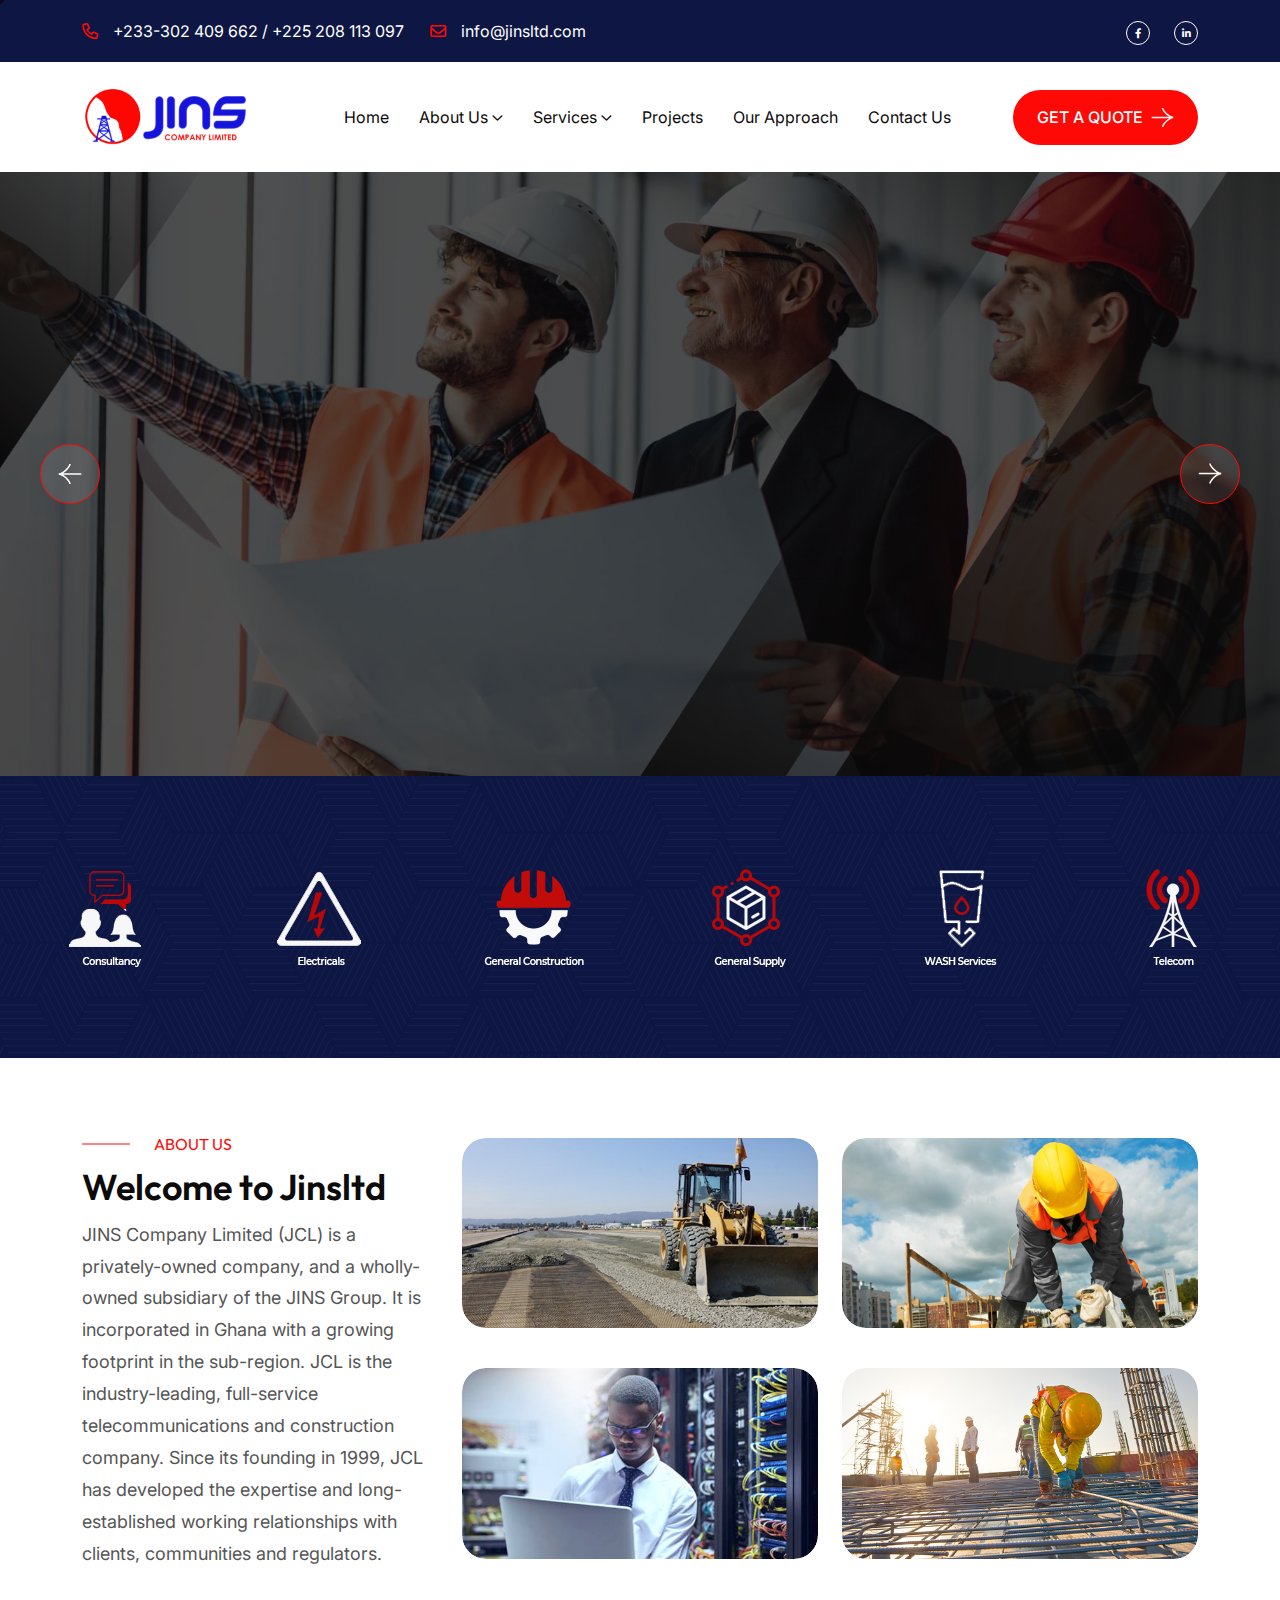
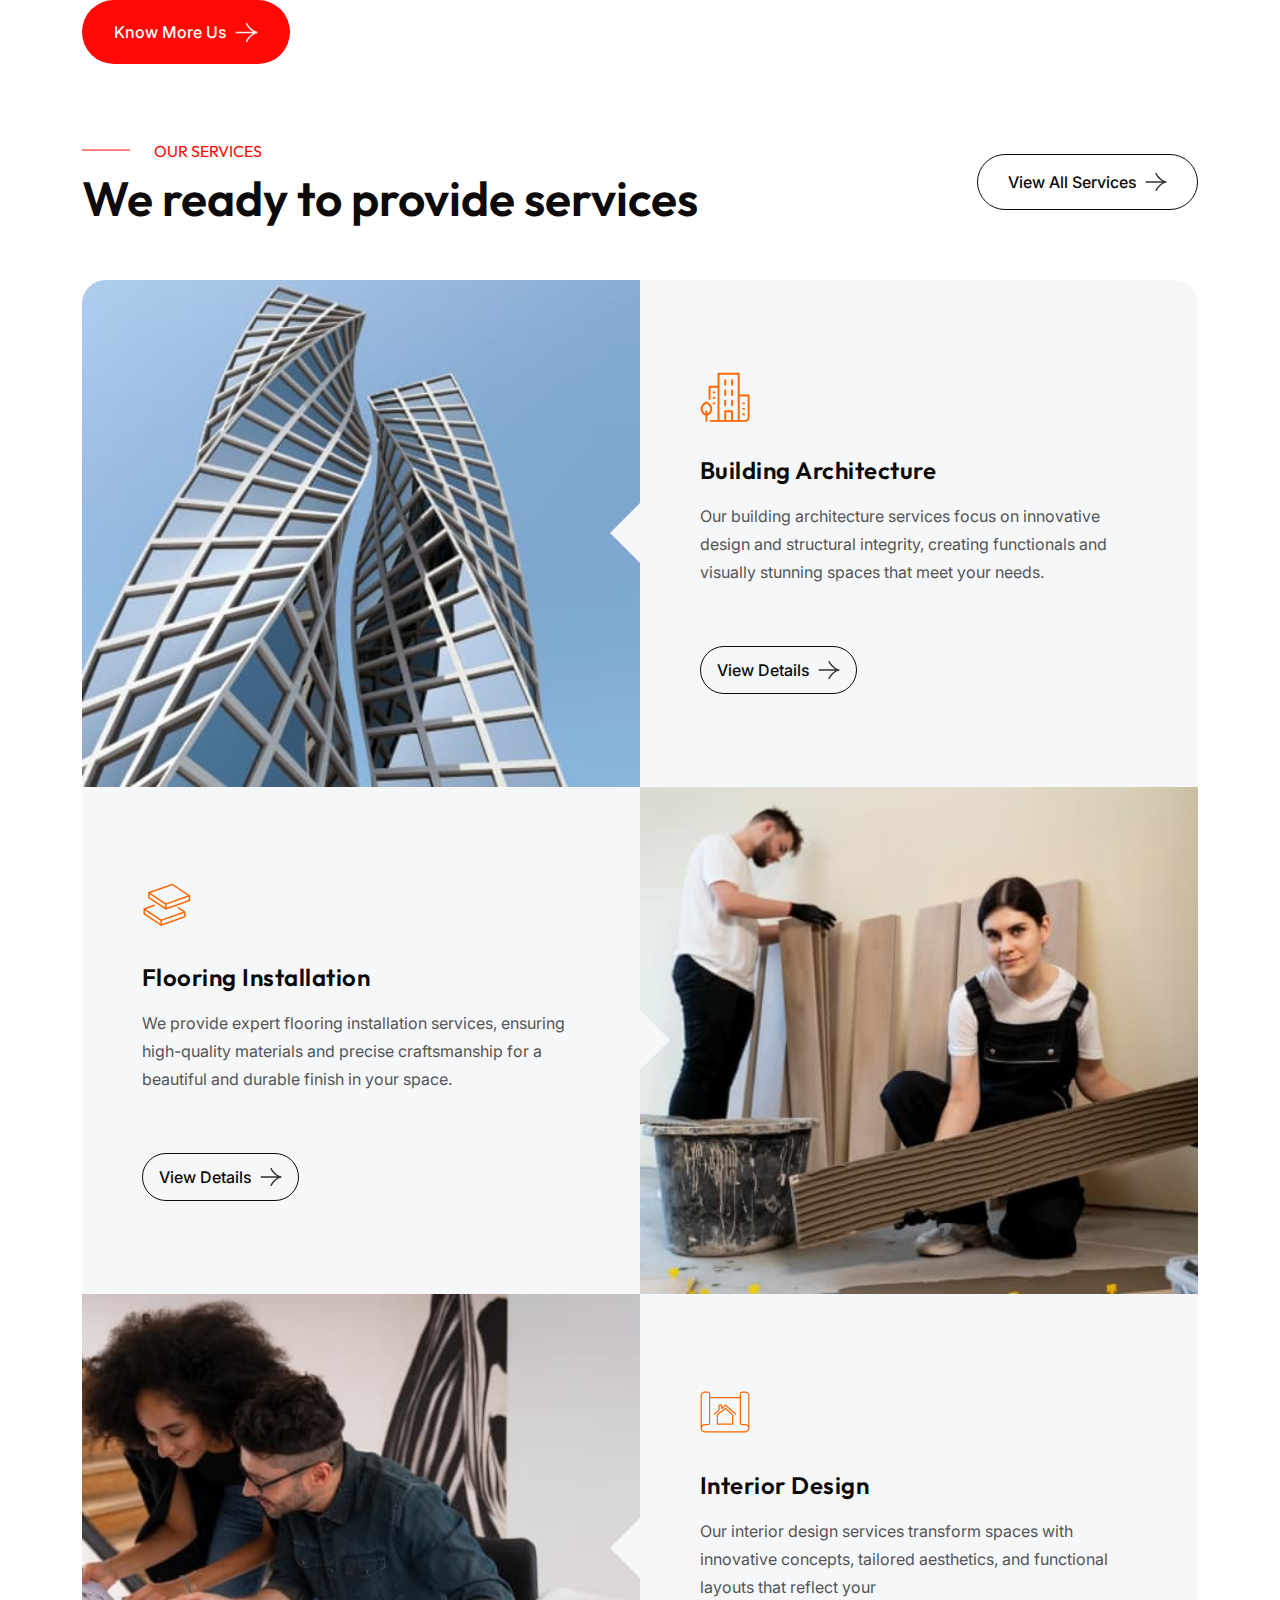
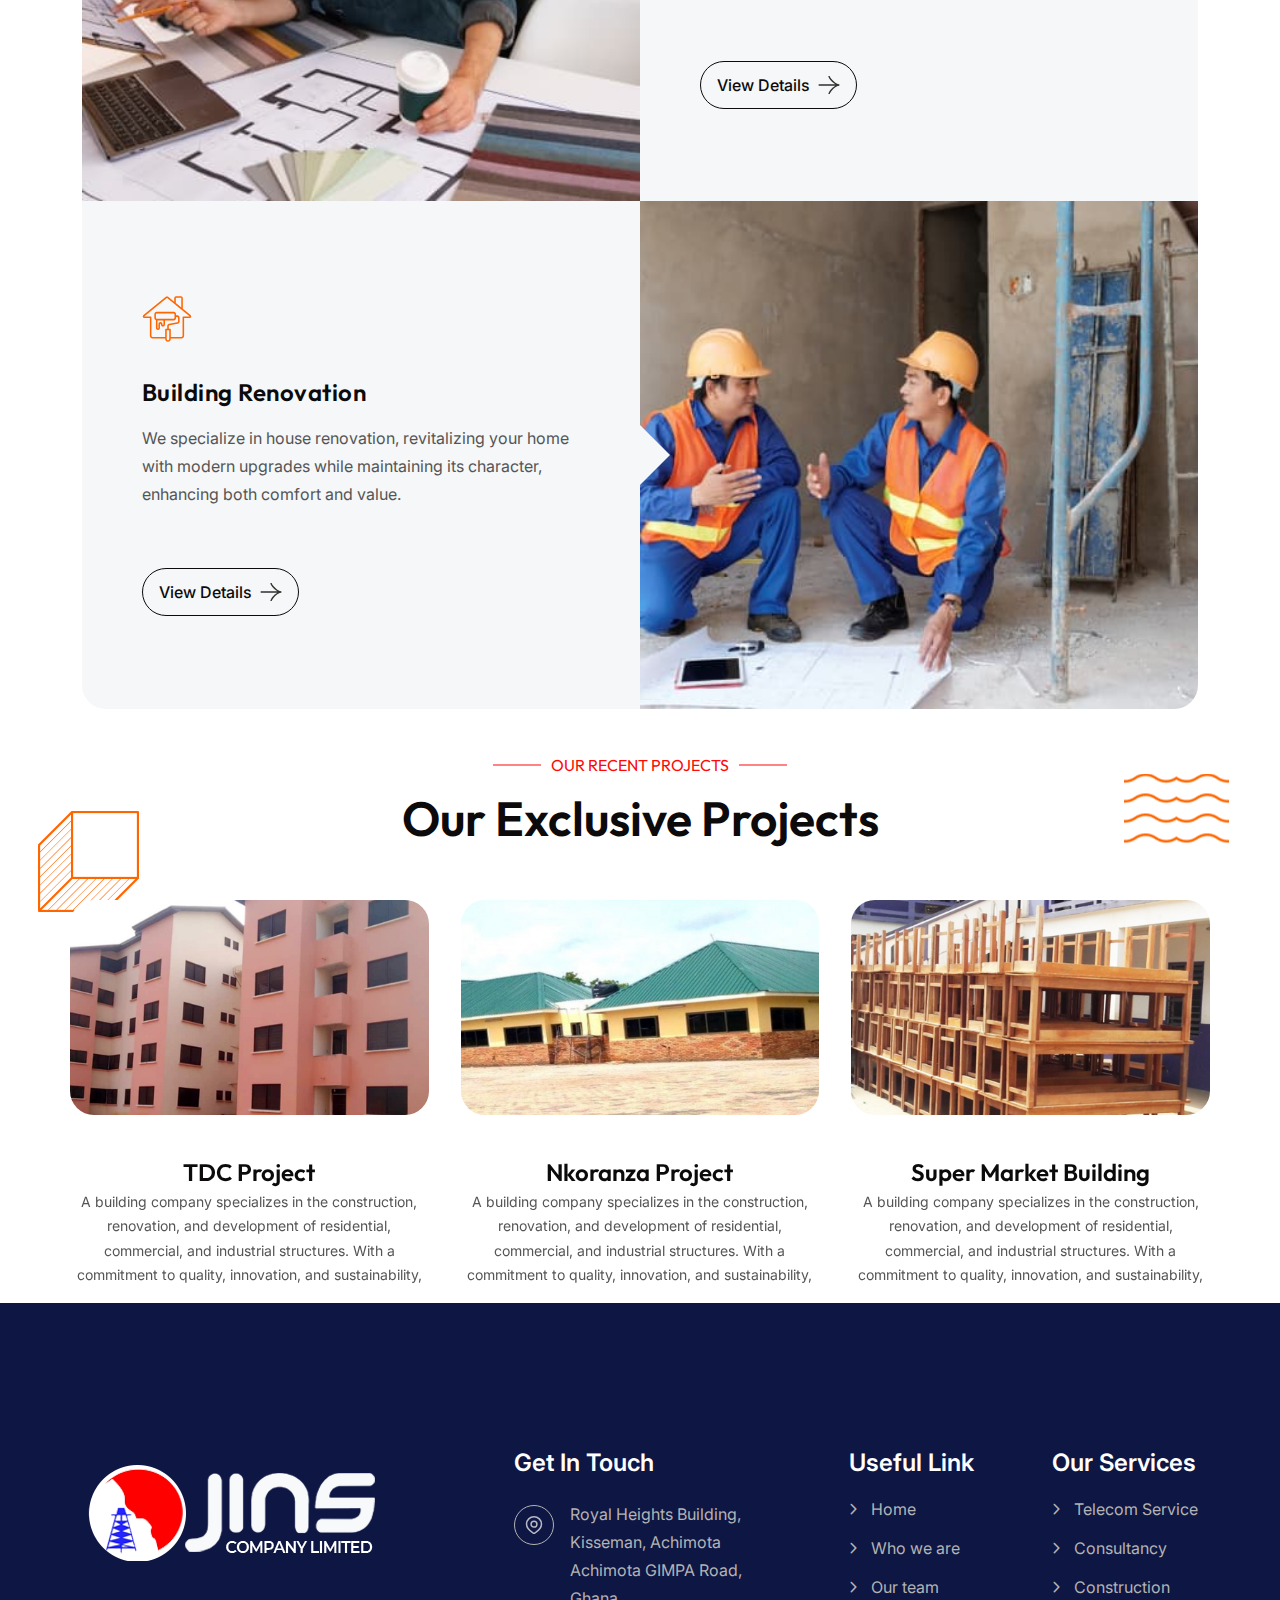
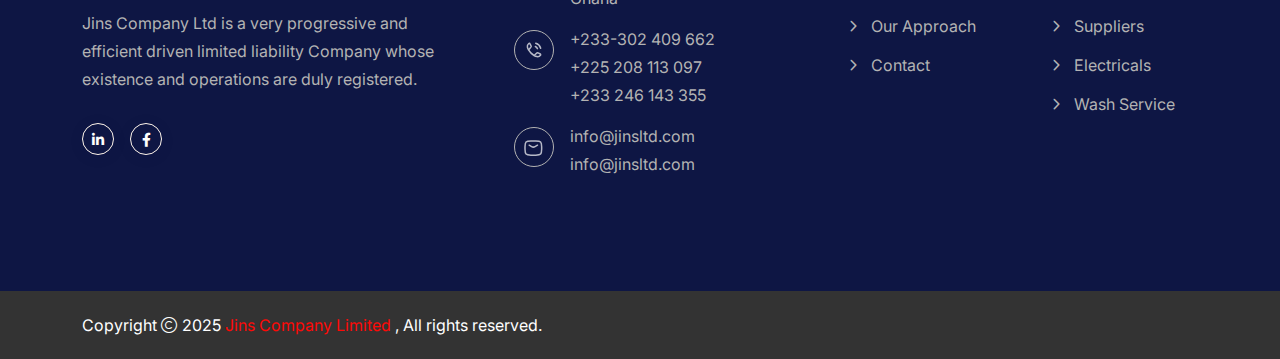
<file: index.html>
<!doctype html>
<html class="no-js" lang="zxx" dir="ltr">
    <head>
        <meta charset="utf-8">
        <meta http-equiv="x-ua-compatible" content="ie=edge">
        <title>Jins Company Limited</title>
        <meta name="author" content="Jins Ltd">
        <meta name="description" content="Jins Company Limited">
        <meta name="keywords" content="Jins Company Limited">
        <meta name="robots" content="INDEX,FOLLOW">
        <meta name="viewport" content="width=device-width,initial-scale=1,shrink-to-fit=no">
        <link rel="apple-touch-icon" sizes="57x57" href="assets/img/favicons/apple-icon-57x57.png">
        <link rel="apple-touch-icon" sizes="60x60" href="assets/img/favicons/apple-icon-60x60.png">
        <link rel="apple-touch-icon" sizes="72x72" href="assets/img/favicons/apple-icon-72x72.png">
        <link rel="apple-touch-icon" sizes="76x76" href="assets/img/favicons/apple-icon-76x76.png">
        <link rel="apple-touch-icon" sizes="114x114" href="assets/img/favicons/apple-icon-114x114.png">
        <link rel="apple-touch-icon" sizes="120x120" href="assets/img/favicons/apple-icon-120x120.png">
        <link rel="apple-touch-icon" sizes="144x144" href="assets/img/favicons/apple-icon-144x144.png">
        <link rel="apple-touch-icon" sizes="152x152" href="assets/img/favicons/apple-icon-152x152.png">
        <link rel="apple-touch-icon" sizes="180x180" href="assets/img/favicons/apple-icon-180x180.png">
        <link
            rel="icon"
            type="image/png"
            sizes="192x192"
            href="assets/img/logo.png"
        >
        <link
            rel="icon"
            type="image/png"
            sizes="32x32"
            href="assets/img/logo.png"
        >
        <link
            rel="icon"
            type="image/png"
            sizes="96x96"
            href="assets/img/logo.png"
        >
        <link
            rel="icon"
            type="image/png"
            sizes="16x16"
            href="assets/img/logo.png"
        >
        <!-- <link rel="manifest" href="assets/img/favicons/manifest.json"> -->
        <meta name="msapplication-TileColor" content="#ffffff">
        <meta name="msapplication-TileImage" content="assets/img/favicons/ms-icon-144x144.png">
        <meta name="theme-color" content="#ffffff">
        <link rel="preconnect" href="https://fonts.googleapis.com/">
        <link rel="preconnect" href="https://fonts.gstatic.com/" crossorigin>
        <link href="https://fonts.googleapis.com/css2?family=Inter:wght@100..900&amp;family=Outfit:wght@100..900&amp;display=swap" rel="stylesheet">
        <link rel="stylesheet" href="assets/css/bootstrap.min.css">
        <link rel="stylesheet" href="assets/css/fontawesome.min.css">
        <link rel="stylesheet" href="assets/css/app.min.css">
        <link rel="stylesheet" href="assets/css/style.css">
    </head>
    <body class="">
        <div class="cursor-follower"></div>
        <!--  -->
        <div class="preloader">
            <div class="preloader-inner">
                <div class="mb-4">
                    <img src="assets/img/logo.png" alt="img">
                </div>
            </div>
        </div>
        <div class="th-menu-wrapper onepage-nav">
            <div class="th-menu-area text-center">
                <button class="th-menu-toggle">
                    <i class="fal fa-times"></i>
                </button>
                <div class="mobile-logo">
                    <a href="index.html">
                        <img src="assets/img/footer_logo.png" alt="Jins Ltd">
                    </a>
                </div>
                <div class="th-mobile-menu allow-natural-scroll">
                    <ul>
                        <li>
                            <a href="index.html">Home</a>
                        </li>
                        <li class="menu-item-has-children">
                            <a href="">About Us</a>
                            <ul class="sub-menu">
                                <li>
                                    <a href="/about.html">Who We Are</a>
                                </li>
                                <li>
                                    <a href="/team.html">Our Team</a>
                                </li>
                            </ul>
                        </li>
                        <li class="menu-item-has-children">
                            <a href="service.html">Services</a>
                            <ul class="sub-menu">
                                <li>
                                    <a href="/telecom-service.html">Telecoms</a>
                                </li>
                                <li>
                                    <a href="/general-construction.html">General Construction</a>
                                </li>
                                <li>
                                    <a href="/general-supplies.html">General Supply</a>
                                </li>
                                <li>
                                    <a href="/electricals.html"> Electricals</a>
                                </li>
                                <li>
                                    <a href="/wash-services.html">Wash Services</a>
                                </li>
                                <li>
                                    <a href="/consultancy.html">Consultancy</a>
                                </li>
                            </ul>
                        </li>
                        <li>
                            <a href="project.html">Projects</a>
                        </li>
                        <li>
                            <a href="our-approach.html">Our Approach</a>
                        </li>
                        <li>
                            <a href="contact.html">Contact Us</a>
                        </li>
                    </ul>
                </div>
            </div>
        </div>
        <header class="th-header header-layout6">
            <div class="header-top">
                <div class="container">
                    <div class="row justify-content-center justify-content-lg-between align-items-center gy-2">
                        <div class="col-auto d-none d-lg-block">
                            <div class="header-links">
                                <ul>
                                    <li>
                                        <i class="far fa-phone"></i>
                                        <a href="tel:+01234567890">+233-302 409 662 / +225 208 113 097</a>
                                    </li>
                                    <li>
                                        <i class="far fa-envelope"></i>
                                        <a href="mailto:info@jinsltd.com">info@jinsltd.com</a>
                                    </li>
                                </ul>
                            </div>
                        </div>
                        <div class="col-auto">
                            <div class="social-links">
                                <a href="https://www.facebook.com/">
                                    <i class="fab fa-facebook-f"></i>
                                </a>
                                <a href="https://www.linkedin.com/">
                                    <i class="fab fa-linkedin-in"></i>
                                </a>
                            </div>
                        </div>
                    </div>
                </div>
            </div>
            <div class="sticky-wrapper">
                <div class="container">
                    <div class="menu-area">
                        <div class="row align-items-center justify-content-between">
                            <div class="col-auto">
                                <div class="header-logo">
                                    <a href="index.html">
                                        <img src="/assets/img/logo.png" alt="Jins Ltd">
                                    </a>
                                </div>
                            </div>
                            <div class="col-auto">
                                <nav class="main-menu d-none d-lg-inline-block">
                                    <ul>
                                        <li>
                                            <a href="index.html">Home</a>
                                        </li>
                                        <li class="menu-item-has-children">
                                            <a href="">About Us</a>
                                            <ul class="sub-menu">
                                                <li>
                                                    <a href="/about.html">Who We Are</a>
                                                </li>
                                                <li>
                                                    <a href="/team.html">Our Team</a>
                                                </li>
                                            </ul>
                                        </li>
                                        <li class="menu-item-has-children">
                                            <a href="service.html">Services</a>
                                            <ul class="sub-menu">
                                                <li>
                                                    <a href="/telecom-service.html">Telecom</a>
                                                </li>
                                                <li>
                                                    <a href="/general-construction.html">General Construction</a>
                                                </li>
                                                <li>
                                                    <a href="/general-supplies.html">General Supply</a>
                                                </li>
                                                <li>
                                                    <a href="/electricals.html"> Electricals</a>
                                                </li>
                                                <li>
                                                    <a href="/wash-services.html">Wash Services</a>
                                                </li>
                                                <li>
                                                    <a href="/consultancy.html">Consultancy</a>
                                                </li>
                                            </ul>
                                        </li>
                                        <li>
                                            <a href="our-approach.html">Projects</a>
                                        </li>
                                        <li>
                                            <a href="our-approach.html">Our Approach</a>
                                        </li>
                                        <li>
                                            <a href="contact.html">Contact Us</a>
                                        </li>
                                    </ul>
                                </nav>
                                <div class="header-button d-flex d-lg-none">
                                    <button type="button" class="th-menu-toggle sidebar-btn">
                                        <span class="line"></span>
                                        <span class="line"></span>
                                        <span class="line"></span>
                                    </button>
                                </div>
                            </div>
                            <div class="col-auto d-none d-xl-block">
                                <div class="header-button">
                                    <a href="contact.html" class="th-btn style4 th-btn-icon">GET A QUOTE</a>
                                </div>
                            </div>
                        </div>
                    </div>
                </div>
            </div>
        </header>
        <div class="th-hero-wrapper hero-13" id="hero">
            <div class="slider-area hero-slider13">
                <div class="swiper th-slider" id="heroSlide13" data-slider-options='{"effect":"fade"}'>
                    <div class="swiper-wrapper">
                        <div class="swiper-slide">
                            <div
                                class="th-hero-bg"
                                data-bg-src="/assets/img/hero/hero_bg_13_1.jpg"
                                data-overlay="title"
                                data-opacity="7"
                            >
                                <img src="/assets/img/hero/hero_bg_overlay13_1.png" alt="img">
                            </div>
                            <div class="container">
                                <div class="hero-style13 text-center">
                                    <h4 class="hero-subtitle" data-ani="slideinup" data-ani-delay="0.2s">Welcome to Jins Ltd</h4>
                                    <h1 class="hero-title text-white">
                                        <span class="title" data-ani="slideinup" data-ani-delay="0.3s">We Construction Your</span>
                                        <span class="title" data-ani="slideinup" data-ani-delay="0.4s">
                                            Modern
                                            <span class="text-theme">Home</span>
                                        </span>
                                    </h1>
                                    <div class="btn-wrap justify-content-center" data-ani="slideinup" data-ani-delay="0.6s">
                                        <a href="contact.html" class="th-btn style4 th-btn-icon">Request A Quote</a>
                                    </div>
                                </div>
                            </div>
                        </div>
                        <div class="swiper-slide">
                            <div
                                class="th-hero-bg"
                                data-bg-src="/assets/img/hero/hero_bg_network.jpg"
                                data-overlay="title"
                                data-opacity="7"
                            >
                                <!-- <img src="assets/img/hero/hero_bg_overlay13_1.png" alt="img"> --></div>
                            <div class="container">
                                <div class="hero-style13 text-center">
                                    <h4 class="hero-subtitle" data-ani="slideinup" data-ani-delay="0.2s">Welcome to Jins Ltd</h4>
                                    <h1 class="hero-title text-white">
                                        <span class="title" data-ani="slideinup" data-ani-delay="0.3s">We Provide</span>
                                        <span class="title" data-ani="slideinup" data-ani-delay="0.4s">
                                            Telecom
                                            <span class="text-theme">solutions</span>
                                        </span>
                                    </h1>
                                    <div class="btn-wrap justify-content-center" data-ani="slideinup" data-ani-delay="0.6s">
                                        <a href="contact.html" class="th-btn style4 th-btn-icon">Request A Quote</a>
                                    </div>
                                </div>
                            </div>
                        </div>
                        <div class="swiper-slide">
                            <div
                                class="th-hero-bg"
                                data-bg-src="assets/img/hero/hero_bg_13_3.jpg"
                                data-overlay="title"
                                data-opacity="7"
                            >
                                <img src="assets/img/hero/hero_bg_overlay13_1.png" alt="img">
                            </div>
                            <div class="container">
                                <div class="hero-style13 text-center">
                                    <h4 class="hero-subtitle" data-ani="slideinup" data-ani-delay="0.2s">Don’t Missed Out</h4>
                                    <h1 class="hero-title text-white">
                                        <span class="title" data-ani="slideinup" data-ani-delay="0.3s">Your One Stop</span>
                                        <span class="title" data-ani="slideinup" data-ani-delay="0.4s">
                                            Electricals
                                            <span class="text-theme">Supplier</span>
                                        </span>
                                    </h1>
                                    <div class="btn-wrap justify-content-center" data-ani="slideinup" data-ani-delay="0.6s">
                                        <a href="contact.html" class="th-btn style4 th-btn-icon">Request A Quote</a>
                                    </div>
                                </div>
                            </div>
                        </div>
                    </div>
                    <div class="slider-arrow slider-prev">
                        <img src="assets/img/icon/arrow-left.svg" alt="icon">
                    </div>
                    <div class="slider-arrow slider-next">
                        <img src="assets/img/icon/arrow-right.svg" alt="icon">
                    </div>
                </div>
            </div>
        </div>
        <div class="client-area-4 space bg-blue overflow-hidden" data-bg-src="assets/img/bg/award-bg-1-1.png">
            <div class="container-fluid">
                <div class="swiper th-slider has-shadow client-slider7" id="clientSlider7" data-slider-options='{"breakpoints":{"0":{"slidesPerView":2},"576":{"slidesPerView":"3"},"768":{"slidesPerView":"4"},"992":{"slidesPerView":"5"},"1200":{"slidesPerView":"6"}}}'>
                    <div class="swiper-wrapper">
                        <div class="swiper-slide">
                            <a href="#" class="client-card">
                                <img src="assets/img/home-service-icon/consultancy_icon.png" alt="Image">
                            </a>
                        </div>
                        <div class="swiper-slide">
                            <a href="#" class="client-card">
                                <img src="assets/img/home-service-icon/electricals_icon.png" alt="Image">
                            </a>
                        </div>
                        <div class="swiper-slide">
                            <a href="#" class="client-card">
                                <img src="assets/img/home-service-icon/general_construction_icon.png" alt="Image">
                            </a>
                        </div>
                        <div class="swiper-slide">
                            <a href="#" class="client-card">
                                <img src="assets/img/home-service-icon/general_supply_icon.png" alt="Image">
                            </a>
                        </div>
                        <div class="swiper-slide">
                            <a href="#" class="client-card">
                                <img src="assets/img/home-service-icon/wash_services_icon.png" alt="Image">
                            </a>
                        </div>
                        <div class="swiper-slide">
                            <a href="#" class="client-card">
                                <img src="assets/img/home-service-icon/Telecom_icon.png" alt="Image">
                            </a>
                        </div>
                               
                    </div>
                </div>
            </div>
        </div>
        <div class="about-area-13 space-top overflow-hidden">
            <div class="container">
                <div class="row gy-40">
                    <div class="col-xl-4 col-lg-6">
                        <div class="about-wrap13-2">
                            <div class="title-area mb-20">
                                <span class="sub-title2">ABOUT US</span>
                                <h3 class="sec-title">Welcome to Jinsltd</h3>
                                <p class="sec-text">
                                    JINS Company Limited (JCL) is a privately-owned company, and a wholly-owned subsidiary of the JINS Group. It is incorporated in Ghana with a growing footprint in the sub-region. JCL is the industry-leading, full-service telecommunications and construction company. Since its founding in 1999, JCL has developed the expertise and long-established working relationships with clients, communities and regulators.
                                </p>
                            </div>
                            <!-- <div class="checklist style2">
                                <ul>
                                    <li>
                                        <img src="assets/img/icon/checkmark.svg" alt="img">
                                        Advanced Building Materials
                                    </li>
                                    <li>
                                        <img src="assets/img/icon/checkmark.svg" alt="img">
                                        100% Satisfaction guarantee
                                    </li>
                                    <li>
                                        <img src="assets/img/icon/checkmark.svg" alt="img">
                                        Prefabrication & Modular Construction
                                    </li>
                                </ul>
                            </div> -->
                            <div class="btn-wrap mt-30">
                                <a href="about.html" class="th-btn style4 th-btn-icon">Know More Us</a>
                            </div>
                        </div>
                    </div>
                    <div class="col-xl-4">
                        <div class="about-thumb13">
                            <div class="img1">
                                <img
                                    class="w-100"
                                    src="assets/img/home_service/service_1.jpg"
                                    alt="img"
                                    width="565"
                                    height="300"
                                >
                            </div>
                        </div>
                        <div class="about-wrap13-1">
                            <ul class="about-info-list">
                                <!-- <li>
                                    <h4 class="box-title">Faster Project Completion</h4>
                                </li> --></ul>
                        </div>
                        <div class="about-thumb13">
                            <div class="img1">
                                <img
                                    class="w-100"
                                    src="assets/img/home_service/service_2.jpg"
                                    alt="img"
                                    width="565"
                                    height="300"
                                >
                            </div>
                        </div>
                        <div class="about-wrap13-1">
                            <ul class="about-info-list">
                                <!-- <li>
                                    <h4 class="box-title">Faster Project Completion</h4>
                                </li> --></ul>
                        </div>
                    </div>
                    <div class="col-xl-4">
                        <div class="about-thumb13">
                            <div class="img1">
                                <img
                                    class="w-100"
                                    src="assets/img/home_service/service_3.jpg"
                                    alt="img"
                                    width="565"
                                    height="300"
                                >
                            </div>
                        </div>
                        <div class="about-wrap13-1">
                            <ul class="about-info-list">
                                <!-- <li>
                                    <h4 class="box-title">Faster Project Completion</h4>
                                </li> --></ul>
                        </div>
                        <div class="about-thumb13">
                            <div class="img1">
                                <img
                                    class="w-100"
                                    src="assets/img/home_service/service_4.jpg"
                                    alt="img"
                                    width="565"
                                    height="300"
                                >
                            </div>
                        </div>
                        <div class="about-wrap13-1">
                            <ul class="about-info-list">
                                <!-- <li>
                                    <h4 class="box-title">Faster Project Completion</h4>
                                </li> --></ul>
                        </div>
                    </div>
                </div>
            </div>
        </div>
        <section class="space-top overflow-hidden" id="service-sec">
            <div class="container">
                <div class="row justify-content-between align-items-center">
                    <div class="col-xxl-6 col-lg-8">
                        <div class="title-area">
                            <span class="sub-title2">Our Services</span>
                            <h2 class="sec-title">We ready to provide services</h2>
                        </div>
                    </div>
                    <div class="col-auto">
                        <div class="sec-btn">
                            <a href="service.html" class="th-btn style-border2 th-btn-icon">View All Services</a>
                        </div>
                    </div>
                </div>
                <div class="property-card-wrap10">
                    <div class="property-card8">
                        <div class="property-card-thumb img-shine">
                            <img src="assets/img/property/property10-1.jpg" alt="img">
                        </div>
                        <div class="property-card-details">
                            <div class="box-icon">
                                <img src="assets/img/icon/property-single-icon10-1.svg" alt="img">
                            </div>
                            <h4 class="property-card-title">
                                <a href="service-details.html">Building Architecture</a>
                            </h4>
                            <p class="property-card-text">Our building architecture services focus on innovative design and structural integrity, creating functionals and visually stunning spaces that meet your needs.</p>
                            <div class="btn-wrap">
                                <a href="service-details.html" class="th-btn style-border2 th-btn-icon">View Details</a>
                            </div>
                        </div>
                    </div>
                    <div class="property-card8">
                        <div class="property-card-thumb img-shine">
                            <img src="assets/img/property/property10-2.jpg" alt="img">
                        </div>
                        <div class="property-card-details">
                            <div class="box-icon">
                                <img src="assets/img/icon/property-single-icon10-2.svg" alt="img">
                            </div>
                            <h4 class="property-card-title">
                                <a href="service-details.html">Flooring Installation</a>
                            </h4>
                            <p class="property-card-text">We provide expert flooring installation services, ensuring high-quality materials and precise craftsmanship for a beautiful and durable finish in your space.</p>
                            <div class="btn-wrap">
                                <a href="service-details.html" class="th-btn style-border2 th-btn-icon">View Details</a>
                            </div>
                        </div>
                    </div>
                    <div class="property-card8">
                        <div class="property-card-thumb img-shine">
                            <img src="assets/img/property/property10-3.jpg" alt="img">
                        </div>
                        <div class="property-card-details">
                            <div class="box-icon">
                                <img src="assets/img/icon/property-single-icon10-3.svg" alt="img">
                            </div>
                            <h4 class="property-card-title">
                                <a href="service-details.html">Interior Design</a>
                            </h4>
                            <p class="property-card-text">Our interior design services transform spaces with innovative concepts, tailored aesthetics, and functional layouts that reflect your</p>
                            <div class="btn-wrap">
                                <a href="service-details.html" class="th-btn style-border2 th-btn-icon">View Details</a>
                            </div>
                        </div>
                    </div>
                    <div class="property-card8">
                        <div class="property-card-thumb img-shine">
                            <img src="assets/img/property/property10-4.jpg" alt="img">
                        </div>
                        <div class="property-card-details">
                            <div class="box-icon">
                                <img src="assets/img/icon/property-single-icon10-4.svg" alt="img">
                            </div>
                            <h4 class="property-card-title">
                                <a href="service-details.html">Building Renovation</a>
                            </h4>
                            <p class="property-card-text">We specialize in house renovation, revitalizing your home with modern upgrades while maintaining its character, enhancing both comfort and value.</p>
                            <div class="btn-wrap">
                                <a href="service-details.html" class="th-btn style-border2 th-btn-icon">View Details</a>
                            </div>
                        </div>
                    </div>
                </div>
            </div>
        </section>
        <section class="overflow-hidden mt-50 mb-20">
            <div
                class="sec-bg-shape2-2 wave-anim shape-mockup d-xl-block d-none"
                data-bg-src="assets/img/shape/section_shape_2_2.jpg"
                data-top="3%"
                data-right="4%"
            ></div>
            <div class="sec-bg-shape2-3 jump shape-mockup d-xl-block d-none" data-top="10%" data-left="3%">
                <img src="assets/img/shape/section_shape_2_3.jpg" alt="img">
            </div>
            <div class="container">
                <div class="row justify-content-center align-items-center">
                    <div class="col-xxl-6 col-lg-8">
                        <div class="title-area text-center">
                            <span class="sub-title3 justify-content-center">our recent projects</span>
                            <h2 class="sec-title">Our Exclusive Projects</h2>
                        </div>
                    </div>
                </div>
            </div>
            <div class="container p-lg-0">
                <div class="slider-area project-slider4-1 slider-drag-wrap">
       <div class="swiper th-slider" data-slider-options='{"breakpoints":{"0":{"slidesPerView":1},"576":{"slidesPerView":"1"},"768":{"slidesPerView":"2"},"992":{"slidesPerView":"3"},"1200":{"slidesPerView":"3"},"1500":{"slidesPerView":"3"}},"spaceBetween":"32","grabCursor":"true","slideToClickedSlide":"false"}'>
        
        
  <!-- <div class="swiper th-slider" data-slider-options='{"breakpoints":{"0":{"slidesPerView":1},"576":{"slidesPerView":1},"768":{"slidesPerView":2,"spaceBetween":32},"1200":{"slidesPerView":3,"spaceBetween":32},"1500":{"slidesPerView":3,"spaceBetween":32}},"grabCursor":"true","slideToClickedSlide":"true","centeredSlides":"false"}'></div> -->
        
        
        <div class="swiper-wrapper">
            <div class="swiper-slide">
                <div class="portfolio-card style4">
                    <div class="portfolio-img">
                        <img src="assets/img/home_project/tdc_project.jpg" alt="project image">
                    </div>
                    <div class="portfolio-content">
                        <h3 class="portfolio-title">
                            <a href="project.html">TDC Project</a>
                        </h3>
                        <p class="portfolio-text">A building company specializes in the construction, renovation, and development of residential, commercial, and industrial structures. With a commitment to quality, innovation, and sustainability,</p>
                    </div>
                </div>
            </div>
            <div class="swiper-slide">
                <div class="portfolio-card style4">
                    <div class="portfolio-img">
                        <img src="assets/img/home_project/nkoranza_project.jpg" alt="project image">
                    </div>
                    <div class="portfolio-content">
                        <h3 class="portfolio-title">
                            <a href="project.html">Nkoranza Project</a>
                        </h3>
                        <p class="portfolio-text">A building company specializes in the construction, renovation, and development of residential, commercial, and industrial structures. With a commitment to quality, innovation, and sustainability,</p>
                    </div>
                </div>
            </div>
            <div class="swiper-slide">
                <div class="portfolio-card style4">
                    <div class="portfolio-img">
                        <img src="assets/img/home_project/chairs_project.jpg" alt="project image">
                    </div>
                    <div class="portfolio-content">
                        <h3 class="portfolio-title">
                            <a href="project.html">Super Market Building</a>
                        </h3>
                        <p class="portfolio-text">A building company specializes in the construction, renovation, and development of residential, commercial, and industrial structures. With a commitment to quality, innovation, and sustainability,</p>
                    </div>
                </div>
            </div>
            <div class="swiper-slide">
                <div class="portfolio-card style4">
                    <div class="portfolio-img">
                        <img src="assets/img/home_project/molg_project.jpg" alt="project image">
                    </div>
                    <div class="portfolio-content">
                        <h3 class="portfolio-title">
                            <a href="project.html">Molg Project</a>
                        </h3>
                        <p class="portfolio-text">A building company specializes in the construction, renovation, and development of residential, commercial, and industrial structures. With a commitment to quality, innovation, and sustainability,</p>
                    </div>
                </div>
            </div>
        </div>
        <!-- <div class="slider-pagination style3"></div> -->
    </div>
</div>
            </div>
        </section>
        <footer class="footer-wrapper footer-default bg-blue">
            <div class="container">
                <div class="footer-wrap" style="padding-top: 30px;">
                    <div class="widget-area">
                        <div class="row justify-content-between">
                            <div class="col-md-6 col-xl-4">
                                <div class="widget footer-widget">
                                    <div class="th-widget-about">
                                        <div class="about-logo">
                                            <a href="index.html">
                                                <img src="assets/img/footer_logo.png" alt="Jins Ltd">
                                            </a>
                                        </div>
                                        <p class="about-text">
                                            Jins Company Ltd is a very progressive and efficient driven
                                      limited liability Company  whose existence and operations are duly registered.
                                        </p>
                                        <div class="th-social style5">
                                            <a href="https://www.linkedin.com/">
                                                <i class="fab fa-linkedin-in"></i>
                                            </a>
                                            <a href="https://www.linkedin.com/">
                                                <i class="fab fa-facebook-f"></i>
                                            </a>
                                        </div>
                                    </div>
                                </div>
                            </div>
                            <div class="col-md-6 col-xl-auto">
                                <div class="widget footer-widget">
                                    <h3 class="widget_title">Get In Touch</h3>
                                    <div class="th-widget-contact">
                                        <div class="info-box_text">
                                            <div class="icon">
                                                <img src="assets/img/icon/location-dot.svg" alt="img">
                                            </div>
                                            <div class="details">
                                                <p>Royal Heights Building, Kisseman, Achimota</p>
                                                <p>Achimota GIMPA Road, Ghana</p>
                                            </div>
                                        </div>
                                        <div class="info-box_text">
                                            <div class="icon">
                                                <img src="assets/img/icon/phone.svg" alt="img">
                                            </div>
                                            <div class="details">
                                                <p>
                                                    <a href="tel:+0123456789" class="info-box_link">+233-302 409 662</a>
                                                </p>
                                                <p>
                                                    <a href="tel:+09876543210" class="info-box_link">+225 208 113 097</a>
                                                </p>
                                                <p>
                                                    <a href="tel:+09876543210" class="info-box_link">+233 246 143 355</a>
                                                </p>
                                            </div>
                                        </div>
                                        <div class="info-box_text">
                                            <div class="icon">
                                                <img src="assets/img/icon/envelope.svg" alt="img">
                                            </div>
                                            <div class="details">
                                                <p>
                                                    <a href="mailto:info@jinsltd.com" class="info-box_link">
                                                        info@jinsltd.com
                                                    </a>
                                                </p>
                                                <p>
                                                    <a href="mailto:info@jinsltd.com" class="info-box_link">
                                                        info@jinsltd.com
                                                    </a>
                                                </p>
                                            </div>
                                        </div>
                                    </div>
                                </div>
                            </div>
                            <div class="col-md-6 col-xl-auto">
                                <div class="widget widget_nav_menu footer-widget">
                                    <h3 class="widget_title">Useful Link</h3>
                                    <div class="menu-all-pages-container">
                                        <ul class="menu">
                                            <li>
                                                <a href="index.html">Home</a>
                                            </li>
                                            <li>
                                                <a href="about.html">Who we are</a>
                                            </li>
                                            <li>
                                                <a href="team.html">Our team</a>
                                            </li>
                                            <li>
                                                <a href="our-approach.html">Our Approach</a>
                                            </li>
                                            <li>
                                                <a href="contact.html">Contact</a>
                                            </li>
                                        </ul>
                                    </div>
                                </div>
                            </div>
                            <div class="col-md-6 col-xl-auto">
                                <div class="widget widget_nav_menu footer-widget">
                                    <h3 class="widget_title">Our Services</h3>
                                    <div class="menu-all-pages-container">
                                        <ul class="menu">
                                            <li>
                                                <a href="telecom-service.html">Telecom Service</a>
                                            </li>
                                            <li>
                                                <a href="consultancy.html">Consultancy</a>
                                            </li>
                                            <li>
                                                <a href="general-construction.html">Construction</a>
                                            </li>
                                            <li>
                                                <a href="general-supplies.html">Suppliers</a>
                                            </li>
                                            <li>
                                                <a href="electricals.html">Electricals</a>
                                            </li>
                                            <li>
                                                <a href="wash-services.html">Wash Service</a>
                                            </li>
                                        </ul>
                                    </div>
                                </div>
                            </div>
                        </div>
                    </div>
                </div>
            </div>
            <div class="copyright-wrap bg-gray">
                <div class="container">
                    <div class="row gy-2 align-items-center">
                        <div class="col-lg-6">
                            <p class="copyright-text text-white">
                                Copyright
                                <i class="fal fa-copyright"></i>
                                2025
                                <a href="index.html">Jins Company Limited</a>
                                , All rights reserved.
                            </p>
                        </div>
                        <!-- <div class="col-lg-6 text-center text-lg-end">
                            <div class="footer-links">
                                <ul>
                                    <li>
                                        <a href="contact.html">Terms of service</a>
                                    </li>
                                    <li>
                                        <a href="contact.html">Privacy policy</a>
                                    </li>
                                    <li>
                                        <a href="contact.html">Cookies</a>
                                    </li>
                                </ul>
                            </div>
                        </div> -->
                    </div>
                </div>
            </div>
        </footer>
        <div class="scroll-top">
            <svg
                class="progress-circle svg-content"
                width="100%"
                height="100%"
                viewBox="-1 -1 102 102"
            >
                <path d="M50,1 a49,49 0 0,1 0,98 a49,49 0 0,1 0,-98" style="transition: stroke-dashoffset 10ms linear 0s; stroke-dasharray: 307.919, 307.919; stroke-dashoffset: 307.919;"></path>
            </svg>
        </div>
        <script src="assets/js/vendor/jquery-3.7.1.min.js"></script>
        <script src="assets/js/app.min.js"></script>
        <script src="assets/js/main.js"></script>
    </body>
</html>
</file>
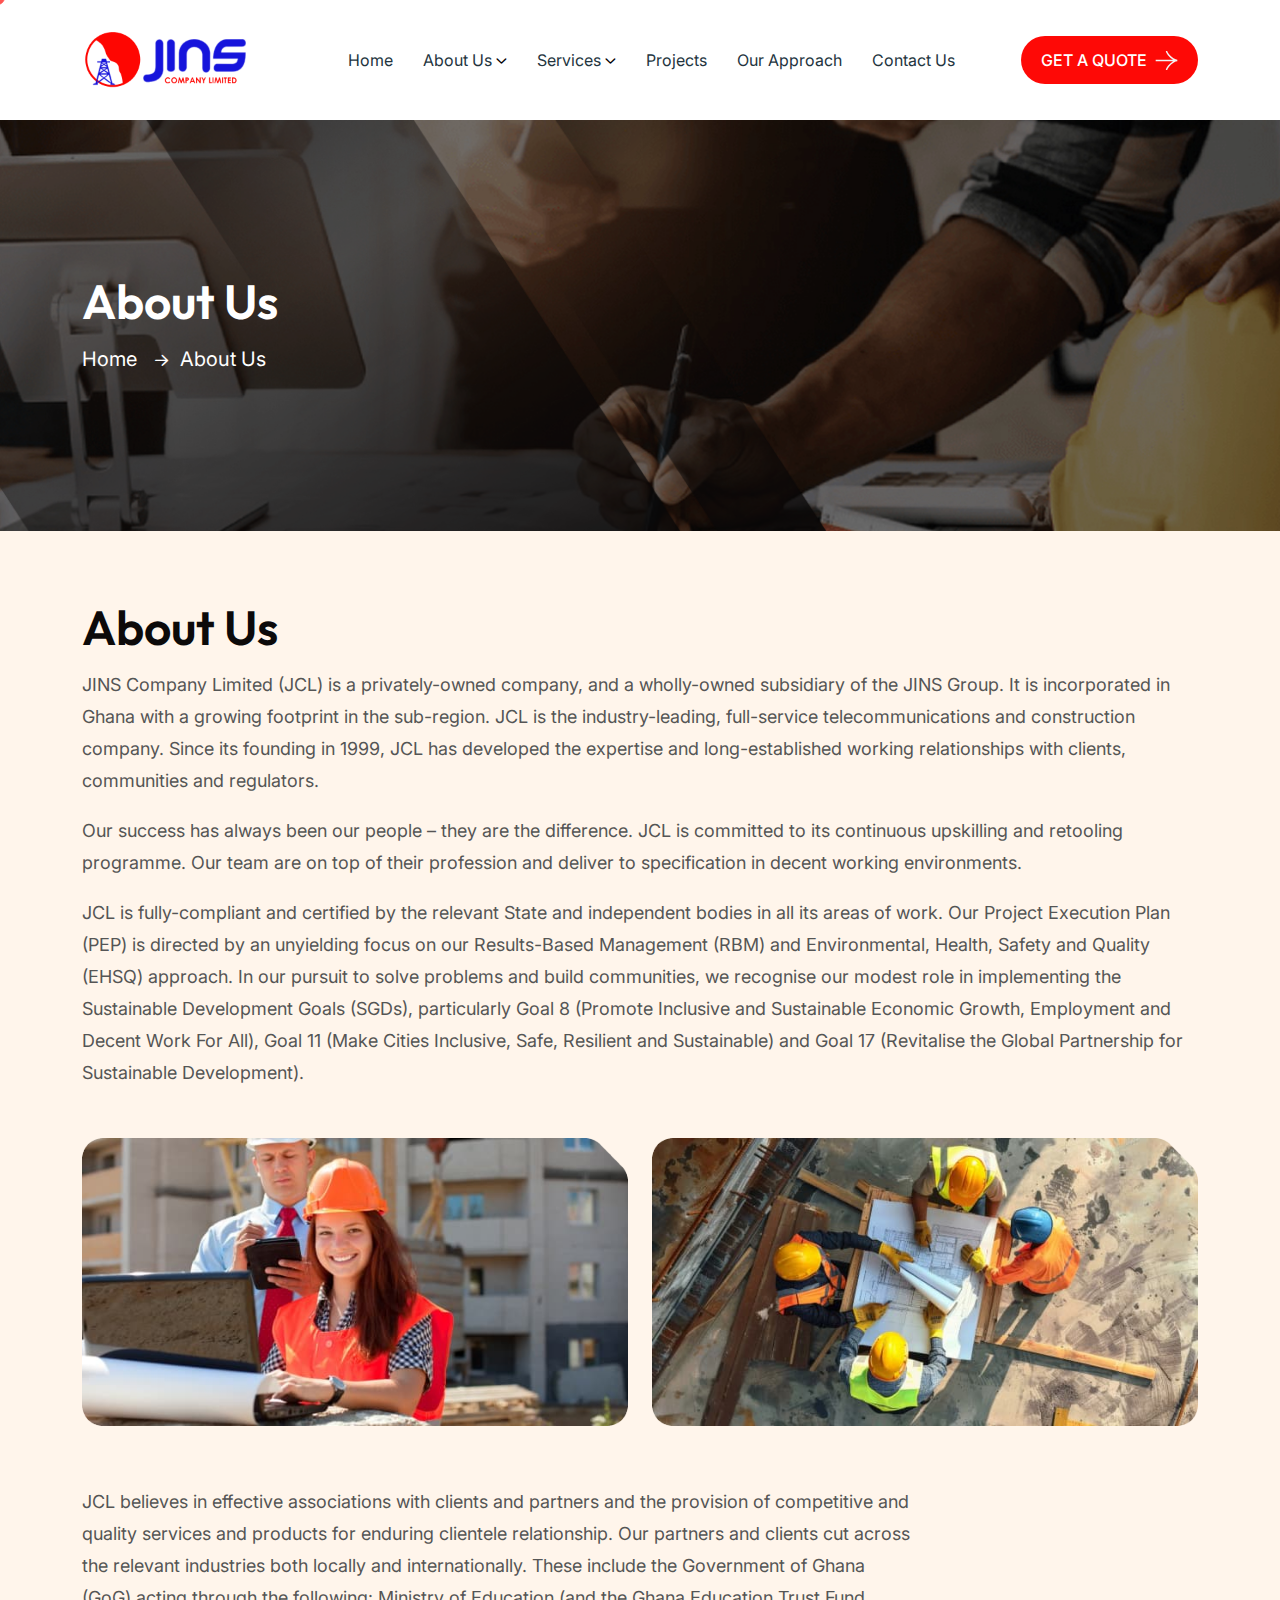
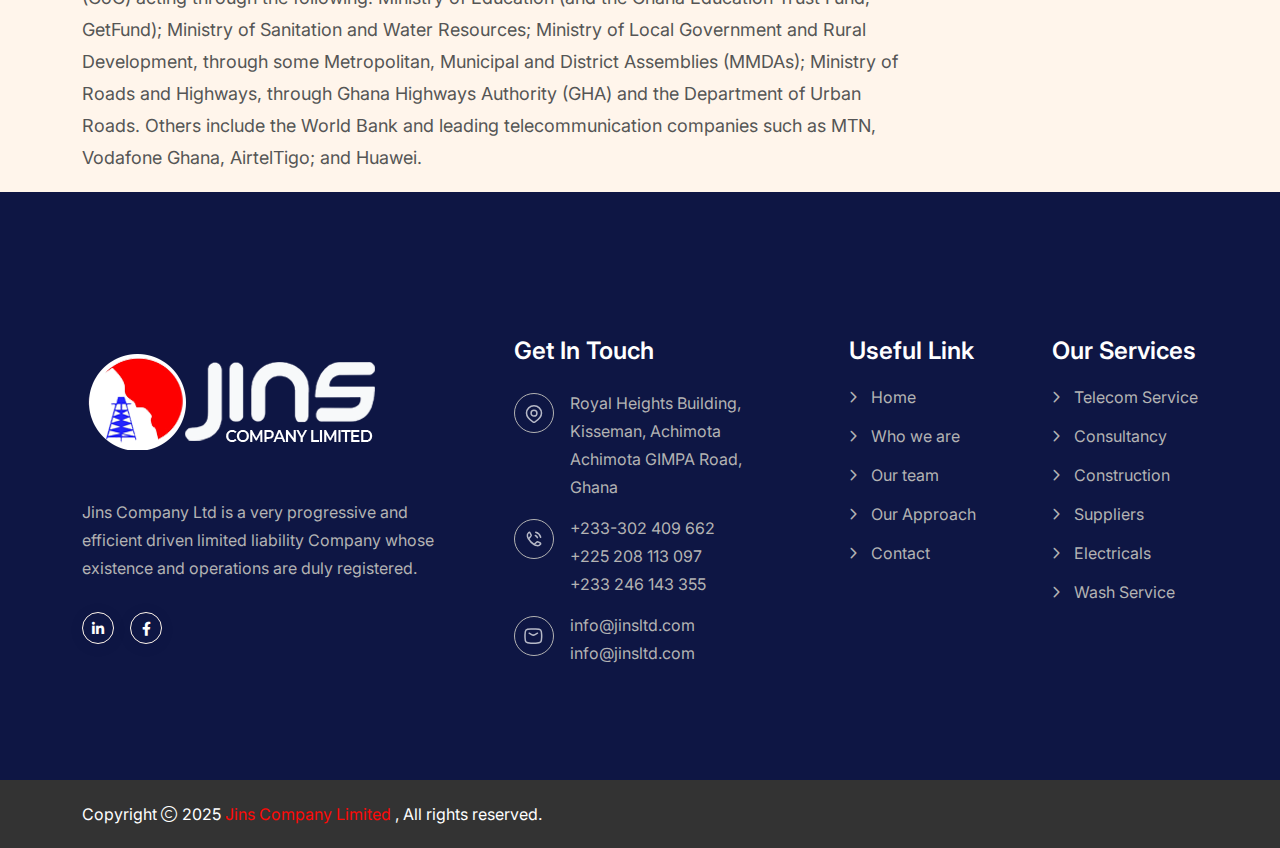
<file: about.html>
<!doctype html>
<html class="no-js" lang="zxx" dir="ltr">
      <head>
        <meta charset="utf-8">
        <meta http-equiv="x-ua-compatible" content="ie=edge">
        <title>Jins Company Limited</title>
        <meta name="author" content="Jins Ltd">
        <meta name="description" content="Jins Company Limited">
        <meta name="keywords" content="Jins Company Limited">
        <meta name="robots" content="INDEX,FOLLOW">
        <meta name="viewport" content="width=device-width,initial-scale=1,shrink-to-fit=no">
        <link rel="apple-touch-icon" sizes="57x57" href="assets/img/favicons/apple-icon-57x57.png">
        <link rel="apple-touch-icon" sizes="60x60" href="assets/img/favicons/apple-icon-60x60.png">
        <link rel="apple-touch-icon" sizes="72x72" href="assets/img/favicons/apple-icon-72x72.png">
        <link rel="apple-touch-icon" sizes="76x76" href="assets/img/favicons/apple-icon-76x76.png">
        <link rel="apple-touch-icon" sizes="114x114" href="assets/img/favicons/apple-icon-114x114.png">
        <link rel="apple-touch-icon" sizes="120x120" href="assets/img/favicons/apple-icon-120x120.png">
        <link rel="apple-touch-icon" sizes="144x144" href="assets/img/favicons/apple-icon-144x144.png">
        <link rel="apple-touch-icon" sizes="152x152" href="assets/img/favicons/apple-icon-152x152.png">
        <link rel="apple-touch-icon" sizes="180x180" href="assets/img/favicons/apple-icon-180x180.png">
        <link
            rel="icon"
            type="image/png"
            sizes="192x192"
            href="assets/img/logo.png"
        >
        <link
            rel="icon"
            type="image/png"
            sizes="32x32"
             href="assets/img/logo.png"
        >
        <link
            rel="icon"
            type="image/png"
            sizes="96x96"
            href="assets/img/logo.png"
        >
        <link
            rel="icon"
            type="image/png"
            sizes="16x16"
            href="assets/img/logo.png"
        >
        <!-- <link rel="manifest" href="assets/img/favicons/manifest.json"> -->
        <meta name="msapplication-TileColor" content="#ffffff">
        <meta name="msapplication-TileImage" content="assets/img/favicons/ms-icon-144x144.png">
        <meta name="theme-color" content="#ffffff">
        <link rel="preconnect" href="https://fonts.googleapis.com/">
        <link rel="preconnect" href="https://fonts.gstatic.com/" crossorigin>
        <link href="https://fonts.googleapis.com/css2?family=Inter:wght@100..900&amp;family=Outfit:wght@100..900&amp;display=swap" rel="stylesheet">
        <link rel="stylesheet" href="assets/css/bootstrap.min.css">
        <link rel="stylesheet" href="assets/css/fontawesome.min.css">
        <link rel="stylesheet" href="assets/css/app.min.css">
        <link rel="stylesheet" href="assets/css/style.css">
    </head>
    <body class="">
        <div class="cursor-follower"></div>
       
        <div class="preloader">
           
            <div class="preloader-inner">
                <div class="mb-4">
                    <img src="assets/img/logo.png" alt="img">
                </div>
               
            </div>
        </div>
         <div class="th-menu-wrapper onepage-nav">
            <div class="th-menu-area text-center">
                <button class="th-menu-toggle">
                    <i class="fal fa-times"></i>
                </button>
                <div class="mobile-logo">
                    <a href="index.html">
                        <img src="assets/img/footer_logo.png" alt="Jins Ltd">
                    </a>
                </div>
                <div class="th-mobile-menu allow-natural-scroll">
                    <ul>
                        <li>
                            <a href="index.html">Home</a>
                        </li>
                        <li class="menu-item-has-children">
                            <a href="">About Us</a>
                            <ul class="sub-menu">
                                <li>
                                    <a href="/about.html">Who We Are</a>
                                </li>
                                <li>
                                    <a href="/team.html">Our Team</a>
                                </li>
                            </ul>
                        </li>
                        <li class="menu-item-has-children">
                            <a href="service.html">Services</a>
                            <ul class="sub-menu">
                                <li>
                                    <a href="/telecom-service.html">Telecoms</a>
                                </li>
                                <li>
                                    <a href="/general-construction.html">General Construction</a>
                                </li>
                                <li>
                                    <a href="/general-supplies.html">General Supply</a>
                                </li>
                                <li>
                                    <a href="/electricals.html"> Electricals</a>
                                </li>
                                <li>
                                    <a href="/wash-services.html">Wash Services</a>
                                </li>
                                <li>
                                    <a href="/consultancy.html">Consultancy</a>
                                </li>
                            </ul>
                        </li>
                       
                        <li>
                            <a href="project.html">Projects</a>
                        </li>
                        <li>
                            <a href="our-approach.html">Our Approach</a>
                        </li>
                        <li>
                            <a href="contact.html">Contact Us</a>
                        </li>
                    </ul>
                </div>
            </div>
        </div>
        <header class="th-header header-default">
            <div class="sticky-wrapper">
                <div class="container">
                    <div class="menu-area">
                        <div class="row align-items-center justify-content-between">
                            <div class="col-auto">
                                <div class="header-logo">
                                    <a href="index.html">
                                        <img src="/assets/img/logo.png" alt="Jins Ltd">
                                    </a>
                                </div>
                            </div>
                            <div class="col-auto">
                                <nav class="main-menu d-none d-lg-inline-block">
                                    <ul>
                                        <li>
                                            <a href="index.html">Home</a>
                                        </li>
                                        <li class="menu-item-has-children">
                                            <a href="">About Us</a>
                                            <ul class="sub-menu">
                                                <li>
                                                    <a href="/about.html">Who We Are</a>
                                                </li>
                                                <li>
                                                    <a href="/team.html">Our Team</a>
                                                </li>
                                            </ul>
                                        </li>
                                        <li class="menu-item-has-children">
                                            <a href="service.html">Services</a>
                                            <ul class="sub-menu">
                                                <li>
                                                    <a href="/telecom-service.html">Telecoms</a>
                                                </li>
                                                <li>
                                                    <a href="/general-construction.html">General Construction</a>
                                                </li>
                                                <li>
                                                    <a href="/general-supplies.html">General Supply</a>
                                                </li>
                                                <li>
                                                    <a href="/electricals.html"> Electricals</a>
                                                </li>
                                                <li>
                                                    <a href="/wash-services.html">Wash Services</a>
                                                </li>
                                                <li>
                                                    <a href="/consultancy.html">Consultancy</a>
                                                </li>
                                            </ul>
                                        </li>
                                         <li>
                                            <a href="project.html">Projects</a>
                                        </li>
                                        <li>
                                            <a href="our-approach.html">Our Approach</a>
                                        </li>
                                        <li>
                                            <a href="contact.html">Contact Us</a>
                                        </li>
                                    </ul>
                                </nav>
                                <div class="header-button d-flex d-lg-none">
                                    <button type="button" class="th-menu-toggle sidebar-btn">
                                        <span class="line"></span>
                                        <span class="line"></span>
                                        <span class="line"></span>
                                    </button>
                                </div>
                            </div>
                            <div class="col-auto d-none d-xl-block">
                                <div class="header-button">
                                    <a href="contact.html" class="th-btn style4 th-btn-icon">GET A QUOTE</a>
                                </div>
                            </div>
                        </div>
                    </div>
                </div>
            </div>
        </header>
        <div class="breadcumb-wrapper" data-bg-src="/assets/img/breadcrumb/breadcrumb_1.jpg">
            <div class="breadcumb-overlay" data-bg-src="assets/img/bg/breadcumb-bg-overlay.png"></div>
            <div class="container">
                <div class="row">
                    <div class="col-12">
                        <div class="breadcumb-content">
                            <h1 class="breadcumb-title">About Us</h1>
                            <ul class="breadcumb-menu">
                                <li>
                                    <a href="index.html">Home</a>
                                </li>
                                <li>About Us</li>
                            </ul>
                        </div>
                    </div>
                </div>
            </div>
        </div>
        <div class="overflow-hidden space-top bg-smoke3" id="about-sec">
            <div class="container">
                <div class="row justify-content-between align-items-center">
                    <div class="col-auto">
                        <div class="title-area">
                            <h2 class="sec-title">About Us</h2>
                            <p class="sec-text">
                                JINS Company Limited (JCL) is a privately-owned company, and a wholly-owned subsidiary of the JINS Group. It is incorporated in Ghana with a growing footprint in the sub-region. JCL is the industry-leading, full-service telecommunications and construction company. Since its founding in 1999, JCL has developed the expertise and long-established working relationships with clients, communities and regulators.
                            </p>
                            <p class="sec-text">
                                Our success has always been our people – they are the difference. JCL is committed to its continuous upskilling and retooling programme. Our team are on top of their profession and deliver to specification in decent working environments.
                            </p>
                            <p class="sec-text">
                                JCL is fully-compliant and certified by the relevant State and independent bodies in all its areas of work. Our Project Execution Plan (PEP) is directed by an unyielding focus on our Results-Based Management (RBM) and Environmental, Health, Safety and Quality (EHSQ) approach. In our pursuit to solve problems and build communities, we recognise our modest role in implementing the Sustainable Development Goals (SGDs), particularly Goal 8 (Promote Inclusive and Sustainable Economic Growth, Employment and Decent Work For All), Goal 11 (Make Cities Inclusive, Safe, Resilient and Sustainable) and Goal 17 (Revitalise the Global Partnership for Sustainable Development).
                            </p>
                        </div>
                    </div>
                    <!-- <div class="col-auto">
                        <div class="sec-btn">
                            <a href="about.html" class="th-btn style4 btn-sm th-btn-icon">Learn More</a>
                        </div>
                    </div> -->
                </div>
                <div class="row gy-4">
                    <div class="col-lg-6">
                        <div class="img-box1">
                            <div class="img1 img-shine" data-mask-src="assets/img/shape/about-1-mask.png">
                                <img src="assets/img/normal/about_1_1.png" alt="About">
                            </div>
                        </div>
                    </div>
                    <div class="col-lg-6">
                        <div class="img-box1">
                            <div class="img1 img-shine" data-mask-src="assets/img/shape/about-1-mask.png">
                                <img src="assets/img/normal/about_1_2.png" alt="About">
                            </div>
                        </div>
                    </div>
                </div>
                <div class="mt-60">
                    <div class="row gy-40 flex-row-reverse">
                        <div class="col-xl-3 text-xl-end">
                            <!-- <div class="about-tag">
                                <div class="about-experience-tag">
                                    <span class="circle-title-anime text-title">Jins Ltd Agent
                                        <i class="fas fa-star"></i> Jins Ltd Living Solutions
                                    </span>
                                </div>
                                <div class="about-tag-thumb">
                                    <img src="assets/img/normal/about_1_3.png" alt="img">
                                </div>
                            </div> --></div>
                        <div class="col-xl-9">
                            <div class="about-wrap1">
                                <p class="sec-text">
                                    JCL believes in effective associations with clients and partners and the provision of competitive and quality services and products for enduring clientele relationship. Our partners and clients cut across the relevant industries both locally and internationally. These include the Government of Ghana (GoG) acting through the following: Ministry of Education (and the Ghana Education Trust Fund, GetFund); Ministry of Sanitation and Water Resources; Ministry of Local Government and Rural Development, through some Metropolitan, Municipal and District Assemblies (MMDAs); Ministry of Roads and Highways, through Ghana Highways Authority (GHA) and the Department of Urban Roads. Others include the World Bank and leading telecommunication companies such as MTN, Vodafone Ghana, AirtelTigo; and Huawei.
                                </p>
                            </div>
                        </div>
                    </div>
                </div>
            </div>
        </div>
        <footer class="footer-wrapper footer-default bg-blue">
            <div class="container">
                <div class="footer-wrap" style="padding-top: 30px;">
                    <div class="widget-area">
                        <div class="row justify-content-between">
                            <div class="col-md-6 col-xl-4">
                                <div class="widget footer-widget">
                                    <div class="th-widget-about">
                                        <div class="about-logo">
                                            <a href="index.html">
                                                 <img src="assets/img/footer_logo.png" alt="Jinsltd">
                                               
                                            </a>
                                        </div>
                                        <p class="about-text">
                                            Jins Company Ltd is a very progressive and efficient driven
                                      limited liability Company  whose existence and operations are duly registered.
                                        </p>
                                        <div class="th-social style5">
                                            <a href="https://www.linkedin.com/">
                                                <i class="fab fa-linkedin-in"></i>
                                            </a>
                                            <a href="https://www.linkedin.com/">
                                                <i class="fab fa-facebook-f"></i>
                                            </a>
                                        </div>
                                    </div>
                                </div>
                            </div>
                            <div class="col-md-6 col-xl-auto">
                                <div class="widget footer-widget">
                                    <h3 class="widget_title">Get In Touch</h3>
                                    <div class="th-widget-contact">
                                        <div class="info-box_text">
                                            <div class="icon">
                                                <img src="assets/img/icon/location-dot.svg" alt="img">
                                            </div>
                                            <div class="details">
                                                <p>Royal Heights Building, Kisseman, Achimota</p>
                                                <p>Achimota GIMPA Road, Ghana</p>
                                            </div>
                                        </div>
                                        <div class="info-box_text">
                                            <div class="icon">
                                                <img src="assets/img/icon/phone.svg" alt="img">
                                            </div>
                                            <div class="details">
                                                <p>
                                                    <a href="tel:+0123456789" class="info-box_link">+233-302 409 662</a>
                                                </p>
                                                <p>
                                                    <a href="tel:+09876543210" class="info-box_link">+225 208 113 097</a>
                                                </p>
                                                <p>
                                                    <a href="tel:+09876543210" class="info-box_link">+233 246 143 355</a>
                                                </p>
                                            </div>
                                        </div>
                                        <div class="info-box_text">
                                            <div class="icon">
                                                <img src="assets/img/icon/envelope.svg" alt="img">
                                            </div>
                                            <div class="details">
                                                <p>
                                                    <a href="mailto:info@jinsltd.com" class="info-box_link">
                                                        info@jinsltd.com
                                                    </a>
                                                </p>
                                                <p>
                                                    <a href="mailto:info@jinsltd.com" class="info-box_link">
                                                        info@jinsltd.com
                                                    </a>
                                                </p>
                                            </div>
                                        </div>
                                    </div>
                                </div>
                            </div>
                            <div class="col-md-6 col-xl-auto">
                                <div class="widget widget_nav_menu footer-widget">
                                    <h3 class="widget_title">Useful Link</h3>
                                    <div class="menu-all-pages-container">
                                        <ul class="menu">
                                            <li>
                                                <a href="index.html">Home</a>
                                            </li>
                                            <li>
                                                <a href="about.html">Who we are</a>
                                            </li>
                                            <li>
                                                <a href="team.html">Our team</a>
                                            </li>
                                            <li>
                                                <a href="our-approach.html">Our Approach</a>
                                            </li>
                                            <li>
                                                <a href="contact.html">Contact</a>
                                            </li>
                                        </ul>
                                    </div>
                                </div>
                            </div>
                            <div class="col-md-6 col-xl-auto">
                                <div class="widget widget_nav_menu footer-widget">
                                    <h3 class="widget_title">Our Services</h3>
                                    <div class="menu-all-pages-container">
                                        <ul class="menu">
                                            <li>
                                                <a href="telecom-service.html">Telecom Service</a>
                                            </li>
                                            <li>
                                                <a href="consultancy.html">Consultancy</a>
                                            </li>
                                            <li>
                                                <a href="general-construction.html">Construction</a>
                                            </li>
                                            <li>
                                                <a href="general-supplies.html">Suppliers</a>
                                            </li>
                                            <li>
                                                <a href="electricals.html">Electricals</a>
                                            </li>
                                            <li>
                                                <a href="wash-services.html">Wash Service</a>
                                            </li>
                                        </ul>
                                    </div>
                                </div>
                            </div>
                        </div>
                    </div>
                </div>
            </div>
            <div class="copyright-wrap bg-gray">
                <div class="container">
                    <div class="row gy-2 align-items-center">
                        <div class="col-lg-6">
                            <p class="copyright-text text-white">
                                Copyright
                                <i class="fal fa-copyright"></i>
                                2025
                                <a href="index.html">Jins Company Limited</a>
                                , All rights reserved.
                            </p>
                        </div>
                        <!-- <div class="col-lg-6 text-center text-lg-end">
                            <div class="footer-links">
                                <ul>
                                    <li>
                                        <a href="contact.html">Terms of service</a>
                                    </li>
                                    <li>
                                        <a href="contact.html">Privacy policy</a>
                                    </li>
                                    <li>
                                        <a href="contact.html">Cookies</a>
                                    </li>
                                </ul>
                            </div>
                        </div> -->
                    </div>
                </div>
            </div>
        </footer>
        <div class="scroll-top">
            <svg
                class="progress-circle svg-content"
                width="100%"
                height="100%"
                viewBox="-1 -1 102 102"
            >
                <path d="M50,1 a49,49 0 0,1 0,98 a49,49 0 0,1 0,-98" style="transition: stroke-dashoffset 10ms linear 0s; stroke-dasharray: 307.919, 307.919; stroke-dashoffset: 307.919;"></path>
            </svg>
        </div>
        <script src="assets/js/vendor/jquery-3.7.1.min.js"></script>
        <script src="assets/js/app.min.js"></script>
        <script src="assets/js/main.js"></script>
    </body>
</html>
</file>
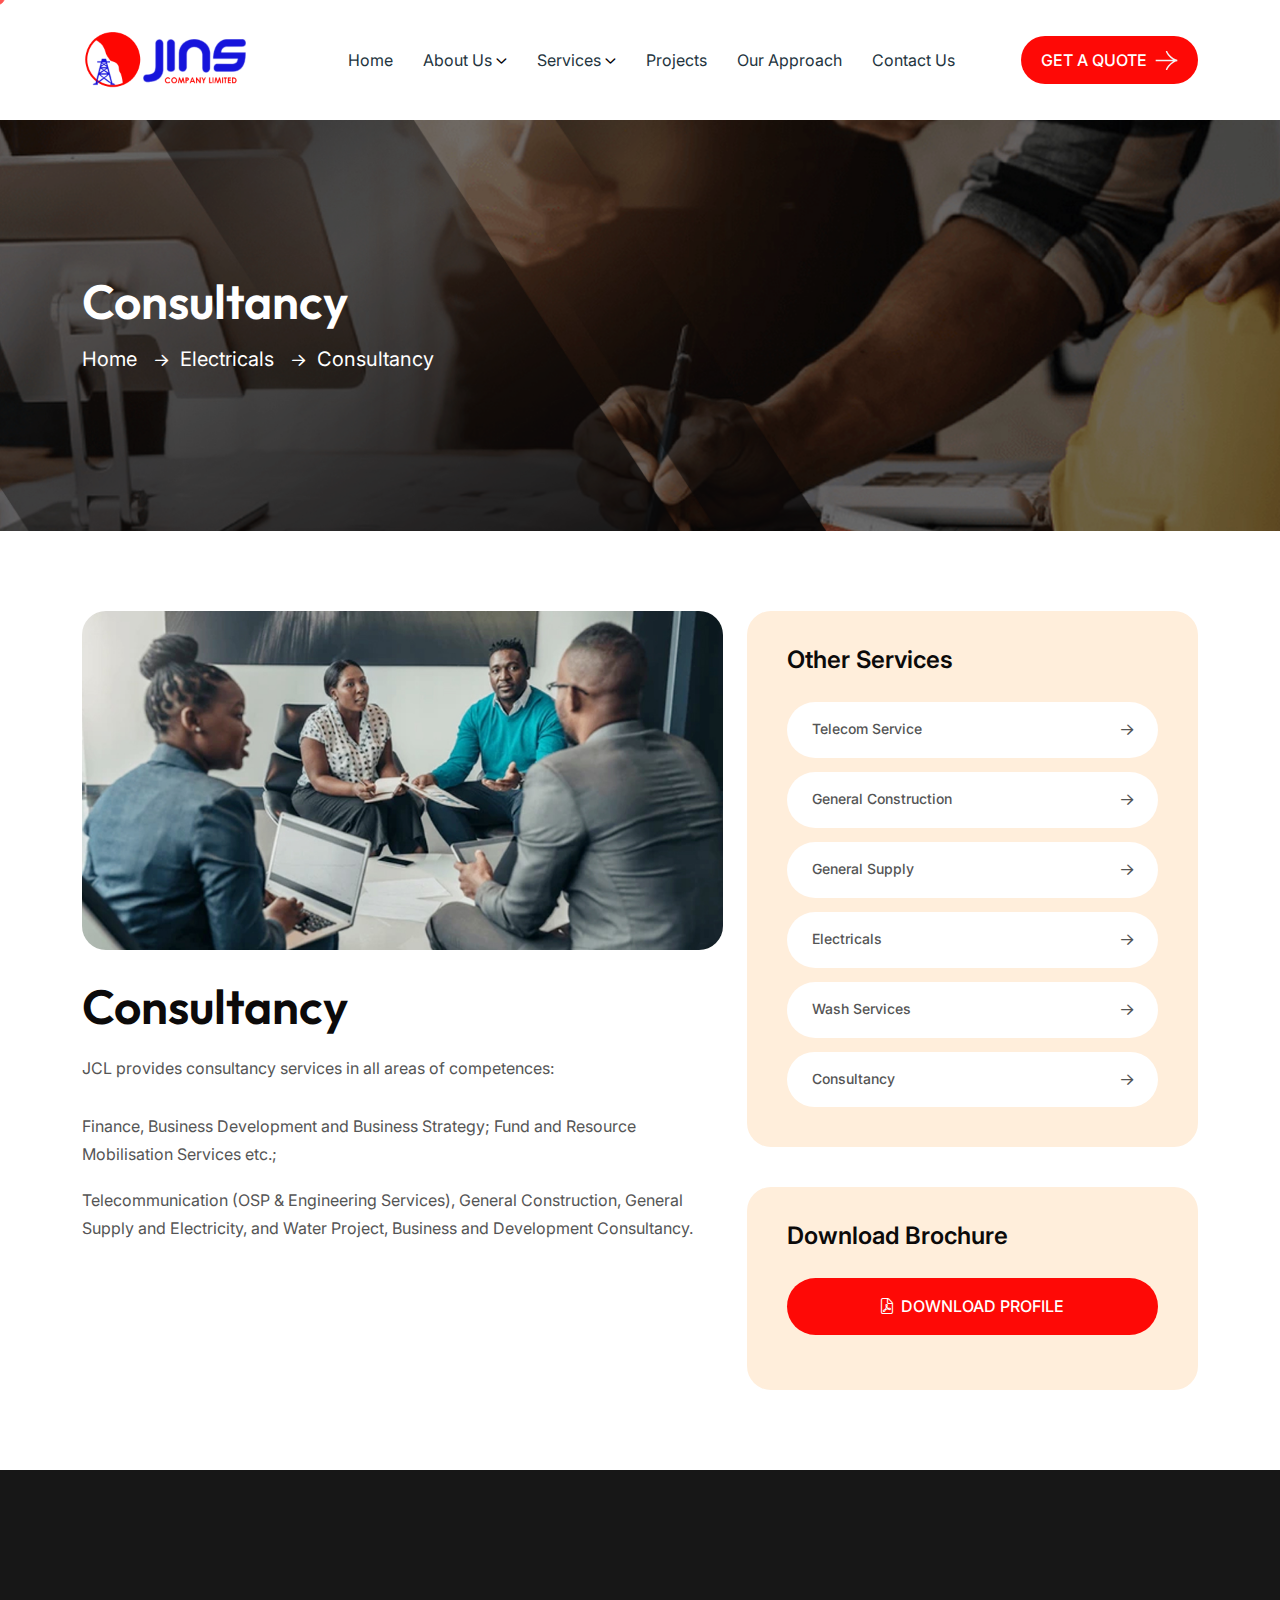
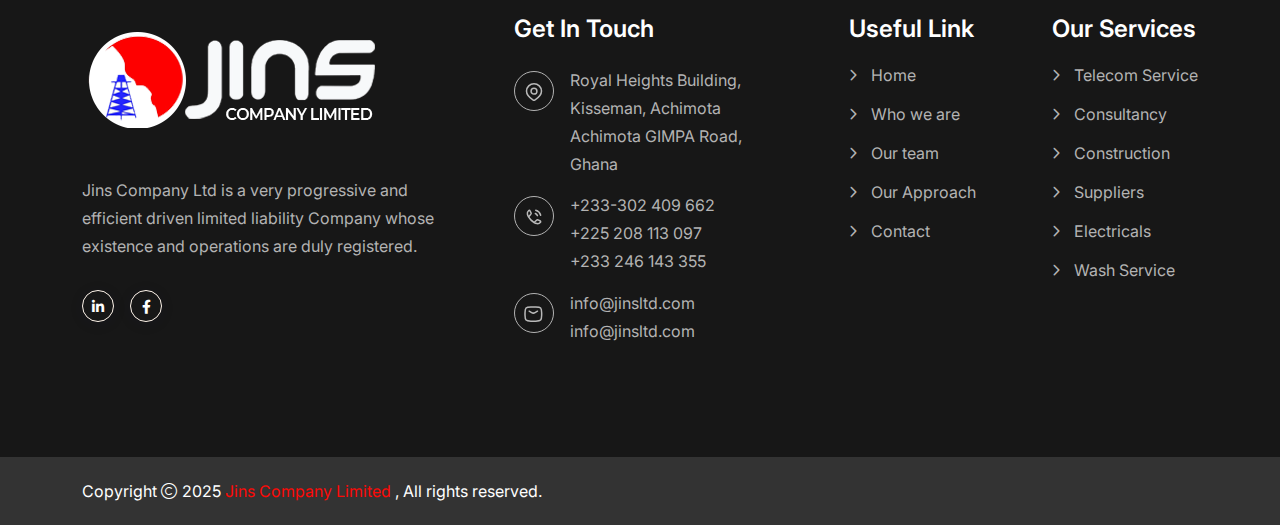
<file: consultancy.html>
<!doctype html>
<html class="no-js" lang="zxx" dir="ltr">
   
     <head>
        <meta charset="utf-8">
        <meta http-equiv="x-ua-compatible" content="ie=edge">
        <title>Jins Company Limited</title>
        <meta name="author" content="Jins Ltd">
        <meta name="description" content="Jins Company Limited">
        <meta name="keywords" content="Jins Company Limited">
        <meta name="robots" content="INDEX,FOLLOW">
        <meta name="viewport" content="width=device-width,initial-scale=1,shrink-to-fit=no">
        <link rel="apple-touch-icon" sizes="57x57" href="assets/img/favicons/apple-icon-57x57.png">
        <link rel="apple-touch-icon" sizes="60x60" href="assets/img/favicons/apple-icon-60x60.png">
        <link rel="apple-touch-icon" sizes="72x72" href="assets/img/favicons/apple-icon-72x72.png">
        <link rel="apple-touch-icon" sizes="76x76" href="assets/img/favicons/apple-icon-76x76.png">
        <link rel="apple-touch-icon" sizes="114x114" href="assets/img/favicons/apple-icon-114x114.png">
        <link rel="apple-touch-icon" sizes="120x120" href="assets/img/favicons/apple-icon-120x120.png">
        <link rel="apple-touch-icon" sizes="144x144" href="assets/img/favicons/apple-icon-144x144.png">
        <link rel="apple-touch-icon" sizes="152x152" href="assets/img/favicons/apple-icon-152x152.png">
        <link rel="apple-touch-icon" sizes="180x180" href="assets/img/favicons/apple-icon-180x180.png">
        <link
            rel="icon"
            type="image/png"
            sizes="192x192"
            href="assets/img/logo.png"
        >
        <link
            rel="icon"
            type="image/png"
            sizes="32x32"
             href="assets/img/logo.png"
        >
        <link
            rel="icon"
            type="image/png"
            sizes="96x96"
            href="assets/img/logo.png"
        >
        <link
            rel="icon"
            type="image/png"
            sizes="16x16"
            href="assets/img/logo.png"
        >
        <!-- <link rel="manifest" href="assets/img/favicons/manifest.json"> -->
        <meta name="msapplication-TileColor" content="#ffffff">
        <meta name="msapplication-TileImage" content="assets/img/favicons/ms-icon-144x144.png">
        <meta name="theme-color" content="#ffffff">
        <link rel="preconnect" href="https://fonts.googleapis.com/">
        <link rel="preconnect" href="https://fonts.gstatic.com/" crossorigin>
        <link href="https://fonts.googleapis.com/css2?family=Inter:wght@100..900&amp;family=Outfit:wght@100..900&amp;display=swap" rel="stylesheet">
        <link rel="stylesheet" href="assets/css/bootstrap.min.css">
        <link rel="stylesheet" href="assets/css/fontawesome.min.css">
        <link rel="stylesheet" href="assets/css/app.min.css">
        <link rel="stylesheet" href="assets/css/style.css">
    </head>
    <body class="">
        <div class="cursor-follower"></div>
      
        <div class="preloader">
            
            <div class="preloader-inner">
                <div class="mb-4">
                    <img src="assets/img/logo.png" alt="img">
                </div>
               
            </div>
        </div>
       <div class="th-menu-wrapper onepage-nav">
            <div class="th-menu-area text-center">
                <button class="th-menu-toggle">
                    <i class="fal fa-times"></i>
                </button>
                <div class="mobile-logo">
                    <a href="index.html">
                        <img src="assets/img/footer_logo.png" alt="Jins Ltd">
                    </a>
                </div>
                <div class="th-mobile-menu allow-natural-scroll">
                    <ul>
                        <li>
                            <a href="index.html">Home</a>
                        </li>
                        <li class="menu-item-has-children">
                            <a href="">About Us</a>
                            <ul class="sub-menu">
                                <li>
                                    <a href="/about.html">Who We Are</a>
                                </li>
                                <li>
                                    <a href="/team.html">Our Team</a>
                                </li>
                            </ul>
                        </li>
                        <li class="menu-item-has-children">
                            <a href="service.html">Services</a>
                            <ul class="sub-menu">
                                <li>
                                    <a href="/telecom-service.html">Telecoms</a>
                                </li>
                                <li>
                                    <a href="/general-construction.html">General Construction</a>
                                </li>
                                <li>
                                    <a href="/general-supplies.html">General Supply</a>
                                </li>
                                <li>
                                    <a href="/electricals.html"> Electricals</a>
                                </li>
                                <li>
                                    <a href="/wash-services.html">Wash Services</a>
                                </li>
                                <li>
                                    <a href="/consultancy.html">Consultancy</a>
                                </li>
                            </ul>
                        </li>
                       
                        <li>
                            <a href="project.html">Projects</a>
                        </li>
                        <li>
                            <a href="our-approach.html">Our Approach</a>
                        </li>
                        <li>
                            <a href="contact.html">Contact Us</a>
                        </li>
                    </ul>
                </div>
            </div>
        </div>
       <header class="th-header header-default">
            <div class="sticky-wrapper">
                <div class="container">
                    <div class="menu-area">
                        <div class="row align-items-center justify-content-between">
                            <div class="col-auto">
                                <div class="header-logo">
                                    <a href="index.html">
                                        <img src="/assets/img/logo.png" alt="Jins Ltd">
                                    </a>
                                </div>
                            </div>
                            <div class="col-auto">
                                <nav class="main-menu d-none d-lg-inline-block">
                                    <ul>
                                        <li>
                                            <a href="index.html">Home</a>
                                        </li>
                                        <li class="menu-item-has-children">
                                            <a href="">About Us</a>
                                            <ul class="sub-menu">
                                                <li>
                                                    <a href="/about.html">Who We Are</a>
                                                </li>
                                                <li>
                                                    <a href="/team.html">Our Team</a>
                                                </li>
                                            </ul>
                                        </li>
                                        <li class="menu-item-has-children">
                                            <a href="service.html">Services</a>
                                            <ul class="sub-menu">
                                                <li>
                                                    <a href="/telecom-service.html">Telecoms</a>
                                                </li>
                                                <li>
                                                    <a href="/general-construction.html">General Construction</a>
                                                </li>
                                                <li>
                                                    <a href="/general-supplies.html">General Supply</a>
                                                </li>
                                                <li>
                                                    <a href="/electricals.html"> Electricals</a>
                                                </li>
                                                <li>
                                                    <a href="/wash-services.html">Wash Services</a>
                                                </li>
                                                <li>
                                                    <a href="/consultancy.html">Consultancy</a>
                                                </li>
                                            </ul>
                                        </li>
                                       <li>
                                       <a href="our-approach.html">Projects</a>
                                        </li>
                                        <li>
                                            <a href="our-approach.html">Our Approach</a>
                                        </li>
                                        <li>
                                            <a href="contact.html">Contact Us</a>
                                        </li>
                                    </ul>
                                </nav>
                                <div class="header-button d-flex d-lg-none">
                                    <button type="button" class="th-menu-toggle sidebar-btn">
                                        <span class="line"></span>
                                        <span class="line"></span>
                                        <span class="line"></span>
                                    </button>
                                </div>
                            </div>
                            <div class="col-auto d-none d-xl-block">
                                <div class="header-button">
                                    <a href="contact.html" class="th-btn style4 th-btn-icon">GET A QUOTE</a>
                                </div>
                            </div>
                        </div>
                    </div>
                </div>
            </div>
        </header>
        <div class="breadcumb-wrapper" data-bg-src="assets/img/bg/breadcumb-bg.jpg">
            <div class="breadcumb-overlay" data-bg-src="assets/img/bg/breadcumb-bg-overlay.png"></div>
            <div class="container">
                <div class="row">
                    <div class="col-12">
                        <div class="breadcumb-content">
                            <h1 class="breadcumb-title">Consultancy </h1>
                            <ul class="breadcumb-menu">
                                <li>
                                    <a href="index.html">Home</a>
                                </li>
                                <li>
                                    <a href="service.html">Electricals</a>
                                </li>
                                <li>Consultancy</li>
                            </ul>
                        </div>
                    </div>
                </div>
            </div>
        </div>
        <section class="space-top space-extra2-bottom">
            <div class="container">
                <div class="row gx-40">
                    <div class="col-xxl-8 col-lg-7">
                        <div class="page-single mb-40">
                            <div class="page-img mb-25">
                                 <img src="assets/img/pages_banner/consultancy_services.jpg" alt="Service Image">
                                
                            </div>
                            <div class="page-content">
                                <h2 class="page-title fw-semibold">Consultancy</h2>
                                <p class="mb-30">  JCL provides consultancy services in all areas of competences:  </p> 
                           
                                <p>
                           Finance, Business Development and Business Strategy; Fund and Resource Mobilisation Services etc.;
                                </p>
                                <p>Telecommunication (OSP & Engineering Services), General Construction, General Supply and Electricity, and Water Project, Business and Development Consultancy.</p>
                                
                            </div>
                        </div>
                    </div>
                    <div class="col-xxl-4 col-lg-5">
                         <aside class="sidebar-area">
                          
                            <div class="widget widget_categories">
                                <h3 class="widget_title">Other Services</h3>
                                <ul>
                                    <li>
                                        <a href="/telecom-service.html">Telecom Service
                                            <span>
                                                <i class="far fa-arrow-right"></i>
                                            </span>
                                        </a>
                                    </li>
                                    <li>
                                        <a href="/general-construction.html">General Construction
                                            <span>
                                                <i class="far fa-arrow-right"></i>
                                            </span>
                                        </a>
                                    </li>
                                    <li>
                                        <a href="/general-supplies.html">General Supply
                                            <span>
                                                <i class="far fa-arrow-right"></i>
                                            </span>
                                        </a>
                                    </li>
                                    <li>
                                        <a href="/electricals.html"> Electricals
                                            <span>
                                                <i class="far fa-arrow-right"></i>
                                            </span>
                                        </a>
                                    </li>
                                    <li>
                                        <a href="/wash-services.html">Wash Services
                                            <span>
                                                <i class="far fa-arrow-right"></i>
                                            </span>
                                        </a>
                                    </li>
                                    <li>
                                        <a href="/consultancy.html">Consultancy
                                            <span>
                                                <i class="far fa-arrow-right"></i>
                                            </span>
                                        </a>
                                    </li>
                                </ul>
                            </div>
                            <div class="widget widget_download">
                                <h4 class="widget_title">Download Brochure</h4>
                                <div class="download-widget-wrap">
                                    <a href="/assets/jins_profile.pdf" class="th-btn">
                                        <i class="fal fa-file-pdf"></i>DOWNLOAD PROFILE
                                    </a>
                                  
                                </div>
                            </div>
                          
                        </aside>
                    </div>
                </div>
            </div>
        </section>
         <footer class="footer-wrapper footer-default bg-black2">
            <div class="container">
                <div class="footer-wrap" style="padding-top: 30px;">
                    <div class="widget-area">
                        <div class="row justify-content-between">
                            <div class="col-md-6 col-xl-4">
                                <div class="widget footer-widget">
                                    <div class="th-widget-about">
                                        <div class="about-logo">
                                            <a href="index.html">
                                                <img src="assets/img/footer_logo.png" alt="Jins Ltd">
                                            </a>
                                        </div>
                                        <p class="about-text">
                                            Jins Company Ltd is a very progressive and efficient driven
                                      limited liability Company  whose existence and operations are duly registered.
                                        </p>
                                        <div class="th-social style5">
                                            <a href="https://www.linkedin.com/">
                                                <i class="fab fa-linkedin-in"></i>
                                            </a>
                                            <a href="https://www.linkedin.com/">
                                                <i class="fab fa-facebook-f"></i>
                                            </a>
                                        </div>
                                    </div>
                                </div>
                            </div>
                            <div class="col-md-6 col-xl-auto">
                                <div class="widget footer-widget">
                                    <h3 class="widget_title">Get In Touch</h3>
                                    <div class="th-widget-contact">
                                        <div class="info-box_text">
                                            <div class="icon">
                                                <img src="assets/img/icon/location-dot.svg" alt="img">
                                            </div>
                                            <div class="details">
                                                <p>Royal Heights Building, Kisseman, Achimota</p>
                                                <p>Achimota GIMPA Road, Ghana</p>
                                            </div>
                                        </div>
                                        <div class="info-box_text">
                                            <div class="icon">
                                                <img src="assets/img/icon/phone.svg" alt="img">
                                            </div>
                                            <div class="details">
                                                <p>
                                                    <a href="tel:+0123456789" class="info-box_link">+233-302 409 662</a>
                                                </p>
                                                <p>
                                                    <a href="tel:+09876543210" class="info-box_link">+225 208 113 097</a>
                                                </p>
                                                <p>
                                                    <a href="tel:+09876543210" class="info-box_link">+233 246 143 355</a>
                                                </p>
                                            </div>
                                        </div>
                                        <div class="info-box_text">
                                            <div class="icon">
                                                <img src="assets/img/icon/envelope.svg" alt="img">
                                            </div>
                                            <div class="details">
                                                <p>
                                                    <a href="mailto:info@jinsltd.com" class="info-box_link">
                                                        info@jinsltd.com
                                                    </a>
                                                </p>
                                                <p>
                                                    <a href="mailto:info@jinsltd.com" class="info-box_link">
                                                        info@jinsltd.com
                                                    </a>
                                                </p>
                                            </div>
                                        </div>
                                    </div>
                                </div>
                            </div>
                            <div class="col-md-6 col-xl-auto">
                                <div class="widget widget_nav_menu footer-widget">
                                    <h3 class="widget_title">Useful Link</h3>
                                    <div class="menu-all-pages-container">
                                        <ul class="menu">
                                            <li>
                                                <a href="index.html">Home</a>
                                            </li>
                                            <li>
                                                <a href="about.html">Who we are</a>
                                            </li>
                                            <li>
                                                <a href="team.html">Our team</a>
                                            </li>
                                            <li>
                                                <a href="our-approach.html">Our Approach</a>
                                            </li>
                                            <li>
                                                <a href="contact.html">Contact</a>
                                            </li>
                                        </ul>
                                    </div>
                                </div>
                            </div>
                            <div class="col-md-6 col-xl-auto">
                                <div class="widget widget_nav_menu footer-widget">
                                    <h3 class="widget_title">Our Services</h3>
                                    <div class="menu-all-pages-container">
                                        <ul class="menu">
                                            <li>
                                                <a href="telecom-service.html">Telecom Service</a>
                                            </li>
                                            <li>
                                                <a href="consultancy.html">Consultancy</a>
                                            </li>
                                            <li>
                                                <a href="general-construction.html">Construction</a>
                                            </li>
                                            <li>
                                                <a href="general-supplies.html">Suppliers</a>
                                            </li>
                                            <li>
                                                <a href="electricals.html">Electricals</a>
                                            </li>
                                            <li>
                                                <a href="wash-services.html">Wash Service</a>
                                            </li>
                                        </ul>
                                    </div>
                                </div>
                            </div>
                        </div>
                    </div>
                </div>
            </div>
            <div class="copyright-wrap bg-gray">
                <div class="container">
                    <div class="row gy-2 align-items-center">
                        <div class="col-lg-6">
                            <p class="copyright-text text-white">
                                Copyright
                                <i class="fal fa-copyright"></i>
                                2025
                                <a href="index.html">Jins Company Limited</a>
                                , All rights reserved.
                            </p>
                        </div>
                        <!-- <div class="col-lg-6 text-center text-lg-end">
                            <div class="footer-links">
                                <ul>
                                    <li>
                                        <a href="contact.html">Terms of service</a>
                                    </li>
                                    <li>
                                        <a href="contact.html">Privacy policy</a>
                                    </li>
                                    <li>
                                        <a href="contact.html">Cookies</a>
                                    </li>
                                </ul>
                            </div>
                        </div> -->
                    </div>
                </div>
            </div>
        </footer>
        <div class="scroll-top">
            <svg
                class="progress-circle svg-content"
                width="100%"
                height="100%"
                viewBox="-1 -1 102 102"
            >
                <path d="M50,1 a49,49 0 0,1 0,98 a49,49 0 0,1 0,-98" style="transition: stroke-dashoffset 10ms linear 0s; stroke-dasharray: 307.919, 307.919; stroke-dashoffset: 307.919;"></path>
            </svg>
        </div>
        <script src="assets/js/vendor/jquery-3.7.1.min.js"></script>
        <script src="assets/js/app.min.js"></script>
        <script src="assets/js/main.js"></script>
    </body>
    </html>
</file>
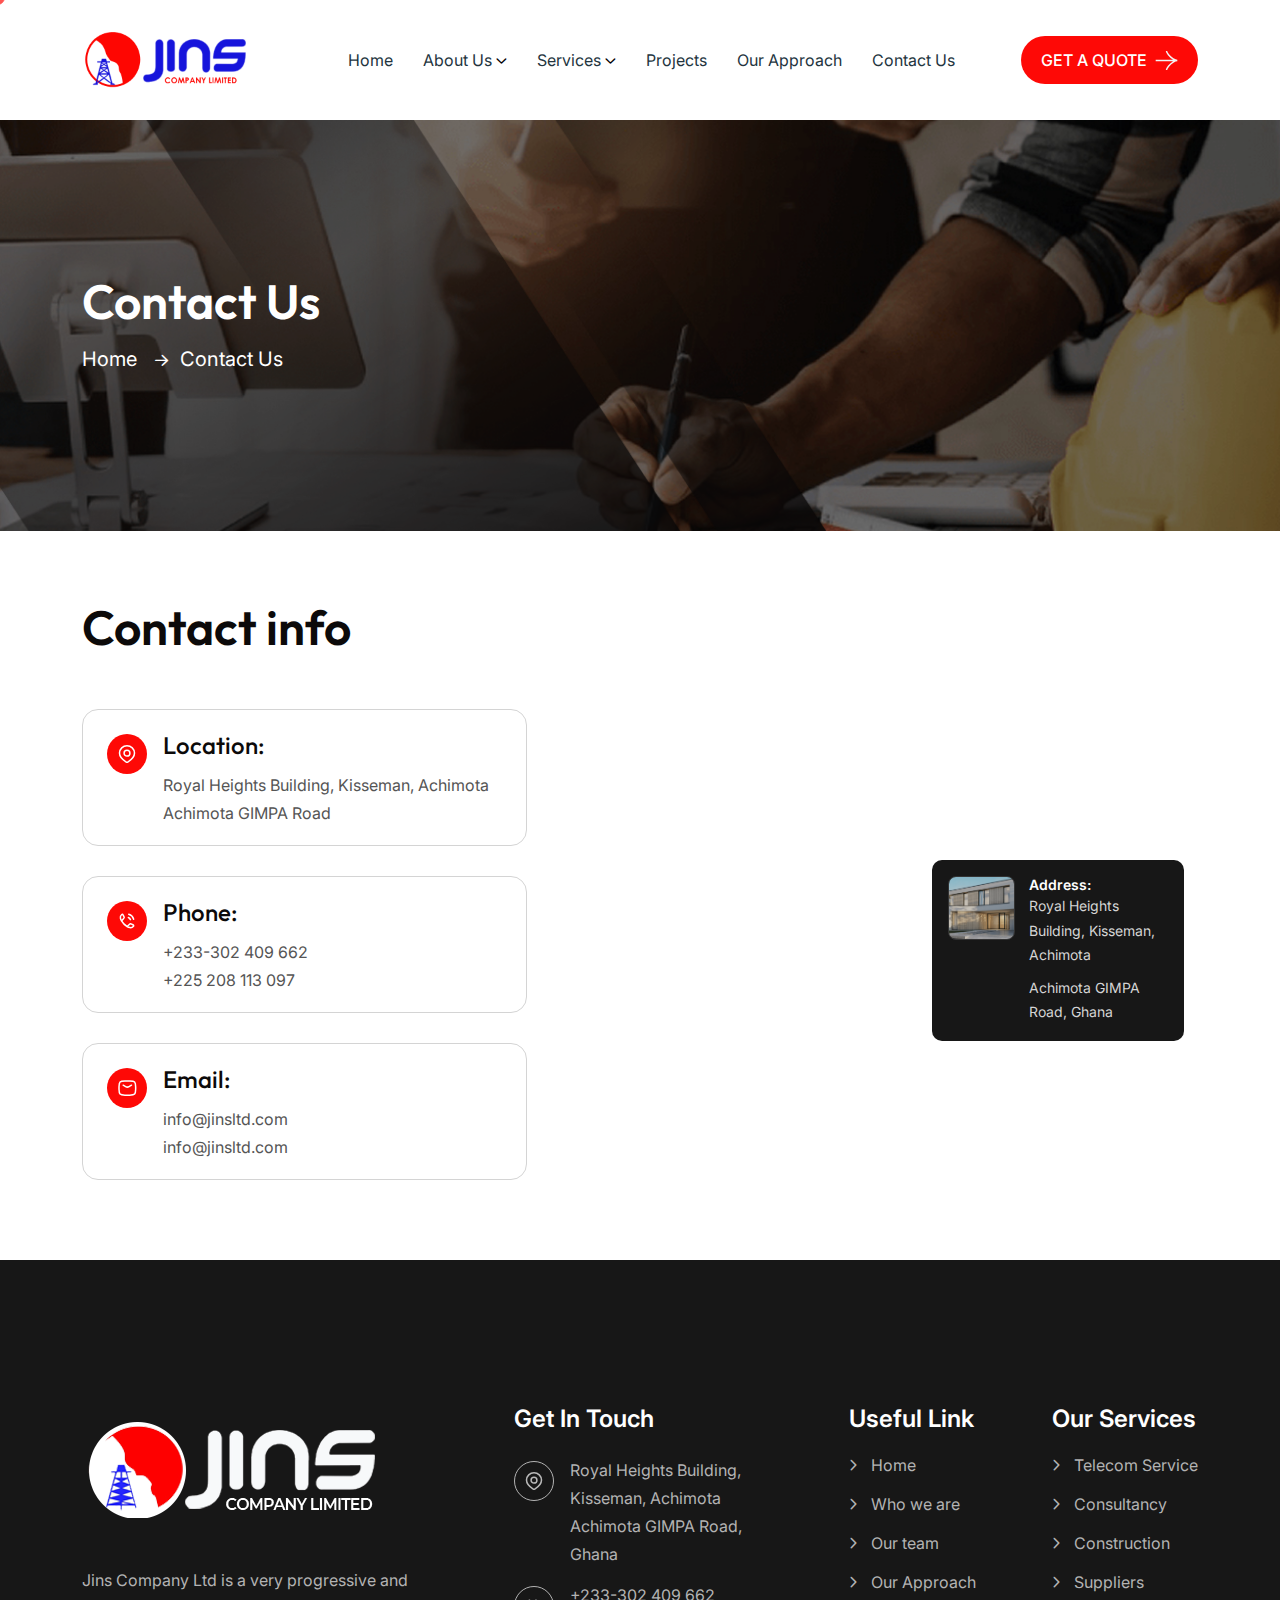
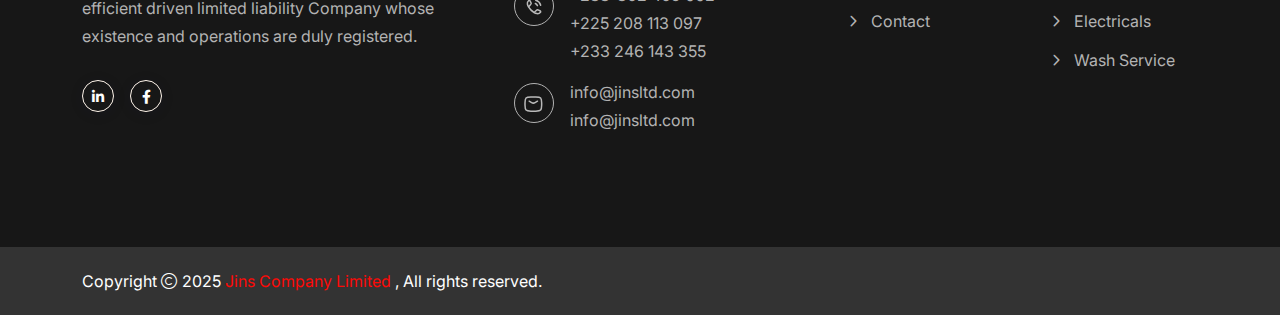
<file: contact.html>
<!doctype html>
<html class="no-js" lang="zxx" dir="ltr">
    <!-- Mirrored from html.themeholy.com/Jins Ltd/demo/contact.html by HTTrack Website Copier/3.x [XR&CO'2014], Thu, 17 Jul 2025 01:52:15 GMT -->
       <head>
        <meta charset="utf-8">
        <meta http-equiv="x-ua-compatible" content="ie=edge">
        <title>Jins Company Limited</title>
        <meta name="author" content="Jins Ltd">
        <meta name="description" content="Jins Company Limited">
        <meta name="keywords" content="Jins Company Limited">
        <meta name="robots" content="INDEX,FOLLOW">
        <meta name="viewport" content="width=device-width,initial-scale=1,shrink-to-fit=no">
        <link rel="apple-touch-icon" sizes="57x57" href="assets/img/favicons/apple-icon-57x57.png">
        <link rel="apple-touch-icon" sizes="60x60" href="assets/img/favicons/apple-icon-60x60.png">
        <link rel="apple-touch-icon" sizes="72x72" href="assets/img/favicons/apple-icon-72x72.png">
        <link rel="apple-touch-icon" sizes="76x76" href="assets/img/favicons/apple-icon-76x76.png">
        <link rel="apple-touch-icon" sizes="114x114" href="assets/img/favicons/apple-icon-114x114.png">
        <link rel="apple-touch-icon" sizes="120x120" href="assets/img/favicons/apple-icon-120x120.png">
        <link rel="apple-touch-icon" sizes="144x144" href="assets/img/favicons/apple-icon-144x144.png">
        <link rel="apple-touch-icon" sizes="152x152" href="assets/img/favicons/apple-icon-152x152.png">
        <link rel="apple-touch-icon" sizes="180x180" href="assets/img/favicons/apple-icon-180x180.png">
        <link
            rel="icon"
            type="image/png"
            sizes="192x192"
            href="assets/img/logo.png"
        >
        <link
            rel="icon"
            type="image/png"
            sizes="32x32"
             href="assets/img/logo.png"
        >
        <link
            rel="icon"
            type="image/png"
            sizes="96x96"
            href="assets/img/logo.png"
        >
        <link
            rel="icon"
            type="image/png"
            sizes="16x16"
            href="assets/img/logo.png"
        >
        <!-- <link rel="manifest" href="assets/img/favicons/manifest.json"> -->
        <meta name="msapplication-TileColor" content="#ffffff">
        <meta name="msapplication-TileImage" content="assets/img/favicons/ms-icon-144x144.png">
        <meta name="theme-color" content="#ffffff">
        <link rel="preconnect" href="https://fonts.googleapis.com/">
        <link rel="preconnect" href="https://fonts.gstatic.com/" crossorigin>
        <link href="https://fonts.googleapis.com/css2?family=Inter:wght@100..900&amp;family=Outfit:wght@100..900&amp;display=swap" rel="stylesheet">
        <link rel="stylesheet" href="assets/css/bootstrap.min.css">
        <link rel="stylesheet" href="assets/css/fontawesome.min.css">
        <link rel="stylesheet" href="assets/css/app.min.css">
        <link rel="stylesheet" href="assets/css/style.css">
    </head>
    <body class="">
        <div class="cursor-follower"></div>
        <div class="slider-drag-cursor">
            <i class="fas fa-angle-left me-2"></i> DRAG
            <i class="fas fa-angle-right ms-2"></i>
        </div>
        <div class="preloader">
         
            <div class="preloader-inner">
                <div class="mb-4">
                    <img src="assets/img/logo.png" alt="img">
                </div>
               
            </div>
        </div>
      <div class="th-menu-wrapper onepage-nav">
            <div class="th-menu-area text-center">
                <button class="th-menu-toggle">
                    <i class="fal fa-times"></i>
                </button>
                <div class="mobile-logo">
                    <a href="index.html">
                        <img src="assets/img/footer_logo.png" alt="Jins Ltd">
                    </a>
                </div>
                <div class="th-mobile-menu allow-natural-scroll">
                    <ul>
                        <li>
                            <a href="index.html">Home</a>
                        </li>
                        <li class="menu-item-has-children">
                            <a href="">About Us</a>
                            <ul class="sub-menu">
                                <li>
                                    <a href="/about.html">Who We Are</a>
                                </li>
                                <li>
                                    <a href="/team.html">Our Team</a>
                                </li>
                            </ul>
                        </li>
                        <li class="menu-item-has-children">
                            <a href="service.html">Services</a>
                            <ul class="sub-menu">
                                <li>
                                    <a href="/telecom-service.html">Telecoms</a>
                                </li>
                                <li>
                                    <a href="/general-construction.html">General Construction</a>
                                </li>
                                <li>
                                    <a href="/general-supplies.html">General Supply</a>
                                </li>
                                <li>
                                    <a href="/electricals.html"> Electricals</a>
                                </li>
                                <li>
                                    <a href="/wash-services.html">Wash Services</a>
                                </li>
                                <li>
                                    <a href="/consultancy.html">Consultancy</a>
                                </li>
                            </ul>
                        </li>
                       
                        <li>
                            <a href="project.html">Projects</a>
                        </li>
                        <li>
                            <a href="our-approach.html">Our Approach</a>
                        </li>
                        <li>
                            <a href="contact.html">Contact Us</a>
                        </li>
                    </ul>
                </div>
            </div>
        </div>
        <header class="th-header header-default">
            <div class="sticky-wrapper">
                <div class="container">
                    <div class="menu-area">
                        <div class="row align-items-center justify-content-between">
                            <div class="col-auto">
                                <div class="header-logo">
                                    <a href="index.html">
                                        <img src="/assets/img/logo.png" alt="Jins Ltd">
                                    </a>
                                </div>
                            </div>
                            <div class="col-auto">
                                <nav class="main-menu d-none d-lg-inline-block">
                                    <ul>
                                        <li>
                                            <a href="index.html">Home</a>
                                        </li>
                                        <li class="menu-item-has-children">
                                            <a href="">About Us</a>
                                            <ul class="sub-menu">
                                                <li>
                                                    <a href="/about.html">Who We Are</a>
                                                </li>
                                                <li>
                                                    <a href="/team.html">Our Team</a>
                                                </li>
                                            </ul>
                                        </li>
                                        <li class="menu-item-has-children">
                                            <a href="service.html">Services</a>
                                            <ul class="sub-menu">
                                                <li>
                                                    <a href="/telecom-service.html">Telecoms</a>
                                                </li>
                                                <li>
                                                    <a href="/general-construction.html">General Construction</a>
                                                </li>
                                                <li>
                                                    <a href="/general-supplies.html">General Supply</a>
                                                </li>
                                                <li>
                                                    <a href="/electricals.html"> Electricals</a>
                                                </li>
                                                <li>
                                                    <a href="/wash-services.html">Wash Services</a>
                                                </li>
                                                <li>
                                                    <a href="/consultancy.html">Consultancy</a>
                                                </li>
                                            </ul>
                                        </li>
                                        <li>
                                            <a href="project.html">Projects</a>
                                        </li>
                                        <li>
                                            <a href="our-approach.html">Our Approach</a>
                                        </li>
                                        <li>
                                            <a href="contact.html">Contact Us</a>
                                        </li>
                                    </ul>
                                </nav>
                                <div class="header-button d-flex d-lg-none">
                                    <button type="button" class="th-menu-toggle sidebar-btn">
                                        <span class="line"></span>
                                        <span class="line"></span>
                                        <span class="line"></span>
                                    </button>
                                </div>
                            </div>
                            <div class="col-auto d-none d-xl-block">
                                <div class="header-button">
                                    <a href="contact.html" class="th-btn style4 th-btn-icon">GET A QUOTE</a>
                                </div>
                            </div>
                        </div>
                    </div>
                </div>
            </div>
        </header>
        <div class="breadcumb-wrapper" data-bg-src="assets/img/bg/breadcumb-bg.jpg">
            <div class="breadcumb-overlay" data-bg-src="assets/img/bg/breadcumb-bg-overlay.png"></div>
            <div class="container">
                <div class="row">
                    <div class="col-12">
                        <div class="breadcumb-content">
                            <h1 class="breadcumb-title">Contact Us</h1>
                            <ul class="breadcumb-menu">
                                <li>
                                    <a href="index.html">Home</a>
                                </li>
                                <li>Contact Us</li>
                            </ul>
                        </div>
                    </div>
                </div>
            </div>
        </div>
        <div class="space" id="contact-sec">
            <div class="contact-bg-shape1-1 jump shape-mockup" data-bottom="30%" data-left="2%">
                <img src="assets/img/shape/section_shape_2_3.jpg" alt="img">
            </div>
            <div class="container">
                <div class="row gx-35">
                    <div class="col-lg-5">
                        <div class="title-area">
                            <h2 class="sec-title">Contact info</h2>
                            <!-- <p>Jins Ltd help you easily create a construction company website. With the function Register, Login, Post construction news.</p> -->
                        </div>
                        <div class="about-contact-grid">
                            <div class="about-contact-icon text-white">
                                <img src="assets/img/icon/location-dot.svg" alt="icon">
                            </div>
                            <div class="about-contact-details">

                                


                                <h6 class="about-contact-details-title">Location:</h6>
                                <p class="about-contact-details-text">Royal Heights Building, Kisseman, Achimota</p>
                                <p class="about-contact-details-text">Achimota GIMPA Road</p>
                            </div>
                        </div>
                        <div class="about-contact-grid">
                            <div class="about-contact-icon text-white">
                                <img src="assets/img/icon/phone.svg" alt="icon">
                            </div>
                            <div class="about-contact-details">
                                <h6 class="about-contact-details-title">Phone:</h6>
                                <p class="about-contact-details-text">
                                    <a href="tel:001234567890">+233-302 409 662</a>
                                </p>
                                <p class="about-contact-details-text">
                                    <a href="tel:001234567890">+225 208 113 097</a>
                                </p>
                            </div>
                        </div>
                        <div class="about-contact-grid">
                            <div class="about-contact-icon text-white">
                                <img src="assets/img/icon/envelope.svg" alt="icon">
                            </div>
                            <div class="about-contact-details">
                                <h6 class="about-contact-details-title">Email:</h6>
                                <p class="about-contact-details-text">
                                    <a href="mailto: info@jinsltd.com"> info@jinsltd.com</a>
                                </p>
                                <p class="about-contact-details-text">
                                    <a href="mailto: info@jinsltd.com"> info@jinsltd.com</a>
                                </p>
                            </div>
                        </div>
                    </div>
                </div>
            </div>
            <div class="location-map contact-sec-map">
                <div class="contact-map">
                    <iframe src="https://www.google.com/maps/embed?pb=!1m18!1m12!1m3!1d3970.4948552440837!2d-0.21376908880366166!3d5.641297594316297!2m3!1f0!2f0!3f0!3m2!1i1024!2i768!4f13.1!3m3!1m2!1s0xfdf9b2a5b52177d%3A0x8cb6162ca0df2077!2sJins%20Company%20Limited!5e0!3m2!1sen!2sca!4v1753552223986!5m2!1sen!2sca" allowfullscreen="" loading="lazy" referrerpolicy="no-referrer-when-downgrade"></iframe>
                    <!-- <iframe src="https://www.google.com/maps/embed?pb=!1m18!1m12!1m3!1d3644.7310056272386!2d89.2286059153658!3d24.00527418490799!2m3!1f0!2f0!3f0!3m2!1i1024!2i768!4f13.1!3m3!1m2!1s0x39fe9b97badc6151%3A0x30b048c9fb2129bc!2sAngfuztheme!5e0!3m2!1sen!2sbd!4v1651028958211!5m2!1sen!2sbd" allowfullscreen="" loading="lazy"></iframe> -->
                </div>
                <div class="location-map-address">
                    <div class="thumb">
                        <img src="assets/img/property/property_inner_1.jpg" alt="img">
                    </div>
                    <div class="media-body">
                        <h4 class="title">Address:</h4>
                        <p class="text">Royal Heights Building, Kisseman, Achimota</p>
                        <!-- <h4 class="title">Post Code:</h4> -->
                        <p class="text">Achimota GIMPA Road, Ghana</p>
                    </div>
                </div>
            </div>
        </div>
        <!-- <div class="space contact-area-5 z-index-common" id="contact-sec">
            <div class="contact-thumb6-1">
                <img src="assets/img/normal/contact_thumb_6_1.png" alt="img">
            </div>
            <div class="container">
                <div class="row gx-60 gy-60 justify-content-end">
                    <div class="col-lg-6">
                        <div class="appointment-wrap contact-wrap6">
                            <h2 class="form-title fw-semibold mb-35">Get in Touch</h2>
                            <form action="https://html.themeholy.com/Jins Ltd/demo/mail.php" method="POST" class="appointment-form ajax-contact">
                                <div class="row">
                                    <div class="form-group style-border2 style-radius col-lg-6">
                                        <input
                                            type="text"
                                            class="form-control"
                                            name="name"
                                            id="name"
                                            placeholder="Your Name*"
                                        >
                                        <i class="fal fa-user"></i>
                                    </div>
                                    <div class="form-group style-border2 style-radius col-lg-6">
                                        <input
                                            type="email"
                                            class="form-control"
                                            name="email"
                                            id="email"
                                            placeholder="Your Email*"
                                        >
                                        <i class="fal fa-envelope"></i>
                                    </div>
                                    <div class="form-group style-border2 style-radius col-md-12">
                                        <select name="subject" id="subject" class="form-select">
                                            <option
                                                value=""
                                                disabled="disabled"
                                                selected="selected"
                                                hidden
                                            >Select Service Type</option>
                                            <option value="Real Estate">Real Estate</option>
                                            <option value="Apartment">Apartment</option>
                                            <option value="Residencial">Residencial</option>
                                            <option value="Deluxe">Deluxe</option>
                                        </select>
                                        <i class="fal fa-angle-down"></i>
                                    </div>
                                    <div class="col-12 form-group style-border2 style-radius">
                                        <i class="far fa-comments"></i>
                                        <textarea placeholder="Type Your Message" class="form-control"></textarea>
                                    </div>
                                    <div class="col-12 form-btn">
                                        <button class="th-btn style4">Submit Message
                                            <span class="btn-icon">
                                                <img src="assets/img/icon/paper-plane.svg" alt="img">
                                            </span>
                                        </button>
                                    </div>
                                </div>
                                <p class="form-messages mb-0 mt-3"></p>
                            </form>
                        </div>
                    </div>
                </div>
            </div>
        </div> -->
      <footer class="footer-wrapper footer-default bg-black2">
            <div class="container">
                <div class="footer-wrap" style="padding-top: 30px;">
                    <div class="widget-area">
                        <div class="row justify-content-between">
                            <div class="col-md-6 col-xl-4">
                                <div class="widget footer-widget">
                                    <div class="th-widget-about">
                                        <div class="about-logo">
                                            <a href="index.html">
                                                <img src="assets/img/footer_logo.png" alt="Jins Ltd">
                                            </a>
                                        </div>
                                        <p class="about-text">
                                            Jins Company Ltd is a very progressive and efficient driven
                                      limited liability Company  whose existence and operations are duly registered.
                                        </p>
                                        <div class="th-social style5">
                                            <a href="https://www.linkedin.com/">
                                                <i class="fab fa-linkedin-in"></i>
                                            </a>
                                            <a href="https://www.linkedin.com/">
                                                <i class="fab fa-facebook-f"></i>
                                            </a>
                                        </div>
                                    </div>
                                </div>
                            </div>
                            <div class="col-md-6 col-xl-auto">
                                <div class="widget footer-widget">
                                    <h3 class="widget_title">Get In Touch</h3>
                                    <div class="th-widget-contact">
                                        <div class="info-box_text">
                                            <div class="icon">
                                                <img src="assets/img/icon/location-dot.svg" alt="img">
                                            </div>
                                            <div class="details">
                                                <p>Royal Heights Building, Kisseman, Achimota</p>
                                                <p>Achimota GIMPA Road, Ghana</p>

                                                
                                            </div>
                                        </div>
                                        <div class="info-box_text">
                                            <div class="icon">
                                                <img src="assets/img/icon/phone.svg" alt="img">
                                            </div>
                                            <div class="details">
                                                <p>
                                                    <a href="tel:+0123456789" class="info-box_link">+233-302 409 662</a>
                                                </p>
                                                <p>
                                                    <a href="tel:+09876543210" class="info-box_link">+225 208 113 097</a>
                                                </p>
                                                <p>
                                                    <a href="tel:+09876543210" class="info-box_link">+233 246 143 355</a>
                                                </p>
                                            </div>
                                        </div>
                                        <div class="info-box_text">
                                            <div class="icon">
                                                <img src="assets/img/icon/envelope.svg" alt="img">
                                            </div>
                                            <div class="details">
                                                <p>
                                                    <a href="mailto:info@jinsltd.com" class="info-box_link">
                                                        info@jinsltd.com
                                                    </a>
                                                </p>
                                                <p>
                                                    <a href="mailto:info@jinsltd.com" class="info-box_link">
                                                        info@jinsltd.com
                                                    </a>
                                                </p>
                                            </div>
                                        </div>
                                    </div>
                                </div>
                            </div>
                            <div class="col-md-6 col-xl-auto">
                                <div class="widget widget_nav_menu footer-widget">
                                    <h3 class="widget_title">Useful Link</h3>
                                    <div class="menu-all-pages-container">
                                        <ul class="menu">
                                            <li>
                                                <a href="index.html">Home</a>
                                            </li>
                                            <li>
                                                <a href="about.html">Who we are</a>
                                            </li>
                                            <li>
                                                <a href="team.html">Our team</a>
                                            </li>
                                            <li>
                                                <a href="our-approach.html">Our Approach</a>
                                            </li>
                                            <li>
                                                <a href="contact.html">Contact</a>
                                            </li>
                                        </ul>
                                    </div>
                                </div>
                            </div>
                            <div class="col-md-6 col-xl-auto">
                                <div class="widget widget_nav_menu footer-widget">
                                    <h3 class="widget_title">Our Services</h3>
                                    <div class="menu-all-pages-container">
                                        <ul class="menu">
                                            <li>
                                                <a href="telecom-service.html">Telecom Service</a>
                                            </li>
                                            <li>
                                                <a href="consultancy.html">Consultancy</a>
                                            </li>
                                            <li>
                                                <a href="general-construction.html">Construction</a>
                                            </li>
                                            <li>
                                                <a href="general-supplies.html">Suppliers</a>
                                            </li>
                                            <li>
                                                <a href="electricals.html">Electricals</a>
                                            </li>
                                            <li>
                                                <a href="wash-services.html">Wash Service</a>
                                            </li>
                                        </ul>
                                    </div>
                                </div>
                            </div>
                        </div>
                    </div>
                </div>
            </div>
            <div class="copyright-wrap bg-gray">
                <div class="container">
                    <div class="row gy-2 align-items-center">
                        <div class="col-lg-6">
                            <p class="copyright-text text-white">
                                Copyright
                                <i class="fal fa-copyright"></i>
                                2025
                                <a href="index.html">Jins Company Limited</a>
                                , All rights reserved.
                            </p>
                        </div>
                        <!-- <div class="col-lg-6 text-center text-lg-end">
                            <div class="footer-links">
                                <ul>
                                    <li>
                                        <a href="contact.html">Terms of service</a>
                                    </li>
                                    <li>
                                        <a href="contact.html">Privacy policy</a>
                                    </li>
                                    <li>
                                        <a href="contact.html">Cookies</a>
                                    </li>
                                </ul>
                            </div>
                        </div> -->
                    </div>
                </div>
            </div>
        </footer>
        <div class="scroll-top">
            <svg
                class="progress-circle svg-content"
                width="100%"
                height="100%"
                viewBox="-1 -1 102 102"
            >
                <path d="M50,1 a49,49 0 0,1 0,98 a49,49 0 0,1 0,-98" style="transition: stroke-dashoffset 10ms linear 0s; stroke-dasharray: 307.919, 307.919; stroke-dashoffset: 307.919;"></path>
            </svg>
        </div>
        <script src="assets/js/vendor/jquery-3.7.1.min.js"></script>
        <script src="assets/js/app.min.js"></script>
        <script src="assets/js/main.js"></script>
    </body>
    <!-- Mirrored from html.themeholy.com/Jins Ltd/demo/contact.html by HTTrack Website Copier/3.x [XR&CO'2014], Thu, 17 Jul 2025 01:52:15 GMT -->
</html>
</file>
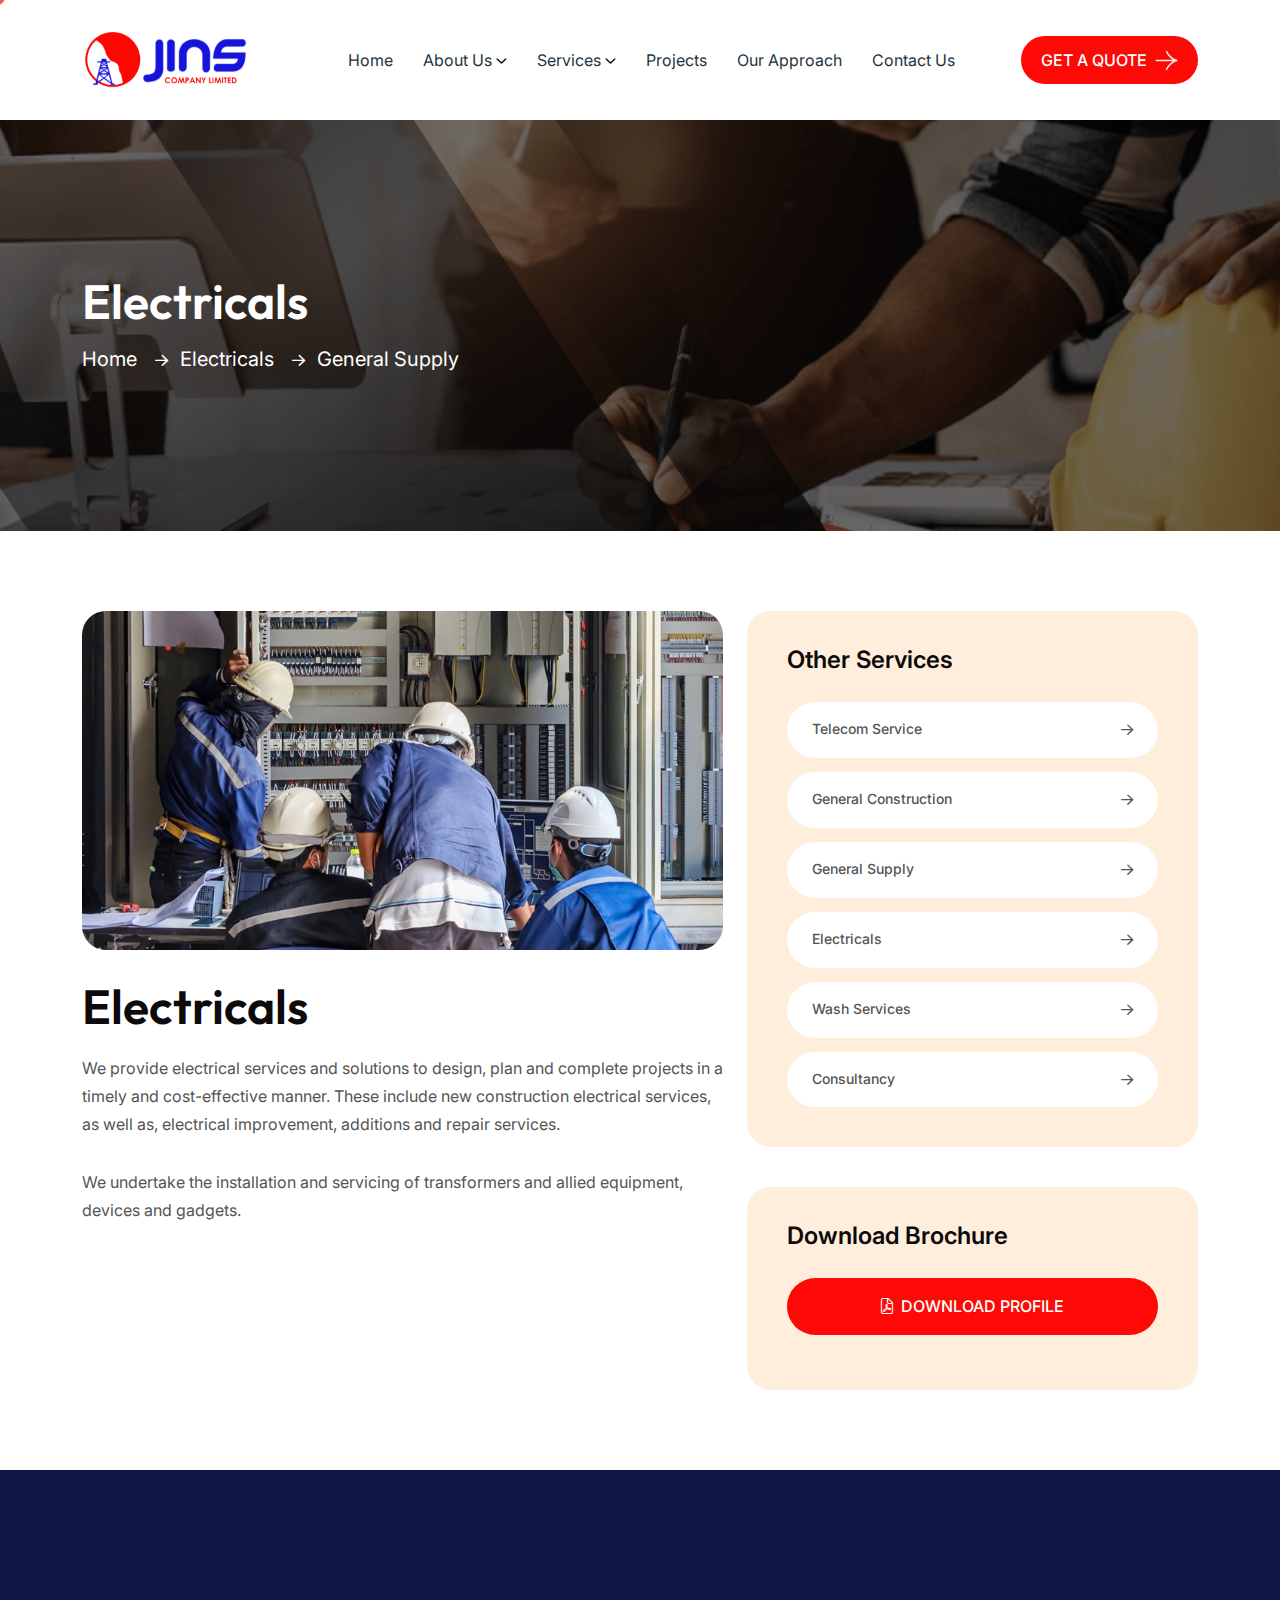
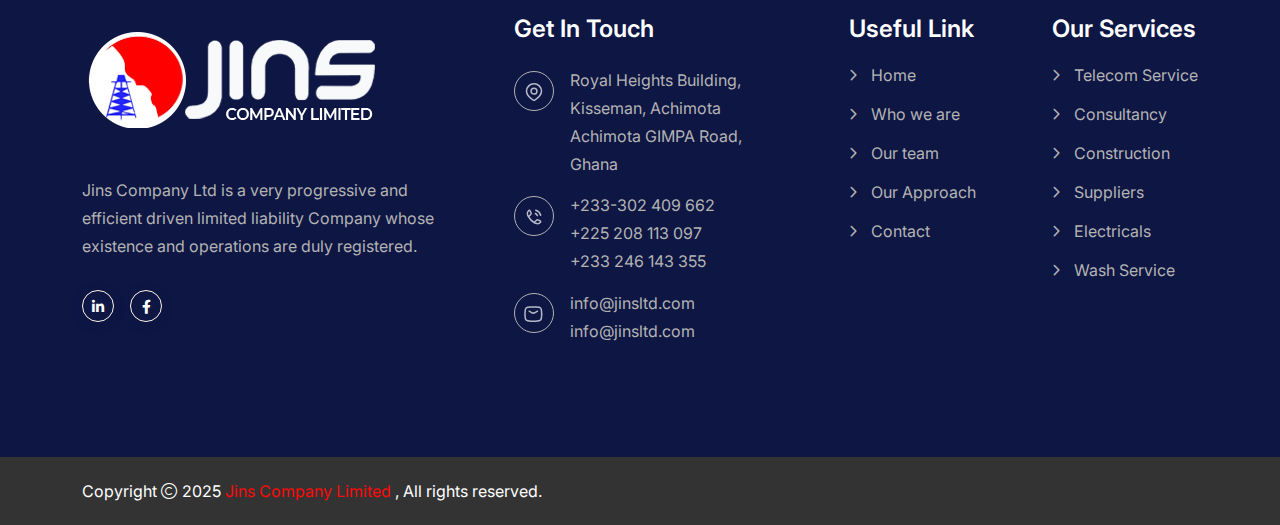
<file: electricals.html>
<!doctype html>
<html class="no-js" lang="zxx" dir="ltr">
   
     <head>
        <meta charset="utf-8">
        <meta http-equiv="x-ua-compatible" content="ie=edge">
        <title>Jins Company Limited</title>
        <meta name="author" content="Jins Ltd">
        <meta name="description" content="Jins Company Limited">
        <meta name="keywords" content="Jins Company Limited">
        <meta name="robots" content="INDEX,FOLLOW">
        <meta name="viewport" content="width=device-width,initial-scale=1,shrink-to-fit=no">
        <link rel="apple-touch-icon" sizes="57x57" href="assets/img/favicons/apple-icon-57x57.png">
        <link rel="apple-touch-icon" sizes="60x60" href="assets/img/favicons/apple-icon-60x60.png">
        <link rel="apple-touch-icon" sizes="72x72" href="assets/img/favicons/apple-icon-72x72.png">
        <link rel="apple-touch-icon" sizes="76x76" href="assets/img/favicons/apple-icon-76x76.png">
        <link rel="apple-touch-icon" sizes="114x114" href="assets/img/favicons/apple-icon-114x114.png">
        <link rel="apple-touch-icon" sizes="120x120" href="assets/img/favicons/apple-icon-120x120.png">
        <link rel="apple-touch-icon" sizes="144x144" href="assets/img/favicons/apple-icon-144x144.png">
        <link rel="apple-touch-icon" sizes="152x152" href="assets/img/favicons/apple-icon-152x152.png">
        <link rel="apple-touch-icon" sizes="180x180" href="assets/img/favicons/apple-icon-180x180.png">
        <link
            rel="icon"
            type="image/png"
            sizes="192x192"
            href="assets/img/logo.png"
        >
        <link
            rel="icon"
            type="image/png"
            sizes="32x32"
             href="assets/img/logo.png"
        >
        <link
            rel="icon"
            type="image/png"
            sizes="96x96"
            href="assets/img/logo.png"
        >
        <link
            rel="icon"
            type="image/png"
            sizes="16x16"
            href="assets/img/logo.png"
        >
        <!-- <link rel="manifest" href="assets/img/favicons/manifest.json"> -->
        <meta name="msapplication-TileColor" content="#ffffff">
        <meta name="msapplication-TileImage" content="assets/img/favicons/ms-icon-144x144.png">
        <meta name="theme-color" content="#ffffff">
        <link rel="preconnect" href="https://fonts.googleapis.com/">
        <link rel="preconnect" href="https://fonts.gstatic.com/" crossorigin>
        <link href="https://fonts.googleapis.com/css2?family=Inter:wght@100..900&amp;family=Outfit:wght@100..900&amp;display=swap" rel="stylesheet">
        <link rel="stylesheet" href="assets/css/bootstrap.min.css">
        <link rel="stylesheet" href="assets/css/fontawesome.min.css">
        <link rel="stylesheet" href="assets/css/app.min.css">
        <link rel="stylesheet" href="assets/css/style.css">
    </head>
    <body class="">
        <div class="cursor-follower"></div>
        <div class="slider-drag-cursor">
            <i class="fas fa-angle-left me-2"></i> DRAG
            <i class="fas fa-angle-right ms-2"></i>
        </div>
        <div class="preloader">
          
            <div class="preloader-inner">
                <div class="mb-4">
                    <img src="assets/img/logo.png" alt="img">
                </div>
               
            </div>
        </div>
        <div class="th-menu-wrapper onepage-nav">
            <div class="th-menu-area text-center">
                <button class="th-menu-toggle">
                    <i class="fal fa-times"></i>
                </button>
                <div class="mobile-logo">
                    <a href="index.html">
                        <img src="assets/img/footer_logo.png" alt="Jins Ltd">
                    </a>
                </div>
                <div class="th-mobile-menu allow-natural-scroll">
                    <ul>
                        <li>
                            <a href="index.html">Home</a>
                        </li>
                        <li class="menu-item-has-children">
                            <a href="">About Us</a>
                            <ul class="sub-menu">
                                <li>
                                    <a href="/about.html">Who We Are</a>
                                </li>
                                <li>
                                    <a href="/team.html">Our Team</a>
                                </li>
                            </ul>
                        </li>
                        <li class="menu-item-has-children">
                            <a href="service.html">Services</a>
                            <ul class="sub-menu">
                                <li>
                                    <a href="/telecom-service.html">Telecoms</a>
                                </li>
                                <li>
                                    <a href="/general-construction.html">General Construction</a>
                                </li>
                                <li>
                                    <a href="/general-supplies.html">General Supply</a>
                                </li>
                                <li>
                                    <a href="/electricals.html"> Electricals</a>
                                </li>
                                <li>
                                    <a href="/wash-services.html">Wash Services</a>
                                </li>
                                <li>
                                    <a href="/consultancy.html">Consultancy</a>
                                </li>
                            </ul>
                        </li>
                       
                        <li>
                            <a href="project.html">Projects</a>
                        </li>
                        <li>
                            <a href="our-approach.html">Our Approach</a>
                        </li>
                        <li>
                            <a href="contact.html">Contact Us</a>
                        </li>
                    </ul>
                </div>
            </div>
        </div>
        <header class="th-header header-default">
            <div class="sticky-wrapper">
                <div class="container">
                    <div class="menu-area">
                        <div class="row align-items-center justify-content-between">
                            <div class="col-auto">
                                <div class="header-logo">
                                    <a href="index.html">
                                        <img src="/assets/img/logo.png" alt="Jins Ltd">
                                    </a>
                                </div>
                            </div>
                            <div class="col-auto">
                                <nav class="main-menu d-none d-lg-inline-block">
                                    <ul>
                                        <li>
                                            <a href="index.html">Home</a>
                                        </li>
                                        <li class="menu-item-has-children">
                                            <a href="">About Us</a>
                                            <ul class="sub-menu">
                                                <li>
                                                    <a href="/about.html">Who We Are</a>
                                                </li>
                                                <li>
                                                    <a href="/team.html">Our Team</a>
                                                </li>
                                            </ul>
                                        </li>
                                        <li class="menu-item-has-children">
                                            <a href="service.html">Services</a>
                                            <ul class="sub-menu">
                                                <li>
                                                    <a href="/telecom-service.html">Telecoms</a>
                                                </li>
                                                <li>
                                                    <a href="/general-construction.html">General Construction</a>
                                                </li>
                                                <li>
                                                    <a href="/general-supplies.html">General Supply</a>
                                                </li>
                                                <li>
                                                    <a href="/electricals.html"> Electricals</a>
                                                </li>
                                                <li>
                                                    <a href="/wash-services.html">Wash Services</a>
                                                </li>
                                                <li>
                                                    <a href="/consultancy.html">Consultancy</a>
                                                </li>
                                            </ul>
                                        </li>
                                         <li>
                                            <a href="project.html">Projects</a>
                                        </li>
                                        <li>
                                            <a href="our-approach.html">Our Approach</a>
                                        </li>
                                        <li>
                                            <a href="contact.html">Contact Us</a>
                                        </li>
                                    </ul>
                                </nav>
                                <div class="header-button d-flex d-lg-none">
                                    <button type="button" class="th-menu-toggle sidebar-btn">
                                        <span class="line"></span>
                                        <span class="line"></span>
                                        <span class="line"></span>
                                    </button>
                                </div>
                            </div>
                            <div class="col-auto d-none d-xl-block">
                                <div class="header-button">
                                    <a href="contact.html" class="th-btn style4 th-btn-icon">GET A QUOTE</a>
                                </div>
                            </div>
                        </div>
                    </div>
                </div>
            </div>
        </header>
        <div class="breadcumb-wrapper" data-bg-src="assets/img/bg/breadcumb-bg.jpg">
            <div class="breadcumb-overlay" data-bg-src="assets/img/bg/breadcumb-bg-overlay.png"></div>
            <div class="container">
                <div class="row">
                    <div class="col-12">
                        <div class="breadcumb-content">
                            <h1 class="breadcumb-title">Electricals </h1>
                            <ul class="breadcumb-menu">
                                <li>
                                    <a href="index.html">Home</a>
                                </li>
                                <li>
                                    <a href="service.html">Electricals</a>
                                </li>
                                <li>General Supply</li>
                            </ul>
                        </div>
                    </div>
                </div>
            </div>
        </div>
        <section class="space-top space-extra2-bottom">
            <div class="container">
                <div class="row gx-40">
                    <div class="col-xxl-8 col-lg-7">
                        <div class="page-single mb-40">
                            <div class="page-img mb-25">
                                 <img src="assets/img/pages_banner/electrical_service.jpg" alt="Service Image">
                             
                            </div>
                            <div class="page-content">
                                <h2 class="page-title fw-semibold">Electricals</h2>
                                <p class="mb-30">
                                    
                                We provide electrical services and solutions to design, plan and complete projects in a timely and cost-effective manner. These include new construction electrical services, as well as,
                                electrical improvement, additions and repair services. 
                                </p>
                           
                                <p>
                                 We undertake the installation and servicing of transformers and allied equipment, devices and gadgets.
                                </p>
                                
                            </div>
                        </div>
                    </div>
                    <div class="col-xxl-4 col-lg-5">
                         <aside class="sidebar-area">
                          
                            <div class="widget widget_categories">
                                <h3 class="widget_title">Other Services</h3>
                                <ul>
                                    <li>
                                        <a href="/telecom-service.html">Telecom Service
                                            <span>
                                                <i class="far fa-arrow-right"></i>
                                            </span>
                                        </a>
                                    </li>
                                    <li>
                                        <a href="/general-construction.html">General Construction
                                            <span>
                                                <i class="far fa-arrow-right"></i>
                                            </span>
                                        </a>
                                    </li>
                                    <li>
                                        <a href="/general-supplies.html">General Supply
                                            <span>
                                                <i class="far fa-arrow-right"></i>
                                            </span>
                                        </a>
                                    </li>
                                    <li>
                                        <a href="/electricals.html"> Electricals
                                            <span>
                                                <i class="far fa-arrow-right"></i>
                                            </span>
                                        </a>
                                    </li>
                                    <li>
                                        <a href="/wash-services.html">Wash Services
                                            <span>
                                                <i class="far fa-arrow-right"></i>
                                            </span>
                                        </a>
                                    </li>
                                    <li>
                                        <a href="/consultancy.html">Consultancy
                                            <span>
                                                <i class="far fa-arrow-right"></i>
                                            </span>
                                        </a>
                                    </li>
                                </ul>
                            </div>
                            <div class="widget widget_download">
                                <h4 class="widget_title">Download Brochure</h4>
                                <div class="download-widget-wrap">
                                    <a href="/assets/jins_profile.pdf" class="th-btn">
                                        <i class="fal fa-file-pdf"></i>DOWNLOAD PROFILE
                                    </a>
                                  
                                </div>
                            </div>
                          
                        </aside>
                    </div>
                </div>
            </div>
        </section>
      <footer class="footer-wrapper footer-default bg-blue">
            <div class="container">
                <div class="footer-wrap" style="padding-top: 30px;">
                    <div class="widget-area">
                        <div class="row justify-content-between">
                            <div class="col-md-6 col-xl-4">
                                <div class="widget footer-widget">
                                    <div class="th-widget-about">
                                        <div class="about-logo">
                                            <a href="index.html">
                                                <img src="assets/img/footer_logo.png" alt="Jins Ltd">
                                            </a>
                                        </div>
                                        <p class="about-text">
                                            Jins Company Ltd is a very progressive and efficient driven
                                      limited liability Company  whose existence and operations are duly registered.
                                        </p>
                                        <div class="th-social style5">
                                            <a href="https://www.linkedin.com/">
                                                <i class="fab fa-linkedin-in"></i>
                                            </a>
                                            <a href="https://www.linkedin.com/">
                                                <i class="fab fa-facebook-f"></i>
                                            </a>
                                        </div>
                                    </div>
                                </div>
                            </div>
                            <div class="col-md-6 col-xl-auto">
                                <div class="widget footer-widget">
                                    <h3 class="widget_title">Get In Touch</h3>
                                    <div class="th-widget-contact">
                                        <div class="info-box_text">
                                            <div class="icon">
                                                <img src="assets/img/icon/location-dot.svg" alt="img">
                                            </div>
                                            <div class="details">
                                                <p>Royal Heights Building, Kisseman, Achimota</p>
                                                <p>Achimota GIMPA Road, Ghana</p>
                                            </div>
                                        </div>
                                        <div class="info-box_text">
                                            <div class="icon">
                                                <img src="assets/img/icon/phone.svg" alt="img">
                                            </div>
                                            <div class="details">
                                                <p>
                                                    <a href="tel:+0123456789" class="info-box_link">+233-302 409 662</a>
                                                </p>
                                                <p>
                                                    <a href="tel:+09876543210" class="info-box_link">+225 208 113 097</a>
                                                </p>
                                                <p>
                                                    <a href="tel:+09876543210" class="info-box_link">+233 246 143 355</a>
                                                </p>
                                            </div>
                                        </div>
                                        <div class="info-box_text">
                                            <div class="icon">
                                                <img src="assets/img/icon/envelope.svg" alt="img">
                                            </div>
                                            <div class="details">
                                                <p>
                                                    <a href="mailto:info@jinsltd.com" class="info-box_link">
                                                        info@jinsltd.com
                                                    </a>
                                                </p>
                                                <p>
                                                    <a href="mailto:info@jinsltd.com" class="info-box_link">
                                                        info@jinsltd.com
                                                    </a>
                                                </p>
                                            </div>
                                        </div>
                                    </div>
                                </div>
                            </div>
                            <div class="col-md-6 col-xl-auto">
                                <div class="widget widget_nav_menu footer-widget">
                                    <h3 class="widget_title">Useful Link</h3>
                                    <div class="menu-all-pages-container">
                                        <ul class="menu">
                                            <li>
                                                <a href="index.html">Home</a>
                                            </li>
                                            <li>
                                                <a href="about.html">Who we are</a>
                                            </li>
                                            <li>
                                                <a href="team.html">Our team</a>
                                            </li>
                                            <li>
                                                <a href="our-approach.html">Our Approach</a>
                                            </li>
                                            <li>
                                                <a href="contact.html">Contact</a>
                                            </li>
                                        </ul>
                                    </div>
                                </div>
                            </div>
                            <div class="col-md-6 col-xl-auto">
                                <div class="widget widget_nav_menu footer-widget">
                                    <h3 class="widget_title">Our Services</h3>
                                    <div class="menu-all-pages-container">
                                        <ul class="menu">
                                            <li>
                                                <a href="telecom-service.html">Telecom Service</a>
                                            </li>
                                            <li>
                                                <a href="consultancy.html">Consultancy</a>
                                            </li>
                                            <li>
                                                <a href="general-construction.html">Construction</a>
                                            </li>
                                            <li>
                                                <a href="general-supplies.html">Suppliers</a>
                                            </li>
                                            <li>
                                                <a href="electricals.html">Electricals</a>
                                            </li>
                                            <li>
                                                <a href="wash-services.html">Wash Service</a>
                                            </li>
                                        </ul>
                                    </div>
                                </div>
                            </div>
                        </div>
                    </div>
                </div>
            </div>
            <div class="copyright-wrap bg-gray">
                <div class="container">
                    <div class="row gy-2 align-items-center">
                        <div class="col-lg-6">
                            <p class="copyright-text text-white">
                                Copyright
                                <i class="fal fa-copyright"></i>
                                2025
                                <a href="index.html">Jins Company Limited</a>
                                , All rights reserved.
                            </p>
                        </div>
                        <!-- <div class="col-lg-6 text-center text-lg-end">
                            <div class="footer-links">
                                <ul>
                                    <li>
                                        <a href="contact.html">Terms of service</a>
                                    </li>
                                    <li>
                                        <a href="contact.html">Privacy policy</a>
                                    </li>
                                    <li>
                                        <a href="contact.html">Cookies</a>
                                    </li>
                                </ul>
                            </div>
                        </div> -->
                    </div>
                </div>
            </div>
        </footer>
        <div class="scroll-top">
            <svg
                class="progress-circle svg-content"
                width="100%"
                height="100%"
                viewBox="-1 -1 102 102"
            >
                <path d="M50,1 a49,49 0 0,1 0,98 a49,49 0 0,1 0,-98" style="transition: stroke-dashoffset 10ms linear 0s; stroke-dasharray: 307.919, 307.919; stroke-dashoffset: 307.919;"></path>
            </svg>
        </div>
        <script src="assets/js/vendor/jquery-3.7.1.min.js"></script>
        <script src="assets/js/app.min.js"></script>
        <script src="assets/js/main.js"></script>
    </body>
  
</html>
</file>
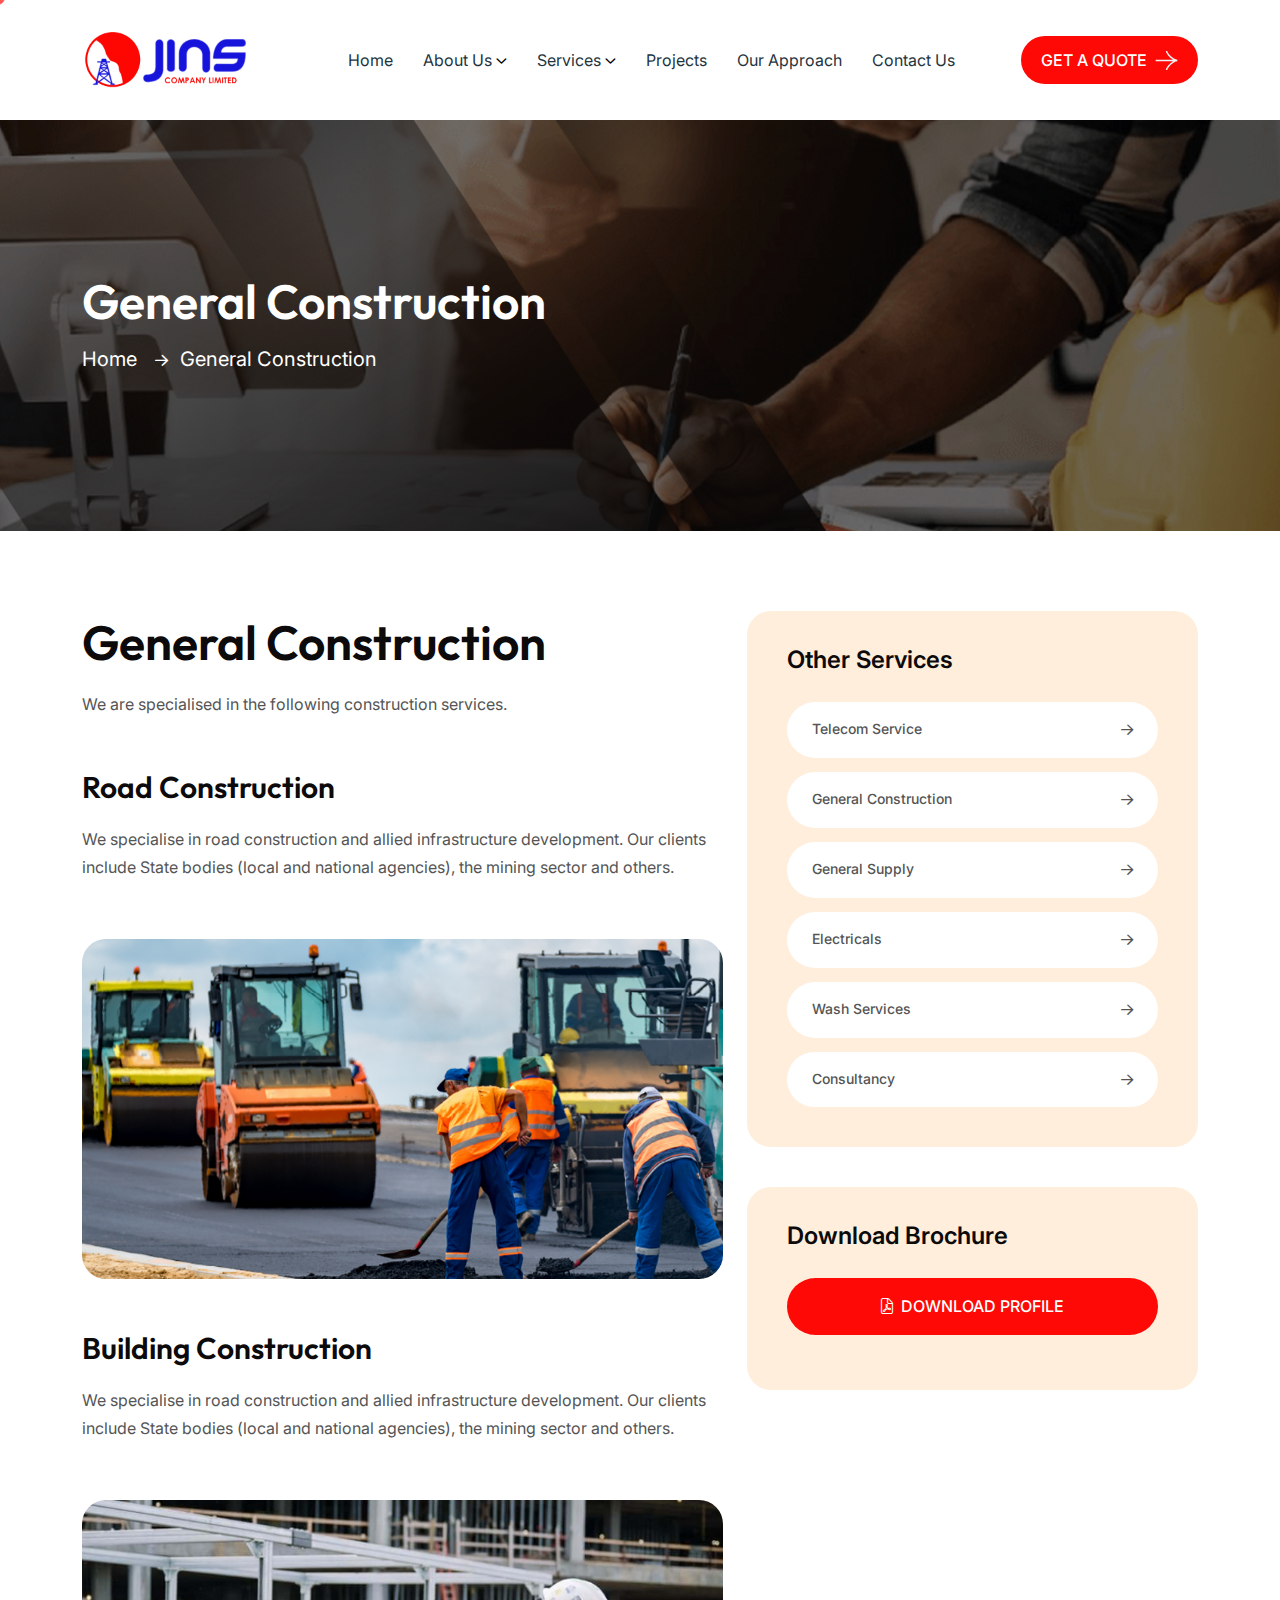
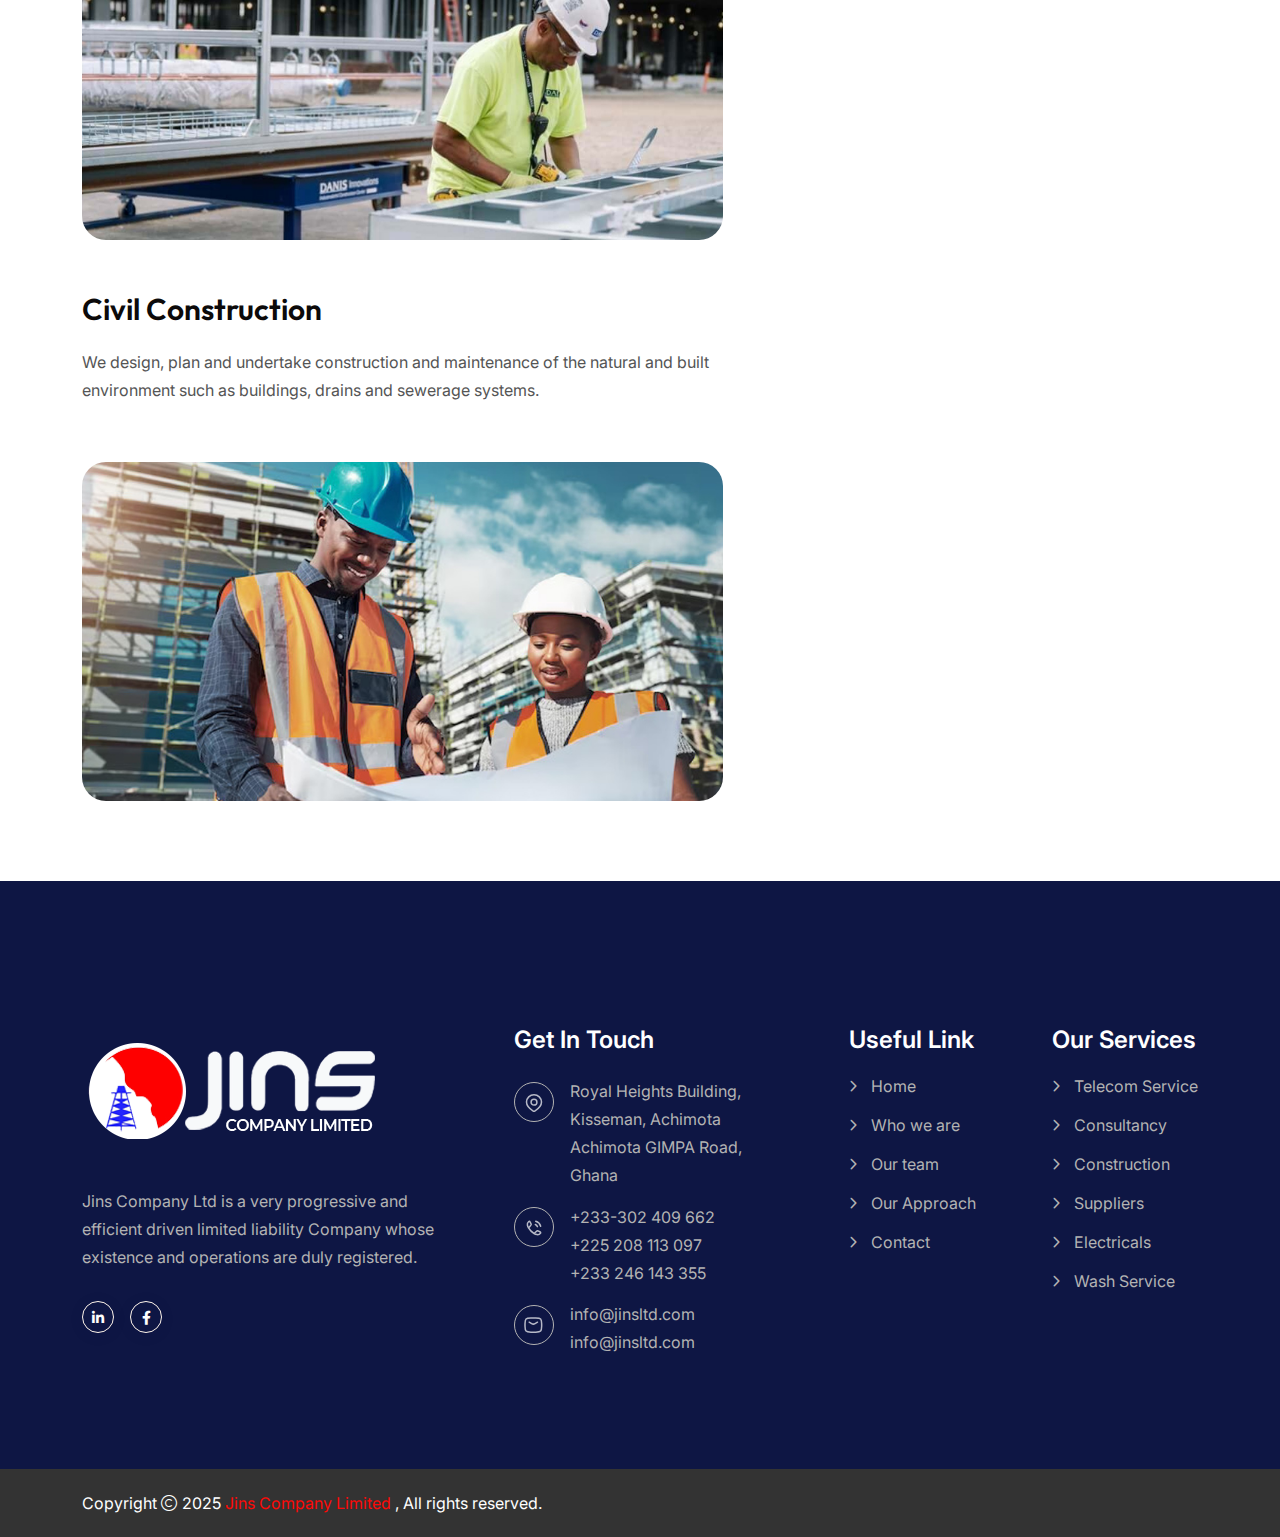
<file: general-construction.html>
<!doctype html>
<html class="no-js" lang="zxx" dir="ltr">
   
        <head>
        <meta charset="utf-8">
        <meta http-equiv="x-ua-compatible" content="ie=edge">
        <title>Jins Company Limited</title>
        <meta name="author" content="Jins Ltd">
        <meta name="description" content="Jins Company Limited">
        <meta name="keywords" content="Jins Company Limited">
        <meta name="robots" content="INDEX,FOLLOW">
        <meta name="viewport" content="width=device-width,initial-scale=1,shrink-to-fit=no">
        <link rel="apple-touch-icon" sizes="57x57" href="assets/img/favicons/apple-icon-57x57.png">
        <link rel="apple-touch-icon" sizes="60x60" href="assets/img/favicons/apple-icon-60x60.png">
        <link rel="apple-touch-icon" sizes="72x72" href="assets/img/favicons/apple-icon-72x72.png">
        <link rel="apple-touch-icon" sizes="76x76" href="assets/img/favicons/apple-icon-76x76.png">
        <link rel="apple-touch-icon" sizes="114x114" href="assets/img/favicons/apple-icon-114x114.png">
        <link rel="apple-touch-icon" sizes="120x120" href="assets/img/favicons/apple-icon-120x120.png">
        <link rel="apple-touch-icon" sizes="144x144" href="assets/img/favicons/apple-icon-144x144.png">
        <link rel="apple-touch-icon" sizes="152x152" href="assets/img/favicons/apple-icon-152x152.png">
        <link rel="apple-touch-icon" sizes="180x180" href="assets/img/favicons/apple-icon-180x180.png">
        <link
            rel="icon"
            type="image/png"
            sizes="192x192"
            href="assets/img/logo.png"
        >
        <link
            rel="icon"
            type="image/png"
            sizes="32x32"
             href="assets/img/logo.png"
        >
        <link
            rel="icon"
            type="image/png"
            sizes="96x96"
            href="assets/img/logo.png"
        >
        <link
            rel="icon"
            type="image/png"
            sizes="16x16"
            href="assets/img/logo.png"
        >
        <!-- <link rel="manifest" href="assets/img/favicons/manifest.json"> -->
        <meta name="msapplication-TileColor" content="#ffffff">
        <meta name="msapplication-TileImage" content="assets/img/favicons/ms-icon-144x144.png">
        <meta name="theme-color" content="#ffffff">
        <link rel="preconnect" href="https://fonts.googleapis.com/">
        <link rel="preconnect" href="https://fonts.gstatic.com/" crossorigin>
        <link href="https://fonts.googleapis.com/css2?family=Inter:wght@100..900&amp;family=Outfit:wght@100..900&amp;display=swap" rel="stylesheet">
        <link rel="stylesheet" href="assets/css/bootstrap.min.css">
        <link rel="stylesheet" href="assets/css/fontawesome.min.css">
        <link rel="stylesheet" href="assets/css/app.min.css">
        <link rel="stylesheet" href="assets/css/style.css">
    </head>
    <body class="">
        <div class="cursor-follower"></div>
        <div class="slider-drag-cursor">
            <i class="fas fa-angle-left me-2"></i> DRAG
            <i class="fas fa-angle-right ms-2"></i>
        </div>
        <div class="preloader">
          
            <div class="preloader-inner">
                <div class="mb-4">
                    <img src="assets/img/logo.png" alt="img">
                </div>
               
            </div>
        </div>
      <div class="th-menu-wrapper onepage-nav">
            <div class="th-menu-area text-center">
                <button class="th-menu-toggle">
                    <i class="fal fa-times"></i>
                </button>
                <div class="mobile-logo">
                    <a href="index.html">
                        <img src="assets/img/footer_logo.png" alt="Jins Ltd">
                    </a>
                </div>
                <div class="th-mobile-menu allow-natural-scroll">
                    <ul>
                        <li>
                            <a href="index.html">Home</a>
                        </li>
                        <li class="menu-item-has-children">
                            <a href="">About Us</a>
                            <ul class="sub-menu">
                                <li>
                                    <a href="/about.html">Who We Are</a>
                                </li>
                                <li>
                                    <a href="/team.html">Our Team</a>
                                </li>
                            </ul>
                        </li>
                        <li class="menu-item-has-children">
                            <a href="service.html">Services</a>
                            <ul class="sub-menu">
                                <li>
                                    <a href="/telecom-service.html">Telecoms</a>
                                </li>
                                <li>
                                    <a href="/general-construction.html">General Construction</a>
                                </li>
                                <li>
                                    <a href="/general-supplies.html">General Supply</a>
                                </li>
                                <li>
                                    <a href="/electricals.html"> Electricals</a>
                                </li>
                                <li>
                                    <a href="/wash-services.html">Wash Services</a>
                                </li>
                                <li>
                                    <a href="/consultancy.html">Consultancy</a>
                                </li>
                            </ul>
                        </li>
                       
                        <li>
                            <a href="project.html">Projects</a>
                        </li>
                        <li>
                            <a href="our-approach.html">Our Approach</a>
                        </li>
                        <li>
                            <a href="contact.html">Contact Us</a>
                        </li>
                    </ul>
                </div>
            </div>
        </div>
         <header class="th-header header-default">
            <div class="sticky-wrapper">
                <div class="container">
                    <div class="menu-area">
                        <div class="row align-items-center justify-content-between">
                            <div class="col-auto">
                                <div class="header-logo">
                                    <a href="index.html">
                                        <img src="/assets/img/logo.png" alt="Jins Ltd">
                                    </a>
                                </div>
                            </div>
                            <div class="col-auto">
                                <nav class="main-menu d-none d-lg-inline-block">
                                    <ul>
                                        <li>
                                            <a href="index.html">Home</a>
                                        </li>
                                        <li class="menu-item-has-children">
                                            <a href="">About Us</a>
                                            <ul class="sub-menu">
                                                <li>
                                                    <a href="/about.html">Who We Are</a>
                                                </li>
                                                <li>
                                                    <a href="/team.html">Our Team</a>
                                                </li>
                                            </ul>
                                        </li>
                                        <li class="menu-item-has-children">
                                            <a href="service.html">Services</a>
                                            <ul class="sub-menu">
                                                <li>
                                                    <a href="/telecom-service.html">Telecoms</a>
                                                </li>
                                                <li>
                                                    <a href="/general-construction.html">General Construction</a>
                                                </li>
                                                <li>
                                                    <a href="/general-supplies.html">General Supply</a>
                                                </li>
                                                <li>
                                                    <a href="/electricals.html"> Electricals</a>
                                                </li>
                                                <li>
                                                    <a href="/wash-services.html">Wash Services</a>
                                                </li>
                                                <li>
                                                    <a href="/consultancy.html">Consultancy</a>
                                                </li>
                                            </ul>
                                        </li>
                                       <li>
                                            <a href="project.html">Projects</a>
                                        </li>
                                        <li>
                                            <a href="our-approach.html">Our Approach</a>
                                        </li>
                                        <li>
                                            <a href="contact.html">Contact Us</a>
                                        </li>
                                    </ul>
                                </nav>
                                <div class="header-button d-flex d-lg-none">
                                    <button type="button" class="th-menu-toggle sidebar-btn">
                                        <span class="line"></span>
                                        <span class="line"></span>
                                        <span class="line"></span>
                                    </button>
                                </div>
                            </div>
                            <div class="col-auto d-none d-xl-block">
                                <div class="header-button">
                                    <a href="contact.html" class="th-btn style4 th-btn-icon">GET A QUOTE</a>
                                </div>
                            </div>
                        </div>
                    </div>
                </div>
            </div>
        </header>
        <div class="breadcumb-wrapper" data-bg-src="/assets/img/breadcrumb/breadcrumb_1.jpg">
            
            <div class="breadcumb-overlay" data-bg-src="assets/img/bg/breadcumb-bg-overlay.png"></div>
            <div class="container">
                <div class="row">
                    <div class="col-12">
                        <div class="breadcumb-content">
                            <h1 class="breadcumb-title">General Construction</h1>
                            <ul class="breadcumb-menu">
                                <li>
                                    <a href="index.html">Home</a>
                                </li>
                                <li>General Construction</li>
                            </ul>
                        </div>
                    </div>
                </div>
            </div>
        </div>
        <section class="space-top space-extra2-bottom">
            <div class="container">
                <div class="row gx-40">
                    <div class="col-xxl-8 col-lg-7">
                        <div class="page-single mb-40">
                          
                            <div class="page-content">
                                <h2 class="page-title fw-semibold">General Construction</h2>
                                <p class="mb-30">We are specialised in the following construction services.</p>
                           
                                <h4 class="fw-semibold mb-25 mt-50">Road Construction</h4>
                                   <div class="row gy-40 align-items-center">
                                   
                                    <div class="col-xl-12">
                                        <p class="mt-n2">
                                            We specialise in road construction and allied infrastructure development. Our clients include State bodies (local and national agencies), the mining sector and others.
                                        </p>                                  
                                    </div>

                                     <div class="col-xl-12">
                                        <div class="page-img">
                                            <img src="/assets/img/construction-page/road_construction.jpg" alt="Service Image">
                                        </div>
                                    </div>
                                </div>
                                <h4 class="fw-semibold mb-25 mt-50">Building Construction</h4>
                                   <div class="row gy-40 align-items-center">
                                     <div class="col-xl-12">
                                        <p class="mt-n2">
                                            We specialise in road construction and allied infrastructure development. Our clients include State bodies (local and national agencies), the mining sector and others.
                                        </p>                                  
                                    </div>
                                    <div class="col-xl-12">
                                        <div class="page-img">
                                            <img src="assets/img/construction-page/building_construction.jpg" alt="Service Image">
                                        </div>
                                    </div>
                                   
                                </div>
                                <h4 class="fw-semibold mb-25 mt-50">Civil Construction</h4>
                                   <div class="row gy-40 align-items-center">
                                    <div class="col-xl-12">
                                        <p class="mt-n2">
                                           We design, plan and undertake construction and maintenance of the natural and built environment such as buildings, drains and sewerage systems.
                                        </p>                                  
                                    </div>
                                    <div class="col-xl-12">
                                        <div class="page-img">
                                            <img src="assets/img/construction-page/civil_construction.jpg" alt="Service Image">
                                        </div>
                                    </div>
                                    
                                </div>
                            </div>
                        </div>
                    </div>
                    <div class="col-xxl-4 col-lg-5">
                         <aside class="sidebar-area">
                          
                            <div class="widget widget_categories">
                                <h3 class="widget_title">Other Services</h3>
                                <ul>
                                    <li>
                                        <a href="/telecom-service.html">Telecom Service
                                            <span>
                                                <i class="far fa-arrow-right"></i>
                                            </span>
                                        </a>
                                    </li>
                                    <li>
                                        <a href="/general-construction.html">General Construction
                                            <span>
                                                <i class="far fa-arrow-right"></i>
                                            </span>
                                        </a>
                                    </li>
                                    <li>
                                        <a href="/general-supplies.html">General Supply
                                            <span>
                                                <i class="far fa-arrow-right"></i>
                                            </span>
                                        </a>
                                    </li>
                                    <li>
                                        <a href="/electricals.html"> Electricals
                                            <span>
                                                <i class="far fa-arrow-right"></i>
                                            </span>
                                        </a>
                                    </li>
                                    <li>
                                        <a href="/wash-services.html">Wash Services
                                            <span>
                                                <i class="far fa-arrow-right"></i>
                                            </span>
                                        </a>
                                    </li>
                                    <li>
                                        <a href="/consultancy.html">Consultancy
                                            <span>
                                                <i class="far fa-arrow-right"></i>
                                            </span>
                                        </a>
                                    </li>
                                </ul>
                            </div>
                            <div class="widget widget_download">
                                <h4 class="widget_title">Download Brochure</h4>
                                <div class="download-widget-wrap">
                                    <a href="/assets/jins_profile.pdf" class="th-btn">
                                        <i class="fal fa-file-pdf"></i>DOWNLOAD PROFILE
                                    </a>
                                  
                                </div>
                            </div>
                          
                        </aside>
                    </div>
                </div>
            </div>
        </section>
        <footer class="footer-wrapper footer-default bg-blue">
            <div class="container">
                <div class="footer-wrap" style="padding-top: 30px;">
                    <div class="widget-area">
                        <div class="row justify-content-between">
                            <div class="col-md-6 col-xl-4">
                                <div class="widget footer-widget">
                                    <div class="th-widget-about">
                                        <div class="about-logo">
                                            <a href="index.html">
                                                <img src="assets/img/footer_logo.png" alt="Jins Ltd">
                                            </a>
                                        </div>
                                        <p class="about-text">
                                            Jins Company Ltd is a very progressive and efficient driven
                                      limited liability Company  whose existence and operations are duly registered.
                                        </p>
                                        <div class="th-social style5">
                                            <a href="https://www.linkedin.com/">
                                                <i class="fab fa-linkedin-in"></i>
                                            </a>
                                            <a href="https://www.linkedin.com/">
                                                <i class="fab fa-facebook-f"></i>
                                            </a>
                                        </div>
                                    </div>
                                </div>
                            </div>
                            <div class="col-md-6 col-xl-auto">
                                <div class="widget footer-widget">
                                    <h3 class="widget_title">Get In Touch</h3>
                                    <div class="th-widget-contact">
                                        <div class="info-box_text">
                                            <div class="icon">
                                                <img src="assets/img/icon/location-dot.svg" alt="img">
                                            </div>
                                            <div class="details">
                                                <p>Royal Heights Building, Kisseman, Achimota</p>
                                                <p>Achimota GIMPA Road, Ghana</p>
                                            </div>
                                        </div>
                                        <div class="info-box_text">
                                            <div class="icon">
                                                <img src="assets/img/icon/phone.svg" alt="img">
                                            </div>
                                            <div class="details">
                                                <p>
                                                    <a href="tel:+0123456789" class="info-box_link">+233-302 409 662</a>
                                                </p>
                                                <p>
                                                    <a href="tel:+09876543210" class="info-box_link">+225 208 113 097</a>
                                                </p>
                                                <p>
                                                    <a href="tel:+09876543210" class="info-box_link">+233 246 143 355</a>
                                                </p>
                                            </div>
                                        </div>
                                        <div class="info-box_text">
                                            <div class="icon">
                                                <img src="assets/img/icon/envelope.svg" alt="img">
                                            </div>
                                            <div class="details">
                                                <p>
                                                    <a href="mailto:info@jinsltd.com" class="info-box_link">
                                                        info@jinsltd.com
                                                    </a>
                                                </p>
                                                <p>
                                                    <a href="mailto:info@jinsltd.com" class="info-box_link">
                                                        info@jinsltd.com
                                                    </a>
                                                </p>
                                            </div>
                                        </div>
                                    </div>
                                </div>
                            </div>
                            <div class="col-md-6 col-xl-auto">
                                <div class="widget widget_nav_menu footer-widget">
                                    <h3 class="widget_title">Useful Link</h3>
                                    <div class="menu-all-pages-container">
                                        <ul class="menu">
                                            <li>
                                                <a href="index.html">Home</a>
                                            </li>
                                            <li>
                                                <a href="about.html">Who we are</a>
                                            </li>
                                            <li>
                                                <a href="team.html">Our team</a>
                                            </li>
                                            <li>
                                                <a href="our-approach.html">Our Approach</a>
                                            </li>
                                            <li>
                                                <a href="contact.html">Contact</a>
                                            </li>
                                        </ul>
                                    </div>
                                </div>
                            </div>
                            <div class="col-md-6 col-xl-auto">
                                <div class="widget widget_nav_menu footer-widget">
                                    <h3 class="widget_title">Our Services</h3>
                                    <div class="menu-all-pages-container">
                                        <ul class="menu">
                                            <li>
                                                <a href="telecom-service.html">Telecom Service</a>
                                            </li>
                                            <li>
                                                <a href="consultancy.html">Consultancy</a>
                                            </li>
                                            <li>
                                                <a href="general-construction.html">Construction</a>
                                            </li>
                                            <li>
                                                <a href="general-supplies.html">Suppliers</a>
                                            </li>
                                            <li>
                                                <a href="electricals.html">Electricals</a>
                                            </li>
                                            <li>
                                                <a href="wash-services.html">Wash Service</a>
                                            </li>
                                        </ul>
                                    </div>
                                </div>
                            </div>
                        </div>
                    </div>
                </div>
            </div>
            <div class="copyright-wrap bg-gray">
                <div class="container">
                    <div class="row gy-2 align-items-center">
                        <div class="col-lg-6">
                            <p class="copyright-text text-white">
                                Copyright
                                <i class="fal fa-copyright"></i>
                                2025
                                <a href="index.html">Jins Company Limited</a>
                                , All rights reserved.
                            </p>
                        </div>
                        <!-- <div class="col-lg-6 text-center text-lg-end">
                            <div class="footer-links">
                                <ul>
                                    <li>
                                        <a href="contact.html">Terms of service</a>
                                    </li>
                                    <li>
                                        <a href="contact.html">Privacy policy</a>
                                    </li>
                                    <li>
                                        <a href="contact.html">Cookies</a>
                                    </li>
                                </ul>
                            </div>
                        </div> -->
                    </div>
                </div>
            </div>
        </footer>
        <div class="scroll-top">
            <svg
                class="progress-circle svg-content"
                width="100%"
                height="100%"
                viewBox="-1 -1 102 102"
            >
                <path d="M50,1 a49,49 0 0,1 0,98 a49,49 0 0,1 0,-98" style="transition: stroke-dashoffset 10ms linear 0s; stroke-dasharray: 307.919, 307.919; stroke-dashoffset: 307.919;"></path>
            </svg>
        </div>
        <script src="assets/js/vendor/jquery-3.7.1.min.js"></script>
        <script src="assets/js/app.min.js"></script>
        <script src="assets/js/main.js"></script>
    </body>
    <!-- Mirrored from html.themeholy.com/Jins Ltd/demo/service-details.html by HTTrack Website Copier/3.x [XR&CO'2014], Thu, 17 Jul 2025 01:52:05 GMT -->
</html>
</file>
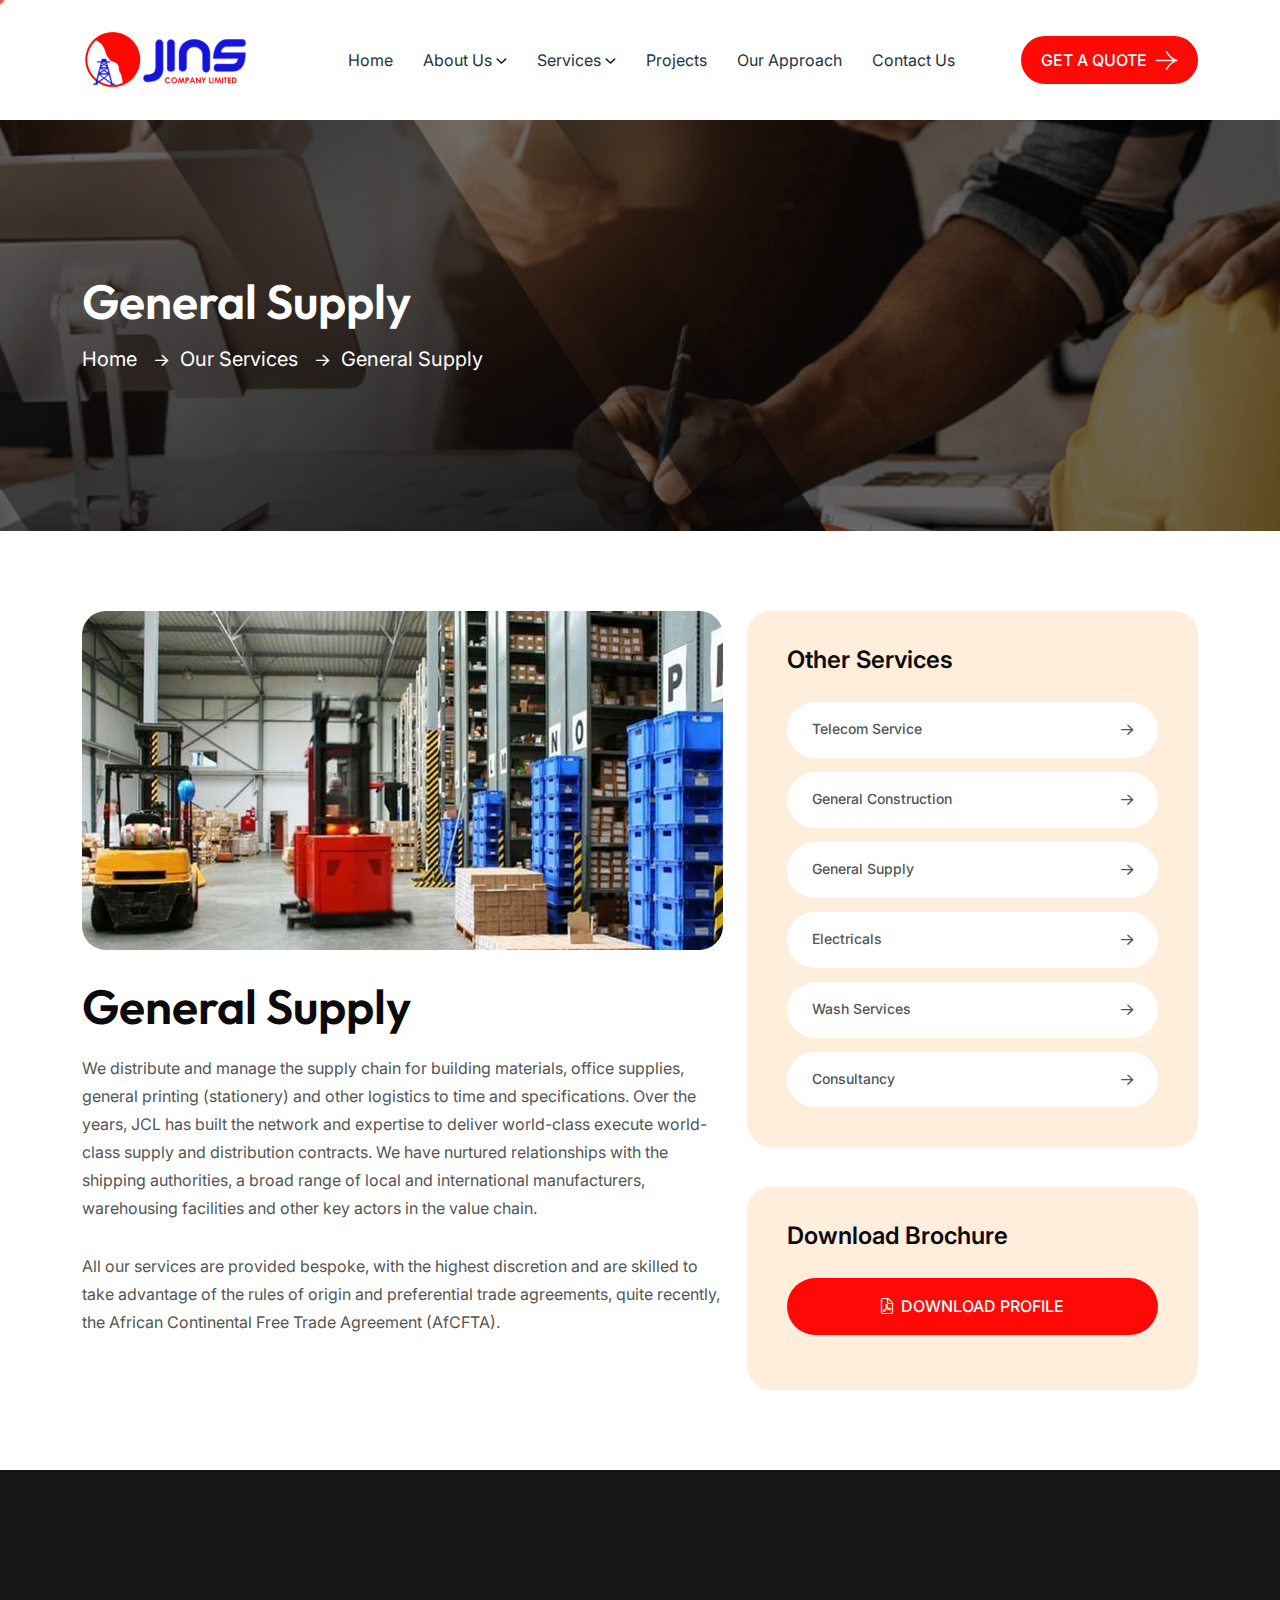
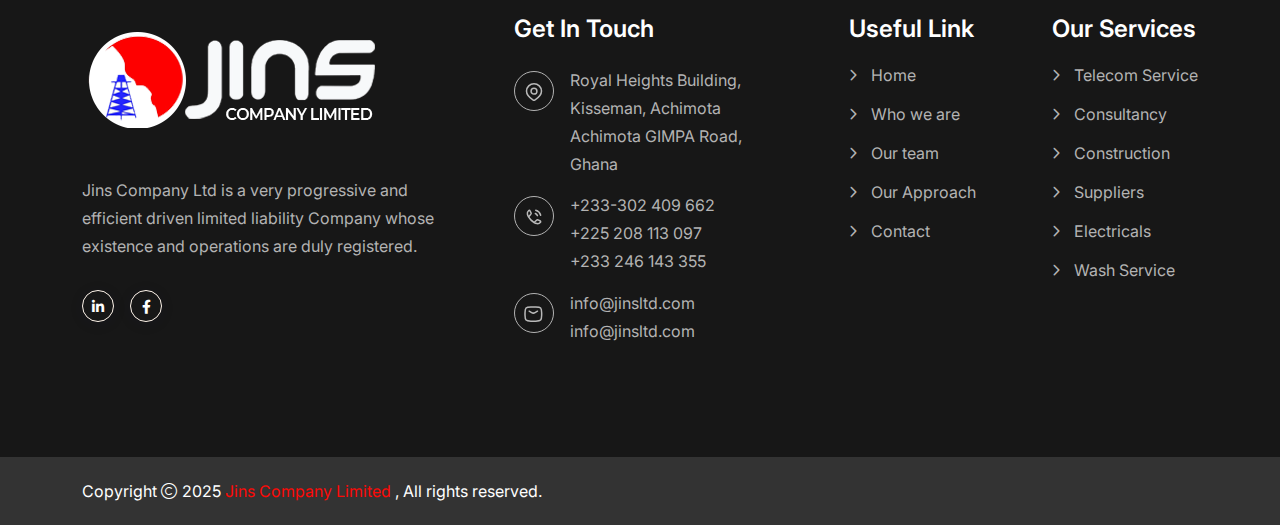
<file: general-supplies.html>
<!doctype html>
<html class="no-js" lang="zxx" dir="ltr">
   
       <head>
        <meta charset="utf-8">
        <meta http-equiv="x-ua-compatible" content="ie=edge">
        <title>Jins Company Limited</title>
        <meta name="author" content="Jins Ltd">
        <meta name="description" content="Jins Company Limited">
        <meta name="keywords" content="Jins Company Limited">
        <meta name="robots" content="INDEX,FOLLOW">
        <meta name="viewport" content="width=device-width,initial-scale=1,shrink-to-fit=no">
        <link rel="apple-touch-icon" sizes="57x57" href="assets/img/favicons/apple-icon-57x57.png">
        <link rel="apple-touch-icon" sizes="60x60" href="assets/img/favicons/apple-icon-60x60.png">
        <link rel="apple-touch-icon" sizes="72x72" href="assets/img/favicons/apple-icon-72x72.png">
        <link rel="apple-touch-icon" sizes="76x76" href="assets/img/favicons/apple-icon-76x76.png">
        <link rel="apple-touch-icon" sizes="114x114" href="assets/img/favicons/apple-icon-114x114.png">
        <link rel="apple-touch-icon" sizes="120x120" href="assets/img/favicons/apple-icon-120x120.png">
        <link rel="apple-touch-icon" sizes="144x144" href="assets/img/favicons/apple-icon-144x144.png">
        <link rel="apple-touch-icon" sizes="152x152" href="assets/img/favicons/apple-icon-152x152.png">
        <link rel="apple-touch-icon" sizes="180x180" href="assets/img/favicons/apple-icon-180x180.png">
        <link
            rel="icon"
            type="image/png"
            sizes="192x192"
            href="assets/img/logo.png"
        >
        <link
            rel="icon"
            type="image/png"
            sizes="32x32"
             href="assets/img/logo.png"
        >
        <link
            rel="icon"
            type="image/png"
            sizes="96x96"
            href="assets/img/logo.png"
        >
        <link
            rel="icon"
            type="image/png"
            sizes="16x16"
            href="assets/img/logo.png"
        >
        <!-- <link rel="manifest" href="assets/img/favicons/manifest.json"> -->
        <meta name="msapplication-TileColor" content="#ffffff">
        <meta name="msapplication-TileImage" content="assets/img/favicons/ms-icon-144x144.png">
        <meta name="theme-color" content="#ffffff">
        <link rel="preconnect" href="https://fonts.googleapis.com/">
        <link rel="preconnect" href="https://fonts.gstatic.com/" crossorigin>
        <link href="https://fonts.googleapis.com/css2?family=Inter:wght@100..900&amp;family=Outfit:wght@100..900&amp;display=swap" rel="stylesheet">
        <link rel="stylesheet" href="assets/css/bootstrap.min.css">
        <link rel="stylesheet" href="assets/css/fontawesome.min.css">
        <link rel="stylesheet" href="assets/css/app.min.css">
        <link rel="stylesheet" href="assets/css/style.css">
    </head>
    <body class="">
        <div class="cursor-follower"></div>
        <div class="slider-drag-cursor">
            <i class="fas fa-angle-left me-2"></i> DRAG
            <i class="fas fa-angle-right ms-2"></i>
        </div>
        <div class="preloader">
          
            <div class="preloader-inner">
                <div class="mb-4">
                    <img src="assets/img/logo.png" alt="img">
                </div>
               
            </div>
        </div>
       <div class="th-menu-wrapper onepage-nav">
            <div class="th-menu-area text-center">
                <button class="th-menu-toggle">
                    <i class="fal fa-times"></i>
                </button>
                <div class="mobile-logo">
                    <a href="index.html">
                        <img src="assets/img/footer_logo.png" alt="Jins Ltd">
                    </a>
                </div>
                <div class="th-mobile-menu allow-natural-scroll">
                    <ul>
                        <li>
                            <a href="index.html">Home</a>
                        </li>
                        <li class="menu-item-has-children">
                            <a href="">About Us</a>
                            <ul class="sub-menu">
                                <li>
                                    <a href="/about.html">Who We Are</a>
                                </li>
                                <li>
                                    <a href="/team.html">Our Team</a>
                                </li>
                            </ul>
                        </li>
                        <li class="menu-item-has-children">
                            <a href="service.html">Services</a>
                            <ul class="sub-menu">
                                <li>
                                    <a href="/telecom-service.html">Telecoms</a>
                                </li>
                                <li>
                                    <a href="/general-construction.html">General Construction</a>
                                </li>
                                <li>
                                    <a href="/general-supplies.html">General Supply</a>
                                </li>
                                <li>
                                    <a href="/electricals.html"> Electricals</a>
                                </li>
                                <li>
                                    <a href="/wash-services.html">Wash Services</a>
                                </li>
                                <li>
                                    <a href="/consultancy.html">Consultancy</a>
                                </li>
                            </ul>
                        </li>
                       
                        <li>
                            <a href="project.html">Projects</a>
                        </li>
                        <li>
                            <a href="our-approach.html">Our Approach</a>
                        </li>
                        <li>
                            <a href="contact.html">Contact Us</a>
                        </li>
                    </ul>
                </div>
            </div>
        </div>
        <header class="th-header header-default">
            <div class="sticky-wrapper">
                <div class="container">
                    <div class="menu-area">
                        <div class="row align-items-center justify-content-between">
                            <div class="col-auto">
                                <div class="header-logo">
                                    <a href="index.html">
                                        <img src="/assets/img/logo.png" alt="Jins Ltd">
                                    </a>
                                </div>
                            </div>
                            <div class="col-auto">
                                <nav class="main-menu d-none d-lg-inline-block">
                                    <ul>
                                        <li>
                                            <a href="index.html">Home</a>
                                        </li>
                                        <li class="menu-item-has-children">
                                            <a href="">About Us</a>
                                            <ul class="sub-menu">
                                                <li>
                                                    <a href="/about.html">Who We Are</a>
                                                </li>
                                                <li>
                                                    <a href="/team.html">Our Team</a>
                                                </li>
                                            </ul>
                                        </li>
                                        <li class="menu-item-has-children">
                                            <a href="service.html">Services</a>
                                            <ul class="sub-menu">
                                                <li>
                                                    <a href="/telecom-service.html">Telecoms</a>
                                                </li>
                                                <li>
                                                    <a href="/general-construction.html">General Construction</a>
                                                </li>
                                                <li>
                                                    <a href="/general-supplies.html">General Supply</a>
                                                </li>
                                                <li>
                                                    <a href="/electricals.html"> Electricals</a>
                                                </li>
                                                <li>
                                                    <a href="/wash-services.html">Wash Services</a>
                                                </li>
                                                <li>
                                                    <a href="/consultancy.html">Consultancy</a>
                                                </li>
                                            </ul>
                                        </li>
                                         <li>
                                            <a href="project.html">Projects</a>
                                        </li>
                                        <li>
                                            <a href="our-approach.html">Our Approach</a>
                                        </li>
                                        <li>
                                            <a href="contact.html">Contact Us</a>
                                        </li>
                                    </ul>
                                </nav>
                                <div class="header-button d-flex d-lg-none">
                                    <button type="button" class="th-menu-toggle sidebar-btn">
                                        <span class="line"></span>
                                        <span class="line"></span>
                                        <span class="line"></span>
                                    </button>
                                </div>
                            </div>
                            <div class="col-auto d-none d-xl-block">
                                <div class="header-button">
                                    <a href="contact.html" class="th-btn style4 th-btn-icon">GET A QUOTE</a>
                                </div>
                            </div>
                        </div>
                    </div>
                </div>
            </div>
        </header>
        <div class="breadcumb-wrapper" data-bg-src="assets/img/bg/breadcumb-bg.jpg">
            <div class="breadcumb-overlay" data-bg-src="assets/img/bg/breadcumb-bg-overlay.png"></div>
            <div class="container">
                <div class="row">
                    <div class="col-12">
                        <div class="breadcumb-content">
                            <h1 class="breadcumb-title">General Supply</h1>
                            <ul class="breadcumb-menu">
                                <li>
                                    <a href="index.html">Home</a>
                                </li>
                                <li>
                                    <a href="service.html">Our Services</a>
                                </li>
                                <li>General Supply</li>
                            </ul>
                        </div>
                    </div>
                </div>
            </div>
        </div>
        <section class="space-top space-extra2-bottom">
            <div class="container">
                <div class="row gx-40">
                    <div class="col-xxl-8 col-lg-7">
                        <div class="page-single mb-40">
                            <div class="page-img mb-25">
                                 <img src="assets/img/pages_banner/general_supply_service.jpg" alt="Service Image">
                            
                            </div>
                            <div class="page-content">
                                <h2 class="page-title fw-semibold">General Supply</h2>
                                <p class="mb-30">
                                    We distribute and manage the supply chain for building materials, office supplies, general printing (stationery) and other logistics to time and specifications. Over the years, JCL has built the network and expertise to deliver world-class execute world-class supply and distribution contracts. We have nurtured relationships with the shipping authorities, a broad range of local and international manufacturers, warehousing facilities and other key actors in the value chain. 
                                </p>
                           
                                <p>All our services are provided bespoke, with the highest discretion and are skilled to take advantage of the rules of origin and preferential trade agreements, quite recently, the African Continental Free Trade Agreement (AfCFTA). 

                                </p>
                                
                            </div>
                        </div>
                    </div>
                    <div class="col-xxl-4 col-lg-5">
                         <aside class="sidebar-area">
                          
                            <div class="widget widget_categories">
                                <h3 class="widget_title">Other Services</h3>
                                <ul>
                                    <li>
                                        <a href="/telecom-service.html">Telecom Service
                                            <span>
                                                <i class="far fa-arrow-right"></i>
                                            </span>
                                        </a>
                                    </li>
                                    <li>
                                        <a href="/general-construction.html">General Construction
                                            <span>
                                                <i class="far fa-arrow-right"></i>
                                            </span>
                                        </a>
                                    </li>
                                    <li>
                                        <a href="/general-supplies.html">General Supply
                                            <span>
                                                <i class="far fa-arrow-right"></i>
                                            </span>
                                        </a>
                                    </li>
                                    <li>
                                        <a href="/electricals.html"> Electricals
                                            <span>
                                                <i class="far fa-arrow-right"></i>
                                            </span>
                                        </a>
                                    </li>
                                    <li>
                                        <a href="/wash-services.html">Wash Services
                                            <span>
                                                <i class="far fa-arrow-right"></i>
                                            </span>
                                        </a>
                                    </li>
                                    <li>
                                        <a href="/consultancy.html">Consultancy
                                            <span>
                                                <i class="far fa-arrow-right"></i>
                                            </span>
                                        </a>
                                    </li>
                                </ul>
                            </div>
                            <div class="widget widget_download">
                                <h4 class="widget_title">Download Brochure</h4>
                                <div class="download-widget-wrap">
                                    <a href="/assets/jins_profile.pdf" class="th-btn">
                                        <i class="fal fa-file-pdf"></i>DOWNLOAD PROFILE
                                    </a>
                                  
                                </div>
                            </div>
                          
                        </aside>
                    </div>
                </div>
            </div>
        </section>
      <footer class="footer-wrapper footer-default bg-black2">
            <div class="container">
                <div class="footer-wrap" style="padding-top: 30px;">
                    <div class="widget-area">
                        <div class="row justify-content-between">
                            <div class="col-md-6 col-xl-4">
                                <div class="widget footer-widget">
                                    <div class="th-widget-about">
                                        <div class="about-logo">
                                            <a href="index.html">
                                                 <img src="assets/img/footer_logo.png" alt="Jinsltd">
                                               
                                            </a>
                                        </div>
                                        <p class="about-text">
                                            Jins Company Ltd is a very progressive and efficient driven
                                      limited liability Company  whose existence and operations are duly registered.
                                        </p>
                                        <div class="th-social style5">
                                            <a href="https://www.linkedin.com/">
                                                <i class="fab fa-linkedin-in"></i>
                                            </a>
                                            <a href="https://www.linkedin.com/">
                                                <i class="fab fa-facebook-f"></i>
                                            </a>
                                        </div>
                                    </div>
                                </div>
                            </div>
                            <div class="col-md-6 col-xl-auto">
                                <div class="widget footer-widget">
                                    <h3 class="widget_title">Get In Touch</h3>
                                    <div class="th-widget-contact">
                                        <div class="info-box_text">
                                            <div class="icon">
                                                <img src="assets/img/icon/location-dot.svg" alt="img">
                                            </div>
                                            <div class="details">
                                                <p>Royal Heights Building, Kisseman, Achimota</p>
                                                <p>Achimota GIMPA Road, Ghana</p>
                                            </div>
                                        </div>
                                        <div class="info-box_text">
                                            <div class="icon">
                                                <img src="assets/img/icon/phone.svg" alt="img">
                                            </div>
                                            <div class="details">
                                                <p>
                                                    <a href="tel:+0123456789" class="info-box_link">+233-302 409 662</a>
                                                </p>
                                                <p>
                                                    <a href="tel:+09876543210" class="info-box_link">+225 208 113 097</a>
                                                </p>
                                                <p>
                                                    <a href="tel:+09876543210" class="info-box_link">+233 246 143 355</a>
                                                </p>
                                            </div>
                                        </div>
                                        <div class="info-box_text">
                                            <div class="icon">
                                                <img src="assets/img/icon/envelope.svg" alt="img">
                                            </div>
                                            <div class="details">
                                                <p>
                                                    <a href="mailto:info@jinsltd.com" class="info-box_link">
                                                        info@jinsltd.com
                                                    </a>
                                                </p>
                                                <p>
                                                    <a href="mailto:info@jinsltd.com" class="info-box_link">
                                                        info@jinsltd.com
                                                    </a>
                                                </p>
                                            </div>
                                        </div>
                                    </div>
                                </div>
                            </div>
                            <div class="col-md-6 col-xl-auto">
                                <div class="widget widget_nav_menu footer-widget">
                                    <h3 class="widget_title">Useful Link</h3>
                                    <div class="menu-all-pages-container">
                                        <ul class="menu">
                                            <li>
                                                <a href="index.html">Home</a>
                                            </li>
                                            <li>
                                                <a href="about.html">Who we are</a>
                                            </li>
                                            <li>
                                                <a href="team.html">Our team</a>
                                            </li>
                                            <li>
                                                <a href="our-approach.html">Our Approach</a>
                                            </li>
                                            <li>
                                                <a href="contact.html">Contact</a>
                                            </li>
                                        </ul>
                                    </div>
                                </div>
                            </div>
                            <div class="col-md-6 col-xl-auto">
                                <div class="widget widget_nav_menu footer-widget">
                                    <h3 class="widget_title">Our Services</h3>
                                    <div class="menu-all-pages-container">
                                        <ul class="menu">
                                            <li>
                                                <a href="telecom-service.html">Telecom Service</a>
                                            </li>
                                            <li>
                                                <a href="consultancy.html">Consultancy</a>
                                            </li>
                                            <li>
                                                <a href="general-construction.html">Construction</a>
                                            </li>
                                            <li>
                                                <a href="general-supplies.html">Suppliers</a>
                                            </li>
                                            <li>
                                                <a href="electricals.html">Electricals</a>
                                            </li>
                                            <li>
                                                <a href="wash-services.html">Wash Service</a>
                                            </li>
                                        </ul>
                                    </div>
                                </div>
                            </div>
                        </div>
                    </div>
                </div>
            </div>
            <div class="copyright-wrap bg-gray">
                <div class="container">
                    <div class="row gy-2 align-items-center">
                        <div class="col-lg-6">
                            <p class="copyright-text text-white">
                                Copyright
                                <i class="fal fa-copyright"></i>
                                2025
                                <a href="index.html">Jins Company Limited</a>
                                , All rights reserved.
                            </p>
                        </div>
                        <!-- <div class="col-lg-6 text-center text-lg-end">
                            <div class="footer-links">
                                <ul>
                                    <li>
                                        <a href="contact.html">Terms of service</a>
                                    </li>
                                    <li>
                                        <a href="contact.html">Privacy policy</a>
                                    </li>
                                    <li>
                                        <a href="contact.html">Cookies</a>
                                    </li>
                                </ul>
                            </div>
                        </div> -->
                    </div>
                </div>
            </div>
        </footer>
        <div class="scroll-top">
            <svg
                class="progress-circle svg-content"
                width="100%"
                height="100%"
                viewBox="-1 -1 102 102"
            >
                <path d="M50,1 a49,49 0 0,1 0,98 a49,49 0 0,1 0,-98" style="transition: stroke-dashoffset 10ms linear 0s; stroke-dasharray: 307.919, 307.919; stroke-dashoffset: 307.919;"></path>
            </svg>
        </div>
        <script src="assets/js/vendor/jquery-3.7.1.min.js"></script>
        <script src="assets/js/app.min.js"></script>
        <script src="assets/js/main.js"></script>
    </body>
    <!-- Mirrored from html.themeholy.com/Jins Ltd/demo/service-details.html by HTTrack Website Copier/3.x [XR&CO'2014], Thu, 17 Jul 2025 01:52:05 GMT -->
</html>
</file>
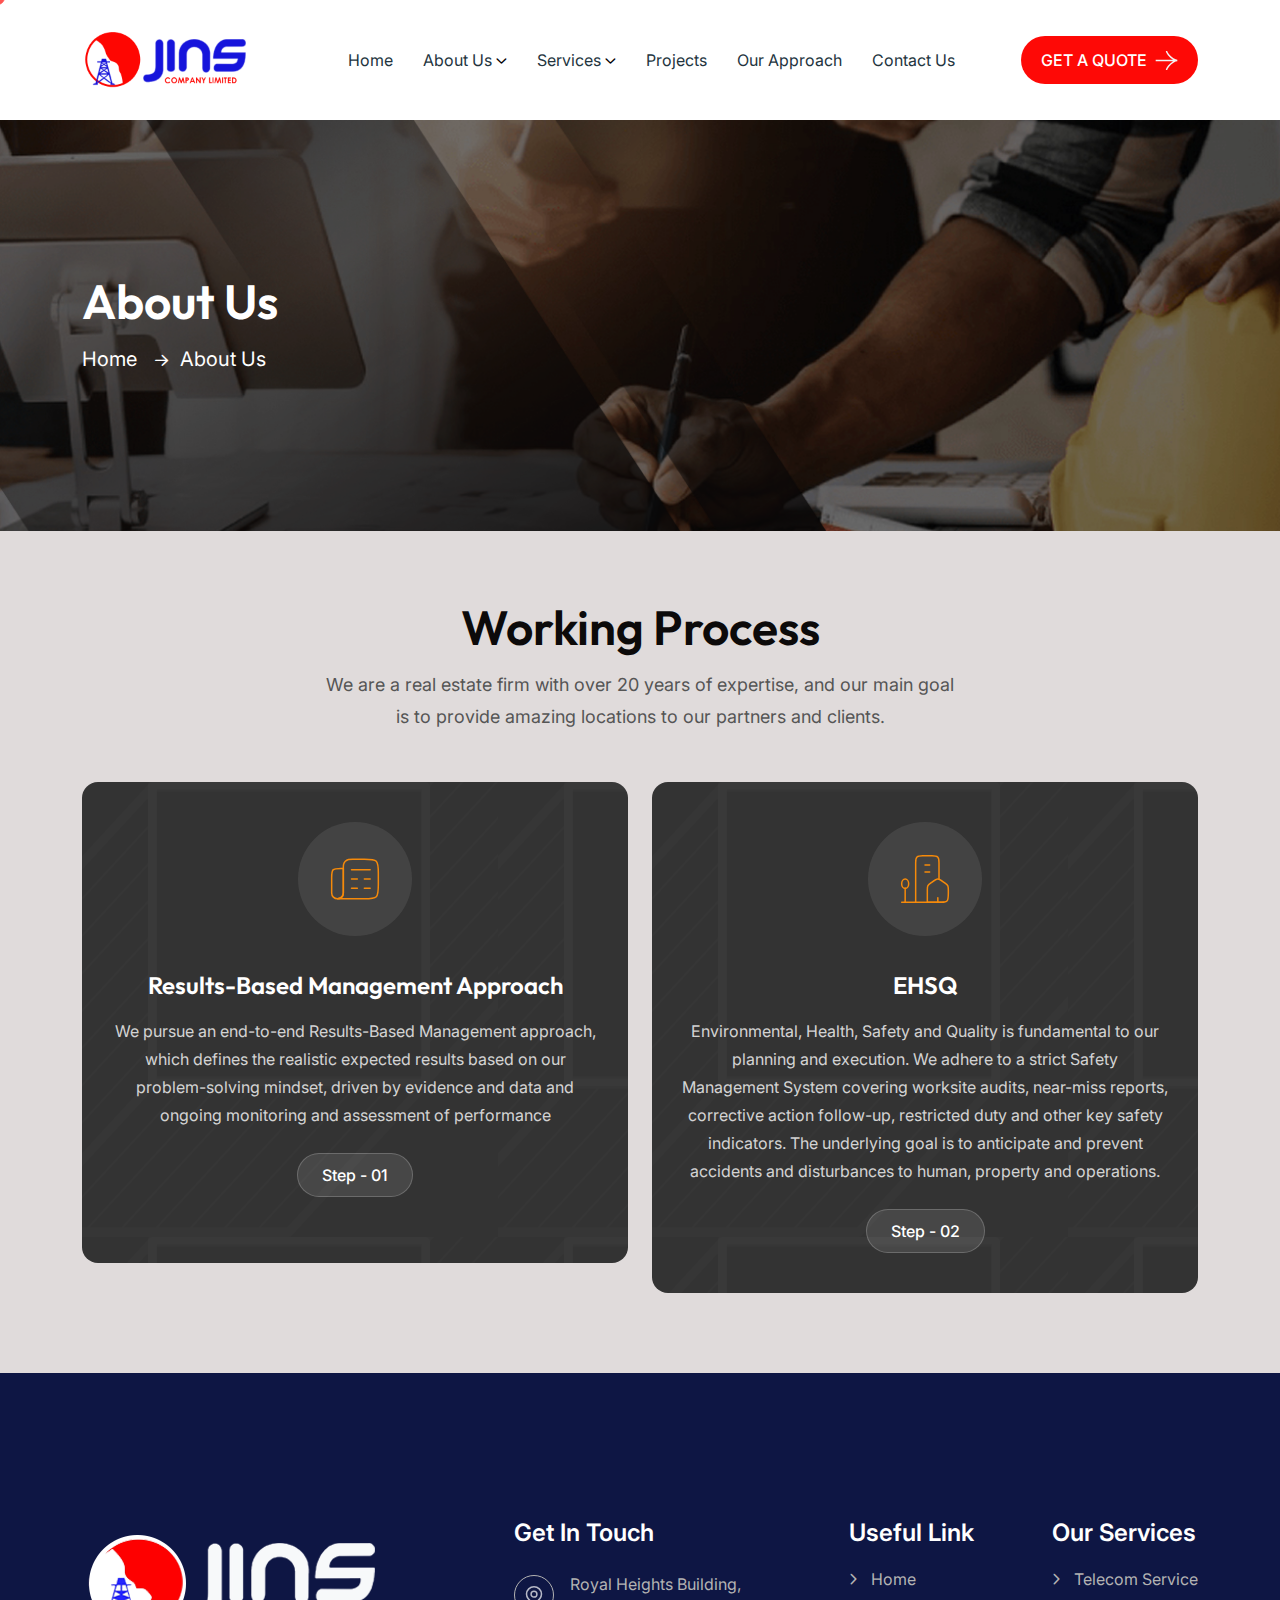
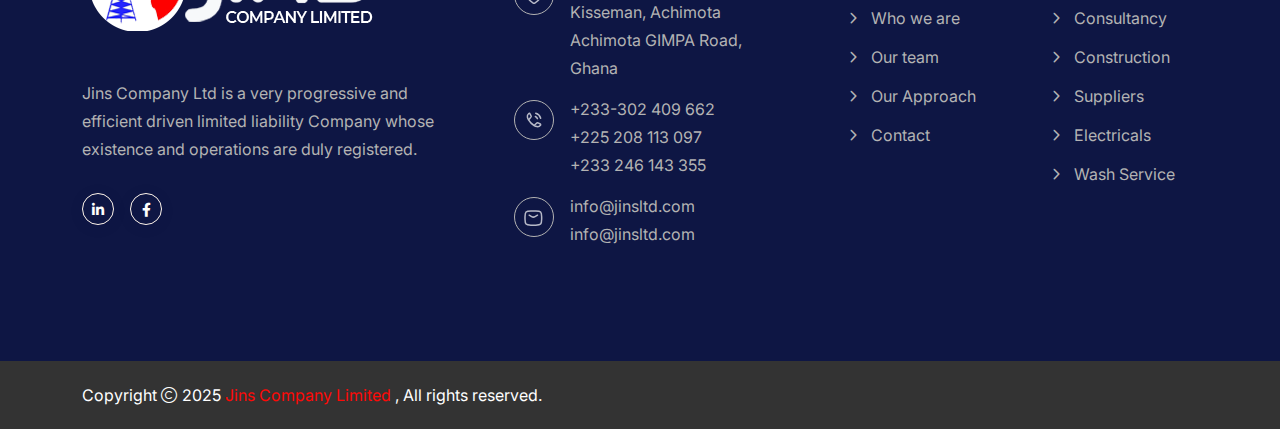
<file: our-approach.html>
<!doctype html>
<html class="no-js" lang="zxx" dir="ltr">
  
        <head>
        <meta charset="utf-8">
        <meta http-equiv="x-ua-compatible" content="ie=edge">
        <title>Jins Company Limited</title>
        <meta name="author" content="Jins Ltd">
        <meta name="description" content="Jins Company Limited">
        <meta name="keywords" content="Jins Company Limited">
        <meta name="robots" content="INDEX,FOLLOW">
        <meta name="viewport" content="width=device-width,initial-scale=1,shrink-to-fit=no">
        <link rel="apple-touch-icon" sizes="57x57" href="assets/img/favicons/apple-icon-57x57.png">
        <link rel="apple-touch-icon" sizes="60x60" href="assets/img/favicons/apple-icon-60x60.png">
        <link rel="apple-touch-icon" sizes="72x72" href="assets/img/favicons/apple-icon-72x72.png">
        <link rel="apple-touch-icon" sizes="76x76" href="assets/img/favicons/apple-icon-76x76.png">
        <link rel="apple-touch-icon" sizes="114x114" href="assets/img/favicons/apple-icon-114x114.png">
        <link rel="apple-touch-icon" sizes="120x120" href="assets/img/favicons/apple-icon-120x120.png">
        <link rel="apple-touch-icon" sizes="144x144" href="assets/img/favicons/apple-icon-144x144.png">
        <link rel="apple-touch-icon" sizes="152x152" href="assets/img/favicons/apple-icon-152x152.png">
        <link rel="apple-touch-icon" sizes="180x180" href="assets/img/favicons/apple-icon-180x180.png">
        <link
            rel="icon"
            type="image/png"
            sizes="192x192"
            href="assets/img/logo.png"
        >
        <link
            rel="icon"
            type="image/png"
            sizes="32x32"
             href="assets/img/logo.png"
        >
        <link
            rel="icon"
            type="image/png"
            sizes="96x96"
            href="assets/img/logo.png"
        >
        <link
            rel="icon"
            type="image/png"
            sizes="16x16"
            href="assets/img/logo.png"
        >
        <!-- <link rel="manifest" href="assets/img/favicons/manifest.json"> -->
        <meta name="msapplication-TileColor" content="#ffffff">
        <meta name="msapplication-TileImage" content="assets/img/favicons/ms-icon-144x144.png">
        <meta name="theme-color" content="#ffffff">
        <link rel="preconnect" href="https://fonts.googleapis.com/">
        <link rel="preconnect" href="https://fonts.gstatic.com/" crossorigin>
        <link href="https://fonts.googleapis.com/css2?family=Inter:wght@100..900&amp;family=Outfit:wght@100..900&amp;display=swap" rel="stylesheet">
        <link rel="stylesheet" href="assets/css/bootstrap.min.css">
        <link rel="stylesheet" href="assets/css/fontawesome.min.css">
        <link rel="stylesheet" href="assets/css/app.min.css">
        <link rel="stylesheet" href="assets/css/style.css">
    </head>
    <body class="">
        <div class="cursor-follower"></div>
        <div class="slider-drag-cursor">
            <i class="fas fa-angle-left me-2"></i> DRAG
            <i class="fas fa-angle-right ms-2"></i>
        </div>
        <div class="preloader">
          
            <div class="preloader-inner">
                <div class="mb-4">
                    <img src="assets/img/logo.png" alt="img">
                </div>
               
            </div>
        </div>
       <div class="th-menu-wrapper onepage-nav">
            <div class="th-menu-area text-center">
                <button class="th-menu-toggle">
                    <i class="fal fa-times"></i>
                </button>
                <div class="mobile-logo">
                    <a href="index.html">
                        <img src="assets/img/footer_logo.png" alt="Jins Ltd">
                    </a>
                </div>
                <div class="th-mobile-menu allow-natural-scroll">
                    <ul>
                        <li>
                            <a href="index.html">Home</a>
                        </li>
                        <li class="menu-item-has-children">
                            <a href="">About Us</a>
                            <ul class="sub-menu">
                                <li>
                                    <a href="/about.html">Who We Are</a>
                                </li>
                                <li>
                                    <a href="/team.html">Our Team</a>
                                </li>
                            </ul>
                        </li>
                        <li class="menu-item-has-children">
                            <a href="service.html">Services</a>
                            <ul class="sub-menu">
                                <li>
                                    <a href="/telecom-service.html">Telecoms</a>
                                </li>
                                <li>
                                    <a href="/general-construction.html">General Construction</a>
                                </li>
                                <li>
                                    <a href="/general-supplies.html">General Supply</a>
                                </li>
                                <li>
                                    <a href="/electricals.html"> Electricals</a>
                                </li>
                                <li>
                                    <a href="/wash-services.html">Wash Services</a>
                                </li>
                                <li>
                                    <a href="/consultancy.html">Consultancy</a>
                                </li>
                            </ul>
                        </li>
                       
                        <li>
                            <a href="project.html">Projects</a>
                        </li>
                        <li>
                            <a href="our-approach.html">Our Approach</a>
                        </li>
                        <li>
                            <a href="contact.html">Contact Us</a>
                        </li>
                    </ul>
                </div>
            </div>
        </div>
       <header class="th-header header-default">
            <div class="sticky-wrapper">
                <div class="container">
                    <div class="menu-area">
                        <div class="row align-items-center justify-content-between">
                            <div class="col-auto">
                                <div class="header-logo">
                                    <a href="index.html">
                                        <img src="/assets/img/logo.png" alt="Jins Ltd">
                                    </a>
                                </div>
                            </div>
                            <div class="col-auto">
                                <nav class="main-menu d-none d-lg-inline-block">
                                    <ul>
                                        <li>
                                            <a href="index.html">Home</a>
                                        </li>
                                        <li class="menu-item-has-children">
                                            <a href="">About Us</a>
                                            <ul class="sub-menu">
                                                <li>
                                                    <a href="/about.html">Who We Are</a>
                                                </li>
                                                <li>
                                                    <a href="/team.html">Our Team</a>
                                                </li>
                                            </ul>
                                        </li>
                                        <li class="menu-item-has-children">
                                            <a href="service.html">Services</a>
                                            <ul class="sub-menu">
                                                <li>
                                                    <a href="/telecom-service.html">Telecoms</a>
                                                </li>
                                                <li>
                                                    <a href="/general-construction.html">General Construction</a>
                                                </li>
                                                <li>
                                                    <a href="/general-supplies.html">General Supply</a>
                                                </li>
                                                <li>
                                                    <a href="/electricals.html"> Electricals</a>
                                                </li>
                                                <li>
                                                    <a href="/wash-services.html">Wash Services</a>
                                                </li>
                                                <li>
                                                    <a href="/consultancy.html">Consultancy</a>
                                                </li>
                                            </ul>
                                        </li>
                                       <li>
                                            <a href="project.html">Projects</a>
                                        </li>
                                        <li>
                                            <a href="our-approach.html">Our Approach</a>
                                        </li>
                                        <li>
                                            <a href="contact.html">Contact Us</a>
                                        </li>
                                    </ul>
                                </nav>
                                <div class="header-button d-flex d-lg-none">
                                    <button type="button" class="th-menu-toggle sidebar-btn">
                                        <span class="line"></span>
                                        <span class="line"></span>
                                        <span class="line"></span>
                                    </button>
                                </div>
                            </div>
                            <div class="col-auto d-none d-xl-block">
                                <div class="header-button">
                                    <a href="contact.html" class="th-btn style4 th-btn-icon">GET A QUOTE</a>
                                </div>
                            </div>
                        </div>
                    </div>
                </div>
            </div>
        </header>
        <div class="breadcumb-wrapper" data-bg-src="assets/img/bg/breadcumb-bg.jpg">
            <div class="breadcumb-overlay" data-bg-src="assets/img/bg/breadcumb-bg-overlay.png"></div>
            <div class="container">
                <div class="row">
                    <div class="col-12">
                        <div class="breadcumb-content">
                            <h1 class="breadcumb-title">About Us</h1>
                            <ul class="breadcumb-menu">
                                <li>
                                    <a href="index.html">Home</a>
                                </li>
                                <li>About Us</li>
                            </ul>
                        </div>
                    </div>
                </div>
            </div>
        </div>

        <section class="space bg-black position-relative" style="background-color:  #e0dbdb !important;" >
            <div class="container">
                <div class="row justify-content-center">
                    <div class="col-xl-7">
                        <div class="title-area text-center">
                            <h2 class="sec-title text-black">Working Process</h2>
                            <p class="sec-text text-black">We are a real estate firm with over 20 years of expertise, and our main goal is to provide amazing locations to our partners and clients.</p>
                        </div>
                    </div>
                </div>
                <div class="row gy-4 justify-content-center">
                    <div class="col-xl-6 col-md-6">
                        <div class="process-card2" data-bg-src="assets/img/bg/process-card2-bg.png">
                            <div class="box-icon">
                                <img src="assets/img/icon/process_card_2_1.svg" alt="icon">
                            </div>
                            <div class="box-content">
                                <h3 class="box-title">Results-Based Management Approach</h3>
                                <p class="box-text">We pursue an end-to-end Results-Based Management approach, which defines the realistic expected results based on our problem-solving mindset, driven by evidence and data and
                                ongoing monitoring and assessment of performance</p>

                                <p class="box-number">Step - 01</p>
                                                      
                             <br/>
                             <br/>
                            </div>
                        </div>
                    </div>
                    <div class="col-xl-6 col-md-6">
                        <div class="process-card2" data-bg-src="assets/img/bg/process-card2-bg.png">
                            <div class="box-icon">
                                <img src="assets/img/icon/process_card_2_2.svg" alt="icon">
                            </div>
                            <div class="box-content">
                                <h3 class="box-title">EHSQ</h3>
                                <p class="box-text">Environmental, Health, Safety and Quality is fundamental to our planning and execution. We adhere to a strict Safety Management System covering worksite audits, near-miss reports,
                                corrective action follow-up, restricted duty and other key safety indicators. The underlying goal is to anticipate and prevent accidents and disturbances to human, property and operations.
                                </p>
                                <p class="box-number">Step - 02</p>
                            </div>
                        </div>
                    </div>
                   
                </div>
            </div>
        </section>
        <!-- <div class="bg-smoke3">
            <div class="container">
                <div class="video-area-1-1 space-bottom position-relative" data-sec-pos="top-half" data-pos-for="#process-area2">
                    <div class="video-wrap1 style2 overflow-hidden">
                        <div class="video-box1" data-overlay="black2" data-opacity="3">
                            <img src="assets/img/normal/video_1_2.png" alt="img">
                            <a href="https://www.youtube.com/watch?v=_sI_Ps7JSEk" class="play-btn style3 popup-video">
                                <i class="fa-sharp fa-solid fa-play"></i>
                            </a>
                        </div>
                        <div class="video-wrap-details bg-white">
                            <div class="title-area mb-45">
                                <h2 class="sec-title">Why Choose Us For Jins Ltd Construction</h2>
                                <p class="sec-text">Classic construction refers to building techniques, designs, and materials that emphasize durability, elegance, and traditional craftsmanship.</p>
                            </div>
                            <div class="row gy-4">
                                <div class="col-sm-6">
                                    <div class="why-info-card style2">
                                        <div class="box-icon">
                                            <img src="assets/img/icon/checkmark2.svg" alt="img">
                                        </div>
                                        <h4 class="box-title">Quality Control System</h4>
                                    </div>
                                </div>
                                <div class="col-sm-6">
                                    <div class="why-info-card style2">
                                        <div class="box-icon">
                                            <img src="assets/img/icon/checkmark2.svg" alt="img">
                                        </div>
                                        <h4 class="box-title">100% Satisfaction Guarantee</h4>
                                    </div>
                                </div>
                                <div class="col-sm-6">
                                    <div class="why-info-card style2">
                                        <div class="box-icon">
                                            <img src="assets/img/icon/checkmark2.svg" alt="img">
                                        </div>
                                        <h4 class="box-title">Highly Professional Staff</h4>
                                    </div>
                                </div>
                                <div class="col-sm-6">
                                    <div class="why-info-card style2">
                                        <div class="box-icon">
                                            <img src="assets/img/icon/checkmark2.svg" alt="img">
                                        </div>
                                        <h4 class="box-title">Accurate Testing Processes</h4>
                                    </div>
                                </div>
                            </div>
                        </div>
                    </div>
                </div>
            </div>
        </div> -->
      
        <footer class="footer-wrapper footer-default bg-blue">
            <div class="container">
                <div class="footer-wrap" style="padding-top: 30px;">
                    <div class="widget-area">
                        <div class="row justify-content-between">
                            <div class="col-md-6 col-xl-4">
                                <div class="widget footer-widget">
                                    <div class="th-widget-about">
                                        <div class="about-logo">
                                            <a href="index.html">
                                                 <img src="assets/img/footer_logo.png" alt="Jinsltd">
                                                <!-- <img src="assets/img/logo.png" alt="Jins Ltd"> -->
                                            </a>
                                        </div>
                                        <p class="about-text">
                                            Jins Company Ltd is a very progressive and efficient driven
                                      limited liability Company  whose existence and operations are duly registered.
                                        </p>
                                        <div class="th-social style5">
                                            <a href="https://www.linkedin.com/">
                                                <i class="fab fa-linkedin-in"></i>
                                            </a>
                                            <a href="https://www.linkedin.com/">
                                                <i class="fab fa-facebook-f"></i>
                                            </a>
                                        </div>
                                    </div>
                                </div>
                            </div>
                            <div class="col-md-6 col-xl-auto">
                                <div class="widget footer-widget">
                                    <h3 class="widget_title">Get In Touch</h3>
                                    <div class="th-widget-contact">
                                        <div class="info-box_text">
                                            <div class="icon">
                                                <img src="assets/img/icon/location-dot.svg" alt="img">
                                            </div>
                                            <div class="details">
                                                <p>Royal Heights Building, Kisseman, Achimota</p>
                                                <p>Achimota GIMPA Road, Ghana</p>
                                            </div>
                                        </div>
                                        <div class="info-box_text">
                                            <div class="icon">
                                                <img src="assets/img/icon/phone.svg" alt="img">
                                            </div>
                                            <div class="details">
                                                <p>
                                                    <a href="tel:+0123456789" class="info-box_link">+233-302 409 662</a>
                                                </p>
                                                <p>
                                                    <a href="tel:+09876543210" class="info-box_link">+225 208 113 097</a>
                                                </p>
                                                <p>
                                                    <a href="tel:+09876543210" class="info-box_link">+233 246 143 355</a>
                                                </p>
                                            </div>
                                        </div>
                                        <div class="info-box_text">
                                            <div class="icon">
                                                <img src="assets/img/icon/envelope.svg" alt="img">
                                            </div>
                                            <div class="details">
                                                <p>
                                                    <a href="mailto:info@jinsltd.com" class="info-box_link">
                                                        info@jinsltd.com
                                                    </a>
                                                </p>
                                                <p>
                                                    <a href="mailto:info@jinsltd.com" class="info-box_link">
                                                        info@jinsltd.com
                                                    </a>
                                                </p>
                                            </div>
                                        </div>
                                    </div>
                                </div>
                            </div>
                            <div class="col-md-6 col-xl-auto">
                                <div class="widget widget_nav_menu footer-widget">
                                    <h3 class="widget_title">Useful Link</h3>
                                    <div class="menu-all-pages-container">
                                        <ul class="menu">
                                            <li>
                                                <a href="index.html">Home</a>
                                            </li>
                                            <li>
                                                <a href="about.html">Who we are</a>
                                            </li>
                                            <li>
                                                <a href="team.html">Our team</a>
                                            </li>
                                            <li>
                                                <a href="our-approach.html">Our Approach</a>
                                            </li>
                                            <li>
                                                <a href="contact.html">Contact</a>
                                            </li>
                                        </ul>
                                    </div>
                                </div>
                            </div>
                            <div class="col-md-6 col-xl-auto">
                                <div class="widget widget_nav_menu footer-widget">
                                    <h3 class="widget_title">Our Services</h3>
                                    <div class="menu-all-pages-container">
                                        <ul class="menu">
                                            <li>
                                                <a href="telecom-service.html">Telecom Service</a>
                                            </li>
                                            <li>
                                                <a href="consultancy.html">Consultancy</a>
                                            </li>
                                            <li>
                                                <a href="general-construction.html">Construction</a>
                                            </li>
                                            <li>
                                                <a href="general-supplies.html">Suppliers</a>
                                            </li>
                                            <li>
                                                <a href="electricals.html">Electricals</a>
                                            </li>
                                            <li>
                                                <a href="wash-services.html">Wash Service</a>
                                            </li>
                                        </ul>
                                    </div>
                                </div>
                            </div>
                        </div>
                    </div>
                </div>
            </div>
            <div class="copyright-wrap bg-gray">
                <div class="container">
                    <div class="row gy-2 align-items-center">
                        <div class="col-lg-6">
                            <p class="copyright-text text-white">
                                Copyright
                                <i class="fal fa-copyright"></i>
                                2025
                                <a href="index.html">Jins Company Limited</a>
                                , All rights reserved.
                            </p>
                        </div>
                        <!-- <div class="col-lg-6 text-center text-lg-end">
                            <div class="footer-links">
                                <ul>
                                    <li>
                                        <a href="contact.html">Terms of service</a>
                                    </li>
                                    <li>
                                        <a href="contact.html">Privacy policy</a>
                                    </li>
                                    <li>
                                        <a href="contact.html">Cookies</a>
                                    </li>
                                </ul>
                            </div>
                        </div> -->
                    </div>
                </div>
            </div>
        </footer>
        <div class="scroll-top">
            <svg
                class="progress-circle svg-content"
                width="100%"
                height="100%"
                viewBox="-1 -1 102 102"
            >
                <path d="M50,1 a49,49 0 0,1 0,98 a49,49 0 0,1 0,-98" style="transition: stroke-dashoffset 10ms linear 0s; stroke-dasharray: 307.919, 307.919; stroke-dashoffset: 307.919;"></path>
            </svg>
        </div>
        <script src="assets/js/vendor/jquery-3.7.1.min.js"></script>
        <script src="assets/js/app.min.js"></script>
        <script src="assets/js/main.js"></script>
    </body>
</html>
</file>
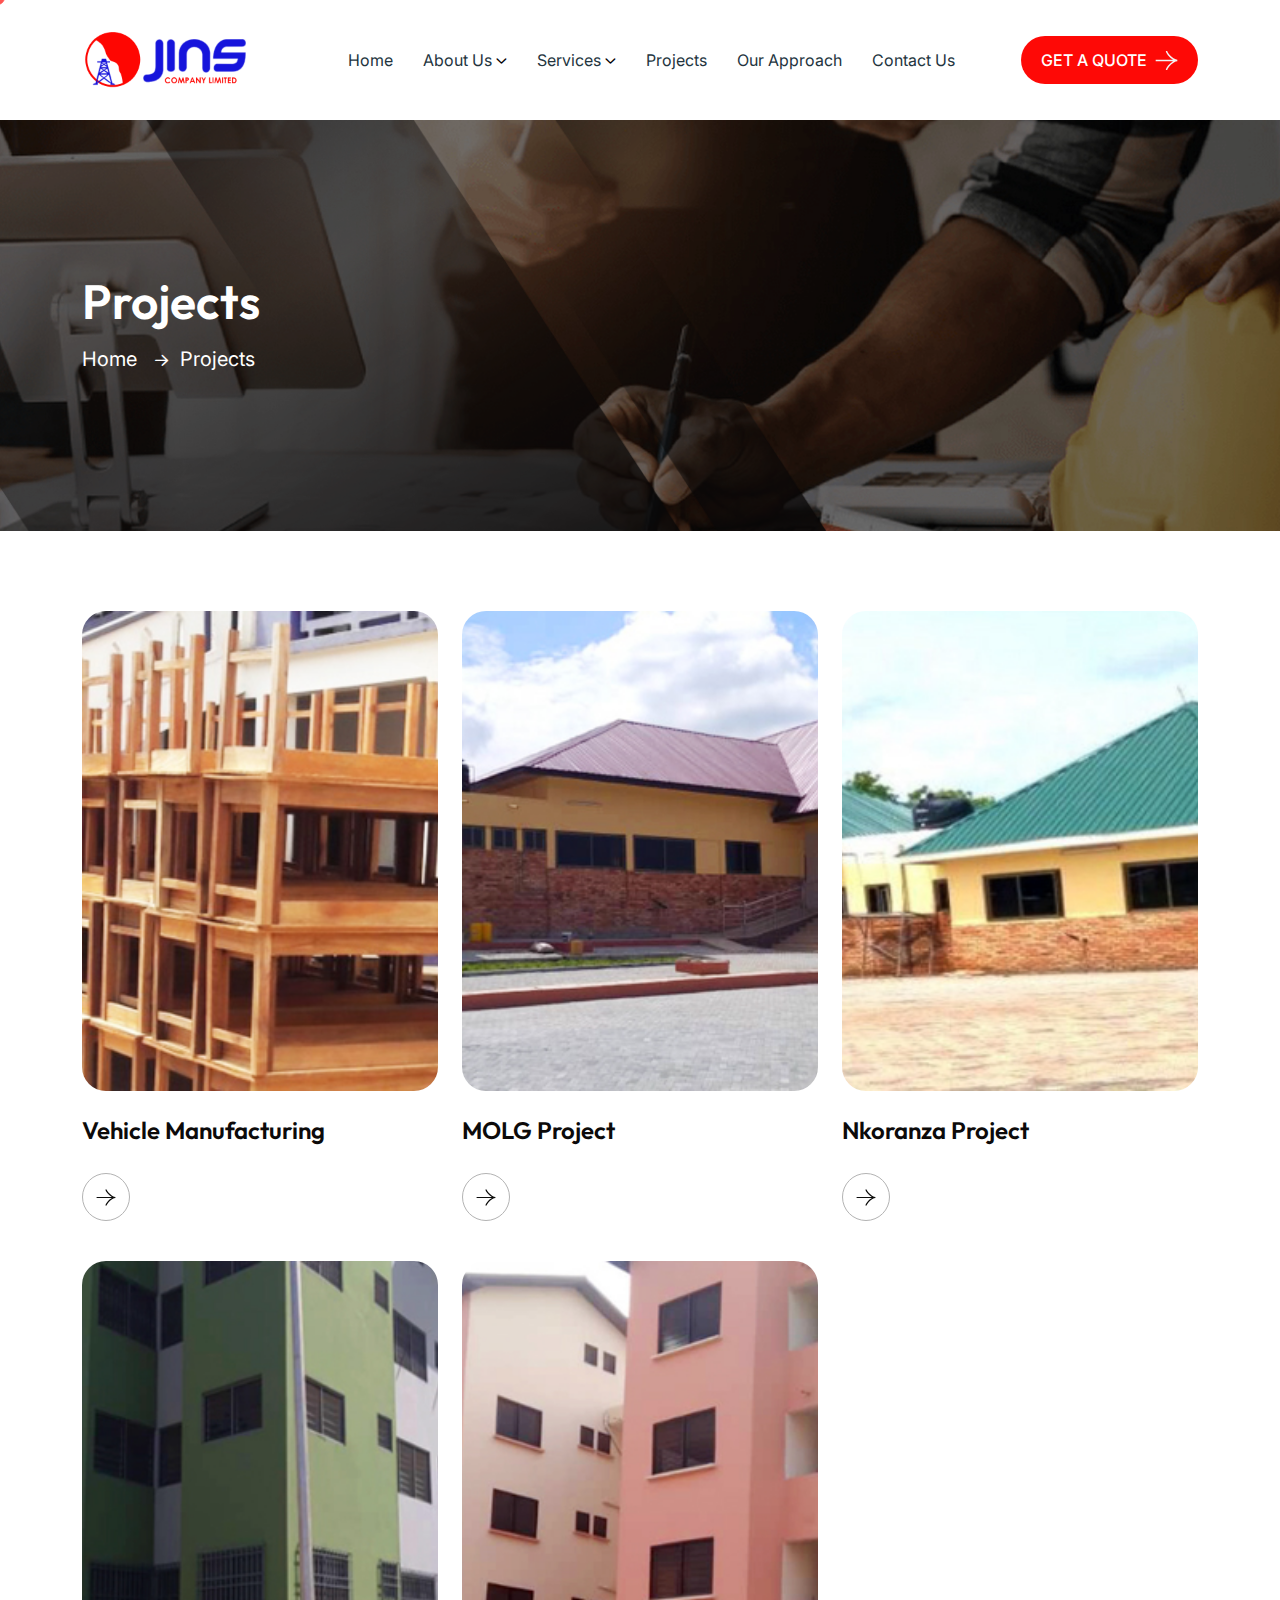
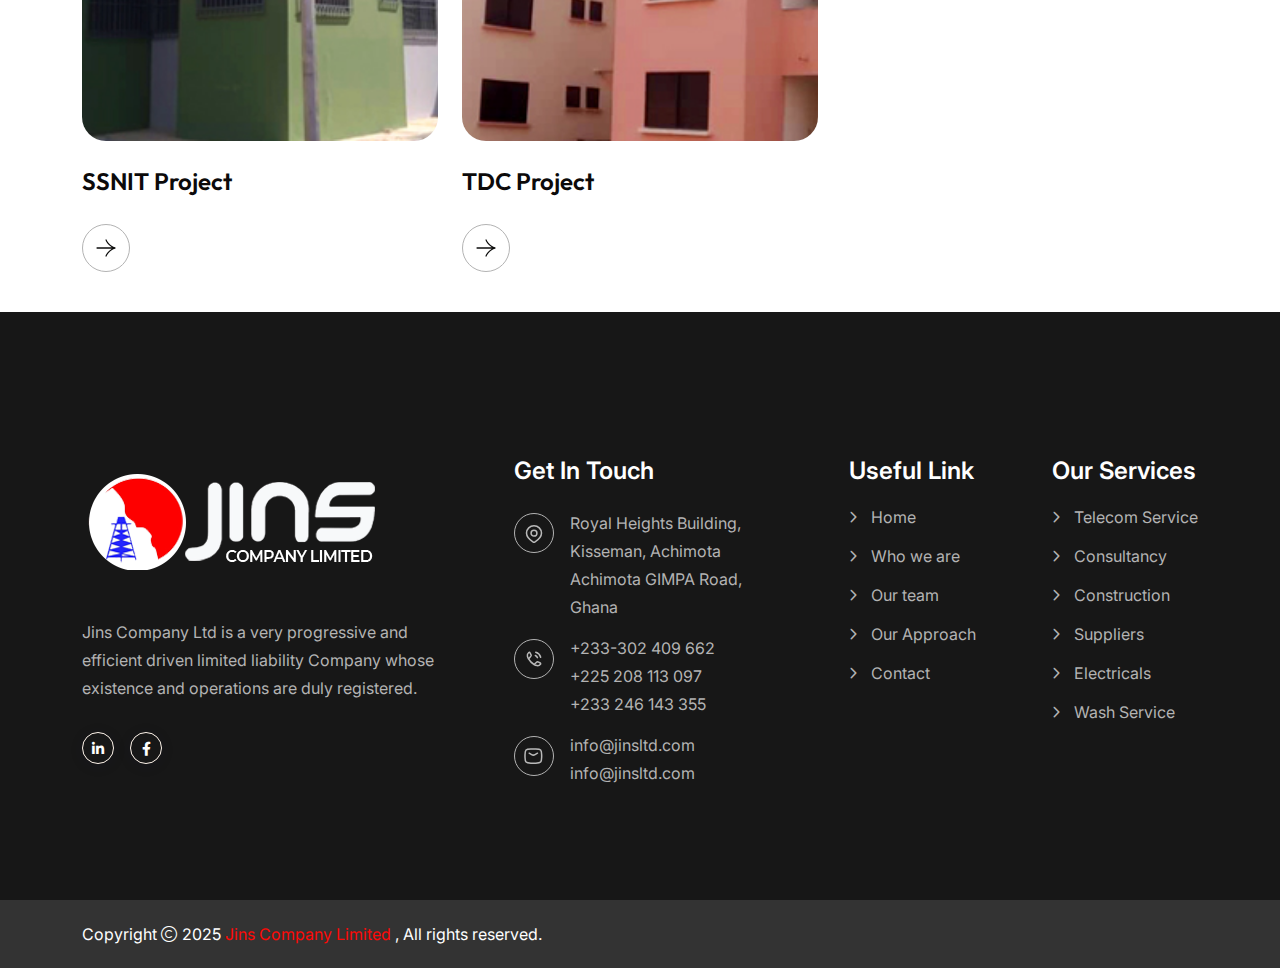
<file: project.html>
<!doctype html>
<html class="no-js" lang="zxx" dir="ltr">
     <head>
        <meta charset="utf-8">
        <meta http-equiv="x-ua-compatible" content="ie=edge">
        <title>Jins Company Limited</title>
        <meta name="author" content="Jins Ltd">
        <meta name="description" content="Jins Company Limited">
        <meta name="keywords" content="Jins Company Limited">
        <meta name="robots" content="INDEX,FOLLOW">
        <meta name="viewport" content="width=device-width,initial-scale=1,shrink-to-fit=no">
        <link rel="apple-touch-icon" sizes="57x57" href="assets/img/favicons/apple-icon-57x57.png">
        <link rel="apple-touch-icon" sizes="60x60" href="assets/img/favicons/apple-icon-60x60.png">
        <link rel="apple-touch-icon" sizes="72x72" href="assets/img/favicons/apple-icon-72x72.png">
        <link rel="apple-touch-icon" sizes="76x76" href="assets/img/favicons/apple-icon-76x76.png">
        <link rel="apple-touch-icon" sizes="114x114" href="assets/img/favicons/apple-icon-114x114.png">
        <link rel="apple-touch-icon" sizes="120x120" href="assets/img/favicons/apple-icon-120x120.png">
        <link rel="apple-touch-icon" sizes="144x144" href="assets/img/favicons/apple-icon-144x144.png">
        <link rel="apple-touch-icon" sizes="152x152" href="assets/img/favicons/apple-icon-152x152.png">
        <link rel="apple-touch-icon" sizes="180x180" href="assets/img/favicons/apple-icon-180x180.png">
        <link
            rel="icon"
            type="image/png"
            sizes="192x192"
            href="assets/img/logo.png"
        >
        <link
            rel="icon"
            type="image/png"
            sizes="32x32"
             href="assets/img/logo.png"
        >
        <link
            rel="icon"
            type="image/png"
            sizes="96x96"
            href="assets/img/logo.png"
        >
        <link
            rel="icon"
            type="image/png"
            sizes="16x16"
            href="assets/img/logo.png"
        >
        <!-- <link rel="manifest" href="assets/img/favicons/manifest.json"> -->
        <meta name="msapplication-TileColor" content="#ffffff">
        <meta name="msapplication-TileImage" content="assets/img/favicons/ms-icon-144x144.png">
        <meta name="theme-color" content="#ffffff">
        <link rel="preconnect" href="https://fonts.googleapis.com/">
        <link rel="preconnect" href="https://fonts.gstatic.com/" crossorigin>
        <link href="https://fonts.googleapis.com/css2?family=Inter:wght@100..900&amp;family=Outfit:wght@100..900&amp;display=swap" rel="stylesheet">
        <link rel="stylesheet" href="assets/css/bootstrap.min.css">
        <link rel="stylesheet" href="assets/css/fontawesome.min.css">
        <link rel="stylesheet" href="assets/css/app.min.css">
        <link rel="stylesheet" href="assets/css/style.css">
    </head>
    <body class="">
         <div class="cursor-follower"></div>
        <div class="slider-drag-cursor">
            <!-- <i class="fas fa-angle-left me-2"></i> DRAG -->
            <i class="fas fa-angle-right ms-2"></i>
        </div>
        <div class="preloader">
          
            <div class="preloader-inner">
                <div class="mb-4">
                    <img src="assets/img/logo.png" alt="img">
                </div>
               
            </div>
        </div>
        <div class="th-menu-wrapper onepage-nav">
            <div class="th-menu-area text-center">
                <button class="th-menu-toggle">
                    <i class="fal fa-times"></i>
                </button>
                <div class="mobile-logo">
                    <a href="index.html">
                        <img src="assets/img/footer_logo.png" alt="Jins Ltd">
                    </a>
                </div>
                <div class="th-mobile-menu allow-natural-scroll">
                    <ul>
                        <li>
                            <a href="index.html">Home</a>
                        </li>
                        <li class="menu-item-has-children">
                            <a href="">About Us</a>
                            <ul class="sub-menu">
                                <li>
                                    <a href="/about.html">Who We Are</a>
                                </li>
                                <li>
                                    <a href="/team.html">Our Team</a>
                                </li>
                            </ul>
                        </li>
                        <li class="menu-item-has-children">
                            <a href="service.html">Services</a>
                            <ul class="sub-menu">
                                <li>
                                    <a href="/telecom-service.html">Telecoms</a>
                                </li>
                                <li>
                                    <a href="/general-construction.html">General Construction</a>
                                </li>
                                <li>
                                    <a href="/general-supplies.html">General Supply</a>
                                </li>
                                <li>
                                    <a href="/electricals.html"> Electricals</a>
                                </li>
                                <li>
                                    <a href="/wash-services.html">Wash Services</a>
                                </li>
                                <li>
                                    <a href="/consultancy.html">Consultancy</a>
                                </li>
                            </ul>
                        </li>
                       
                        <li>
                            <a href="project.html">Projects</a>
                        </li>
                        <li>
                            <a href="our-approach.html">Our Approach</a>
                        </li>
                        <li>
                            <a href="contact.html">Contact Us</a>
                        </li>
                    </ul>
                </div>
            </div>
        </div>
       <header class="th-header header-default">
            <div class="sticky-wrapper">
                <div class="container">
                    <div class="menu-area">
                        <div class="row align-items-center justify-content-between">
                            <div class="col-auto">
                                <div class="header-logo">
                                    <a href="index.html">
                                        <img src="/assets/img/logo.png" alt="Jins Ltd">
                                    </a>
                                </div>
                            </div>
                            <div class="col-auto">
                                <nav class="main-menu d-none d-lg-inline-block">
                                    <ul>
                                        <li>
                                            <a href="index.html">Home</a>
                                        </li>
                                        <li class="menu-item-has-children">
                                            <a href="">About Us</a>
                                            <ul class="sub-menu">
                                                <li>
                                                    <a href="/about.html">Who We Are</a>
                                                </li>
                                                <li>
                                                    <a href="/team.html">Our Team</a>
                                                </li>
                                            </ul>
                                        </li>
                                        <li class="menu-item-has-children">
                                            <a href="service.html">Services</a>
                                            <ul class="sub-menu">
                                                <li>
                                                    <a href="/telecom-service.html">Telecoms</a>
                                                </li>
                                                <li>
                                                    <a href="/general-construction.html">General Construction</a>
                                                </li>
                                                <li>
                                                    <a href="/general-supplies.html">General Supply</a>
                                                </li>
                                                <li>
                                                    <a href="/electricals.html"> Electricals</a>
                                                </li>
                                                <li>
                                                    <a href="/wash-services.html">Wash Services</a>
                                                </li>
                                                <li>
                                                    <a href="/consultancy.html">Consultancy</a>
                                                </li>
                                            </ul>
                                        </li>
                                      <li>
                                            <a href="project.html">Projects</a>
                                        </li>
                                        <li>
                                            <a href="our-approach.html">Our Approach</a>
                                        </li>
                                        <li>
                                            <a href="contact.html">Contact Us</a>
                                        </li>
                                    </ul>
                                </nav>
                                <div class="header-button d-flex d-lg-none">
                                    <button type="button" class="th-menu-toggle sidebar-btn">
                                        <span class="line"></span>
                                        <span class="line"></span>
                                        <span class="line"></span>
                                    </button>
                                </div>
                            </div>
                            <div class="col-auto d-none d-xl-block">
                                <div class="header-button">
                                    <a href="contact.html" class="th-btn style4 th-btn-icon">GET A QUOTE</a>
                                </div>
                            </div>
                        </div>
                    </div>
                </div>
            </div>
        </header>
        <div class="breadcumb-wrapper" data-bg-src="assets/img/bg/breadcumb-bg.jpg">
            <div class="breadcumb-overlay" data-bg-src="assets/img/bg/breadcumb-bg-overlay.png"></div>
            <div class="container">
                <div class="row">
                    <div class="col-12">
                        <div class="breadcumb-content">
                            <h1 class="breadcumb-title">Projects</h1>
                            <ul class="breadcumb-menu">
                                <li>
                                    <a href="index.html">Home</a>
                                </li>
                                <li>Projects</li>
                            </ul>
                        </div>
                    </div>
                </div>
            </div>
        </div>
        <section class="space-top space-extra2-bottom">
            <div class="container">
                <div class="row gy-40">
                    <div class="col-md-6 col-xl-4">
                        <div class="property-card7 style2">
                            <div class="property-card-thumb img-shine">
                                <img src="assets/img/home_project/chairs_project.jpg" alt="img">
                            </div>
                            <div class="property-card-details">
                                <div class="media-left">
                                    <h4 class="property-card-title">
                                        <a href="#">Vehicle Manufacturing</a>
                                    </h4>
                                  
                                </div>
                                <div class="btn-wrap">
                                    <a href="#" class="icon-btn">
                                        <img src="assets/img/icon/arrow-right.svg" alt="">
                                    </a>
                                </div>
                            </div>
                        </div>
                    </div>
                    <div class="col-md-6 col-xl-4">
                        <div class="property-card7 style2">
                            <div class="property-card-thumb img-shine">
                                <img src="assets/img/home_project/molg_project.jpg" alt="img">
                            </div>
                            <div class="property-card-details">
                                <div class="media-left">
                                    <h4 class="property-card-title">
                                        <a href="#">MOLG Project</a>
                                    </h4>
                                  
                                </div>
                                <div class="btn-wrap">
                                    <a href="#" class="icon-btn">
                                        <img src="assets/img/icon/arrow-right.svg" alt="">
                                    </a>
                                </div>
                            </div>
                        </div>
                    </div>
                    <div class="col-md-6 col-xl-4">
                        <div class="property-card7 style2">
                            <div class="property-card-thumb img-shine">
                                <img src="assets/img/home_project/nkoranza_project.jpg" alt="img">
                            </div>
                            <div class="property-card-details">
                                <div class="media-left">
                                    <h4 class="property-card-title">
                                        <a href="project-details.html">Nkoranza Project</a>
                                    </h4>
                                  
                                </div>
                                <div class="btn-wrap">
                                    <a href="project-details.html" class="icon-btn">
                                        <img src="assets/img/icon/arrow-right.svg" alt="">
                                    </a>
                                </div>
                            </div>
                        </div>
                    </div>
                    <div class="col-md-6 col-xl-4">
                        <div class="property-card7 style2">
                            <div class="property-card-thumb img-shine">
                                <img src="assets/img/home_project/ssnit_project.jpg" alt="img">
                            </div>
                            <div class="property-card-details">
                                <div class="media-left">
                                    <h4 class="property-card-title">
                                        <a href="project-details.html">SSNIT Project</a>
                                    </h4>
                                  
                                </div>
                                <div class="btn-wrap">
                                    <a href="project-details.html" class="icon-btn">
                                        <img src="assets/img/icon/arrow-right.svg" alt="">
                                    </a>
                                </div>
                            </div>
                        </div>
                    </div>
                    <div class="col-md-6 col-xl-4">
                        <div class="property-card7 style2">
                            <div class="property-card-thumb img-shine">
                                <img src="assets/img/home_project/tdc_project.jpg" alt="img">
                            </div>
                            <div class="property-card-details">
                                <div class="media-left">
                                    <h4 class="property-card-title">
                                        <a href="project-details.html">TDC Project</a>
                                    </h4>
                                  
                                </div>
                                <div class="btn-wrap">
                                    <a href="project-details.html" class="icon-btn">
                                        <img src="assets/img/icon/arrow-right.svg" alt="">
                                    </a>
                                </div>
                            </div>
                        </div>
                    </div>
                 
                </div>
           
            </div>
        </section>
        <footer class="footer-wrapper footer-default bg-black2">
            <div class="container">
                <div class="footer-wrap" style="padding-top: 30px;">
                    <div class="widget-area">
                        <div class="row justify-content-between">
                            <div class="col-md-6 col-xl-4">
                                <div class="widget footer-widget">
                                    <div class="th-widget-about">
                                        <div class="about-logo">
                                            <a href="index.html">
                                                <img src="assets/img/footer_logo.png" alt="Jinsltd">
                                            </a>
                                        </div>
                                        <p class="about-text">
                                            Jins Company Ltd is a very progressive and efficient driven
                                      limited liability Company  whose existence and operations are duly registered.
                                        </p>
                                        <div class="th-social style5">
                                            <a href="https://www.linkedin.com/">
                                                <i class="fab fa-linkedin-in"></i>
                                            </a>
                                            <a href="https://www.linkedin.com/">
                                                <i class="fab fa-facebook-f"></i>
                                            </a>
                                        </div>
                                    </div>
                                </div>
                            </div>
                            <div class="col-md-6 col-xl-auto">
                                <div class="widget footer-widget">
                                    <h3 class="widget_title">Get In Touch</h3>
                                    <div class="th-widget-contact">
                                        <div class="info-box_text">
                                            <div class="icon">
                                                <img src="assets/img/icon/location-dot.svg" alt="img">
                                            </div>
                                            <div class="details">
                                                <p>Royal Heights Building, Kisseman, Achimota</p>
                                                <p>Achimota GIMPA Road, Ghana</p>
                                            </div>
                                        </div>
                                        <div class="info-box_text">
                                            <div class="icon">
                                                <img src="assets/img/icon/phone.svg" alt="img">
                                            </div>
                                            <div class="details">
                                                <p>
                                                    <a href="tel:+0123456789" class="info-box_link">+233-302 409 662</a>
                                                </p>
                                                <p>
                                                    <a href="tel:+09876543210" class="info-box_link">+225 208 113 097</a>
                                                </p>
                                                <p>
                                                    <a href="tel:+09876543210" class="info-box_link">+233 246 143 355</a>
                                                </p>
                                            </div>
                                        </div>
                                        <div class="info-box_text">
                                            <div class="icon">
                                                <img src="assets/img/icon/envelope.svg" alt="img">
                                            </div>
                                            <div class="details">
                                                <p>
                                                    <a href="mailto:info@jinsltd.com" class="info-box_link">
                                                        info@jinsltd.com
                                                    </a>
                                                </p>
                                                <p>
                                                    <a href="mailto:info@jinsltd.com" class="info-box_link">
                                                        info@jinsltd.com
                                                    </a>
                                                </p>
                                            </div>
                                        </div>
                                    </div>
                                </div>
                            </div>
                            <div class="col-md-6 col-xl-auto">
                                <div class="widget widget_nav_menu footer-widget">
                                    <h3 class="widget_title">Useful Link</h3>
                                    <div class="menu-all-pages-container">
                                        <ul class="menu">
                                            <li>
                                                <a href="index.html">Home</a>
                                            </li>
                                            <li>
                                                <a href="about.html">Who we are</a>
                                            </li>
                                            <li>
                                                <a href="team.html">Our team</a>
                                            </li>
                                            <li>
                                                <a href="our-approach.html">Our Approach</a>
                                            </li>
                                            <li>
                                                <a href="contact.html">Contact</a>
                                            </li>
                                        </ul>
                                    </div>
                                </div>
                            </div>
                            <div class="col-md-6 col-xl-auto">
                                <div class="widget widget_nav_menu footer-widget">
                                    <h3 class="widget_title">Our Services</h3>
                                    <div class="menu-all-pages-container">
                                        <ul class="menu">
                                            <li>
                                                <a href="telecom-service.html">Telecom Service</a>
                                            </li>
                                            <li>
                                                <a href="consultancy.html">Consultancy</a>
                                            </li>
                                            <li>
                                                <a href="general-construction.html">Construction</a>
                                            </li>
                                            <li>
                                                <a href="general-supplies.html">Suppliers</a>
                                            </li>
                                            <li>
                                                <a href="electricals.html">Electricals</a>
                                            </li>
                                            <li>
                                                <a href="wash-services.html">Wash Service</a>
                                            </li>
                                        </ul>
                                    </div>
                                </div>
                            </div>
                        </div>
                    </div>
                </div>
            </div>
            <div class="copyright-wrap bg-gray">
                <div class="container">
                    <div class="row gy-2 align-items-center">
                        <div class="col-lg-6">
                            <p class="copyright-text text-white">
                                Copyright
                                <i class="fal fa-copyright"></i>
                                2025
                                <a href="index.html">Jins Company Limited</a>
                                , All rights reserved.
                            </p>
                        </div>
                        <!-- <div class="col-lg-6 text-center text-lg-end">
                            <div class="footer-links">
                                <ul>
                                    <li>
                                        <a href="contact.html">Terms of service</a>
                                    </li>
                                    <li>
                                        <a href="contact.html">Privacy policy</a>
                                    </li>
                                    <li>
                                        <a href="contact.html">Cookies</a>
                                    </li>
                                </ul>
                            </div>
                        </div> -->
                    </div>
                </div>
            </div>
        </footer>
        <div class="scroll-top">
            <svg
                class="progress-circle svg-content"
                width="100%"
                height="100%"
                viewBox="-1 -1 102 102"
            >
                <path d="M50,1 a49,49 0 0,1 0,98 a49,49 0 0,1 0,-98" style="transition: stroke-dashoffset 10ms linear 0s; stroke-dasharray: 307.919, 307.919; stroke-dashoffset: 307.919;"></path>
            </svg>
        </div>
        <script src="assets/js/vendor/jquery-3.7.1.min.js"></script>
        <script src="assets/js/app.min.js"></script>
        <script src="assets/js/main.js"></script>
    </body>
</html>
</file>
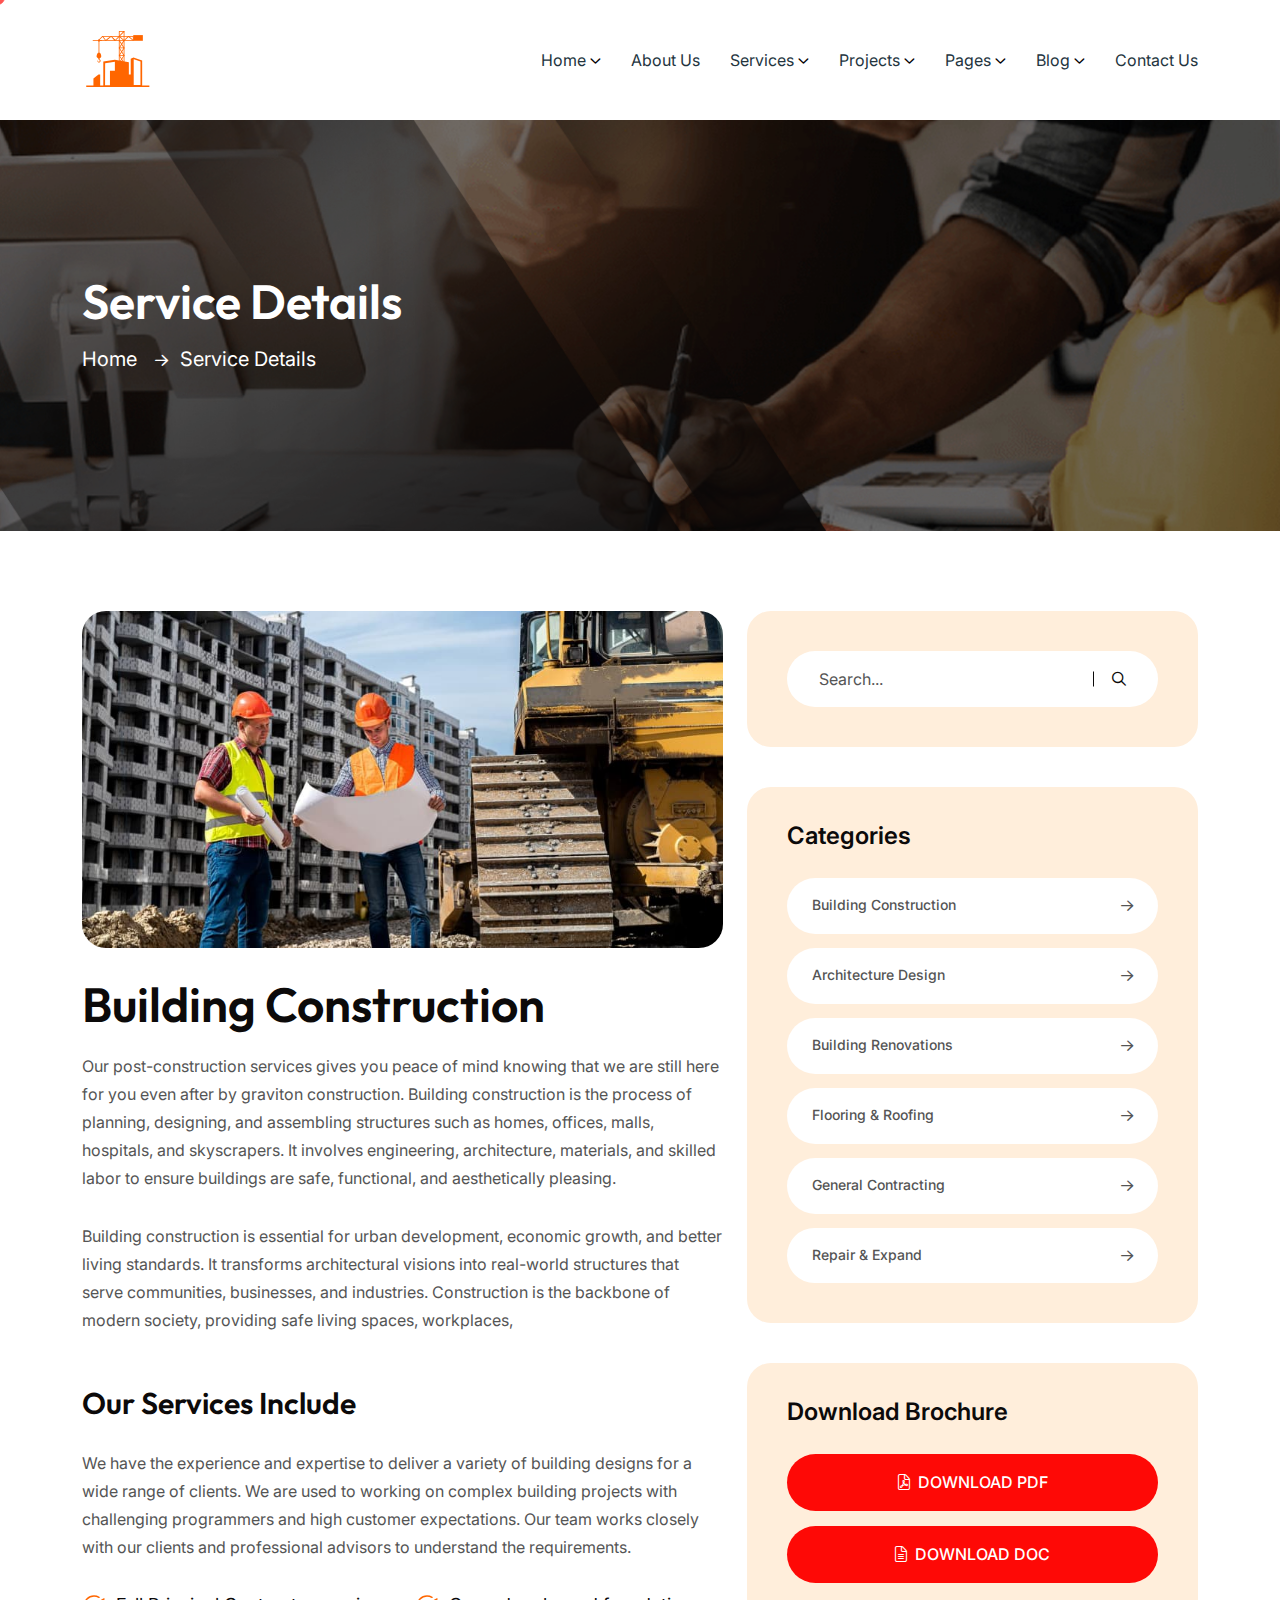
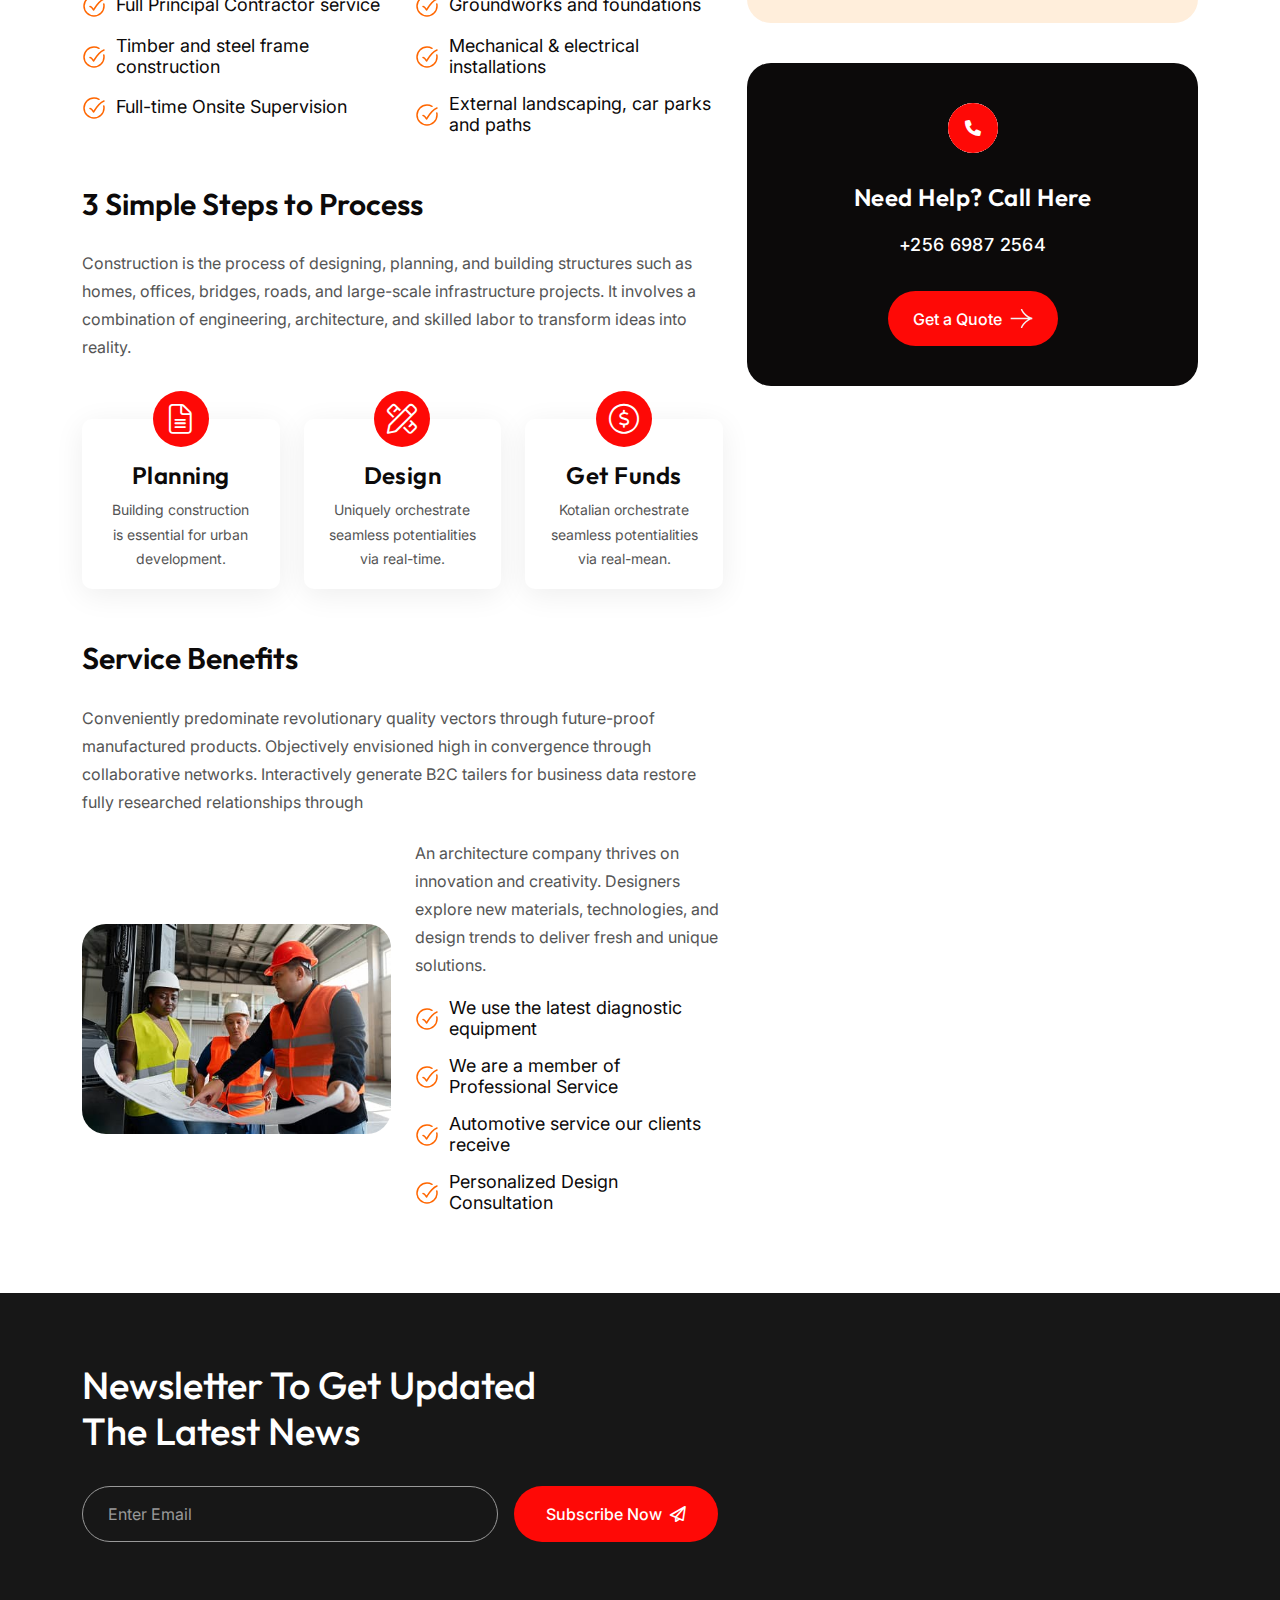
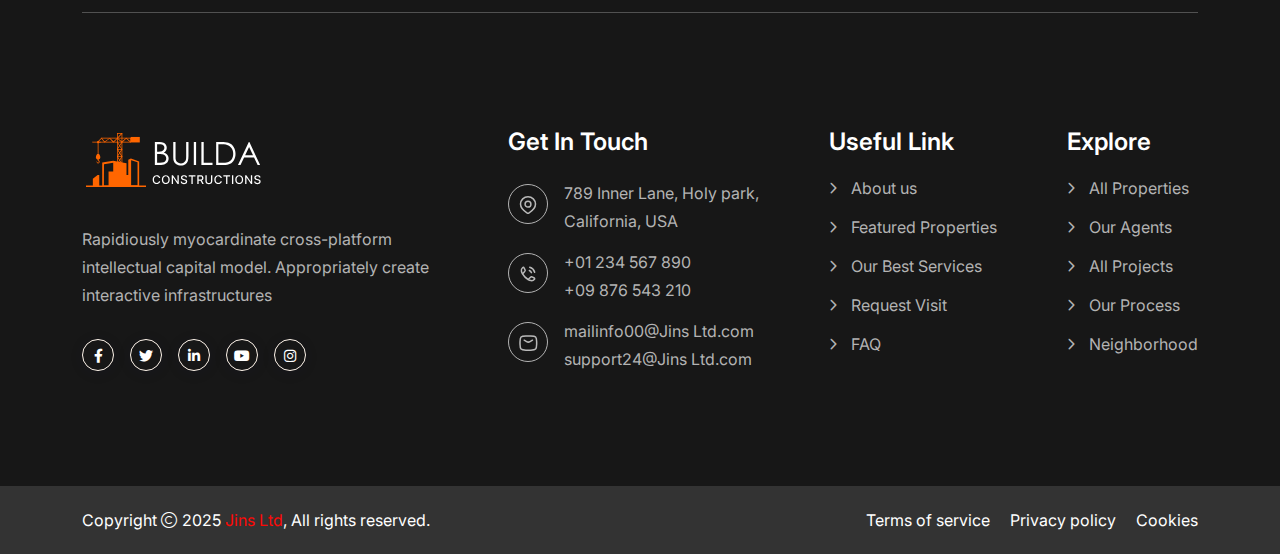
<file: service-details.html>
<!doctype html>
<html class="no-js" lang="zxx" dir="ltr">
   
    <head>
        <meta charset="utf-8">
        <meta http-equiv="x-ua-compatible" content="ie=edge">
        <title>Jins Ltd - Construction Services & Architecture HTML Template - Service Details</title>
        <meta name="author" content="Jins Ltd">
        <meta name="description" content="Jins Ltd - Construction Services & Architecture HTML Template">
        <meta name="keywords" content="Jins Ltd - Construction Services & Architecture HTML Template">
        <meta name="robots" content="INDEX,FOLLOW">
        <meta name="viewport" content="width=device-width,initial-scale=1,shrink-to-fit=no">
        <link rel="apple-touch-icon" sizes="57x57" href="assets/img/favicons/apple-icon-57x57.png">
        <link rel="apple-touch-icon" sizes="60x60" href="assets/img/favicons/apple-icon-60x60.png">
        <link rel="apple-touch-icon" sizes="72x72" href="assets/img/favicons/apple-icon-72x72.png">
        <link rel="apple-touch-icon" sizes="76x76" href="assets/img/favicons/apple-icon-76x76.png">
        <link rel="apple-touch-icon" sizes="114x114" href="assets/img/favicons/apple-icon-114x114.png">
        <link rel="apple-touch-icon" sizes="120x120" href="assets/img/favicons/apple-icon-120x120.png">
        <link rel="apple-touch-icon" sizes="144x144" href="assets/img/favicons/apple-icon-144x144.png">
        <link rel="apple-touch-icon" sizes="152x152" href="assets/img/favicons/apple-icon-152x152.png">
        <link rel="apple-touch-icon" sizes="180x180" href="assets/img/favicons/apple-icon-180x180.png">
        <link
            rel="icon"
            type="image/png"
            sizes="192x192"
            href="assets/img/favicons/android-icon-192x192.png"
        >
        <link
            rel="icon"
            type="image/png"
            sizes="32x32"
            href="assets/img/favicons/favicon-32x32.png"
        >
        <link
            rel="icon"
            type="image/png"
            sizes="96x96"
            href="assets/img/favicons/favicon-96x96.png"
        >
        <link
            rel="icon"
            type="image/png"
            sizes="16x16"
            href="assets/img/favicons/favicon-16x16.png"
        >
        <link rel="manifest" href="assets/img/favicons/manifest.json">
        <meta name="msapplication-TileColor" content="#ffffff">
        <meta name="msapplication-TileImage" content="assets/img/favicons/ms-icon-144x144.png">
        <meta name="theme-color" content="#ffffff">
        <link rel="preconnect" href="https://fonts.googleapis.com/">
        <link rel="preconnect" href="https://fonts.gstatic.com/" crossorigin>
        <link href="https://fonts.googleapis.com/css2?family=Inter:wght@100..900&amp;family=Outfit:wght@100..900&amp;display=swap" rel="stylesheet">
        <link rel="stylesheet" href="assets/css/bootstrap.min.css">
        <link rel="stylesheet" href="assets/css/fontawesome.min.css">
        <link rel="stylesheet" href="assets/css/app.min.css">
        <link rel="stylesheet" href="assets/css/style.css">
    </head>
    <body class="">
        <div class="cursor-follower"></div>
        <div class="slider-drag-cursor">
            <i class="fas fa-angle-left me-2"></i> DRAG
            <i class="fas fa-angle-right ms-2"></i>
        </div>
        <div class="preloader">
          
            <div class="preloader-inner">
                <div class="mb-4">
                    <img src="assets/img/logo.png" alt="img">
                </div>
               
            </div>
        </div>
        <div class="th-menu-wrapper onepage-nav">
            <div class="th-menu-area text-center">
                <button class="th-menu-toggle">
                    <i class="fal fa-times"></i>
                </button>
                <div class="mobile-logo">
                    <a href="index.html">
                        <img src="assets/img/logo.png" alt="Jins Ltd">
                    </a>
                </div>
                <div class="th-mobile-menu allow-natural-scroll">
                    <ul>
                        <li class="menu-item-has-children">
                            <a href="index.html">Home</a>
                            <ul class="sub-menu">
                                <li class="menu-item-has-children">
                                    <a href="#">Multipage</a>
                                    <ul class="sub-menu">
                                        <li>
                                            <a href="index.html">Commercial Construction</a>
                                        </li>
                                        <li>
                                            <a href="home-2.html">Modern Construction</a>
                                        </li>
                                        <li>
                                            <a href="home-3.html">Industrial Solutions</a>
                                        </li>
                                        <li>
                                            <a href="home-4.html">Civil Engineering</a>
                                        </li>
                                        <li>
                                            <a href="home-5.html">Classic Construction</a>
                                        </li>
                                        <li>
                                            <a href="home-6.html">Construction Company</a>
                                        </li>
                                        <li>
                                            <a href="home-7.html">Residential Projects</a>
                                        </li>
                                        <li>
                                            <a href="home-8.html">Renovation Services</a>
                                        </li>
                                        <li>
                                            <a href="home-9.html">Modern Architecture</a>
                                        </li>
                                        <li>
                                            <a href="home-10.html">Sustainable Architecture</a>
                                        </li>
                                    </ul>
                                </li>
                                <li class="menu-item-has-children">
                                    <a href="#">Onepage</a>
                                    <ul class="sub-menu">
                                        <li>
                                            <a href="home-1-op.html">Commercial Construction</a>
                                        </li>
                                        <li>
                                            <a href="home-2-op.html">Modern Construction</a>
                                        </li>
                                        <li>
                                            <a href="home-3-op.html">Industrial Solutions</a>
                                        </li>
                                        <li>
                                            <a href="home-4-op.html">Civil Engineering</a>
                                        </li>
                                        <li>
                                            <a href="home-5-op.html">Classic Construction</a>
                                        </li>
                                        <li>
                                            <a href="home-6-op.html">Construction Company</a>
                                        </li>
                                        <li>
                                            <a href="home-7-op.html">Residential Projects</a>
                                        </li>
                                        <li>
                                            <a href="home-8-op.html">Renovation Services</a>
                                        </li>
                                        <li>
                                            <a href="home-9-op.html">Modern Architecture</a>
                                        </li>
                                        <li>
                                            <a href="home-10-op.html">Sustainable Architecture</a>
                                        </li>
                                    </ul>
                                </li>
                            </ul>
                        </li>
                        <li>
                            <a href="about.html">About Us</a>
                        </li>
                        <li class="menu-item-has-children">
                            <a href="service.html">Service</a>
                            <ul class="sub-menu">
                                <li>
                                    <a href="service.html">Service</a>
                                </li>
                                <li>
                                    <a href="service-details.html">Service Details</a>
                                </li>
                            </ul>
                        </li>
                        <li class="menu-item-has-children">
                            <a href="project.html">Project</a>
                            <ul class="sub-menu">
                                <li>
                                    <a href="project.html">Project</a>
                                </li>
                                <li>
                                    <a href="project-details.html">Project Details</a>
                                </li>
                            </ul>
                        </li>
                        <li class="menu-item-has-children">
                            <a href="#">Pages</a>
                            <ul class="sub-menu">
                                <li>
                                    <a href="team.html">Team Page</a>
                                </li>
                                <li>
                                    <a href="team-details.html">Team Details</a>
                                </li>
                                <li>
                                    <a href="pricing.html">Pricing Page</a>
                                </li>
                                <li class="menu-item-has-children">
                                    <a href="shop.html">Shop Page</a>
                                    <ul class="sub-menu">
                                        <li>
                                            <a href="shop.html">Shop Page</a>
                                        </li>
                                        <li>
                                            <a href="shop-details.html">Shop Details</a>
                                        </li>
                                        <li>
                                            <a href="cart.html">Cart Page</a>
                                        </li>
                                        <li>
                                            <a href="checkout.html">Checkout Page</a>
                                        </li>
                                        <li>
                                            <a href="wishlist.html">Wistlist Page</a>
                                        </li>
                                    </ul>
                                </li>
                                <li>
                                    <a href="appointment.html">Appointment</a>
                                </li>
                                <li>
                                    <a href="faq.html">Faq</a>
                                </li>
                                <li>
                                    <a href="testimonial.html">Testimonial</a>
                                </li>
                                <li>
                                    <a href="error.html">Error Page</a>
                                </li>
                            </ul>
                        </li>
                        <li class="menu-item-has-children">
                            <a href="blog.html">Blog</a>
                            <ul class="sub-menu">
                                <li>
                                    <a href="blog.html">Blog Page</a>
                                </li>
                                <li>
                                    <a href="blog-details.html">Blog Details</a>
                                </li>
                            </ul>
                        </li>
                        <li>
                            <a href="contact.html">Contact Us</a>
                        </li>
                    </ul>
                </div>
            </div>
        </div>
        <div class="sidemenu-wrapper sidemenu-info d-none d-lg-block">
            <div class="sidemenu-content">
                <button class="closeButton sideMenuCls">
                    <i class="far fa-times"></i>
                </button>
                <div class="widget">
                    <div class="th-widget-about">
                        <div class="about-logo">
                            <a href="index.html">
                                <img src="assets/img/logo.svg" alt="Jins Ltd">
                            </a>
                        </div>
                        <p class="about-text">Rapidiously myocardinate cross-platform intellectual capital model. Appropriately create interactive infrastructures</p>
                    </div>
                </div>
                <div class="widget">
                    <h3 class="widget_title">Get In Touch</h3>
                    <div class="th-widget-contact">
                        <div class="info-box_text">
                            <div class="icon">
                                <img src="assets/img/icon/location-dot.svg" alt="img">
                            </div>
                            <div class="details">
                                <p>789 Inner Lane, Holy park,</p>
                                <p>California, USA</p>
                            </div>
                        </div>
                        <div class="info-box_text">
                            <div class="icon">
                                <img src="assets/img/icon/phone.svg" alt="img">
                            </div>
                            <div class="details">
                                <p>
                                    <a href="tel:+0123456789" class="info-box_link">+01 234 567 890</a>
                                </p>
                                <p>
                                    <a href="tel:+09876543210" class="info-box_link">+09 876 543 210</a>
                                </p>
                            </div>
                        </div>
                        <div class="info-box_text">
                            <div class="icon">
                                <img src="assets/img/icon/envelope.svg" alt="img">
                            </div>
                            <div class="details">
                                <p>
                                    <a href="mailto:mailinfo00@Jins Ltd.com" class="info-box_link">mailinfo00@Jins Ltd.com</a>
                                </p>
                                <p>
                                    <a href="mailto:support24@Jins Ltd.com" class="info-box_link">support24@Jins Ltd.com</a>
                                </p>
                            </div>
                        </div>
                    </div>
                </div>
                <div class="widget newsletter-widget">
                    <h3 class="widget_title">Subscribe Now</h3>
                    <form class="newsletter-form">
                        <div class="form-group">
                            <input
                                class="form-control"
                                type="email"
                                placeholder="Email Address"
                                required=""
                            >
                            <button type="submit" class="th-btn">
                                <i class="far fa-paper-plane text-theme"></i>
                            </button>
                        </div>
                    </form>
                    <div class="th-social style2">
                        <a href="https://www.facebook.com/">
                            <i class="fab fa-facebook-f"></i>
                        </a>
                        <a href="https://www.twitter.com/">
                            <i class="fab fa-twitter"></i>
                        </a>
                        <a href="https://www.linkedin.com/">
                            <i class="fab fa-linkedin-in"></i>
                        </a>
                        <a href="https://www.behance.com/">
                            <i class="fab fa-behance"></i>
                        </a>
                        <a href="https://www.vimeo.com/">
                            <i class="fab fa-vimeo-v"></i>
                        </a>
                    </div>
                </div>
            </div>
        </div>
        <header class="th-header header-default">
            <div class="sticky-wrapper">
                <div class="menu-area">
                    <div class="container">
                        <div class="row align-items-center justify-content-between">
                            <div class="col-auto">
                                <div class="header-logo">
                                    <a href="index.html">
                                        <img src="assets/img/logo-white.svg" alt="Jins Ltd">
                                    </a>
                                </div>
                            </div>
                            <div class="col-auto">
                                <nav class="main-menu d-none d-lg-inline-block">
                                    <ul>
                                        <li class="menu-item-has-children">
                                            <a href="index.html">Home</a>
                                            <ul class="mega-menu mega-menu-content allow-natural-scroll">
                                                <li>
                                                    <div class="container">
                                                        <div class="row gy-4">
                                                            <div class="col-lg-3">
                                                                <div class="mega-menu-box">
                                                                    <div class="mega-menu-img">
                                                                        <img src="assets/img/pages/home-5.jpg" alt="Home">
                                                                        <div class="btn-wrap">
                                                                            <a href="index.html" class="th-btn style-border">Multipage</a>
                                                                            <a href="home-1-op.html" class="th-btn style-border">Onepage</a>
                                                                        </div>
                                                                    </div>
                                                                    <h3 class="mega-menu-title">
                                                                        <a href="index.html">Commercial Construction</a>
                                                                    </h3>
                                                                </div>
                                                            </div>
                                                            <div class="col-lg-3">
                                                                <div class="mega-menu-box">
                                                                    <div class="mega-menu-img">
                                                                        <img src="assets/img/pages/home-4.jpg" alt="Home">
                                                                        <div class="btn-wrap">
                                                                            <a href="home-2.html" class="th-btn style-border">Multipage</a>
                                                                            <a href="home-2-op.html" class="th-btn style-border">Onepage</a>
                                                                        </div>
                                                                    </div>
                                                                    <h3 class="mega-menu-title">
                                                                        <a href="home-2.html">Modern Construction</a>
                                                                    </h3>
                                                                </div>
                                                            </div>
                                                            <div class="col-lg-3">
                                                                <div class="mega-menu-box">
                                                                    <div class="mega-menu-img">
                                                                        <img src="assets/img/pages/home-7.jpg" alt="Home">
                                                                        <div class="btn-wrap">
                                                                            <a href="home-3.html" class="th-btn style-border">Multipage</a>
                                                                            <a href="home-3-op.html" class="th-btn style-border">Onepage</a>
                                                                        </div>
                                                                    </div>
                                                                    <h3 class="mega-menu-title">
                                                                        <a href="home-3.html">Industrial Solutions</a>
                                                                    </h3>
                                                                </div>
                                                            </div>
                                                            <div class="col-lg-3">
                                                                <div class="mega-menu-box">
                                                                    <div class="mega-menu-img">
                                                                        <img src="assets/img/pages/home-3.jpg" alt="Home">
                                                                        <div class="btn-wrap">
                                                                            <a href="home-4.html" class="th-btn style-border">Multipage</a>
                                                                            <a href="home-4-op.html" class="th-btn style-border">Onepage</a>
                                                                        </div>
                                                                    </div>
                                                                    <h3 class="mega-menu-title">
                                                                        <a href="home-4.html">Civil Engineering</a>
                                                                    </h3>
                                                                </div>
                                                            </div>
                                                            <div class="col-lg-3">
                                                                <div class="mega-menu-box">
                                                                    <div class="mega-menu-img">
                                                                        <img src="assets/img/pages/index.jpg" alt="Home">
                                                                        <div class="btn-wrap">
                                                                            <a href="home-5.html" class="th-btn style-border">Multipage</a>
                                                                            <a href="home-5-op.html" class="th-btn style-border">Onepage</a>
                                                                        </div>
                                                                    </div>
                                                                    <h3 class="mega-menu-title">
                                                                        <a href="home-5.html">Classic Construction</a>
                                                                    </h3>
                                                                </div>
                                                            </div>
                                                            <div class="col-lg-3">
                                                                <div class="mega-menu-box">
                                                                    <div class="mega-menu-img">
                                                                        <img src="assets/img/pages/home-2.jpg" alt="Home">
                                                                        <div class="btn-wrap">
                                                                            <a href="home-6.html" class="th-btn style-border">Multipage</a>
                                                                            <a href="home-6-op.html" class="th-btn style-border">Onepage</a>
                                                                        </div>
                                                                    </div>
                                                                    <h3 class="mega-menu-title">
                                                                        <a href="home-6.html">Construction Company</a>
                                                                    </h3>
                                                                </div>
                                                            </div>
                                                            <div class="col-lg-3">
                                                                <div class="mega-menu-box">
                                                                    <div class="mega-menu-img">
                                                                        <img src="assets/img/pages/home-6.jpg" alt="Home">
                                                                        <div class="btn-wrap">
                                                                            <a href="home-7.html" class="th-btn style-border">Multipage</a>
                                                                            <a href="home-7-op.html" class="th-btn style-border">Onepage</a>
                                                                        </div>
                                                                    </div>
                                                                    <h3 class="mega-menu-title">
                                                                        <a href="home-7.html">Residential Projects</a>
                                                                    </h3>
                                                                </div>
                                                            </div>
                                                            <div class="col-lg-3">
                                                                <div class="mega-menu-box">
                                                                    <div class="mega-menu-img">
                                                                        <img src="assets/img/pages/home-8.jpg" alt="Home">
                                                                        <div class="btn-wrap">
                                                                            <a href="home-8.html" class="th-btn style-border">Multipage</a>
                                                                            <a href="home-8-op.html" class="th-btn style-border">Onepage</a>
                                                                        </div>
                                                                    </div>
                                                                    <h3 class="mega-menu-title">
                                                                        <a href="home-8.html">Renovation Services</a>
                                                                    </h3>
                                                                </div>
                                                            </div>
                                                            <div class="col-lg-3">
                                                                <div class="mega-menu-box">
                                                                    <div class="mega-menu-img">
                                                                        <img src="assets/img/pages/home-9.jpg" alt="Home">
                                                                        <div class="btn-wrap">
                                                                            <a href="home-9.html" class="th-btn style-border">Multipage</a>
                                                                            <a href="home-9-op.html" class="th-btn style-border">Onepage</a>
                                                                        </div>
                                                                    </div>
                                                                    <h3 class="mega-menu-title">
                                                                        <a href="home-9.html">Modern Architecture</a>
                                                                    </h3>
                                                                </div>
                                                            </div>
                                                            <div class="col-lg-3">
                                                                <div class="mega-menu-box">
                                                                    <div class="mega-menu-img">
                                                                        <img src="assets/img/pages/home-10.jpg" alt="Home">
                                                                        <div class="btn-wrap">
                                                                            <a href="home-10.html" class="th-btn style-border">Multipage</a>
                                                                            <a href="home-10-op.html" class="th-btn style-border">Onepage</a>
                                                                        </div>
                                                                    </div>
                                                                    <h3 class="mega-menu-title">
                                                                        <a href="home-10.html">Sustainable Architecture</a>
                                                                    </h3>
                                                                </div>
                                                            </div>
                                                        </div>
                                                    </div>
                                                </li>
                                            </ul>
                                        </li>
                                        <li>
                                            <a href="about.html">About Us</a>
                                        </li>
                                        <li class="menu-item-has-children">
                                            <a href="service.html">Services</a>
                                            <ul class="sub-menu">
                                                <li>
                                                    <a href="service.html">Service</a>
                                                </li>
                                                <li>
                                                    <a href="service-details.html">Service Details</a>
                                                </li>
                                            </ul>
                                        </li>
                                        <li class="menu-item-has-children">
                                            <a href="project.html">Projects</a>
                                            <ul class="sub-menu">
                                                <li>
                                                    <a href="project.html">Projects</a>
                                                </li>
                                                <li>
                                                    <a href="project-details.html">Project Details</a>
                                                </li>
                                            </ul>
                                        </li>
                                        <li class="menu-item-has-children">
                                            <a href="#">Pages</a>
                                            <ul class="sub-menu">
                                                <li>
                                                    <a href="team.html">Team Page</a>
                                                </li>
                                                <li>
                                                    <a href="team-details.html">Team Details</a>
                                                </li>
                                                <li>
                                                    <a href="pricing.html">Pricing Page</a>
                                                </li>
                                                <li>
                                                    <a href="appointment.html">Appointment</a>
                                                </li>
                                                <li>
                                                    <a href="faq.html">Faq Page</a>
                                                </li>
                                                <li>
                                                    <a href="testimonial.html">Testimonial</a>
                                                </li>
                                                <li class="menu-item-has-children">
                                                    <a href="shop.html">Shop Page</a>
                                                    <ul class="sub-menu">
                                                        <li>
                                                            <a href="shop.html">Shop Page</a>
                                                        </li>
                                                        <li>
                                                            <a href="shop-details.html">Shop Details</a>
                                                        </li>
                                                        <li>
                                                            <a href="cart.html">Cart Page</a>
                                                        </li>
                                                        <li>
                                                            <a href="checkout.html">Checkout Page</a>
                                                        </li>
                                                        <li>
                                                            <a href="wishlist.html">Wistlist Page</a>
                                                        </li>
                                                    </ul>
                                                </li>
                                                <li>
                                                    <a href="error.html">Error Page</a>
                                                </li>
                                            </ul>
                                        </li>
                                        <li class="menu-item-has-children">
                                            <a href="blog.html">Blog</a>
                                            <ul class="sub-menu">
                                                <li>
                                                    <a href="blog.html">Blog Page</a>
                                                </li>
                                                <li>
                                                    <a href="blog-details.html">Blog Details</a>
                                                </li>
                                            </ul>
                                        </li>
                                        <li>
                                            <a href="contact.html">Contact Us</a>
                                        </li>
                                    </ul>
                                </nav>
                                <div class="header-button d-flex d-lg-none">
                                    <button type="button" class="th-menu-toggle sidebar-btn bg-transparent">
                                        <span class="line"></span>
                                        <span class="line"></span>
                                        <span class="line"></span>
                                    </button>
                                </div>
                            </div>
                            <div class="col-auto d-none d-xxl-block">
                                <div class="header-button">
                                    <a href="contact.html" class="th-btn style4 th-btn-icon">GET A QUOTE</a>
                                    <button type="button" class="simple-icon sideMenuInfo sidebar-btn">
                                        <span class="line"></span>
                                        <span class="line"></span>
                                        <span class="line"></span>
                                    </button>
                                </div>
                            </div>
                        </div>
                    </div>
                </div>
            </div>
        </header>
        <div class="breadcumb-wrapper" data-bg-src="assets/img/bg/breadcumb-bg.jpg">
            <div class="breadcumb-overlay" data-bg-src="assets/img/bg/breadcumb-bg-overlay.png"></div>
            <div class="container">
                <div class="row">
                    <div class="col-12">
                        <div class="breadcumb-content">
                            <h1 class="breadcumb-title">Service Details</h1>
                            <ul class="breadcumb-menu">
                                <li>
                                    <a href="index.html">Home</a>
                                </li>
                                <li>Service Details</li>
                            </ul>
                        </div>
                    </div>
                </div>
            </div>
        </div>
        <section class="space-top space-extra2-bottom">
            <div class="container">
                <div class="row gx-40">
                    <div class="col-xxl-8 col-lg-7">
                        <div class="page-single mb-40">
                            <div class="page-img mb-25">
                                <img src="assets/img/service/service-details-1-1.jpg" alt="Service Image">
                            </div>
                            <div class="page-content">
                                <h2 class="page-title fw-semibold">Building Construction</h2>
                                <p class="mb-30">Our post-construction services gives you peace of mind knowing that we are still here for you even after by graviton construction. Building construction is the process of planning, designing, and assembling structures such as homes, offices, malls, hospitals, and skyscrapers. It involves engineering, architecture, materials, and skilled labor to ensure buildings are safe, functional, and aesthetically pleasing.</p>
                                <p class="mb-50">Building construction is essential for urban development, economic growth, and better living standards. It transforms architectural visions into real-world structures that serve communities, businesses, and industries. Construction is the backbone of modern society, providing safe living spaces, workplaces,</p>
                                <h4 class="fw-semibold mb-25">Our Services Include</h4>
                                <p class="mb-30">We have the experience and expertise to deliver a variety of building designs for a wide range of clients. We are used to working on complex building projects with challenging programmers and high customer expectations. Our team works closely with our clients and professional advisors to understand the requirements.</p>
                                <div class="row gy-3">
                                    <div class="col-xl-6">
                                        <div class="checklist style5">
                                            <ul>
                                                <li>Full Principal Contractor service</li>
                                                <li>Timber and steel frame construction</li>
                                                <li>Full-time Onsite Supervision</li>
                                            </ul>
                                        </div>
                                    </div>
                                    <div class="col-xl-6">
                                        <div class="checklist style5">
                                            <ul>
                                                <li>Groundworks and foundations</li>
                                                <li>Mechanical & electrical installations</li>
                                                <li>External landscaping, car parks and paths</li>
                                            </ul>
                                        </div>
                                    </div>
                                </div>
                                <h4 class="fw-semibold mb-25 mt-50">3 Simple Steps to Process</h4>
                                <p class="mb-30">Construction is the process of designing, planning, and building structures such as homes, offices, bridges, roads, and large-scale infrastructure projects. It involves a combination of engineering, architecture, and skilled labor to transform ideas into reality.</p>
                                <div class="row gy-40">
                                    <div class="col-sm-6 col-xl-4">
                                        <div class="process-card3">
                                            <div class="box-icon">
                                                <i class="fal fa-file-lines"></i>
                                            </div>
                                            <h2 class="box-title">Planning</h2>
                                            <p class="box-text">Building construction is essential for urban development.</p>
                                        </div>
                                    </div>
                                    <div class="col-sm-6 col-xl-4">
                                        <div class="process-card3">
                                            <div class="box-icon">
                                                <i class="fal fa-pen-ruler"></i>
                                            </div>
                                            <h2 class="box-title">Design</h2>
                                            <p class="box-text">Uniquely orchestrate seamless potentialities via real-time.</p>
                                        </div>
                                    </div>
                                    <div class="col-sm-6 col-xl-4">
                                        <div class="process-card3">
                                            <div class="box-icon">
                                                <i class="fal fa-circle-dollar"></i>
                                            </div>
                                            <h2 class="box-title">Get Funds</h2>
                                            <p class="box-text">Kotalian orchestrate seamless potentialities via real-mean.</p>
                                        </div>
                                    </div>
                                </div>
                                <h4 class="fw-semibold mb-25 mt-50">Service Benefits</h4>
                                <p class="mb-30">Conveniently predominate revolutionary quality vectors through future-proof manufactured products. Objectively envisioned high in convergence through collaborative networks. Interactively generate B2C tailers for business data restore fully researched relationships through</p>
                                <div class="row gy-40 align-items-center">
                                    <div class="col-xl-6">
                                        <div class="page-img">
                                            <img src="assets/img/service/service-details-1-2.jpg" alt="Service Image">
                                        </div>
                                    </div>
                                    <div class="col-xl-6">
                                        <p class="mt-n2">An architecture company thrives on innovation and creativity. Designers explore new materials, technologies, and design trends to deliver fresh and unique solutions.</p>
                                        <div class="checklist style5">
                                            <ul>
                                                <li>We use the latest diagnostic equipment</li>
                                                <li>We are a member of Professional Service</li>
                                                <li>Automotive service our clients receive</li>
                                                <li>Personalized Design Consultation</li>
                                            </ul>
                                        </div>
                                    </div>
                                </div>
                            </div>
                        </div>
                    </div>
                    <div class="col-xxl-4 col-lg-5">
                        <aside class="sidebar-area">
                            <div class="widget widget_search">
                                <form class="search-form">
                                    <input type="text" placeholder="Search...">
                                    <button type="submit">
                                        <i class="far fa-search"></i>
                                    </button>
                                </form>
                            </div>
                            <div class="widget widget_categories">
                                <h3 class="widget_title">Categories</h3>
                                <ul>
                                    <li>
                                        <a href="blog.html">Building Construction
                                            <span>
                                                <i class="far fa-arrow-right"></i>
                                            </span>
                                        </a>
                                    </li>
                                    <li>
                                        <a href="blog.html">Architecture Design
                                            <span>
                                                <i class="far fa-arrow-right"></i>
                                            </span>
                                        </a>
                                    </li>
                                    <li>
                                        <a href="blog.html">Building Renovations
                                            <span>
                                                <i class="far fa-arrow-right"></i>
                                            </span>
                                        </a>
                                    </li>
                                    <li>
                                        <a href="blog.html">Flooring & Roofing
                                            <span>
                                                <i class="far fa-arrow-right"></i>
                                            </span>
                                        </a>
                                    </li>
                                    <li>
                                        <a href="blog.html">General Contracting
                                            <span>
                                                <i class="far fa-arrow-right"></i>
                                            </span>
                                        </a>
                                    </li>
                                    <li>
                                        <a href="blog.html">Repair & Expand
                                            <span>
                                                <i class="far fa-arrow-right"></i>
                                            </span>
                                        </a>
                                    </li>
                                </ul>
                            </div>
                            <div class="widget widget_download">
                                <h4 class="widget_title">Download Brochure</h4>
                                <div class="download-widget-wrap">
                                    <a href="service-details.html" class="th-btn">
                                        <i class="fal fa-file-pdf"></i>DOWNLOAD PDF
                                    </a>
                                    <a href="service-details.html" class="th-btn">
                                        <i class="fal fa-file-lines"></i>DOWNLOAD DOC
                                    </a>
                                </div>
                            </div>
                            <div class="widget widget_call">
                                <div class="play-btn">
                                    <i class="fa-solid fa-phone"></i>
                                </div>
                                <h4 class="box-title">Need Help? Call Here</h4>
                                <a href="%2b25669872564.html" class="call">+256 6987 2564</a>
                                <a href="contact.html" class="th-btn style4 btn-sm th-btn-icon">Get a Quote</a>
                            </div>
                        </aside>
                    </div>
                </div>
            </div>
        </section>
        <footer class="footer-wrapper footer-default bg-black2">
            <div class="container">
                <div class="footer-wrap space-top">
                    <div class="newsletter-wrap">
                        <h5 class="newsletter-title text-white">Newsletter To Get Updated The Latest News</h5>
                        <form action="#" class="newsletter-form">
                            <div class="form-group">
                                <input type="text" class="form-control" placeholder="Enter Email">
                            </div>
                            <button class="th-btn">Subscribe Now
                                <i class="far fa-paper-plane"></i>
                            </button>
                        </form>
                    </div>
                    <div class="widget-area">
                        <div class="row justify-content-between">
                            <div class="col-md-6 col-xl-4">
                                <div class="widget footer-widget">
                                    <div class="th-widget-about">
                                        <div class="about-logo">
                                            <a href="index.html">
                                                <img src="assets/img/logo-white.svg" alt="Jins Ltd">
                                            </a>
                                        </div>
                                        <p class="about-text">Rapidiously myocardinate cross-platform intellectual capital model. Appropriately create interactive infrastructures</p>
                                        <div class="th-social style5">
                                            <a href="https://www.facebook.com/">
                                                <i class="fab fa-facebook-f"></i>
                                            </a>
                                            <a href="https://www.twitter.com/">
                                                <i class="fab fa-twitter"></i>
                                            </a>
                                            <a href="https://www.linkedin.com/">
                                                <i class="fab fa-linkedin-in"></i>
                                            </a>
                                            <a href="https://www.youtube.com/">
                                                <i class="fab fa-youtube"></i>
                                            </a>
                                            <a href="https://www.instagram.com/">
                                                <i class="fab fa-instagram"></i>
                                            </a>
                                        </div>
                                    </div>
                                </div>
                            </div>
                            <div class="col-md-6 col-xl-auto">
                                <div class="widget footer-widget">
                                    <h3 class="widget_title">Get In Touch</h3>
                                    <div class="th-widget-contact">
                                        <div class="info-box_text">
                                            <div class="icon">
                                                <img src="assets/img/icon/location-dot.svg" alt="img">
                                            </div>
                                            <div class="details">
                                                <p>789 Inner Lane, Holy park,</p>
                                                <p>California, USA</p>
                                            </div>
                                        </div>
                                        <div class="info-box_text">
                                            <div class="icon">
                                                <img src="assets/img/icon/phone.svg" alt="img">
                                            </div>
                                            <div class="details">
                                                <p>
                                                    <a href="tel:+0123456789" class="info-box_link">+01 234 567 890</a>
                                                </p>
                                                <p>
                                                    <a href="tel:+09876543210" class="info-box_link">+09 876 543 210</a>
                                                </p>
                                            </div>
                                        </div>
                                        <div class="info-box_text">
                                            <div class="icon">
                                                <img src="assets/img/icon/envelope.svg" alt="img">
                                            </div>
                                            <div class="details">
                                                <p>
                                                    <a href="mailto:mailinfo00@Jins Ltd.com" class="info-box_link">mailinfo00@Jins Ltd.com</a>
                                                </p>
                                                <p>
                                                    <a href="mailto:support24@Jins Ltd.com" class="info-box_link">support24@Jins Ltd.com</a>
                                                </p>
                                            </div>
                                        </div>
                                    </div>
                                </div>
                            </div>
                            <div class="col-md-6 col-xl-auto">
                                <div class="widget widget_nav_menu footer-widget">
                                    <h3 class="widget_title">Useful Link</h3>
                                    <div class="menu-all-pages-container">
                                        <ul class="menu">
                                            <li>
                                                <a href="about.html">About us</a>
                                            </li>
                                            <li>
                                                <a href="service.html">Featured Properties</a>
                                            </li>
                                            <li>
                                                <a href="service.html">Our Best Services</a>
                                            </li>
                                            <li>
                                                <a href="contact.html">Request Visit</a>
                                            </li>
                                            <li>
                                                <a href="contact.html">FAQ</a>
                                            </li>
                                        </ul>
                                    </div>
                                </div>
                            </div>
                            <div class="col-md-6 col-xl-auto">
                                <div class="widget widget_nav_menu footer-widget">
                                    <h3 class="widget_title">Explore</h3>
                                    <div class="menu-all-pages-container">
                                        <ul class="menu">
                                            <li>
                                                <a href="service.html">All Properties</a>
                                            </li>
                                            <li>
                                                <a href="team.html">Our Agents</a>
                                            </li>
                                            <li>
                                                <a href="service.html">All Projects</a>
                                            </li>
                                            <li>
                                                <a href="about.html">Our Process</a>
                                            </li>
                                            <li>
                                                <a href="contact.html">Neighborhood</a>
                                            </li>
                                        </ul>
                                    </div>
                                </div>
                            </div>
                        </div>
                    </div>
                </div>
            </div>
            <div class="copyright-wrap bg-gray">
                <div class="container">
                    <div class="row gy-2 align-items-center">
                        <div class="col-lg-6">
                            <p class="copyright-text text-white">Copyright
                                <i class="fal fa-copyright"></i> 2025
                                <a href="index.html">Jins Ltd</a>, All rights reserved.
                            </p>
                        </div>
                        <div class="col-lg-6 text-center text-lg-end">
                            <div class="footer-links">
                                <ul>
                                    <li>
                                        <a href="contact.html">Terms of service</a>
                                    </li>
                                    <li>
                                        <a href="contact.html">Privacy policy</a>
                                    </li>
                                    <li>
                                        <a href="contact.html">Cookies</a>
                                    </li>
                                </ul>
                            </div>
                        </div>
                    </div>
                </div>
            </div>
        </footer>
        <div class="scroll-top">
            <svg
                class="progress-circle svg-content"
                width="100%"
                height="100%"
                viewBox="-1 -1 102 102"
            >
                <path d="M50,1 a49,49 0 0,1 0,98 a49,49 0 0,1 0,-98" style="transition: stroke-dashoffset 10ms linear 0s; stroke-dasharray: 307.919, 307.919; stroke-dashoffset: 307.919;"></path>
            </svg>
        </div>
        <script src="assets/js/vendor/jquery-3.7.1.min.js"></script>
        <script src="assets/js/app.min.js"></script>
        <script src="assets/js/main.js"></script>
    </body>
    <!-- Mirrored from html.themeholy.com/Jins Ltd/demo/service-details.html by HTTrack Website Copier/3.x [XR&CO'2014], Thu, 17 Jul 2025 01:52:05 GMT -->
</html>
</file>
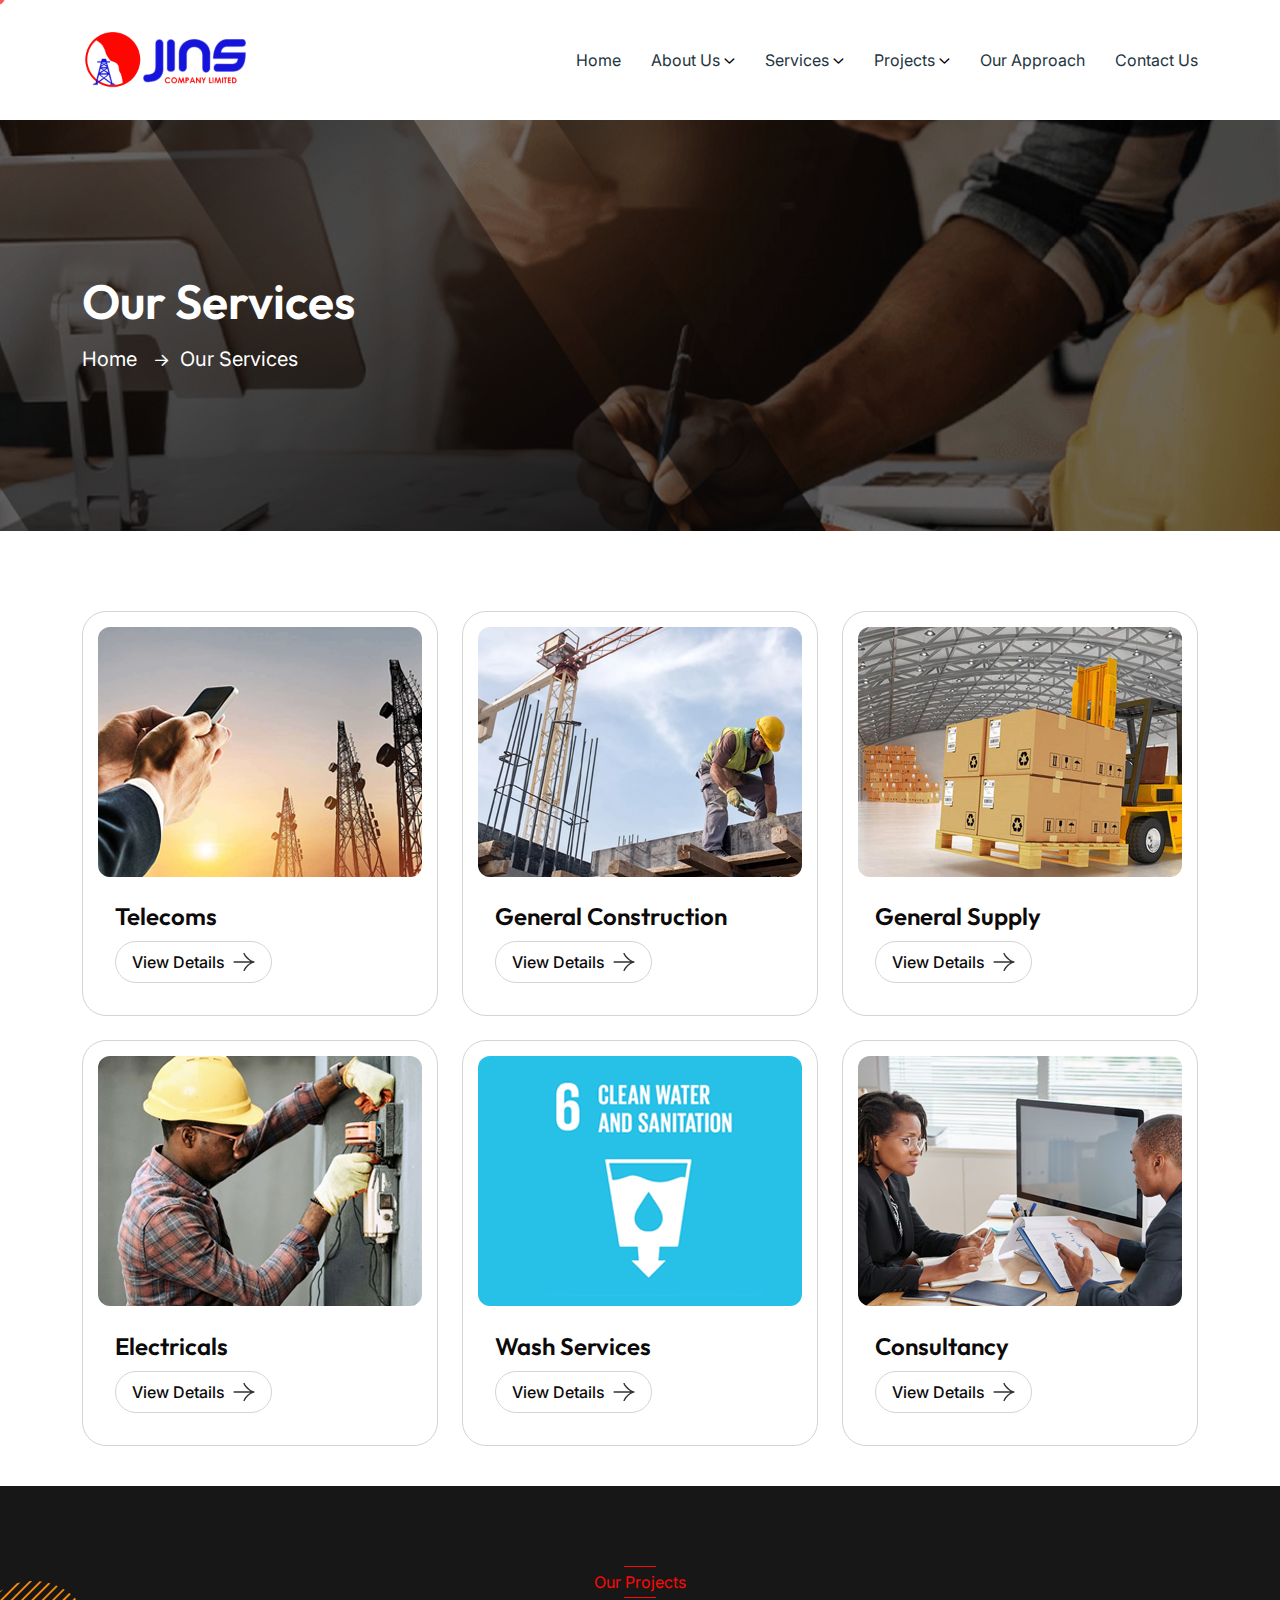
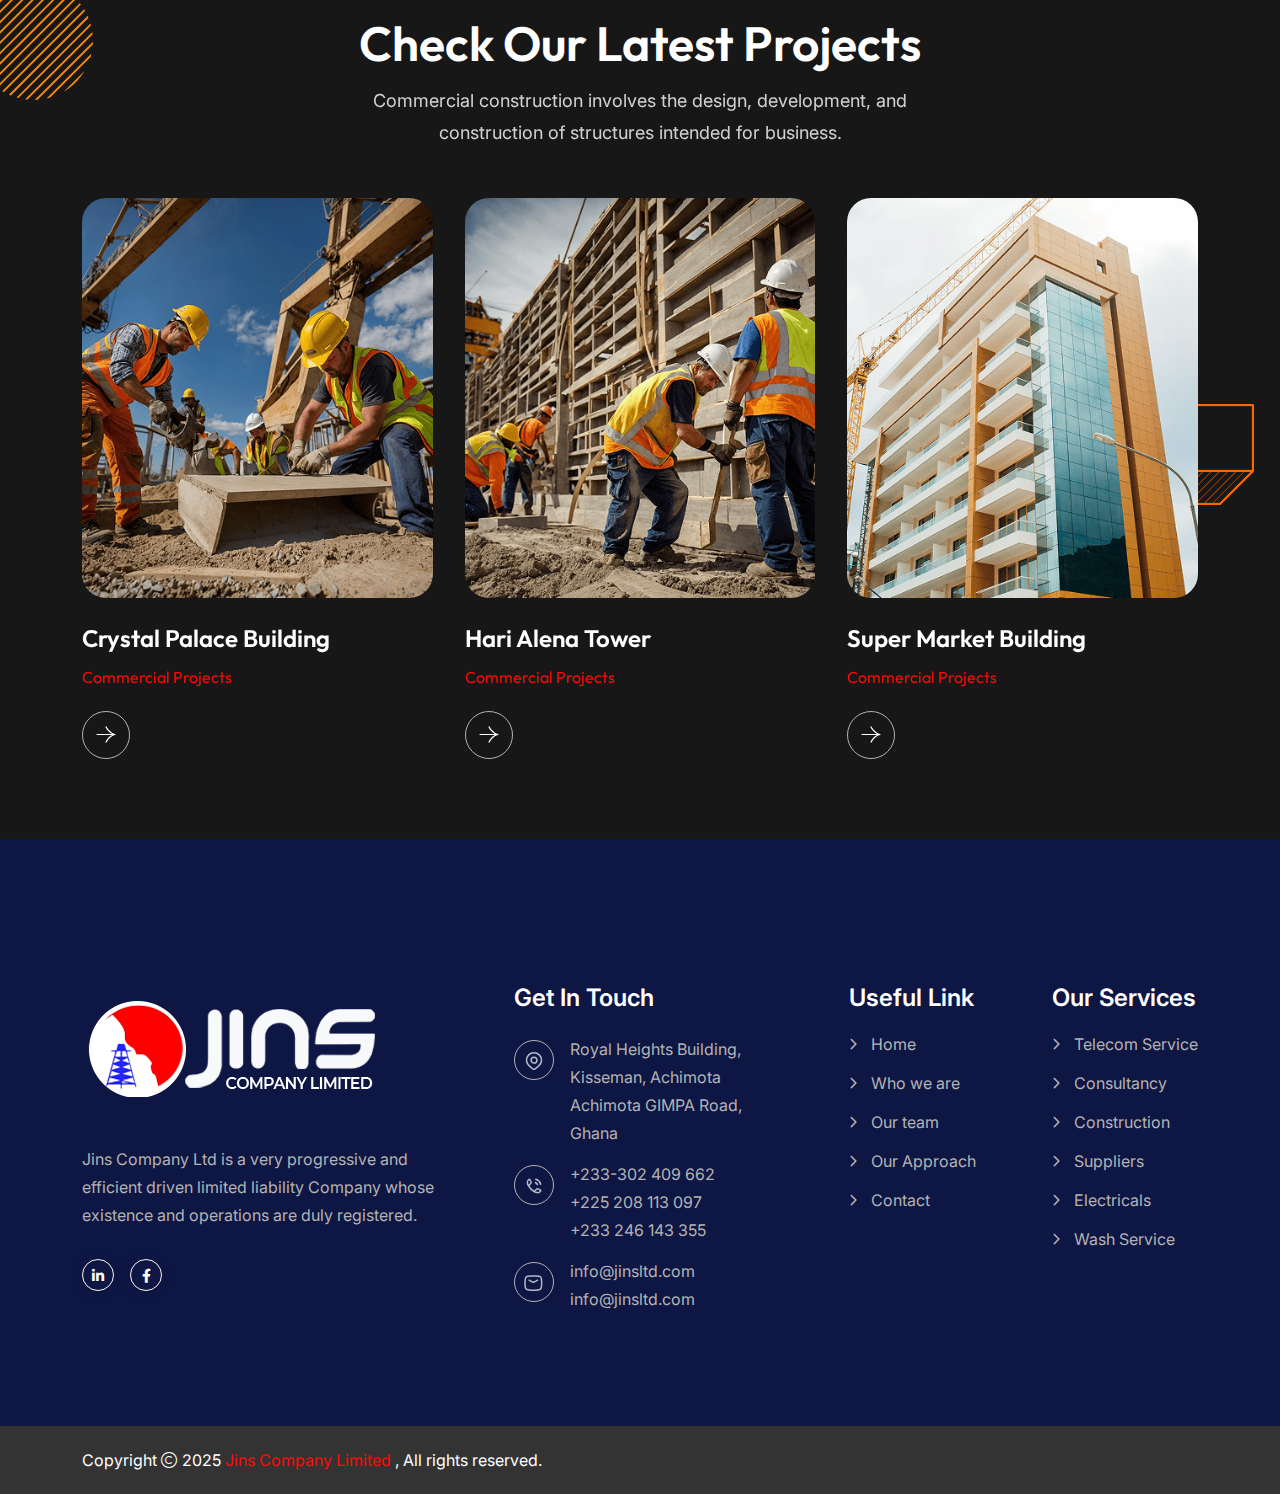
<file: service.html>
<!doctype html>
<html class="no-js" lang="zxx" dir="ltr">

    <head>
        <meta charset="utf-8">
        <meta http-equiv="x-ua-compatible" content="ie=edge">
        <title>Jins Company Limited</title>
        <meta name="author" content="Jins Ltd">
        <meta name="description" content="Jins Company Limited">
        <meta name="keywords" content="Jins Company Limited">
        <meta name="robots" content="INDEX,FOLLOW">
        <meta name="viewport" content="width=device-width,initial-scale=1,shrink-to-fit=no">
        <link rel="apple-touch-icon" sizes="57x57" href="assets/img/favicons/apple-icon-57x57.png">
        <link rel="apple-touch-icon" sizes="60x60" href="assets/img/favicons/apple-icon-60x60.png">
        <link rel="apple-touch-icon" sizes="72x72" href="assets/img/favicons/apple-icon-72x72.png">
        <link rel="apple-touch-icon" sizes="76x76" href="assets/img/favicons/apple-icon-76x76.png">
        <link rel="apple-touch-icon" sizes="114x114" href="assets/img/favicons/apple-icon-114x114.png">
        <link rel="apple-touch-icon" sizes="120x120" href="assets/img/favicons/apple-icon-120x120.png">
        <link rel="apple-touch-icon" sizes="144x144" href="assets/img/favicons/apple-icon-144x144.png">
        <link rel="apple-touch-icon" sizes="152x152" href="assets/img/favicons/apple-icon-152x152.png">
        <link rel="apple-touch-icon" sizes="180x180" href="assets/img/favicons/apple-icon-180x180.png">
        <link
            rel="icon"
            type="image/png"
            sizes="192x192"
            href="assets/img/logo.png"
        >
        <link
            rel="icon"
            type="image/png"
            sizes="32x32"
             href="assets/img/logo.png"
        >
        <link
            rel="icon"
            type="image/png"
            sizes="96x96"
            href="assets/img/logo.png"
        >
        <link
            rel="icon"
            type="image/png"
            sizes="16x16"
            href="assets/img/logo.png"
        >
        <!-- <link rel="manifest" href="assets/img/favicons/manifest.json"> -->
        <meta name="msapplication-TileColor" content="#ffffff">
        <meta name="msapplication-TileImage" content="assets/img/favicons/ms-icon-144x144.png">
        <meta name="theme-color" content="#ffffff">
        <link rel="preconnect" href="https://fonts.googleapis.com/">
        <link rel="preconnect" href="https://fonts.gstatic.com/" crossorigin>
        <link href="https://fonts.googleapis.com/css2?family=Inter:wght@100..900&amp;family=Outfit:wght@100..900&amp;display=swap" rel="stylesheet">
        <link rel="stylesheet" href="assets/css/bootstrap.min.css">
        <link rel="stylesheet" href="assets/css/fontawesome.min.css">
        <link rel="stylesheet" href="assets/css/app.min.css">
        <link rel="stylesheet" href="assets/css/style.css">
    </head>
    <body class="">
        <div class="cursor-follower"></div>
        <div class="slider-drag-cursor">
            <i class="fas fa-angle-left me-2"></i> DRAG
            <i class="fas fa-angle-right ms-2"></i>
        </div>
        <div class="preloader">
          
            <div class="preloader-inner">
                <div class="mb-4">
                    <img src="assets/img/logo.png" alt="img">
                </div>
               
            </div>
        </div>
        <div class="th-menu-wrapper onepage-nav">
            <div class="th-menu-area text-center">
                <button class="th-menu-toggle">
                    <i class="fal fa-times"></i>
                </button>
                <div class="mobile-logo">
                    <a href="index.html">
                        <img src="assets/img/logo.png" alt="Jins Ltd">
                    </a>
                </div>
                <div class="th-mobile-menu allow-natural-scroll">
                    <ul>
                        <li class="menu-item-has-children">
                            <a href="index.html">Home</a>
                            <ul class="sub-menu">
                                <li class="menu-item-has-children">
                                    <a href="#">Multipage</a>
                                    <ul class="sub-menu">
                                        <li>
                                            <a href="index.html">Commercial Construction</a>
                                        </li>
                                        <li>
                                            <a href="home-2.html">Modern Construction</a>
                                        </li>
                                        <li>
                                            <a href="home-3.html">Industrial Solutions</a>
                                        </li>
                                        <li>
                                            <a href="home-4.html">Civil Engineering</a>
                                        </li>
                                        <li>
                                            <a href="home-5.html">Classic Construction</a>
                                        </li>
                                        <li>
                                            <a href="home-6.html">Construction Company</a>
                                        </li>
                                        <li>
                                            <a href="home-7.html">Residential Projects</a>
                                        </li>
                                        <li>
                                            <a href="home-8.html">Renovation Services</a>
                                        </li>
                                        <li>
                                            <a href="home-9.html">Modern Architecture</a>
                                        </li>
                                        <li>
                                            <a href="home-10.html">Sustainable Architecture</a>
                                        </li>
                                    </ul>
                                </li>
                                <li class="menu-item-has-children">
                                    <a href="#">Onepage</a>
                                    <ul class="sub-menu">
                                        <li>
                                            <a href="home-1-op.html">Commercial Construction</a>
                                        </li>
                                        <li>
                                            <a href="home-2-op.html">Modern Construction</a>
                                        </li>
                                        <li>
                                            <a href="home-3-op.html">Industrial Solutions</a>
                                        </li>
                                        <li>
                                            <a href="home-4-op.html">Civil Engineering</a>
                                        </li>
                                        <li>
                                            <a href="home-5-op.html">Classic Construction</a>
                                        </li>
                                        <li>
                                            <a href="home-6-op.html">Construction Company</a>
                                        </li>
                                        <li>
                                            <a href="home-7-op.html">Residential Projects</a>
                                        </li>
                                        <li>
                                            <a href="home-8-op.html">Renovation Services</a>
                                        </li>
                                        <li>
                                            <a href="home-9-op.html">Modern Architecture</a>
                                        </li>
                                        <li>
                                            <a href="home-10-op.html">Sustainable Architecture</a>
                                        </li>
                                    </ul>
                                </li>
                            </ul>
                        </li>
                        <li>
                            <a href="about.html">About Us</a>
                        </li>
                        <li class="menu-item-has-children">
                            <a href="service.html">Service</a>
                            <ul class="sub-menu">
                                <li>
                                    <a href="service.html">Service</a>
                                </li>
                                <li>
                                    <a href="service-details.html">Service Details</a>
                                </li>
                            </ul>
                        </li>
                        <li class="menu-item-has-children">
                            <a href="project.html">Project</a>
                            <ul class="sub-menu">
                                <li>
                                    <a href="project.html">Project</a>
                                </li>
                                <li>
                                    <a href="project-details.html">Project Details</a>
                                </li>
                            </ul>
                        </li>
                        <li class="menu-item-has-children">
                            <a href="#">Pages</a>
                            <ul class="sub-menu">
                                <li>
                                    <a href="team.html">Team Page</a>
                                </li>
                                <li>
                                    <a href="team-details.html">Team Details</a>
                                </li>
                                <li>
                                    <a href="pricing.html">Pricing Page</a>
                                </li>
                                <li class="menu-item-has-children">
                                    <a href="shop.html">Shop Page</a>
                                    <ul class="sub-menu">
                                        <li>
                                            <a href="shop.html">Shop Page</a>
                                        </li>
                                        <li>
                                            <a href="shop-details.html">Shop Details</a>
                                        </li>
                                        <li>
                                            <a href="cart.html">Cart Page</a>
                                        </li>
                                        <li>
                                            <a href="checkout.html">Checkout Page</a>
                                        </li>
                                        <li>
                                            <a href="wishlist.html">Wistlist Page</a>
                                        </li>
                                    </ul>
                                </li>
                                <li>
                                    <a href="appointment.html">Appointment</a>
                                </li>
                                <li>
                                    <a href="faq.html">Faq</a>
                                </li>
                                <li>
                                    <a href="testimonial.html">Testimonial</a>
                                </li>
                                <li>
                                    <a href="error.html">Error Page</a>
                                </li>
                            </ul>
                        </li>
                        <li class="menu-item-has-children">
                            <a href="blog.html">Blog</a>
                            <ul class="sub-menu">
                                <li>
                                    <a href="blog.html">Blog Page</a>
                                </li>
                                <li>
                                    <a href="blog-details.html">Blog Details</a>
                                </li>
                            </ul>
                        </li>
                        <li>
                            <a href="contact.html">Contact Us</a>
                        </li>
                    </ul>
                </div>
            </div>
        </div>
        <div class="sidemenu-wrapper sidemenu-info d-none d-lg-block">
            <div class="sidemenu-content">
                <button class="closeButton sideMenuCls">
                    <i class="far fa-times"></i>
                </button>
                <div class="widget">
                    <div class="th-widget-about">
                        <div class="about-logo">
                            <a href="index.html">
                                <img src="assets/img/logo.svg" alt="Jins Ltd">
                            </a>
                        </div>
                        <p class="about-text">Rapidiously myocardinate cross-platform intellectual capital model. Appropriately create interactive infrastructures</p>
                    </div>
                </div>
                <div class="widget">
                    <h3 class="widget_title">Get In Touch</h3>
                    <div class="th-widget-contact">
                        <div class="info-box_text">
                            <div class="icon">
                                <img src="assets/img/icon/location-dot.svg" alt="img">
                            </div>
                            <div class="details">
                                <p>789 Inner Lane, Holy park,</p>
                                <p>California, USA</p>
                            </div>
                        </div>
                        <div class="info-box_text">
                            <div class="icon">
                                <img src="assets/img/icon/phone.svg" alt="img">
                            </div>
                            <div class="details">
                                <p>
                                    <a href="tel:+0123456789" class="info-box_link">+01 234 567 890</a>
                                </p>
                                <p>
                                    <a href="tel:+09876543210" class="info-box_link">+09 876 543 210</a>
                                </p>
                            </div>
                        </div>
                        <div class="info-box_text">
                            <div class="icon">
                                <img src="assets/img/icon/envelope.svg" alt="img">
                            </div>
                            <div class="details">
                                <p>
                                    <a href="mailto:mailinfo00@Jins Ltd.com" class="info-box_link">mailinfo00@Jins Ltd.com</a>
                                </p>
                                <p>
                                    <a href="mailto:support24@Jins Ltd.com" class="info-box_link">support24@Jins Ltd.com</a>
                                </p>
                            </div>
                        </div>
                    </div>
                </div>
                <div class="widget newsletter-widget">
                    <h3 class="widget_title">Subscribe Now</h3>
                    <form class="newsletter-form">
                        <div class="form-group">
                            <input
                                class="form-control"
                                type="email"
                                placeholder="Email Address"
                                required=""
                            >
                            <button type="submit" class="th-btn">
                                <i class="far fa-paper-plane text-theme"></i>
                            </button>
                        </div>
                    </form>
                    <div class="th-social style2">
                        <a href="https://www.facebook.com/">
                            <i class="fab fa-facebook-f"></i>
                        </a>
                        <a href="https://www.twitter.com/">
                            <i class="fab fa-twitter"></i>
                        </a>
                        <a href="https://www.linkedin.com/">
                            <i class="fab fa-linkedin-in"></i>
                        </a>
                        <a href="https://www.behance.com/">
                            <i class="fab fa-behance"></i>
                        </a>
                        <a href="https://www.vimeo.com/">
                            <i class="fab fa-vimeo-v"></i>
                        </a>
                    </div>
                </div>
            </div>
        </div>
        <header class="th-header header-default">
            <div class="sticky-wrapper">
                <div class="menu-area">
                    <div class="container">
                        <div class="row align-items-center justify-content-between">
                            <div class="col-auto">
                                <div class="header-logo">
                                    <a href="index.html">
                                         <img src="/assets/img/logo.png" alt="Jins Ltd">
                                    </a>
                                </div>
                            </div>
                            <div class="col-auto">
                               <nav class="main-menu d-none d-lg-inline-block">
                                    <ul>
                                        <li>
                                            <a href="index.html">Home</a>
                                        </li>
                                        <li class="menu-item-has-children">
                                            <a href="">About Us</a>
                                            <ul class="sub-menu">
                                                <li>
                                                    <a href="/about.html">Who We Are</a>
                                                </li>
                                                <li>
                                                    <a href="/team.html">Our Team</a>
                                                </li>
                                            </ul>
                                        </li>
                                        <li class="menu-item-has-children">
                                            <a href="service.html">Services</a>
                                            <ul class="sub-menu">
                                                <li>
                                                    <a href="/telecom-service.html">Telecoms</a>
                                                </li>
                                                <li>
                                                    <a href="/general-construction.html">General Construction</a>
                                                </li>
                                                <li>
                                                    <a href="/general-supplies.html">General Supply</a>
                                                </li>
                                                <li>
                                                    <a href="/electricals.html"> Electricals</a>
                                                </li>
                                                <li>
                                                    <a href="/wash-services.html">Wash Services</a>
                                                </li>
                                                <li>
                                                    <a href="/consultancy.html">Consultancy</a>
                                                </li>
                                            </ul>
                                        </li>
                                        <li class="menu-item-has-children">
                                            <a href="project.html">Projects</a>
                                            <ul class="sub-menu">
                                                <li>
                                                    <a href="project.html">Projects</a>
                                                </li>
                                                <li>
                                                    <a href="project-details.html">Project Details</a>
                                                </li>
                                            </ul>
                                        </li>
                                        <li>
                                            <a href="our-approach.html">Our Approach</a>
                                        </li>
                                        <li>
                                            <a href="contact.html">Contact Us</a>
                                        </li>
                                    </ul>
                                </nav>
                                <div class="header-button d-flex d-lg-none">
                                    <button type="button" class="th-menu-toggle sidebar-btn bg-transparent">
                                        <span class="line"></span>
                                        <span class="line"></span>
                                        <span class="line"></span>
                                    </button>
                                </div>
                            </div>
                            <div class="col-auto d-none d-xxl-block">
                                <div class="header-button">
                                    <a href="contact.html" class="th-btn style4 th-btn-icon">GET A QUOTE</a>
                                    <button type="button" class="simple-icon sideMenuInfo sidebar-btn">
                                        <span class="line"></span>
                                        <span class="line"></span>
                                        <span class="line"></span>
                                    </button>
                                </div>
                            </div>
                        </div>
                    </div>
                </div>
            </div>
        </header>
        <div class="breadcumb-wrapper" data-bg-src="assets/img/bg/breadcumb-bg.jpg">
            <div class="breadcumb-overlay" data-bg-src="assets/img/bg/breadcumb-bg-overlay.png"></div>
            <div class="container">
                <div class="row">
                    <div class="col-12">
                        <div class="breadcumb-content">
                            <h1 class="breadcumb-title">Our Services</h1>
                            <ul class="breadcumb-menu">
                                <li>
                                    <a href="index.html">Home</a>
                                </li>
                                <li>Our Services</li>
                            </ul>
                        </div>
                    </div>
                </div>
            </div>
        </div>
        <section class="space-top space-extra2-bottom">
            <div class="container">
                <div class="row gy-4">




                    <div class="col-md-6 col-xl-4">
                        <div class="property-card6">
                            <div class="property-card-thumb img-shine">
                                <img src="assets/img/service/telecommunication_img.jpg" alt="img">
                            </div>
                            <div class="property-card-details">
                                <h4 class="property-card-title">
                                    <a href="telecom-service.html">Telecoms</a>
                                </h4>
                                <!-- <p class="property-card-text">Our post-construction services gives you peace of mind knowing that we are still here for you even after by graviton construction.</p> -->
                                <div class="property-btn-wrap">
                                    <div class="btn-wrap">
                                        <a href="telecom-service.html" class="th-btn style-border8 th-btn-icon">View Details</a>
                                    </div>
                                </div>
                            </div>
                        </div>
                    </div>
                    <div class="col-md-6 col-xl-4">
                        <div class="property-card6">
                            <div class="property-card-thumb img-shine">
                                <img src="/assets/img/service/general_construction_img.jpg" alt="img">
                            </div>
                            <div class="property-card-details">
                                <h4 class="property-card-title">
                                    <a href="general-construction.html">General Construction</a>
                                </h4>
                                <!-- <p class="property-card-text">Our post-construction services gives you peace of mind knowing that we are still here for you even after by graviton construction.</p> -->
                                <div class="property-btn-wrap">
                                    <div class="btn-wrap">
                                        <a href="general-construction.html" class="th-btn style-border8 th-btn-icon">View Details</a>
                                    </div>
                                </div>
                            </div>
                        </div>
                    </div>
                    <div class="col-md-6 col-xl-4">
                        <div class="property-card6">
                            <div class="property-card-thumb img-shine">
                                <img src="assets/img/service/general_supply.jpg" alt="img">
                            </div>
                            <div class="property-card-details">
                                <h4 class="property-card-title">
                                    <a href="general-supplies.html"> General Supply</a>
                                </h4>
                                <!-- <p class="property-card-text">Our post-construction services gives you peace of mind knowing that we are still here for you even after by graviton construction.</p> -->
                                <div class="property-btn-wrap">
                                    <div class="btn-wrap">
                                        <a href="general-supplies.html" class="th-btn style-border8 th-btn-icon">View Details</a>
                                    </div>
                                </div>
                            </div>
                        </div>
                    </div>


                    <div class="col-md-6 col-xl-4">
                        <div class="property-card6">
                            <div class="property-card-thumb img-shine">
                                <img src="assets/img/service/electrical_services.jpg" alt="img">
                            </div>
                            <div class="property-card-details">
                                <h4 class="property-card-title">
                                    <a href="electricals.html">Electricals</a>
                                </h4>
                                <!-- <p class="property-card-text">Our post-construction services gives you peace of mind knowing that we are still here for you even after by graviton construction.</p> -->
                                <div class="property-btn-wrap">
                                    <div class="btn-wrap">
                                        <a href="electricals.html" class="th-btn style-border8 th-btn-icon">View Details</a>
                                    </div>
                                </div>
                            </div>
                        </div>
                    </div>
                    <div class="col-md-6 col-xl-4">
                        <div class="property-card6">
                            <div class="property-card-thumb img-shine">
                                <img src="assets/img/service/clean_service.jpg" alt="img">
                            </div>
                            <div class="property-card-details">
                                <h4 class="property-card-title">
                                    <a href="wash-services.html">Wash Services</a>
                                </h4>
                                <!-- <p class="property-card-text">Our post-construction services gives you peace of mind knowing that we are still here for you even after by graviton construction.</p> -->
                                <div class="property-btn-wrap">
                                    <div class="btn-wrap">
                                        <a href="wash-services.html" class="th-btn style-border8 th-btn-icon">View Details</a>
                                    </div>
                                </div>
                            </div>
                        </div>
                    </div>
                    <div class="col-md-6 col-xl-4">
                        <div class="property-card6">
                            <div class="property-card-thumb img-shine">
                                <img src="assets/img/service/consultancy_service.jpg" alt="img">
                            </div>
                            <div class="property-card-details">
                                <h4 class="property-card-title">
                                    <a href="consultancy.html">Consultancy</a>
                                </h4>
                                <!-- <p class="property-card-text">Our post-construction services gives you peace of mind knowing that we are still here for you even after by graviton construction.</p> -->
                                <div class="property-btn-wrap">
                                    <div class="btn-wrap">
                                        <a href="consultancy.html" class="th-btn style-border8 th-btn-icon">View Details</a>
                                    </div>
                                </div>
                            </div>
                        </div>
                    </div>
                </div>
               
            </div>
        </section>
      


                <section class="space overflow-hidden bg-black2" id="property-sec">
            <div class="sec-bg-shape2-1 spin shape-mockup d-xl-block d-none" data-top="10%" data-left="-2%">
                <img src="assets/img/shape/section_shape_2_1.jpg" alt="img">
            </div>
            <div class="sec-bg-shape2-3 jump shape-mockup d-xl-block d-none" data-bottom="35%" data-right="2%">
                <img src="assets/img/shape/section_shape_2_3.jpg" alt="img">
            </div>
            <div class="container">
                <div class="row justify-content-center">
                    <div class="col-lg-7">
                        <div class="title-area text-center">
                            <span class="sub-title">Our Projects</span>
                            <h2 class="sec-title text-white">Check Our Latest Projects</h2>
                            <p class="sec-text text-white">Commercial construction involves the design, development, and construction of structures intended for business.</p>
                        </div>
                    </div>
                </div>
            </div>
            <div class="container th-container2">
                <div class="slider-area property-slider2 slider-drag-wrap">
                    <div class="swiper th-slider" data-slider-options='{"breakpoints":{"0":{"slidesPerView":1},"576":{"slidesPerView":"1"},"768":{"slidesPerView":"2"},"992":{"slidesPerView":"2"},"1200":{"slidesPerView":"3"},"1500":{"slidesPerView":"4"}},"spaceBetween":"32","grabCursor":"true","slideToClickedSlide":"true"}'>
                        <div class="swiper-wrapper">
                            <div class="swiper-slide">
                                <div class="property-card7">
                                    <div class="property-card-thumb img-shine">
                                        <img src="assets/img/property/property2-1.png" alt="img">
                                    </div>
                                    <div class="property-card-details">
                                        <div class="media-left">
                                            <h4 class="property-card-title">
                                                <a href="project-details.html">Crystal Palace Building</a>
                                            </h4>
                                            <p class="property-card-subtitle">Commercial Projects</p>
                                        </div>
                                        <div class="btn-wrap">
                                            <a href="project-details.html" class="icon-btn">
                                                <img src="assets/img/icon/arrow-right.svg" alt="">
                                            </a>
                                        </div>
                                    </div>
                                </div>
                            </div>
                            <div class="swiper-slide">
                                <div class="property-card7">
                                    <div class="property-card-thumb img-shine">
                                        <img src="assets/img/property/property2-2.png" alt="img">
                                    </div>
                                    <div class="property-card-details">
                                        <div class="media-left">
                                            <h4 class="property-card-title">
                                                <a href="project-details.html">Hari Alena Tower</a>
                                            </h4>
                                            <p class="property-card-subtitle">Commercial Projects</p>
                                        </div>
                                        <div class="btn-wrap">
                                            <a href="project-details.html" class="icon-btn">
                                                <img src="assets/img/icon/arrow-right.svg" alt="">
                                            </a>
                                        </div>
                                    </div>
                                </div>
                            </div>
                            <div class="swiper-slide">
                                <div class="property-card7">
                                    <div class="property-card-thumb img-shine">
                                        <img src="assets/img/property/property2-3.png" alt="img">
                                    </div>
                                    <div class="property-card-details">
                                        <div class="media-left">
                                            <h4 class="property-card-title">
                                                <a href="project-details.html">Super Market Building</a>
                                            </h4>
                                            <p class="property-card-subtitle">Commercial Projects</p>
                                        </div>
                                        <div class="btn-wrap">
                                            <a href="project-details.html" class="icon-btn">
                                                <img src="assets/img/icon/arrow-right.svg" alt="">
                                            </a>
                                        </div>
                                    </div>
                                </div>
                            </div>
                            <div class="swiper-slide">
                                <div class="property-card7">
                                    <div class="property-card-thumb img-shine">
                                        <img src="assets/img/property/property2-4.png" alt="img">
                                    </div>
                                    <div class="property-card-details">
                                        <div class="media-left">
                                            <h4 class="property-card-title">
                                                <a href="project-details.html">Modern Construction</a>
                                            </h4>
                                            <p class="property-card-subtitle">Commercial Projects</p>
                                        </div>
                                        <div class="btn-wrap">
                                            <a href="project-details.html" class="icon-btn">
                                                <img src="assets/img/icon/arrow-right.svg" alt="">
                                            </a>
                                        </div>
                                    </div>
                                </div>
                            </div>
                            <div class="swiper-slide">
                                <div class="property-card7">
                                    <div class="property-card-thumb img-shine">
                                        <img src="assets/img/property/property2-1.png" alt="img">
                                    </div>
                                    <div class="property-card-details">
                                        <div class="media-left">
                                            <h4 class="property-card-title">
                                                <a href="project-details.html">Crystal Palace Building</a>
                                            </h4>
                                            <p class="property-card-subtitle">Commercial Projects</p>
                                        </div>
                                        <div class="btn-wrap">
                                            <a href="project-details.html" class="icon-btn">
                                                <img src="assets/img/icon/arrow-right.svg" alt="">
                                            </a>
                                        </div>
                                    </div>
                                </div>
                            </div>
                            <div class="swiper-slide">
                                <div class="property-card7">
                                    <div class="property-card-thumb img-shine">
                                        <img src="assets/img/property/property2-2.png" alt="img">
                                    </div>
                                    <div class="property-card-details">
                                        <div class="media-left">
                                            <h4 class="property-card-title">
                                                <a href="project-details.html">Hari Alena Tower</a>
                                            </h4>
                                            <p class="property-card-subtitle">Commercial Projects</p>
                                        </div>
                                        <div class="btn-wrap">
                                            <a href="project-details.html" class="icon-btn">
                                                <img src="assets/img/icon/arrow-right.svg" alt="">
                                            </a>
                                        </div>
                                    </div>
                                </div>
                            </div>
                            <div class="swiper-slide">
                                <div class="property-card7">
                                    <div class="property-card-thumb img-shine">
                                        <img src="assets/img/property/property2-3.png" alt="img">
                                    </div>
                                    <div class="property-card-details">
                                        <div class="media-left">
                                            <h4 class="property-card-title">
                                                <a href="project-details.html">Super Market Building</a>
                                            </h4>
                                            <p class="property-card-subtitle">Commercial Projects</p>
                                        </div>
                                        <div class="btn-wrap">
                                            <a href="project-details.html" class="icon-btn">
                                                <img src="assets/img/icon/arrow-right.svg" alt="">
                                            </a>
                                        </div>
                                    </div>
                                </div>
                            </div>
                            <div class="swiper-slide">
                                <div class="property-card7">
                                    <div class="property-card-thumb img-shine">
                                        <img src="assets/img/property/property2-4.png" alt="img">
                                    </div>
                                    <div class="property-card-details">
                                        <div class="media-left">
                                            <h4 class="property-card-title">
                                                <a href="project-details.html">Modern Construction</a>
                                            </h4>
                                            <p class="property-card-subtitle">Commercial Projects</p>
                                        </div>
                                        <div class="btn-wrap">
                                            <a href="project-details.html" class="icon-btn">
                                                <img src="assets/img/icon/arrow-right.svg" alt="">
                                            </a>
                                        </div>
                                    </div>
                                </div>
                            </div>
                        </div>
                    </div>
                </div>
            </div>
        </section>

        
          <footer class="footer-wrapper footer-default bg-blue">
            <div class="container">
                <div class="footer-wrap" style="padding-top: 30px;">
                    <div class="widget-area">
                        <div class="row justify-content-between">
                            <div class="col-md-6 col-xl-4">
                                <div class="widget footer-widget">
                                    <div class="th-widget-about">
                                        <div class="about-logo">
                                            <a href="index.html">
                                                 <img src="assets/img/footer_logo.png" alt="Jinsltd">
                                               
                                            </a>
                                        </div>
                                        <p class="about-text">
                                            Jins Company Ltd is a very progressive and efficient driven
                                      limited liability Company  whose existence and operations are duly registered.
                                        </p>
                                        <div class="th-social style5">
                                            <a href="https://www.linkedin.com/">
                                                <i class="fab fa-linkedin-in"></i>
                                            </a>
                                            <a href="https://www.linkedin.com/">
                                                <i class="fab fa-facebook-f"></i>
                                            </a>
                                        </div>
                                    </div>
                                </div>
                            </div>
                            <div class="col-md-6 col-xl-auto">
                                <div class="widget footer-widget">
                                    <h3 class="widget_title">Get In Touch</h3>
                                    <div class="th-widget-contact">
                                        <div class="info-box_text">
                                            <div class="icon">
                                                <img src="assets/img/icon/location-dot.svg" alt="img">
                                            </div>
                                            <div class="details">
                                                <p>Royal Heights Building, Kisseman, Achimota</p>
                                                <p>Achimota GIMPA Road, Ghana</p>
                                            </div>
                                        </div>
                                        <div class="info-box_text">
                                            <div class="icon">
                                                <img src="assets/img/icon/phone.svg" alt="img">
                                            </div>
                                            <div class="details">
                                                <p>
                                                    <a href="tel:+0123456789" class="info-box_link">+233-302 409 662</a>
                                                </p>
                                                <p>
                                                    <a href="tel:+09876543210" class="info-box_link">+225 208 113 097</a>
                                                </p>
                                                <p>
                                                    <a href="tel:+09876543210" class="info-box_link">+233 246 143 355</a>
                                                </p>
                                            </div>
                                        </div>
                                        <div class="info-box_text">
                                            <div class="icon">
                                                <img src="assets/img/icon/envelope.svg" alt="img">
                                            </div>
                                            <div class="details">
                                                <p>
                                                    <a href="mailto:info@jinsltd.com" class="info-box_link">
                                                        info@jinsltd.com
                                                    </a>
                                                </p>
                                                <p>
                                                    <a href="mailto:info@jinsltd.com" class="info-box_link">
                                                        info@jinsltd.com
                                                    </a>
                                                </p>
                                            </div>
                                        </div>
                                    </div>
                                </div>
                            </div>
                            <div class="col-md-6 col-xl-auto">
                                <div class="widget widget_nav_menu footer-widget">
                                    <h3 class="widget_title">Useful Link</h3>
                                    <div class="menu-all-pages-container">
                                        <ul class="menu">
                                            <li>
                                                <a href="index.html">Home</a>
                                            </li>
                                            <li>
                                                <a href="about.html">Who we are</a>
                                            </li>
                                            <li>
                                                <a href="team.html">Our team</a>
                                            </li>
                                            <li>
                                                <a href="our-approach.html">Our Approach</a>
                                            </li>
                                            <li>
                                                <a href="contact.html">Contact</a>
                                            </li>
                                        </ul>
                                    </div>
                                </div>
                            </div>
                            <div class="col-md-6 col-xl-auto">
                                <div class="widget widget_nav_menu footer-widget">
                                    <h3 class="widget_title">Our Services</h3>
                                    <div class="menu-all-pages-container">
                                        <ul class="menu">
                                            <li>
                                                <a href="telecom-service.html">Telecom Service</a>
                                            </li>
                                            <li>
                                                <a href="consultancy.html">Consultancy</a>
                                            </li>
                                            <li>
                                                <a href="general-construction.html">Construction</a>
                                            </li>
                                            <li>
                                                <a href="general-supplies.html">Suppliers</a>
                                            </li>
                                            <li>
                                                <a href="electricals.html">Electricals</a>
                                            </li>
                                            <li>
                                                <a href="wash-services.html">Wash Service</a>
                                            </li>
                                        </ul>
                                    </div>
                                </div>
                            </div>
                        </div>
                    </div>
                </div>
            </div>
            <div class="copyright-wrap bg-gray">
                <div class="container">
                    <div class="row gy-2 align-items-center">
                        <div class="col-lg-6">
                            <p class="copyright-text text-white">
                                Copyright
                                <i class="fal fa-copyright"></i>
                                2025
                                <a href="index.html">Jins Company Limited</a>
                                , All rights reserved.
                            </p>
                        </div>
                        <!-- <div class="col-lg-6 text-center text-lg-end">
                            <div class="footer-links">
                                <ul>
                                    <li>
                                        <a href="contact.html">Terms of service</a>
                                    </li>
                                    <li>
                                        <a href="contact.html">Privacy policy</a>
                                    </li>
                                    <li>
                                        <a href="contact.html">Cookies</a>
                                    </li>
                                </ul>
                            </div>
                        </div> -->
                    </div>
                </div>
            </div>
        </footer>
        <div class="scroll-top">
            <svg
                class="progress-circle svg-content"
                width="100%"
                height="100%"
                viewBox="-1 -1 102 102"
            >
                <path d="M50,1 a49,49 0 0,1 0,98 a49,49 0 0,1 0,-98" style="transition: stroke-dashoffset 10ms linear 0s; stroke-dasharray: 307.919, 307.919; stroke-dashoffset: 307.919;"></path>
            </svg>
        </div>
        <script src="assets/js/vendor/jquery-3.7.1.min.js"></script>
        <script src="assets/js/app.min.js"></script>
        <script src="assets/js/main.js"></script>
    </body>

</html>
</file>
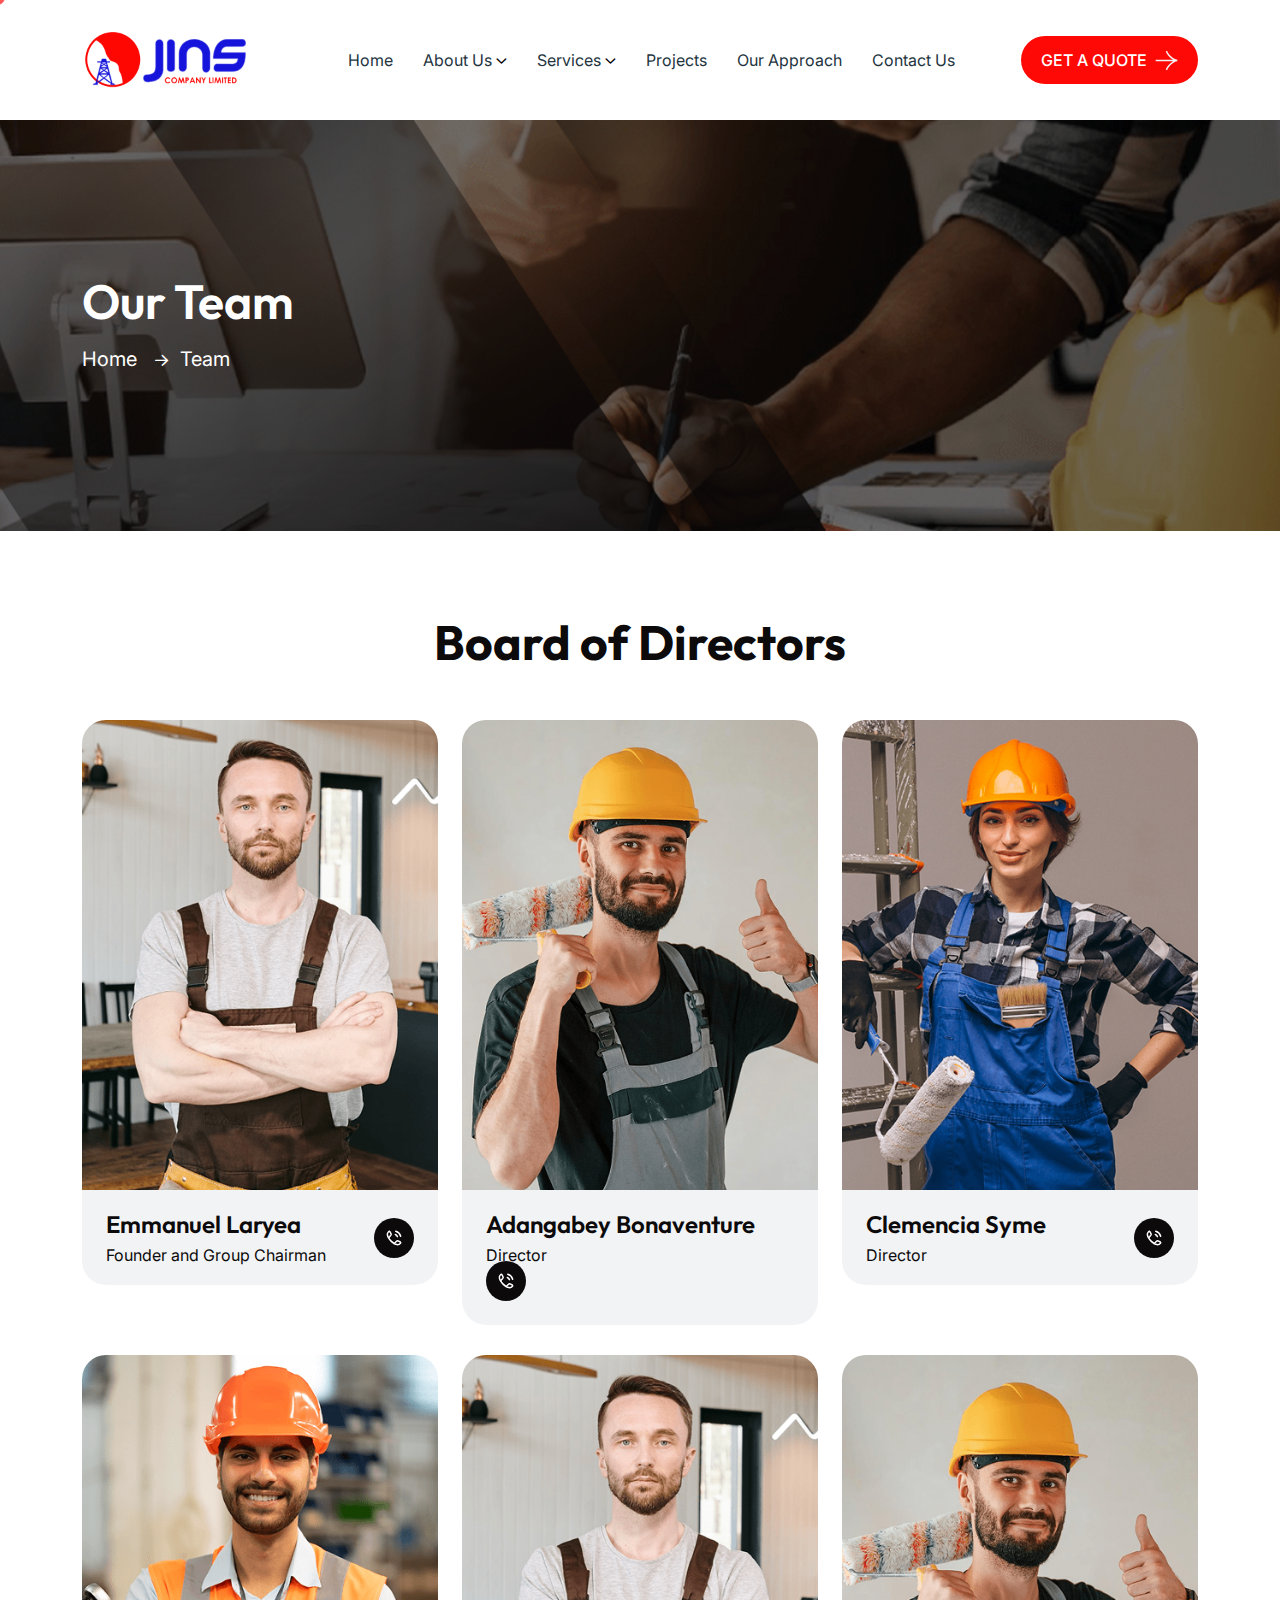
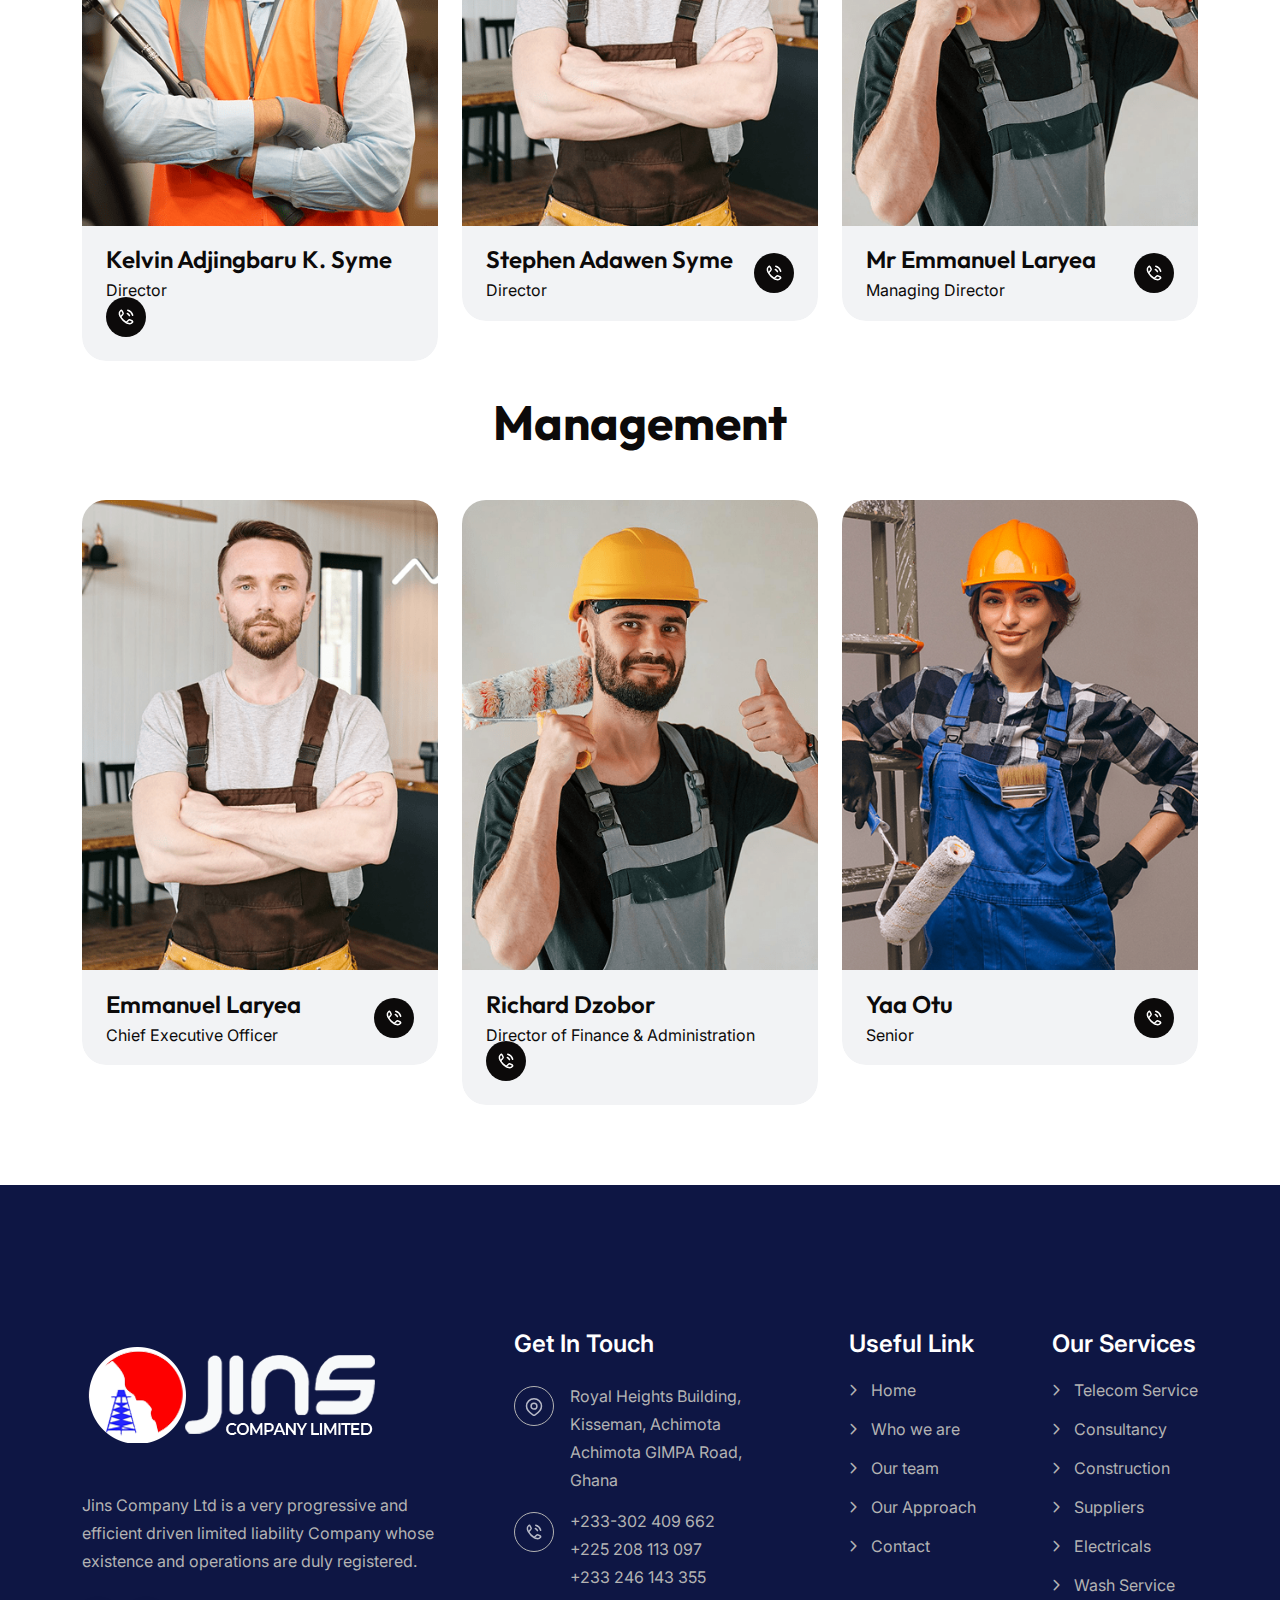
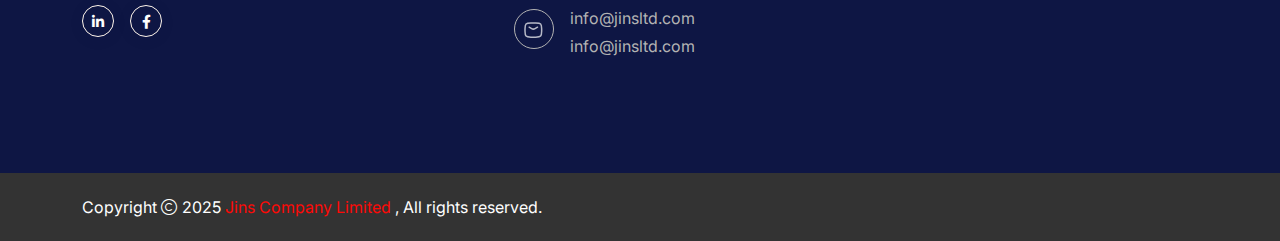
<file: team.html>
<!doctype html>
<html class="no-js" lang="zxx" dir="ltr">

     <head>
        <meta charset="utf-8">
        <meta http-equiv="x-ua-compatible" content="ie=edge">
        <title>Jins Company Limited</title>
        <meta name="author" content="Jins Ltd">
        <meta name="description" content="Jins Company Limited">
        <meta name="keywords" content="Jins Company Limited">
        <meta name="robots" content="INDEX,FOLLOW">
        <meta name="viewport" content="width=device-width,initial-scale=1,shrink-to-fit=no">
        <link rel="apple-touch-icon" sizes="57x57" href="assets/img/favicons/apple-icon-57x57.png">
        <link rel="apple-touch-icon" sizes="60x60" href="assets/img/favicons/apple-icon-60x60.png">
        <link rel="apple-touch-icon" sizes="72x72" href="assets/img/favicons/apple-icon-72x72.png">
        <link rel="apple-touch-icon" sizes="76x76" href="assets/img/favicons/apple-icon-76x76.png">
        <link rel="apple-touch-icon" sizes="114x114" href="assets/img/favicons/apple-icon-114x114.png">
        <link rel="apple-touch-icon" sizes="120x120" href="assets/img/favicons/apple-icon-120x120.png">
        <link rel="apple-touch-icon" sizes="144x144" href="assets/img/favicons/apple-icon-144x144.png">
        <link rel="apple-touch-icon" sizes="152x152" href="assets/img/favicons/apple-icon-152x152.png">
        <link rel="apple-touch-icon" sizes="180x180" href="assets/img/favicons/apple-icon-180x180.png">
        <link
            rel="icon"
            type="image/png"
            sizes="192x192"
            href="assets/img/logo.png"
        >
        <link
            rel="icon"
            type="image/png"
            sizes="32x32"
             href="assets/img/logo.png"
        >
        <link
            rel="icon"
            type="image/png"
            sizes="96x96"
            href="assets/img/logo.png"
        >
        <link
            rel="icon"
            type="image/png"
            sizes="16x16"
            href="assets/img/logo.png"
        >
        <!-- <link rel="manifest" href="assets/img/favicons/manifest.json"> -->
        <meta name="msapplication-TileColor" content="#ffffff">
        <meta name="msapplication-TileImage" content="assets/img/favicons/ms-icon-144x144.png">
        <meta name="theme-color" content="#ffffff">
        <link rel="preconnect" href="https://fonts.googleapis.com/">
        <link rel="preconnect" href="https://fonts.gstatic.com/" crossorigin>
        <link href="https://fonts.googleapis.com/css2?family=Inter:wght@100..900&amp;family=Outfit:wght@100..900&amp;display=swap" rel="stylesheet">
        <link rel="stylesheet" href="assets/css/bootstrap.min.css">
        <link rel="stylesheet" href="assets/css/fontawesome.min.css">
        <link rel="stylesheet" href="assets/css/app.min.css">
        <link rel="stylesheet" href="assets/css/style.css">
    </head>
    <body class="">
        <div class="cursor-follower"></div>
        <div class="slider-drag-cursor">
            <i class="fas fa-angle-left me-2"></i> DRAG
            <i class="fas fa-angle-right ms-2"></i>
        </div>
        <div class="preloader">
          
            <div class="preloader-inner">
                <div class="mb-4">
                    <img src="assets/img/logo.png" alt="img">
                </div>
               
            </div>
        </div>
       <div class="th-menu-wrapper onepage-nav">
            <div class="th-menu-area text-center">
                <button class="th-menu-toggle">
                    <i class="fal fa-times"></i>
                </button>
                <div class="mobile-logo">
                    <a href="index.html">
                        <img src="assets/img/footer_logo.png" alt="Jins Ltd">
                    </a>
                </div>
                <div class="th-mobile-menu allow-natural-scroll">
                    <ul>
                        <li>
                            <a href="index.html">Home</a>
                        </li>
                        <li class="menu-item-has-children">
                            <a href="">About Us</a>
                            <ul class="sub-menu">
                                <li>
                                    <a href="/about.html">Who We Are</a>
                                </li>
                                <li>
                                    <a href="/team.html">Our Team</a>
                                </li>
                            </ul>
                        </li>
                        <li class="menu-item-has-children">
                            <a href="service.html">Services</a>
                            <ul class="sub-menu">
                                <li>
                                    <a href="/telecom-service.html">Telecoms</a>
                                </li>
                                <li>
                                    <a href="/general-construction.html">General Construction</a>
                                </li>
                                <li>
                                    <a href="/general-supplies.html">General Supply</a>
                                </li>
                                <li>
                                    <a href="/electricals.html"> Electricals</a>
                                </li>
                                <li>
                                    <a href="/wash-services.html">Wash Services</a>
                                </li>
                                <li>
                                    <a href="/consultancy.html">Consultancy</a>
                                </li>
                            </ul>
                        </li>
                       
                        <li>
                            <a href="project.html">Projects</a>
                        </li>
                        <li>
                            <a href="our-approach.html">Our Approach</a>
                        </li>
                        <li>
                            <a href="contact.html">Contact Us</a>
                        </li>
                    </ul>
                </div>
            </div>
        </div>
        <header class="th-header header-default">
            <div class="sticky-wrapper">
                <div class="container">
                    <div class="menu-area">
                        <div class="row align-items-center justify-content-between">
                            <div class="col-auto">
                                <div class="header-logo">
                                    <a href="index.html">
                                         <img src="/assets/img/logo.png" alt="Jins Ltd">
                                    </a>
                                </div>
                            </div>
                            <div class="col-auto">
                              <nav class="main-menu d-none d-lg-inline-block">
                                    <ul>
                                        <li>
                                            <a href="index.html">Home</a>
                                        </li>
                                        <li class="menu-item-has-children">
                                            <a href="">About Us</a>
                                            <ul class="sub-menu">
                                                <li>
                                                    <a href="/about.html">Who We Are</a>
                                                </li>
                                                <li>
                                                    <a href="/team.html">Our Team</a>
                                                </li>
                                            </ul>
                                        </li>
                                        <li class="menu-item-has-children">
                                            <a href="service.html">Services</a>
                                            <ul class="sub-menu">
                                                <li>
                                                    <a href="/telecom-service.html">Telecoms</a>
                                                </li>
                                                <li>
                                                    <a href="/general-construction.html">General Construction</a>
                                                </li>
                                                <li>
                                                    <a href="/general-supplies.html">General Supply</a>
                                                </li>
                                                <li>
                                                    <a href="/electricals.html"> Electricals</a>
                                                </li>
                                                <li>
                                                    <a href="/wash-services.html">Wash Services</a>
                                                </li>
                                                <li>
                                                    <a href="/consultancy.html">Consultancy</a>
                                                </li>
                                            </ul>
                                        </li>
                                       <li>
                                        <a href="project.html">Projects</a>
                                    </li>
                                        <li>
                                            <a href="our-approach.html">Our Approach</a>
                                        </li>
                                        <li>
                                            <a href="contact.html">Contact Us</a>
                                        </li>
                                    </ul>
                                </nav>
                                <div class="header-button d-flex d-lg-none">
                                    <button type="button" class="th-menu-toggle sidebar-btn">
                                        <span class="line"></span>
                                        <span class="line"></span>
                                        <span class="line"></span>
                                    </button>
                                </div>
                            </div>
                            <div class="col-auto d-none d-xl-block">
                                <div class="header-button">
                                    <a href="contact.html" class="th-btn style4 th-btn-icon">GET A QUOTE</a>
                                </div>
                            </div>
                        </div>
                    </div>
                </div>
            </div>
        </header>
        <div class="breadcumb-wrapper" data-bg-src="/assets/img/breadcrumb/breadcrumb_1.jpg">
            <div class="breadcumb-overlay" data-bg-src="assets/img/bg/breadcumb-bg-overlay.png"></div>
            <div class="container">
                <div class="row">
                    <div class="col-12">
                        <div class="breadcumb-content">
                            <h1 class="breadcumb-title">Our Team</h1>
                            <ul class="breadcumb-menu">
                                <li>
                                    <a href="index.html">Home</a>
                                </li>
                                <li>Team</li>
                            </ul>
                        </div>
                    </div>
                </div>
            </div>
        </div>
        <section class="space">
            <div class="container z-index-common">
                <div class="row gy-30">
                      <div class="col-lg-12 text-center">
                        <h2>Board of Directors</h2>
                    </div>
                    <div class="col-lg-4 col-md-6">
                        <div class="th-team team-card style4">
                            <div class="img-wrap">
                                <div class="team-img">
                                    <img src="assets/img/team/team_2_1.png" alt="Team">
                                </div>
                              
                            </div>
                            <div class="team-card-content">
                                <div class="media-left">
                                    <h3 class="box-title">
                                        <a href="team-details.html">Emmanuel Laryea</a>
                                    </h3>
                                    <span class="team-desig">Founder and Group Chairman</span>
                                </div>
                                <a class="icon-btn" href="tel:09876543210">
                                    <img src="assets/img/icon/phone.svg" alt="img">
                                </a>
                            </div>
                        </div>
                    </div>
                    <div class="col-lg-4 col-md-6">
                        <div class="th-team team-card style4">
                            <div class="img-wrap">
                                <div class="team-img">
                                    <img src="assets/img/team/team_2_2.png" alt="Team">
                                </div>
                              
                            </div>
                            <div class="team-card-content">
                                <div class="media-left">
                                    <h3 class="box-title">
                                        <a href="team-details.html">Adangabey Bonaventure</a>
                                    </h3>
                                    <span class="team-desig">Director</span>
                                </div>
                                <a class="icon-btn" href="tel:09876543210">
                                    <img src="assets/img/icon/phone.svg" alt="img">
                                </a>
                            </div>
                        </div>
                    </div>
                    <div class="col-lg-4 col-md-6">
                        <div class="th-team team-card style4">
                            <div class="img-wrap">
                                <div class="team-img">
                                    <img src="assets/img/team/team_2_3.png" alt="Team">
                                </div>
                              
                            </div>
                            <div class="team-card-content">
                                <div class="media-left">
                                    <h3 class="box-title">
                                        <a href="team-details.html">Clemencia Syme</a>
                                    </h3>
                                    <span class="team-desig">Director</span>
                                </div>
                                <a class="icon-btn" href="tel:09876543210">
                                    <img src="assets/img/icon/phone.svg" alt="img">
                                </a>
                            </div>
                        </div>
                    </div>
                    <div class="col-lg-4 col-md-6">
                        <div class="th-team team-card style4">
                            <div class="img-wrap">
                                <div class="team-img">
                                    <img src="assets/img/team/team_2_4.png" alt="Team">
                                </div>
                              
                            </div>
                            <div class="team-card-content">
                                <div class="media-left">
                                    <h3 class="box-title">
                                        <a href="team-details.html">Kelvin Adjingbaru K. Syme</a>
                                    </h3>
                                    <span class="team-desig">Director</span>
                                </div>
                                <a class="icon-btn" href="tel:09876543210">
                                    <img src="assets/img/icon/phone.svg" alt="img">
                                </a>
                            </div>
                        </div>
                    </div>
                    <div class="col-lg-4 col-md-6">
                        <div class="th-team team-card style4">
                            <div class="img-wrap">
                                <div class="team-img">
                                    <img src="assets/img/team/team_2_1.png" alt="Team">
                                </div>
                              
                            </div>
                            <div class="team-card-content">
                                <div class="media-left">
                                    <h3 class="box-title">
                                        <a href="team-details.html">Stephen Adawen Syme </a>
                                    </h3>
                                    <span class="team-desig">Director</span>
                                </div>
                                <a class="icon-btn" href="tel:09876543210">
                                    <img src="assets/img/icon/phone.svg" alt="img">
                                </a>
                            </div>
                        </div>
                    </div>
                    <div class="col-lg-4 col-md-6">
                        <div class="th-team team-card style4">
                            <div class="img-wrap">
                                <div class="team-img">
                                    <img src="assets/img/team/team_2_2.png" alt="Team">
                                </div>
                              
                            </div>
                            <div class="team-card-content">
                                <div class="media-left">
                                    <h3 class="box-title">
                                        <a href="team-details.html">Mr Emmanuel Laryea</a>
                                    </h3>
                                    <span class="team-desig">Managing Director</span>
                                </div>
                                <a class="icon-btn" href="tel:09876543210">
                                    <img src="assets/img/icon/phone.svg" alt="img">
                                </a>
                            </div>
                        </div>
                    </div>


                    <div class="col-lg-12 text-center">
                        <h2>Management</h2>
                    </div>
                       <div class="col-lg-4 col-md-6">
                        <div class="th-team team-card style4">
                            <div class="img-wrap">
                                <div class="team-img">
                                    <img src="assets/img/team/team_2_1.png" alt="Team">
                                </div>
                              
                            </div>
                            <div class="team-card-content">
                                <div class="media-left">
                                    <h3 class="box-title">
                                        <a href="team-details.html">Emmanuel Laryea</a>
                                    </h3>
                                    <span class="team-desig">Chief Executive Officer</span>
                                </div>
                                <a class="icon-btn" href="tel:09876543210">
                                    <img src="assets/img/icon/phone.svg" alt="img">
                                </a>
                            </div>
                        </div>
                    </div>
                    <div class="col-lg-4 col-md-6">
                        <div class="th-team team-card style4">
                            <div class="img-wrap">
                                <div class="team-img">
                                    <img src="assets/img/team/team_2_2.png" alt="Team">
                                </div>
                              
                            </div>
                            <div class="team-card-content">
                                <div class="media-left">
                                    <h3 class="box-title">
                                        <a href="team-details.html">Richard Dzobor</a>
                                    </h3>
                                    <span class="team-desig">Director of Finance & Administration</span>
                                </div>
                                <a class="icon-btn" href="tel:09876543210">
                                    <img src="assets/img/icon/phone.svg" alt="img">
                                </a>
                            </div>
                        </div>
                    </div>
                    <div class="col-lg-4 col-md-6">
                        <div class="th-team team-card style4">
                            <div class="img-wrap">
                                <div class="team-img">
                                    <img src="assets/img/team/team_2_3.png" alt="Team">
                                </div>
                              
                            </div>
                            <div class="team-card-content">
                                <div class="media-left">
                                    <h3 class="box-title">
                                        <a href="team-details.html">Yaa Otu</a>
                                    </h3>
                                    <span class="team-desig">Senior</span>
                                </div>
                                <a class="icon-btn" href="tel:09876543210">
                                    <img src="assets/img/icon/phone.svg" alt="img">
                                </a>
                            </div>
                        </div>
                    </div>
                </div>
            </div>
        </section>
          <footer class="footer-wrapper footer-default bg-blue">
            <div class="container">
                <div class="footer-wrap" style="padding-top: 30px;">
                    <div class="widget-area">
                        <div class="row justify-content-between">
                            <div class="col-md-6 col-xl-4">
                                <div class="widget footer-widget">
                                    <div class="th-widget-about">
                                        <div class="about-logo">
                                            <a href="index.html">
                                                 <img src="assets/img/footer_logo.png" alt="Jinsltd">
                                               
                                            </a>
                                        </div>
                                        <p class="about-text">
                                            Jins Company Ltd is a very progressive and efficient driven
                                      limited liability Company  whose existence and operations are duly registered.
                                        </p>
                                        <div class="th-social style5">
                                            <a href="https://www.linkedin.com/">
                                                <i class="fab fa-linkedin-in"></i>
                                            </a>
                                            <a href="https://www.linkedin.com/">
                                                <i class="fab fa-facebook-f"></i>
                                            </a>
                                        </div>
                                    </div>
                                </div>
                            </div>
                            <div class="col-md-6 col-xl-auto">
                                <div class="widget footer-widget">
                                    <h3 class="widget_title">Get In Touch</h3>
                                    <div class="th-widget-contact">
                                        <div class="info-box_text">
                                            <div class="icon">
                                                <img src="assets/img/icon/location-dot.svg" alt="img">
                                            </div>
                                            <div class="details">
                                                <p>Royal Heights Building, Kisseman, Achimota</p>
                                                <p>Achimota GIMPA Road, Ghana</p>
                                            </div>
                                        </div>
                                        <div class="info-box_text">
                                            <div class="icon">
                                                <img src="assets/img/icon/phone.svg" alt="img">
                                            </div>
                                            <div class="details">
                                                <p>
                                                    <a href="tel:+0123456789" class="info-box_link">+233-302 409 662</a>
                                                </p>
                                                <p>
                                                    <a href="tel:+09876543210" class="info-box_link">+225 208 113 097</a>
                                                </p>
                                                <p>
                                                    <a href="tel:+09876543210" class="info-box_link">+233 246 143 355</a>
                                                </p>
                                            </div>
                                        </div>
                                        <div class="info-box_text">
                                            <div class="icon">
                                                <img src="assets/img/icon/envelope.svg" alt="img">
                                            </div>
                                            <div class="details">
                                                <p>
                                                    <a href="mailto:info@jinsltd.com" class="info-box_link">
                                                        info@jinsltd.com
                                                    </a>
                                                </p>
                                                <p>
                                                    <a href="mailto:info@jinsltd.com" class="info-box_link">
                                                        info@jinsltd.com
                                                    </a>
                                                </p>
                                            </div>
                                        </div>
                                    </div>
                                </div>
                            </div>
                            <div class="col-md-6 col-xl-auto">
                                <div class="widget widget_nav_menu footer-widget">
                                    <h3 class="widget_title">Useful Link</h3>
                                    <div class="menu-all-pages-container">
                                        <ul class="menu">
                                            <li>
                                                <a href="index.html">Home</a>
                                            </li>
                                            <li>
                                                <a href="about.html">Who we are</a>
                                            </li>
                                            <li>
                                                <a href="team.html">Our team</a>
                                            </li>
                                            <li>
                                                <a href="our-approach.html">Our Approach</a>
                                            </li>
                                            <li>
                                                <a href="contact.html">Contact</a>
                                            </li>
                                        </ul>
                                    </div>
                                </div>
                            </div>
                            <div class="col-md-6 col-xl-auto">
                                <div class="widget widget_nav_menu footer-widget">
                                    <h3 class="widget_title">Our Services</h3>
                                    <div class="menu-all-pages-container">
                                        <ul class="menu">
                                            <li>
                                                <a href="telecom-service.html">Telecom Service</a>
                                            </li>
                                            <li>
                                                <a href="consultancy.html">Consultancy</a>
                                            </li>
                                            <li>
                                                <a href="general-construction.html">Construction</a>
                                            </li>
                                            <li>
                                                <a href="general-supplies.html">Suppliers</a>
                                            </li>
                                            <li>
                                                <a href="electricals.html">Electricals</a>
                                            </li>
                                            <li>
                                                <a href="wash-services.html">Wash Service</a>
                                            </li>
                                        </ul>
                                    </div>
                                </div>
                            </div>
                        </div>
                    </div>
                </div>
            </div>
            <div class="copyright-wrap bg-gray">
                <div class="container">
                    <div class="row gy-2 align-items-center">
                        <div class="col-lg-6">
                            <p class="copyright-text text-white">
                                Copyright
                                <i class="fal fa-copyright"></i>
                                2025
                                <a href="index.html">Jins Company Limited</a>
                                , All rights reserved.
                            </p>
                        </div>
                        <!-- <div class="col-lg-6 text-center text-lg-end">
                            <div class="footer-links">
                                <ul>
                                    <li>
                                        <a href="contact.html">Terms of service</a>
                                    </li>
                                    <li>
                                        <a href="contact.html">Privacy policy</a>
                                    </li>
                                    <li>
                                        <a href="contact.html">Cookies</a>
                                    </li>
                                </ul>
                            </div>
                        </div> -->
                    </div>
                </div>
            </div>
        </footer>
        <div class="scroll-top">
            <svg
                class="progress-circle svg-content"
                width="100%"
                height="100%"
                viewBox="-1 -1 102 102"
            >
                <path d="M50,1 a49,49 0 0,1 0,98 a49,49 0 0,1 0,-98" style="transition: stroke-dashoffset 10ms linear 0s; stroke-dasharray: 307.919, 307.919; stroke-dashoffset: 307.919;"></path>
            </svg>
        </div>
        <script src="assets/js/vendor/jquery-3.7.1.min.js"></script>
        <script src="assets/js/app.min.js"></script>
        <script src="assets/js/main.js"></script>
    </body>

    </html>
</file>
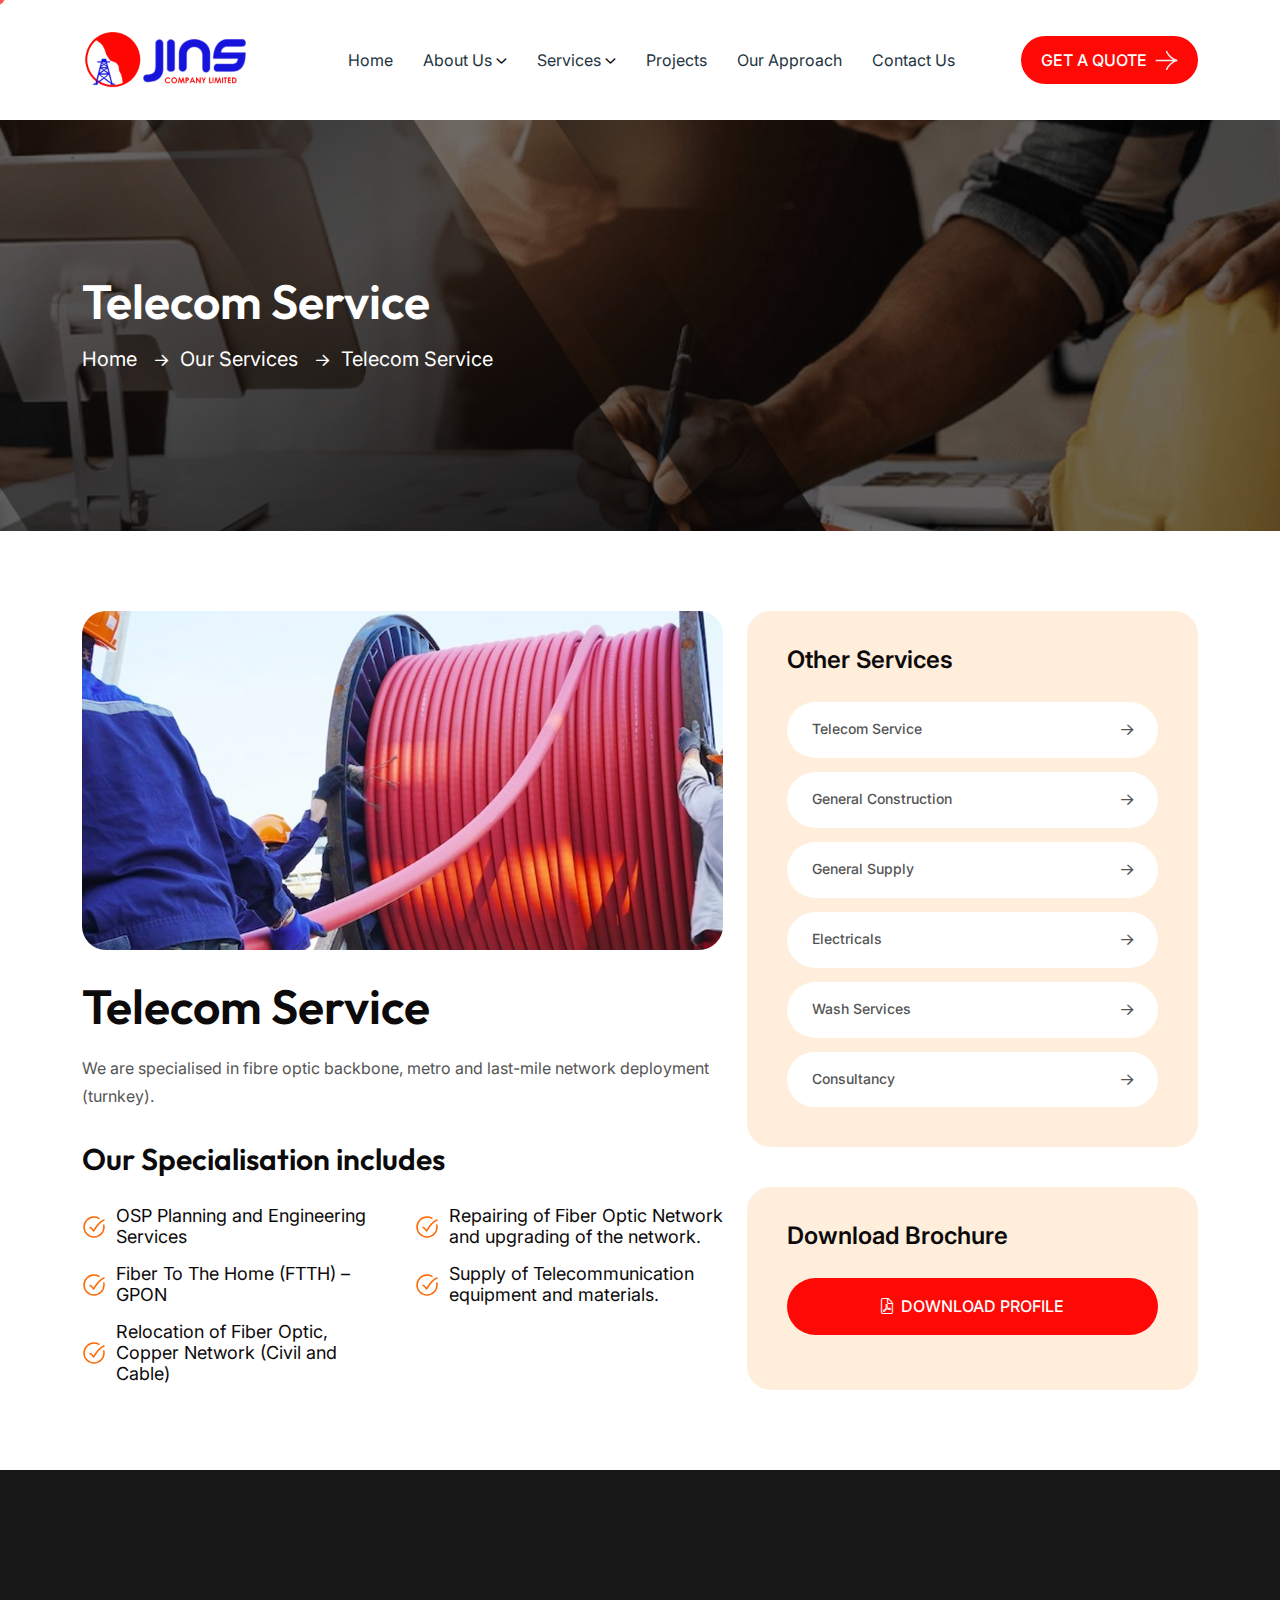
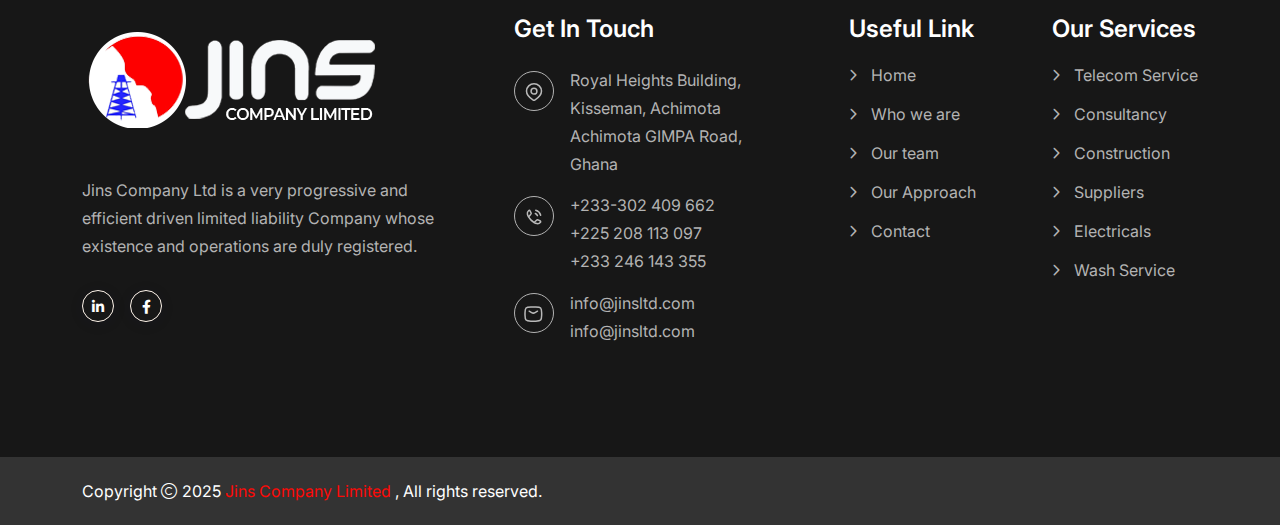
<file: telecom-service.html>
<!doctype html>
<html class="no-js" lang="zxx" dir="ltr">
   
       <head>
        <meta charset="utf-8">
        <meta http-equiv="x-ua-compatible" content="ie=edge">
        <title>Jins Company Limited</title>
        <meta name="author" content="Jins Ltd">
        <meta name="description" content="Jins Company Limited">
        <meta name="keywords" content="Jins Company Limited">
        <meta name="robots" content="INDEX,FOLLOW">
        <meta name="viewport" content="width=device-width,initial-scale=1,shrink-to-fit=no">
        <link rel="apple-touch-icon" sizes="57x57" href="assets/img/favicons/apple-icon-57x57.png">
        <link rel="apple-touch-icon" sizes="60x60" href="assets/img/favicons/apple-icon-60x60.png">
        <link rel="apple-touch-icon" sizes="72x72" href="assets/img/favicons/apple-icon-72x72.png">
        <link rel="apple-touch-icon" sizes="76x76" href="assets/img/favicons/apple-icon-76x76.png">
        <link rel="apple-touch-icon" sizes="114x114" href="assets/img/favicons/apple-icon-114x114.png">
        <link rel="apple-touch-icon" sizes="120x120" href="assets/img/favicons/apple-icon-120x120.png">
        <link rel="apple-touch-icon" sizes="144x144" href="assets/img/favicons/apple-icon-144x144.png">
        <link rel="apple-touch-icon" sizes="152x152" href="assets/img/favicons/apple-icon-152x152.png">
        <link rel="apple-touch-icon" sizes="180x180" href="assets/img/favicons/apple-icon-180x180.png">
        <link
            rel="icon"
            type="image/png"
            sizes="192x192"
            href="assets/img/logo.png"
        >
        <link
            rel="icon"
            type="image/png"
            sizes="32x32"
             href="assets/img/logo.png"
        >
        <link
            rel="icon"
            type="image/png"
            sizes="96x96"
            href="assets/img/logo.png"
        >
        <link
            rel="icon"
            type="image/png"
            sizes="16x16"
            href="assets/img/logo.png"
        >
        <!-- <link rel="manifest" href="assets/img/favicons/manifest.json"> -->
        <meta name="msapplication-TileColor" content="#ffffff">
        <meta name="msapplication-TileImage" content="assets/img/favicons/ms-icon-144x144.png">
        <meta name="theme-color" content="#ffffff">
        <link rel="preconnect" href="https://fonts.googleapis.com/">
        <link rel="preconnect" href="https://fonts.gstatic.com/" crossorigin>
        <link href="https://fonts.googleapis.com/css2?family=Inter:wght@100..900&amp;family=Outfit:wght@100..900&amp;display=swap" rel="stylesheet">
        <link rel="stylesheet" href="assets/css/bootstrap.min.css">
        <link rel="stylesheet" href="assets/css/fontawesome.min.css">
        <link rel="stylesheet" href="assets/css/app.min.css">
        <link rel="stylesheet" href="assets/css/style.css">
    </head>
    <body class="">
        <div class="cursor-follower"></div>
        
        <div class="preloader">
          
            <div class="preloader-inner">
                <div class="mb-4">
                    <img src="assets/img/logo.png" alt="img">
                </div>
                <span class="loader">
                    Jins Ltd
                    <span class="loading-text">Jins Ltd</span>
                </span>
            </div>
        </div>
        <div class="th-menu-wrapper onepage-nav">
            <div class="th-menu-area text-center">
                <button class="th-menu-toggle">
                    <i class="fal fa-times"></i>
                </button>
                <div class="mobile-logo">
                    <a href="index.html">
                        <img src="assets/img/footer_logo.png" alt="Jins Ltd">
                    </a>
                </div>
                <div class="th-mobile-menu allow-natural-scroll">
                    <ul>
                        <li>
                            <a href="index.html">Home</a>
                        </li>
                        <li class="menu-item-has-children">
                            <a href="">About Us</a>
                            <ul class="sub-menu">
                                <li>
                                    <a href="/about.html">Who We Are</a>
                                </li>
                                <li>
                                    <a href="/team.html">Our Team</a>
                                </li>
                            </ul>
                        </li>
                        <li class="menu-item-has-children">
                            <a href="service.html">Services</a>
                            <ul class="sub-menu">
                                <li>
                                    <a href="/telecom-service.html">Telecoms</a>
                                </li>
                                <li>
                                    <a href="/general-construction.html">General Construction</a>
                                </li>
                                <li>
                                    <a href="/general-supplies.html">General Supply</a>
                                </li>
                                <li>
                                    <a href="/electricals.html"> Electricals</a>
                                </li>
                                <li>
                                    <a href="/wash-services.html">Wash Services</a>
                                </li>
                                <li>
                                    <a href="/consultancy.html">Consultancy</a>
                                </li>
                            </ul>
                        </li>
                       
                        <li>
                            <a href="project.html">Projects</a>
                        </li>
                        <li>
                            <a href="our-approach.html">Our Approach</a>
                        </li>
                        <li>
                            <a href="contact.html">Contact Us</a>
                        </li>
                    </ul>
                </div>
            </div>
        </div>
        <header class="th-header header-default">
            <div class="sticky-wrapper">
                <div class="container">
                    <div class="menu-area">
                        <div class="row align-items-center justify-content-between">
                            <div class="col-auto">
                                <div class="header-logo">
                                    <a href="index.html">
                                        <img src="/assets/img/logo.png" alt="Jins Ltd">
                                    </a>
                                </div>
                            </div>
                            <div class="col-auto">
                                <nav class="main-menu d-none d-lg-inline-block">
                                    <ul>
                                        <li>
                                            <a href="index.html">Home</a>
                                        </li>
                                        <li class="menu-item-has-children">
                                            <a href="">About Us</a>
                                            <ul class="sub-menu">
                                                <li>
                                                    <a href="/about.html">Who We Are</a>
                                                </li>
                                                <li>
                                                    <a href="/team.html">Our Team</a>
                                                </li>
                                            </ul>
                                        </li>
                                        <li class="menu-item-has-children">
                                            <a href="service.html">Services</a>
                                            <ul class="sub-menu">
                                                <li>
                                                    <a href="/telecom-service.html">Telecoms</a>
                                                </li>
                                                <li>
                                                    <a href="/general-construction.html">General Construction</a>
                                                </li>
                                                <li>
                                                    <a href="/general-supplies.html">General Supply</a>
                                                </li>
                                                <li>
                                                    <a href="/electricals.html"> Electricals</a>
                                                </li>
                                                <li>
                                                    <a href="/wash-services.html">Wash Services</a>
                                                </li>
                                                <li>
                                                    <a href="/consultancy.html">Consultancy</a>
                                                </li>
                                            </ul>
                                        </li>
                                    <li>
                                 <a href="project.html">Projects</a>
                                 </li>
                                        <li>
                                            <a href="our-approach.html">Our Approach</a>
                                        </li>
                                        <li>
                                            <a href="contact.html">Contact Us</a>
                                        </li>
                                    </ul>
                                </nav>
                                <div class="header-button d-flex d-lg-none">
                                    <button type="button" class="th-menu-toggle sidebar-btn">
                                        <span class="line"></span>
                                        <span class="line"></span>
                                        <span class="line"></span>
                                    </button>
                                </div>
                            </div>
                            <div class="col-auto d-none d-xl-block">
                                <div class="header-button">
                                    <a href="contact.html" class="th-btn style4 th-btn-icon">GET A QUOTE</a>
                                </div>
                            </div>
                        </div>
                    </div>
                </div>
            </div>
        </header>
        <div class="breadcumb-wrapper" data-bg-src="assets/img/bg/breadcumb-bg.jpg">
            <div class="breadcumb-overlay" data-bg-src="assets/img/bg/breadcumb-bg-overlay.png"></div>
            <div class="container">
                <div class="row">
                    <div class="col-12">
                        <div class="breadcumb-content">
                            <h1 class="breadcumb-title">Telecom Service</h1>
                            <ul class="breadcumb-menu">
                                <li>
                                    <a href="index.html">Home</a>
                                </li>
                                <li>
                                    <a href="service.html">Our Services</a>
                                </li>
                                <li>Telecom Service</li>
                            </ul>
                        </div>
                    </div>
                </div>
            </div>
        </div>
        <section class="space-top space-extra2-bottom">
            <div class="container">
                <div class="row gx-40">
                    <div class="col-xxl-8 col-lg-7">
                        <div class="page-single mb-40">
                            <div class="page-img mb-25">
                                <img src="assets/img/pages_banner/telecom_service.jpg" alt="Service Image">
                            </div>
                            <div class="page-content">
                                <h2 class="page-title fw-semibold">Telecom Service</h2>
                                <p class="mb-30">We are specialised in fibre optic backbone, metro and last-mile network deployment (turnkey).</p>
                                <h4 class="fw-semibold mb-25">Our Specialisation includes</h4>
                                <div class="row gy-3">
                                    <div class="col-xl-6">
                                        <div class="checklist style5">
                                            <ul>
                                                <li>OSP Planning and Engineering Services</li>
                                                <li>Fiber To The Home (FTTH) – GPON</li>
                                                <li>Relocation of Fiber Optic, Copper Network (Civil and Cable)</li>
                                            </ul>
                                        </div>
                                    </div>
                                    <div class="col-xl-6">
                                        <div class="checklist style5">
                                            <ul>
                                                <li>Repairing of Fiber Optic Network and upgrading of the network.</li>
                                                <li>Supply of Telecommunication equipment and materials.</li>
                                            </ul>
                                        </div>
                                    </div>
                                </div>
                            </div>
                        </div>
                    </div>
                    <div class="col-xxl-4 col-lg-5">
                        <aside class="sidebar-area">
                            <div class="widget widget_categories">
                                <h3 class="widget_title">Other Services</h3>
                                <ul>
                                    <li>
                                        <a href="/telecom-service.html">
                                            Telecom Service
                                            <span>
                                                <i class="far fa-arrow-right"></i>
                                            </span>
                                        </a>
                                    </li>
                                    <li>
                                        <a href="/general-construction.html">
                                            General Construction
                                            <span>
                                                <i class="far fa-arrow-right"></i>
                                            </span>
                                        </a>
                                    </li>
                                    <li>
                                        <a href="/general-supplies.html">
                                            General Supply
                                            <span>
                                                <i class="far fa-arrow-right"></i>
                                            </span>
                                        </a>
                                    </li>
                                    <li>
                                        <a href="/electricals.html">
                                            Electricals
                                            <span>
                                                <i class="far fa-arrow-right"></i>
                                            </span>
                                        </a>
                                    </li>
                                    <li>
                                        <a href="/wash-services.html">
                                            Wash Services
                                            <span>
                                                <i class="far fa-arrow-right"></i>
                                            </span>
                                        </a>
                                    </li>
                                    <li>
                                        <a href="/consultancy.html">
                                            Consultancy
                                            <span>
                                                <i class="far fa-arrow-right"></i>
                                            </span>
                                        </a>
                                    </li>
                                </ul>
                            </div>
                            <div class="widget widget_download">
                                <h4 class="widget_title">Download Brochure</h4>
                                <div class="download-widget-wrap">
                                    <a href="/assets/jins_profile.pdf" class="th-btn">
                                        <i class="fal fa-file-pdf"></i>
                                        DOWNLOAD PROFILE
                                    </a>
                                </div>
                            </div>
                        </aside>
                    </div>
                </div>
            </div>
        </section>
         <footer class="footer-wrapper footer-default bg-black2">
            <div class="container">
                <div class="footer-wrap" style="padding-top: 30px;">
                    <div class="widget-area">
                        <div class="row justify-content-between">
                            <div class="col-md-6 col-xl-4">
                                <div class="widget footer-widget">
                                    <div class="th-widget-about">
                                        <div class="about-logo">
                                            <a href="index.html">
                                               <img src="assets/img/footer_logo.png" alt="Jinsltd">
                                            </a>
                                        </div>
                                        <p class="about-text">
                                            Jins Company Ltd is a very progressive and efficient driven
                                      limited liability Company  whose existence and operations are duly registered.
                                        </p>
                                        <div class="th-social style5">
                                            <a href="https://www.linkedin.com/">
                                                <i class="fab fa-linkedin-in"></i>
                                            </a>
                                            <a href="https://www.linkedin.com/">
                                                <i class="fab fa-facebook-f"></i>
                                            </a>
                                        </div>
                                    </div>
                                </div>
                            </div>
                            <div class="col-md-6 col-xl-auto">
                                <div class="widget footer-widget">
                                    <h3 class="widget_title">Get In Touch</h3>
                                    <div class="th-widget-contact">
                                        <div class="info-box_text">
                                            <div class="icon">
                                                <img src="assets/img/icon/location-dot.svg" alt="img">
                                            </div>
                                            <div class="details">
                                                <p>Royal Heights Building, Kisseman, Achimota</p>
                                                <p>Achimota GIMPA Road, Ghana</p>
                                            </div>
                                        </div>
                                        <div class="info-box_text">
                                            <div class="icon">
                                                <img src="assets/img/icon/phone.svg" alt="img">
                                            </div>
                                            <div class="details">
                                                <p>
                                                    <a href="tel:+0123456789" class="info-box_link">+233-302 409 662</a>
                                                </p>
                                                <p>
                                                    <a href="tel:+09876543210" class="info-box_link">+225 208 113 097</a>
                                                </p>
                                                <p>
                                                    <a href="tel:+09876543210" class="info-box_link">+233 246 143 355</a>
                                                </p>
                                            </div>
                                        </div>
                                        <div class="info-box_text">
                                            <div class="icon">
                                                <img src="assets/img/icon/envelope.svg" alt="img">
                                            </div>
                                            <div class="details">
                                                <p>
                                                    <a href="mailto:info@jinsltd.com" class="info-box_link">
                                                        info@jinsltd.com
                                                    </a>
                                                </p>
                                                <p>
                                                    <a href="mailto:info@jinsltd.com" class="info-box_link">
                                                        info@jinsltd.com
                                                    </a>
                                                </p>
                                            </div>
                                        </div>
                                    </div>
                                </div>
                            </div>
                            <div class="col-md-6 col-xl-auto">
                                <div class="widget widget_nav_menu footer-widget">
                                    <h3 class="widget_title">Useful Link</h3>
                                    <div class="menu-all-pages-container">
                                        <ul class="menu">
                                            <li>
                                                <a href="index.html">Home</a>
                                            </li>
                                            <li>
                                                <a href="about.html">Who we are</a>
                                            </li>
                                            <li>
                                                <a href="team.html">Our team</a>
                                            </li>
                                            <li>
                                                <a href="our-approach.html">Our Approach</a>
                                            </li>
                                            <li>
                                                <a href="contact.html">Contact</a>
                                            </li>
                                        </ul>
                                    </div>
                                </div>
                            </div>
                            <div class="col-md-6 col-xl-auto">
                                <div class="widget widget_nav_menu footer-widget">
                                    <h3 class="widget_title">Our Services</h3>
                                    <div class="menu-all-pages-container">
                                        <ul class="menu">
                                            <li>
                                                <a href="telecom-service.html">Telecom Service</a>
                                            </li>
                                            <li>
                                                <a href="consultancy.html">Consultancy</a>
                                            </li>
                                            <li>
                                                <a href="general-construction.html">Construction</a>
                                            </li>
                                            <li>
                                                <a href="general-supplies.html">Suppliers</a>
                                            </li>
                                            <li>
                                                <a href="electricals.html">Electricals</a>
                                            </li>
                                            <li>
                                                <a href="wash-services.html">Wash Service</a>
                                            </li>
                                        </ul>
                                    </div>
                                </div>
                            </div>
                        </div>
                    </div>
                </div>
            </div>
            <div class="copyright-wrap bg-gray">
                <div class="container">
                    <div class="row gy-2 align-items-center">
                        <div class="col-lg-6">
                            <p class="copyright-text text-white">
                                Copyright
                                <i class="fal fa-copyright"></i>
                                2025
                                <a href="index.html">Jins Company Limited</a>
                                , All rights reserved.
                            </p>
                        </div>
                        <!-- <div class="col-lg-6 text-center text-lg-end">
                            <div class="footer-links">
                                <ul>
                                    <li>
                                        <a href="contact.html">Terms of service</a>
                                    </li>
                                    <li>
                                        <a href="contact.html">Privacy policy</a>
                                    </li>
                                    <li>
                                        <a href="contact.html">Cookies</a>
                                    </li>
                                </ul>
                            </div>
                        </div> -->
                    </div>
                </div>
            </div>
        </footer>
        <div class="scroll-top">
            <svg
                class="progress-circle svg-content"
                width="100%"
                height="100%"
                viewBox="-1 -1 102 102"
            >
                <path d="M50,1 a49,49 0 0,1 0,98 a49,49 0 0,1 0,-98" style="transition: stroke-dashoffset 10ms linear 0s; stroke-dasharray: 307.919, 307.919; stroke-dashoffset: 307.919;"></path>
            </svg>
        </div>
        <script src="assets/js/vendor/jquery-3.7.1.min.js"></script>
        <script src="assets/js/app.min.js"></script>
        <script src="assets/js/main.js"></script>
    </body>

    </html>
</file>
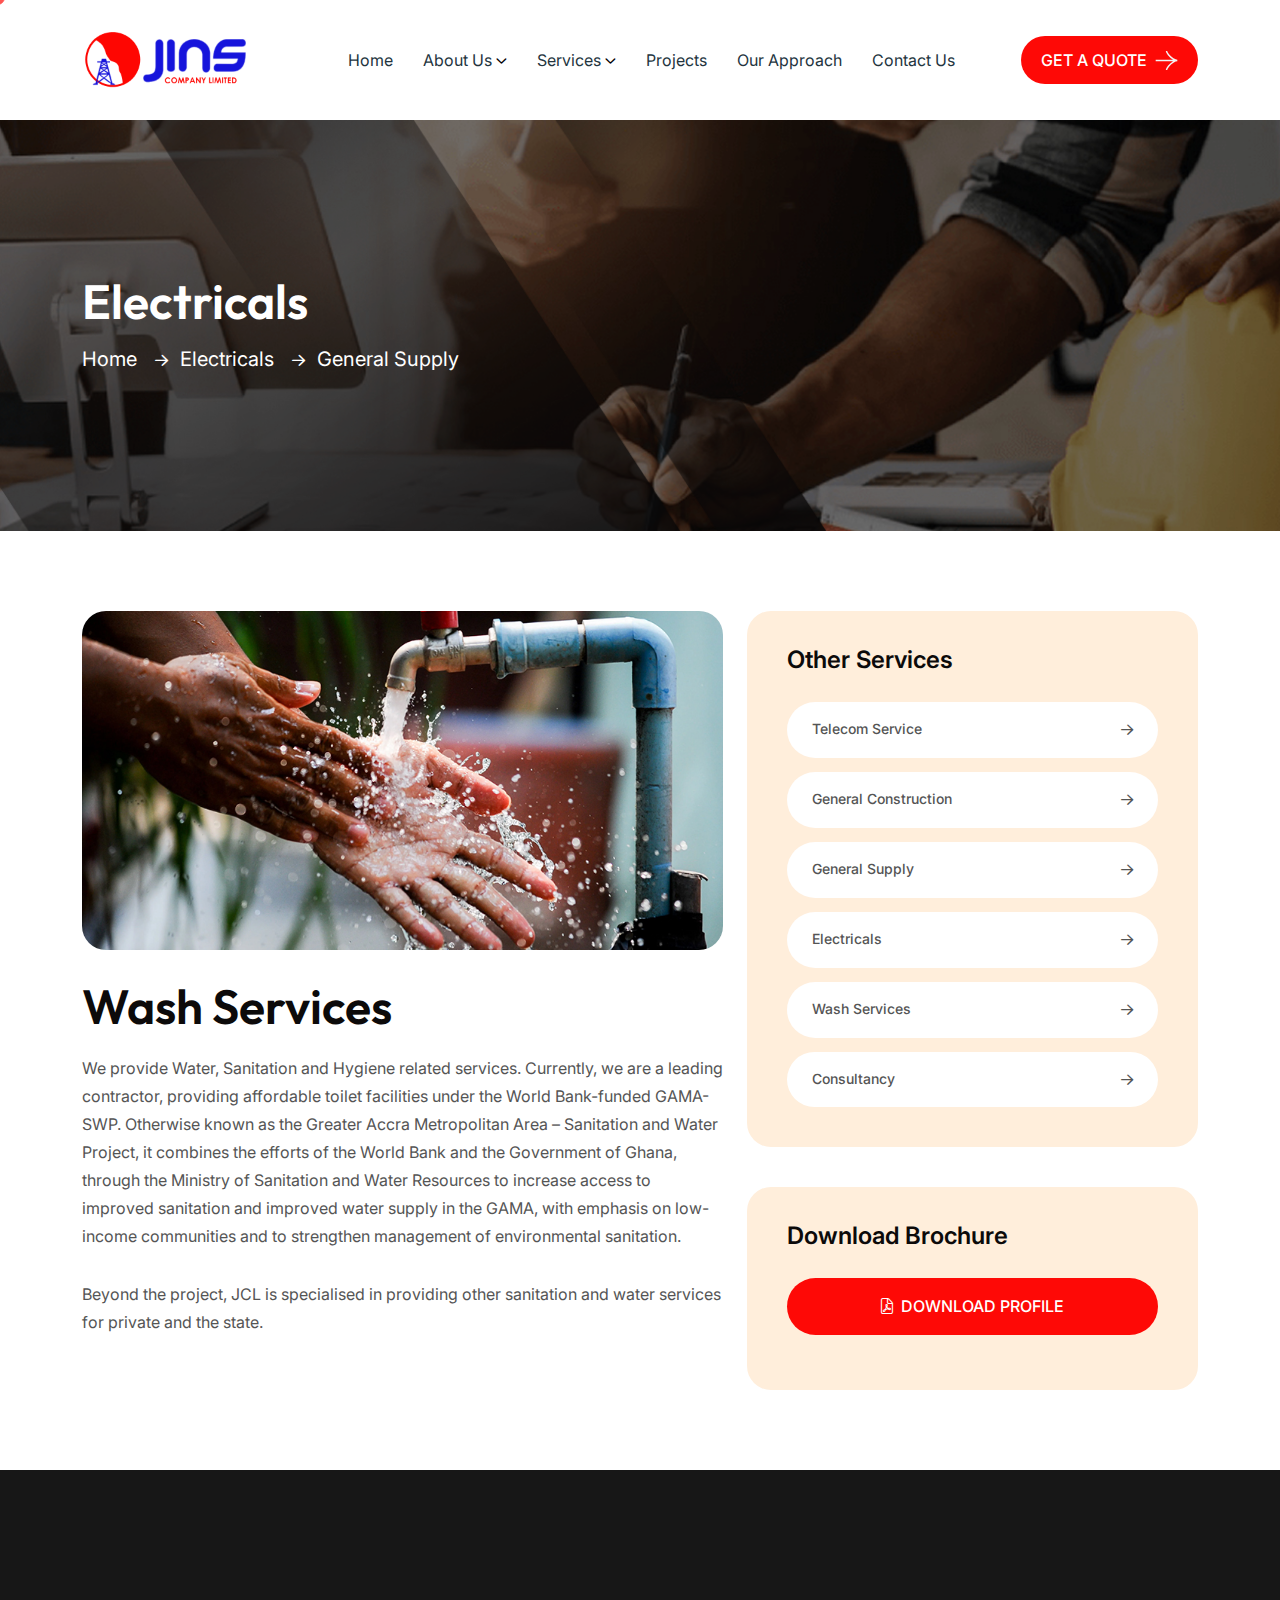
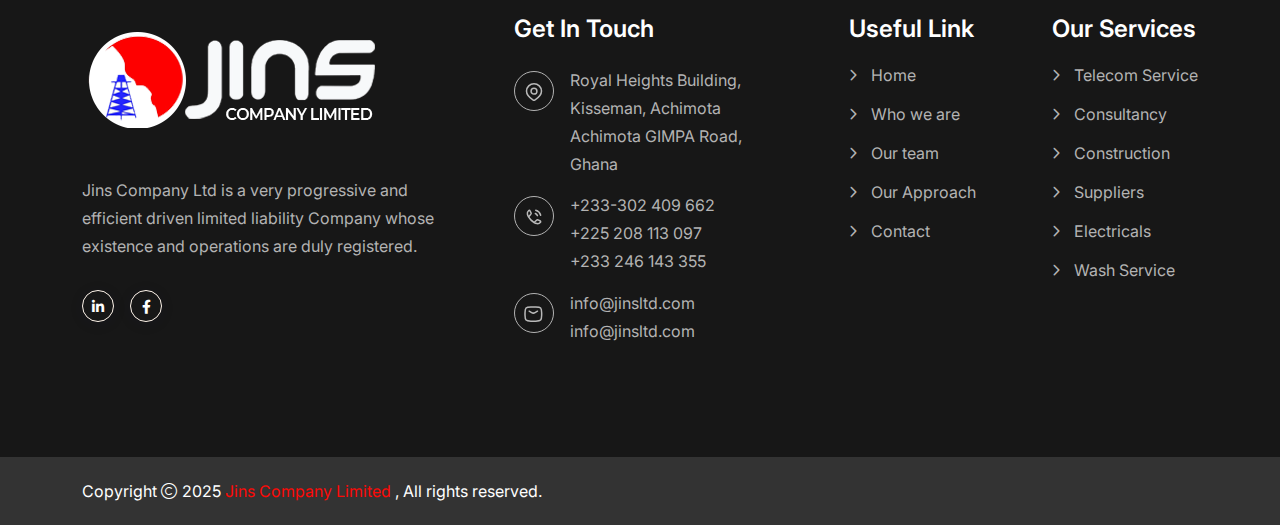
<file: wash-services.html>
<!doctype html>
<html class="no-js" lang="zxx" dir="ltr">
   
      <head>
        <meta charset="utf-8">
        <meta http-equiv="x-ua-compatible" content="ie=edge">
        <title>Jins Company Limited</title>
        <meta name="author" content="Jins Ltd">
        <meta name="description" content="Jins Company Limited">
        <meta name="keywords" content="Jins Company Limited">
        <meta name="robots" content="INDEX,FOLLOW">
        <meta name="viewport" content="width=device-width,initial-scale=1,shrink-to-fit=no">
        <link rel="apple-touch-icon" sizes="57x57" href="assets/img/favicons/apple-icon-57x57.png">
        <link rel="apple-touch-icon" sizes="60x60" href="assets/img/favicons/apple-icon-60x60.png">
        <link rel="apple-touch-icon" sizes="72x72" href="assets/img/favicons/apple-icon-72x72.png">
        <link rel="apple-touch-icon" sizes="76x76" href="assets/img/favicons/apple-icon-76x76.png">
        <link rel="apple-touch-icon" sizes="114x114" href="assets/img/favicons/apple-icon-114x114.png">
        <link rel="apple-touch-icon" sizes="120x120" href="assets/img/favicons/apple-icon-120x120.png">
        <link rel="apple-touch-icon" sizes="144x144" href="assets/img/favicons/apple-icon-144x144.png">
        <link rel="apple-touch-icon" sizes="152x152" href="assets/img/favicons/apple-icon-152x152.png">
        <link rel="apple-touch-icon" sizes="180x180" href="assets/img/favicons/apple-icon-180x180.png">
        <link
            rel="icon"
            type="image/png"
            sizes="192x192"
            href="assets/img/logo.png"
        >
        <link
            rel="icon"
            type="image/png"
            sizes="32x32"
             href="assets/img/logo.png"
        >
        <link
            rel="icon"
            type="image/png"
            sizes="96x96"
            href="assets/img/logo.png"
        >
        <link
            rel="icon"
            type="image/png"
            sizes="16x16"
            href="assets/img/logo.png"
        >
        <!-- <link rel="manifest" href="assets/img/favicons/manifest.json"> -->
        <meta name="msapplication-TileColor" content="#ffffff">
        <meta name="msapplication-TileImage" content="assets/img/favicons/ms-icon-144x144.png">
        <meta name="theme-color" content="#ffffff">
        <link rel="preconnect" href="https://fonts.googleapis.com/">
        <link rel="preconnect" href="https://fonts.gstatic.com/" crossorigin>
        <link href="https://fonts.googleapis.com/css2?family=Inter:wght@100..900&amp;family=Outfit:wght@100..900&amp;display=swap" rel="stylesheet">
        <link rel="stylesheet" href="assets/css/bootstrap.min.css">
        <link rel="stylesheet" href="assets/css/fontawesome.min.css">
        <link rel="stylesheet" href="assets/css/app.min.css">
        <link rel="stylesheet" href="assets/css/style.css">
    </head>
    <body class="">
        <div class="cursor-follower"></div>
        <div class="slider-drag-cursor">
            <!-- <i class="fas fa-angle-left me-2"></i> DRAG -->
            <i class="fas fa-angle-right ms-2"></i>
        </div>
        <div class="preloader">
          
            <div class="preloader-inner">
                <div class="mb-4">
                    <img src="assets/img/logo.png" alt="img">
                </div>
               
            </div>
        </div>
       
        <header class="th-header header-default">
            <div class="sticky-wrapper">
                <div class="container">
                    <div class="menu-area">
                        <div class="row align-items-center justify-content-between">
                            <div class="col-auto">
                                <div class="header-logo">
                                    <a href="index.html">
                                        <img src="/assets/img/logo.png" alt="Jins Ltd">
                                    </a>
                                </div>
                            </div>
                            <div class="col-auto">
                                <nav class="main-menu d-none d-lg-inline-block">
                                    <ul>
                                        <li>
                                            <a href="index.html">Home</a>
                                        </li>
                                        <li class="menu-item-has-children">
                                            <a href="">About Us</a>
                                            <ul class="sub-menu">
                                                <li>
                                                    <a href="/about.html">Who We Are</a>
                                                </li>
                                                <li>
                                                    <a href="/team.html">Our Team</a>
                                                </li>
                                            </ul>
                                        </li>
                                        <li class="menu-item-has-children">
                                            <a href="service.html">Services</a>
                                            <ul class="sub-menu">
                                                <li>
                                                    <a href="/telecom-service.html">Telecoms</a>
                                                </li>
                                                <li>
                                                    <a href="/general-construction.html">General Construction</a>
                                                </li>
                                                <li>
                                                    <a href="/general-supplies.html">General Supply</a>
                                                </li>
                                                <li>
                                                    <a href="/electricals.html"> Electricals</a>
                                                </li>
                                                <li>
                                                    <a href="/wash-services.html">Wash Services</a>
                                                </li>
                                                <li>
                                                    <a href="/consultancy.html">Consultancy</a>
                                                </li>
                                            </ul>
                                        </li>
                                       <li>
                                            <a href="project.html">Projects</a>
                                        </li>
                                        <li>
                                            <a href="our-approach.html">Our Approach</a>
                                        </li>
                                        <li>
                                            <a href="contact.html">Contact Us</a>
                                        </li>
                                    </ul>
                                </nav>
                                <div class="header-button d-flex d-lg-none">
                                    <button type="button" class="th-menu-toggle sidebar-btn">
                                        <span class="line"></span>
                                        <span class="line"></span>
                                        <span class="line"></span>
                                    </button>
                                </div>
                            </div>
                            <div class="col-auto d-none d-xl-block">
                                <div class="header-button">
                                    <a href="contact.html" class="th-btn style4 th-btn-icon">GET A QUOTE</a>
                                </div>
                            </div>
                        </div>
                    </div>
                </div>
            </div>
        </header>
        <div class="breadcumb-wrapper" data-bg-src="assets/img/bg/breadcumb-bg.jpg">
            <div class="breadcumb-overlay" data-bg-src="assets/img/bg/breadcumb-bg-overlay.png"></div>
            <div class="container">
                <div class="row">
                    <div class="col-12">
                        <div class="breadcumb-content">
                            <h1 class="breadcumb-title">Electricals </h1>
                            <ul class="breadcumb-menu">
                                <li>
                                    <a href="index.html">Home</a>
                                </li>
                                <li>
                                    <a href="service.html">Electricals</a>
                                </li>
                                <li>General Supply</li>
                            </ul>
                        </div>
                    </div>
                </div>
            </div>
        </div>
        <section class="space-top space-extra2-bottom">
            <div class="container">
                <div class="row gx-40">
                    <div class="col-xxl-8 col-lg-7">
                        <div class="page-single mb-40">

                            <div class="page-img mb-25">
                                 <img src="assets/img/pages_banner/wash_service.jpg" alt="Service Image">
                             
                            </div>
                            <div class="page-content">
                                <h2 class="page-title fw-semibold">Wash Services</h2>
                                <p class="mb-30">
                                    
                             We provide Water, Sanitation and Hygiene related services. Currently, we are a leading contractor, providing affordable toilet facilities under the World Bank-funded GAMA-SWP. Otherwise known as the Greater Accra Metropolitan Area – Sanitation and Water Project, it combines the efforts of the World Bank and the Government of Ghana, through the Ministry of Sanitation and Water Resources to increase access to improved sanitation and improved water supply in the GAMA, with emphasis on low-income communities and to strengthen management of environmental sanitation.
                                </p>
                           
                                <p>
                               Beyond the project, JCL is specialised in providing other sanitation and water services for private and the state. 
                                </p>
                                
                            </div>
                        </div>
                    </div>
                    <div class="col-xxl-4 col-lg-5">
                         <aside class="sidebar-area">
                          
                            <div class="widget widget_categories">
                                <h3 class="widget_title">Other Services</h3>
                                <ul>
                                    <li>
                                        <a href="/telecom-service.html">Telecom Service
                                            <span>
                                                <i class="far fa-arrow-right"></i>
                                            </span>
                                        </a>
                                    </li>
                                    <li>
                                        <a href="/general-construction.html">General Construction
                                            <span>
                                                <i class="far fa-arrow-right"></i>
                                            </span>
                                        </a>
                                    </li>
                                    <li>
                                        <a href="/general-supplies.html">General Supply
                                            <span>
                                                <i class="far fa-arrow-right"></i>
                                            </span>
                                        </a>
                                    </li>
                                    <li>
                                        <a href="/electricals.html"> Electricals
                                            <span>
                                                <i class="far fa-arrow-right"></i>
                                            </span>
                                        </a>
                                    </li>
                                    <li>
                                        <a href="/wash-services.html">Wash Services
                                            <span>
                                                <i class="far fa-arrow-right"></i>
                                            </span>
                                        </a>
                                    </li>
                                    <li>
                                        <a href="/consultancy.html">Consultancy
                                            <span>
                                                <i class="far fa-arrow-right"></i>
                                            </span>
                                        </a>
                                    </li>
                                </ul>
                            </div>
                            <div class="widget widget_download">
                                <h4 class="widget_title">Download Brochure</h4>
                                <div class="download-widget-wrap">
                                    <a href="/assets/jins_profile.pdf" class="th-btn">
                                        <i class="fal fa-file-pdf"></i>DOWNLOAD PROFILE
                                    </a>
                                  
                                </div>
                            </div>
                          
                        </aside>
                    </div>
                </div>
            </div>
        </section>
        <footer class="footer-wrapper footer-default bg-black2">
            <div class="container">
                <div class="footer-wrap" style="padding-top: 30px;">
                    <div class="widget-area">
                        <div class="row justify-content-between">
                            <div class="col-md-6 col-xl-4">
                                <div class="widget footer-widget">
                                    <div class="th-widget-about">
                                        <div class="about-logo">
                                            <a href="index.html">
                                                <img src="assets/img/footer_logo.png" alt="Jinsltd">
                                            </a>
                                        </div>
                                        <p class="about-text">
                                            Jins Company Ltd is a very progressive and efficient driven
                                      limited liability Company  whose existence and operations are duly registered.
                                        </p>
                                        <div class="th-social style5">
                                            <a href="https://www.linkedin.com/">
                                                <i class="fab fa-linkedin-in"></i>
                                            </a>
                                            <a href="https://www.linkedin.com/">
                                                <i class="fab fa-facebook-f"></i>
                                            </a>
                                        </div>
                                    </div>
                                </div>
                            </div>
                            <div class="col-md-6 col-xl-auto">
                                <div class="widget footer-widget">
                                    <h3 class="widget_title">Get In Touch</h3>
                                    <div class="th-widget-contact">
                                        <div class="info-box_text">
                                            <div class="icon">
                                                <img src="assets/img/icon/location-dot.svg" alt="img">
                                            </div>
                                            <div class="details">
                                                <p>Royal Heights Building, Kisseman, Achimota</p>
                                                <p>Achimota GIMPA Road, Ghana</p>
                                            </div>
                                        </div>
                                        <div class="info-box_text">
                                            <div class="icon">
                                                <img src="assets/img/icon/phone.svg" alt="img">
                                            </div>
                                            <div class="details">
                                                <p>
                                                    <a href="tel:+0123456789" class="info-box_link">+233-302 409 662</a>
                                                </p>
                                                <p>
                                                    <a href="tel:+09876543210" class="info-box_link">+225 208 113 097</a>
                                                </p>
                                                <p>
                                                    <a href="tel:+09876543210" class="info-box_link">+233 246 143 355</a>
                                                </p>
                                            </div>
                                        </div>
                                        <div class="info-box_text">
                                            <div class="icon">
                                                <img src="assets/img/icon/envelope.svg" alt="img">
                                            </div>
                                            <div class="details">
                                                <p>
                                                    <a href="mailto:info@jinsltd.com" class="info-box_link">
                                                        info@jinsltd.com
                                                    </a>
                                                </p>
                                                <p>
                                                    <a href="mailto:info@jinsltd.com" class="info-box_link">
                                                        info@jinsltd.com
                                                    </a>
                                                </p>
                                            </div>
                                        </div>
                                    </div>
                                </div>
                            </div>
                            <div class="col-md-6 col-xl-auto">
                                <div class="widget widget_nav_menu footer-widget">
                                    <h3 class="widget_title">Useful Link</h3>
                                    <div class="menu-all-pages-container">
                                        <ul class="menu">
                                            <li>
                                                <a href="index.html">Home</a>
                                            </li>
                                            <li>
                                                <a href="about.html">Who we are</a>
                                            </li>
                                            <li>
                                                <a href="team.html">Our team</a>
                                            </li>
                                            <li>
                                                <a href="our-approach.html">Our Approach</a>
                                            </li>
                                            <li>
                                                <a href="contact.html">Contact</a>
                                            </li>
                                        </ul>
                                    </div>
                                </div>
                            </div>
                            <div class="col-md-6 col-xl-auto">
                                <div class="widget widget_nav_menu footer-widget">
                                    <h3 class="widget_title">Our Services</h3>
                                    <div class="menu-all-pages-container">
                                        <ul class="menu">
                                            <li>
                                                <a href="telecom-service.html">Telecom Service</a>
                                            </li>
                                            <li>
                                                <a href="consultancy.html">Consultancy</a>
                                            </li>
                                            <li>
                                                <a href="general-construction.html">Construction</a>
                                            </li>
                                            <li>
                                                <a href="general-supplies.html">Suppliers</a>
                                            </li>
                                            <li>
                                                <a href="electricals.html">Electricals</a>
                                            </li>
                                            <li>
                                                <a href="wash-services.html">Wash Service</a>
                                            </li>
                                        </ul>
                                    </div>
                                </div>
                            </div>
                        </div>
                    </div>
                </div>
            </div>
            <div class="copyright-wrap bg-gray">
                <div class="container">
                    <div class="row gy-2 align-items-center">
                        <div class="col-lg-6">
                            <p class="copyright-text text-white">
                                Copyright
                                <i class="fal fa-copyright"></i>
                                2025
                                <a href="index.html">Jins Company Limited</a>
                                , All rights reserved.
                            </p>
                        </div>
                        <!-- <div class="col-lg-6 text-center text-lg-end">
                            <div class="footer-links">
                                <ul>
                                    <li>
                                        <a href="contact.html">Terms of service</a>
                                    </li>
                                    <li>
                                        <a href="contact.html">Privacy policy</a>
                                    </li>
                                    <li>
                                        <a href="contact.html">Cookies</a>
                                    </li>
                                </ul>
                            </div>
                        </div> -->
                    </div>
                </div>
            </div>
        </footer>
        <div class="scroll-top">
            <svg
                class="progress-circle svg-content"
                width="100%"
                height="100%"
                viewBox="-1 -1 102 102"
            >
                <path d="M50,1 a49,49 0 0,1 0,98 a49,49 0 0,1 0,-98" style="transition: stroke-dashoffset 10ms linear 0s; stroke-dasharray: 307.919, 307.919; stroke-dashoffset: 307.919;"></path>
            </svg>
        </div>
        <script src="assets/js/vendor/jquery-3.7.1.min.js"></script>
        <script src="assets/js/app.min.js"></script>
        <script src="assets/js/main.js"></script>
    </body>
  
</html>
</file>
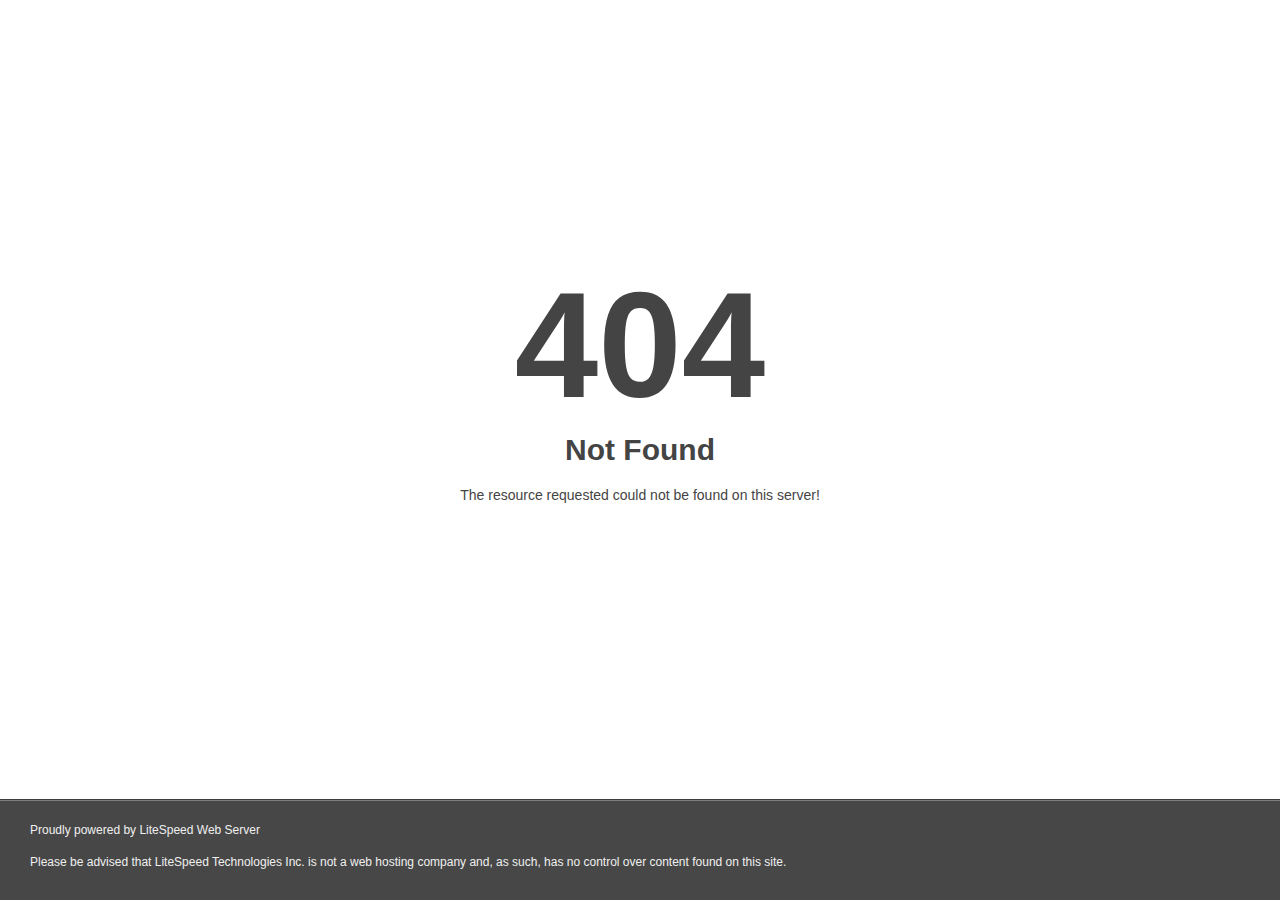
<file: assets/img/property-card1-img-mask.html>
<!DOCTYPE html>
<html style="height:100%">
<head>
<meta name="viewport" content="width=device-width, initial-scale=1, shrink-to-fit=no" />
<title> 404 Not Found
</title><style>@media (prefers-color-scheme:dark){body{background-color:#000!important}}</style></head>
<body style="color: #444; margin:0;font: normal 14px/20px Arial, Helvetica, sans-serif; height:100%; background-color: #fff;">
<div style="height:auto; min-height:100%; ">     <div style="text-align: center; width:800px; margin-left: -400px; position:absolute; top: 30%; left:50%;">
        <h1 style="margin:0; font-size:150px; line-height:150px; font-weight:bold;">404</h1>
<h2 style="margin-top:20px;font-size: 30px;">Not Found
</h2>
<p>The resource requested could not be found on this server!</p>
</div></div><div style="color:#f0f0f0; font-size:12px;margin:auto;padding:0px 30px 0px 30px;position:relative;clear:both;height:100px;margin-top:-101px;background-color:#474747;border-top: 1px solid rgba(0,0,0,0.15);box-shadow: 0 1px 0 rgba(255, 255, 255, 0.3) inset;">
<br>Proudly powered by LiteSpeed Web Server<p>Please be advised that LiteSpeed Technologies Inc. is not a web hosting company and, as such, has no control over content found on this site.</p></div></body></html>
</file>
<file: assets/css/app.min.css>
.xdsoft_datetimepicker {
    box-shadow: 0 5px 15px -5px rgba(0, 0, 0, .506);
    background: #fff;
    border-bottom: 1px solid #bbb;
    border-left: 1px solid #ccc;
    border-right: 1px solid #ccc;
    border-top: 1px solid #ccc;
    font-family: Helvetica Neue, Helvetica, Arial, sans-serif;
    padding: 8px;
    padding-left: 0;
    padding-top: 2px;
    position: absolute;
    z-index: 3;
    box-sizing: border-box;
    display: none
}

.xdsoft_datetimepicker.xdsoft_rtl {
    padding: 8px 0 8px 8px
}

.xdsoft_datetimepicker iframe {
    position: absolute;
    left: 0;
    top: 0;
    width: 75px;
    height: 210px;
    background: transparent;
    border: 0
}

.xdsoft_datetimepicker button {
    border: none
}

.xdsoft_noselect {
    -webkit-touch-callout: none;
    -webkit-user-select: none;
    -ms-user-select: none;
    -o-user-select: none;
    user-select: none
}

.xdsoft_noselect::selection {
    background: transparent
}

.xdsoft_noselect::-moz-selection {
    background: transparent
}

.xdsoft_datetimepicker.xdsoft_inline {
    display: inline-block;
    position: static;
    box-shadow: none
}

.xdsoft_datetimepicker * {
    box-sizing: border-box;
    padding: 0;
    margin: 0
}

.xdsoft_datetimepicker .xdsoft_datepicker,
.xdsoft_datetimepicker .xdsoft_timepicker {
    display: none
}

.xdsoft_datetimepicker .xdsoft_datepicker.active,
.xdsoft_datetimepicker .xdsoft_timepicker.active {
    display: block
}

.xdsoft_datetimepicker .xdsoft_datepicker {
    width: 224px;
    float: left;
    margin-left: 8px
}

.xdsoft_datetimepicker.xdsoft_rtl .xdsoft_datepicker {
    float: right;
    margin-right: 8px;
    margin-left: 0
}

.xdsoft_datetimepicker.xdsoft_showweeks .xdsoft_datepicker {
    width: 256px
}

.xdsoft_datetimepicker .xdsoft_timepicker {
    width: 58px;
    float: left;
    text-align: center;
    margin-left: 8px;
    margin-top: 0
}

.xdsoft_datetimepicker.xdsoft_rtl .xdsoft_timepicker {
    float: right;
    margin-right: 8px;
    margin-left: 0
}

.xdsoft_datetimepicker .xdsoft_datepicker.active+.xdsoft_timepicker {
    margin-top: 8px;
    margin-bottom: 3px
}

.xdsoft_datetimepicker .xdsoft_monthpicker {
    position: relative;
    text-align: center
}

.xdsoft_datetimepicker .xdsoft_label i {
    opacity: .5;
    background-position: -92px -19px;
    display: inline-block;
    width: 9px;
    height: 20px;
    vertical-align: middle
}

.xdsoft_datetimepicker .xdsoft_prev {
    float: left;
    background-position: -20px -2px
}

.xdsoft_datetimepicker .xdsoft_today_button {
    float: left;
    background-position: -70px -2px;
    margin-left: 5px
}

.xdsoft_datetimepicker .xdsoft_next {
    float: right;
    background-position: 0 -2px
}

.xdsoft_datetimepicker .xdsoft_next,
.xdsoft_datetimepicker .xdsoft_prev,
.xdsoft_datetimepicker .xdsoft_today_button {
    background-color: transparent;
    background-repeat: no-repeat;
    border: 0 none;
    cursor: pointer;
    display: block;
    height: 30px;
    opacity: .5;
    outline: medium none;
    overflow: hidden;
    padding: 0;
    position: relative;
    text-indent: 100%;
    white-space: nowrap;
    width: 20px;
    min-width: 0
}

.xdsoft_datetimepicker .xdsoft_timepicker .xdsoft_next,
.xdsoft_datetimepicker .xdsoft_timepicker .xdsoft_prev {
    float: none;
    background-position: -40px -15px;
    height: 15px;
    width: 30px;
    display: block;
    margin-left: 14px;
    margin-top: 7px
}

.xdsoft_datetimepicker.xdsoft_rtl .xdsoft_timepicker .xdsoft_next,
.xdsoft_datetimepicker.xdsoft_rtl .xdsoft_timepicker .xdsoft_prev {
    float: none;
    margin-left: 0;
    margin-right: 14px
}

.xdsoft_datetimepicker .xdsoft_timepicker .xdsoft_prev {
    background-position: -40px 0;
    margin-bottom: 7px;
    margin-top: 0
}

.xdsoft_datetimepicker .xdsoft_timepicker .xdsoft_time_box {
    height: 151px;
    overflow: hidden;
    border-bottom: 1px solid #ddd
}

.xdsoft_datetimepicker .xdsoft_timepicker .xdsoft_time_box>div>div {
    background: #fff;
    border-top: 1px solid #ddd;
    font-size: 12px;
    text-align: center;
    border-collapse: collapse;
    cursor: pointer;
    border-bottom-width: 0;
    height: 25px;
    line-height: 25px
}

.xdsoft_datetimepicker .xdsoft_timepicker .xdsoft_time_box>div>div:hover {
    background: #f6f6f6
}

.xdsoft_datetimepicker .xdsoft_timepicker .xdsoft_time_box>div>div:first-child {
    border-top-width: 0
}

.xdsoft_datetimepicker .xdsoft_next:hover,
.xdsoft_datetimepicker .xdsoft_prev:hover,
.xdsoft_datetimepicker .xdsoft_today_button:hover {
    opacity: 1
}

.xdsoft_datetimepicker .xdsoft_label {
    display: inline;
    position: relative;
    z-index: 4;
    margin: 0;
    padding: 5px 3px;
    font-size: 14px;
    line-height: 20px;
    font-weight: 700;
    float: left;
    width: 182px;
    text-align: center;
    cursor: pointer
}

.xdsoft_datetimepicker .xdsoft_label:hover>span {
    text-decoration: underline
}

.xdsoft_datetimepicker .xdsoft_label:hover i {
    opacity: 1
}

.xdsoft_datetimepicker .xdsoft_label>.xdsoft_select {
    border: 1px solid #ccc;
    position: absolute;
    right: 0;
    top: 30px;
    z-index: 2;
    display: none;
    background: #fff;
    max-height: 160px;
    overflow-y: hidden
}

.xdsoft_datetimepicker .xdsoft_label>.xdsoft_select.xdsoft_monthselect {
    right: -7px
}

.xdsoft_datetimepicker .xdsoft_label>.xdsoft_select.xdsoft_yearselect {
    right: 2px
}

.xdsoft_datetimepicker .xdsoft_label>.xdsoft_select>div>.xdsoft_option {
    padding: 4px 10px 4px 5px;
    border-bottom: 1px solid #ededed;
    text-decoration: none;
    text-align: center
}

.xdsoft_datetimepicker .xdsoft_label>.xdsoft_select>div>.xdsoft_option:hover {
    background-color: #f6f6f6
}

.xdsoft_datetimepicker .xdsoft_label>.xdsoft_select>div>.xdsoft_option.xdsoft_current {
    font-weight: 700
}

.xdsoft_datetimepicker .xdsoft_month {
    width: 100px;
    text-align: right
}

.xdsoft_datetimepicker .xdsoft_calendar {
    clear: both
}

.xdsoft_datetimepicker .xdsoft_year {
    width: 48px;
    margin-left: 5px
}

.xdsoft_datetimepicker .xdsoft_calendar table {
    border-collapse: collapse;
    width: 100%
}

.xdsoft_datetimepicker .xdsoft_calendar td>div {
    padding-right: 5px
}

.xdsoft_datetimepicker .xdsoft_calendar th {
    height: 25px
}

.xdsoft_datetimepicker .xdsoft_calendar td,
.xdsoft_datetimepicker .xdsoft_calendar th {
    width: 14.2857142%;
    background: #f5f5f5;
    border: 1px solid #ddd;
    font-size: 12px;
    text-align: right;
    vertical-align: middle;
    padding: 0;
    border-collapse: collapse;
    cursor: pointer;
    height: 25px
}

.xdsoft_datetimepicker .xdsoft_calendar td {
    background-color: #fff
}

.xdsoft_datetimepicker .xdsoft_calendar td:hover {
    background-color: #f6f6f6
}

.xdsoft_datetimepicker.xdsoft_showweeks .xdsoft_calendar td,
.xdsoft_datetimepicker.xdsoft_showweeks .xdsoft_calendar th {
    width: 12.5%
}

.xdsoft_datetimepicker .xdsoft_calendar th {
    background: #f1f1f1
}

.xdsoft_datetimepicker .xdsoft_calendar td.xdsoft_highlighted_default {
    background: #ffe9d2
}

.xdsoft_datetimepicker .xdsoft_calendar td.xdsoft_highlighted_mint {
    background: #c1ffc9
}

.xdsoft_datetimepicker .xdsoft_calendar td.xdsoft_current,
.xdsoft_datetimepicker .xdsoft_calendar td.xdsoft_default,
.xdsoft_datetimepicker .xdsoft_timepicker .xdsoft_time_box>div>div.xdsoft_current {
    font-weight: 700
}

.xdsoft_datetimepicker .xdsoft_calendar td.xdsoft_disabled,
.xdsoft_datetimepicker .xdsoft_calendar td.xdsoft_other_month,
.xdsoft_datetimepicker .xdsoft_time_box>div>div.xdsoft_disabled {
    opacity: .5;
    cursor: default
}

.xdsoft_datetimepicker .xdsoft_calendar td.xdsoft_other_month.xdsoft_disabled {
    opacity: .2
}

.xdsoft_datetimepicker .xdsoft_calendar td:hover,
.xdsoft_datetimepicker .xdsoft_timepicker .xdsoft_time_box>div>div:hover {
    box-shadow: none
}

.xdsoft_datetimepicker .xdsoft_calendar th {
    font-weight: 700;
    text-align: center;
    cursor: default
}

.xdsoft_datetimepicker .xdsoft_copyright {
    font-size: 10px;
    clear: both;
    float: none;
    margin-left: 8px
}

.xdsoft_time_box {
    position: relative;
    border: 1px solid #ccc
}

.xdsoft_scrollbar>.xdsoft_scroller {
    background: #ccc;
    height: 20px;
    border-radius: 3px
}

.xdsoft_scrollbar {
    position: absolute;
    width: 7px;
    right: 0;
    top: 0;
    bottom: 0;
    cursor: pointer
}

.xdsoft_datetimepicker.xdsoft_rtl .xdsoft_scrollbar {
    left: 0;
    right: auto
}

.xdsoft_scroller_box {
    position: relative
}

.xdsoft_datetimepicker.xdsoft_dark {
    box-shadow: 0 5px 15px -5px hsla(0, 0%, 100%, .506);
    background: #000;
    border-bottom: 1px solid #444;
    border-left: 1px solid #333;
    border-right: 1px solid #333;
    border-top: 1px solid #333
}

.xdsoft_datetimepicker.xdsoft_dark .xdsoft_timepicker .xdsoft_time_box {
    border-bottom: 1px solid #222
}

.xdsoft_datetimepicker.xdsoft_dark .xdsoft_timepicker .xdsoft_time_box>div>div {
    background: #0a0a0a;
    border-top: 1px solid #222
}

.xdsoft_datetimepicker.xdsoft_dark .xdsoft_label {
    background-color: #000
}

.xdsoft_datetimepicker.xdsoft_dark .xdsoft_label>.xdsoft_select {
    border: 1px solid #333;
    background: #000
}

.xdsoft_datetimepicker .xdsoft_select li {
    border-bottom: 1px solid #ededed
}

.xdsoft_datetimepicker .xdsoft_select li:last-child {
    border-bottom: none
}

.xdsoft_datetimepicker.xdsoft_dark .xdsoft_calendar td,
.xdsoft_datetimepicker.xdsoft_dark .xdsoft_calendar th {
    background: #0a0a0a;
    border: 1px solid #222
}

.xdsoft_datetimepicker.xdsoft_dark .xdsoft_calendar th {
    background: #0e0e0e
}

.xdsoft_datetimepicker.xdsoft_dark .xdsoft_calendar td.xdsoft_highlighted_default {
    background: #ffe9d2
}

.xdsoft_datetimepicker.xdsoft_dark .xdsoft_calendar td.xdsoft_highlighted_mint {
    background: #c1ffc9
}

.xdsoft_dark .xdsoft_time_box {
    border: 1px solid #333
}

.xdsoft_dark .xdsoft_scrollbar>.xdsoft_scroller {
    background: #333
}

.xdsoft_datetimepicker .xdsoft_save_selected {
    display: block;
    border: 1px solid #ddd;
    margin-top: 5px;
    width: 100%;
    font-size: 13px
}

.xdsoft_datetimepicker .blue-gradient-button {
    font-family: museo-sans, Book Antiqua, sans-serif;
    font-size: 12px;
    font-weight: 300;
    height: 28px;
    position: relative;
    padding: 4px 17px 4px 33px;
    border: 1px solid #d7d8da;
    background: linear-gradient(180deg, #fff, #f4f8fa 73%);
    filter: progid:DXImageTransform.Microsoft.gradient(startColorstr="#fff", endColorstr="#f4f8fa", GradientType=0)
}

.xdsoft_datetimepicker .blue-gradient-button:focus,
.xdsoft_datetimepicker .blue-gradient-button:focus span,
.xdsoft_datetimepicker .blue-gradient-button:hover,
.xdsoft_datetimepicker .blue-gradient-button:hover span {
    background: linear-gradient(180deg, #f4f8fa, #fff 73%);
    filter: progid:DXImageTransform.Microsoft.gradient(startColorstr="#f4f8fa", endColorstr="#FFF", GradientType=0)
}

.xdsoft_datetimepicker .xdsoft_label i,
.xdsoft_datetimepicker .xdsoft_next,
.xdsoft_datetimepicker .xdsoft_prev,
.xdsoft_datetimepicker .xdsoft_today_button {
    background-image: url([data-uri])
}

.mfp-bg {
    z-index: 1042;
    overflow: hidden;
    background: #0b0b0b;
    opacity: .8
}

.mfp-bg,
.mfp-wrap {
    top: 0;
    left: 0;
    width: 100%;
    height: 100%;
    position: fixed
}

.mfp-wrap {
    z-index: 1043;
    outline: none !important;
    -webkit-backface-visibility: hidden
}

.mfp-container {
    text-align: center;
    position: absolute;
    width: 100%;
    height: 100%;
    left: 0;
    top: 0;
    padding: 0 8px;
    box-sizing: border-box
}

.mfp-container:before {
    content: "";
    display: inline-block;
    height: 100%;
    vertical-align: middle
}

.mfp-align-top .mfp-container:before {
    display: none
}

.mfp-content {
    position: relative;
    display: inline-block;
    vertical-align: middle;
    margin: 0 auto;
    text-align: left;
    z-index: 1045
}

.mfp-ajax-holder .mfp-content,
.mfp-inline-holder .mfp-content {
    width: 100%;
    cursor: auto
}

.mfp-ajax-cur {
    cursor: progress
}

.mfp-zoom-out-cur,
.mfp-zoom-out-cur .mfp-image-holder .mfp-close {
    cursor: zoom-out
}

.mfp-zoom {
    cursor: pointer;
    cursor: zoom-in
}

.mfp-auto-cursor .mfp-content {
    cursor: auto
}

.mfp-arrow,
.mfp-close,
.mfp-counter,
.mfp-preloader {
    -webkit-user-select: none;
    -ms-user-select: none;
    user-select: none
}

.mfp-loading.mfp-figure {
    display: none
}

.mfp-hide {
    display: none !important
}

.mfp-preloader {
    color: #ccc;
    position: absolute;
    top: 50%;
    width: auto;
    text-align: center;
    margin-top: -.8em;
    left: 8px;
    right: 8px;
    z-index: 1044
}

.mfp-preloader a {
    color: #ccc
}

.mfp-preloader a:hover {
    color: #fff
}

.mfp-s-error .mfp-content,
.mfp-s-ready .mfp-preloader {
    display: none
}

button.mfp-arrow,
button.mfp-close {
    overflow: visible;
    cursor: pointer;
    background: transparent;
    border: 0;
    -webkit-appearance: none;
    display: block;
    outline: none;
    padding: 0;
    z-index: 1046;
    box-shadow: none;
    -ms-touch-action: manipulation;
    touch-action: manipulation
}

button::-moz-focus-inner {
    padding: 0;
    border: 0
}

.mfp-close {
    width: 44px;
    height: 44px;
    line-height: 44px;
    position: absolute;
    right: 0;
    top: 0;
    text-decoration: none;
    text-align: center;
    opacity: .65;
    padding: 0 0 18px 10px;
    color: #fff;
    font-style: normal;
    font-size: 28px;
    font-family: Arial, Baskerville, monospace
}

.mfp-close:focus,
.mfp-close:hover {
    opacity: 1
}

.mfp-close:active {
    top: 1px
}

.mfp-close-btn-in .mfp-close {
    color: #333
}

.mfp-iframe-holder .mfp-close,
.mfp-image-holder .mfp-close {
    color: #fff;
    right: -6px;
    text-align: right;
    padding-right: 6px;
    width: 100%
}

.mfp-counter {
    position: absolute;
    top: 0;
    right: 0;
    color: #ccc;
    font-size: 12px;
    line-height: 18px;
    white-space: nowrap
}

.mfp-arrow {
    position: absolute;
    opacity: .65;
    margin: 0;
    top: 50%;
    margin-top: -55px;
    padding: 0;
    width: 90px;
    height: 110px;
    -webkit-tap-highlight-color: transparent
}

.mfp-arrow:active {
    margin-top: -54px
}

.mfp-arrow:focus,
.mfp-arrow:hover {
    opacity: 1
}

.mfp-arrow:after,
.mfp-arrow:before {
    content: "";
    display: block;
    width: 0;
    height: 0;
    position: absolute;
    left: 0;
    top: 0;
    margin-top: 35px;
    margin-left: 35px;
    border: medium inset transparent
}

.mfp-arrow:after {
    border-top-width: 13px;
    border-bottom-width: 13px;
    top: 8px
}

.mfp-arrow:before {
    border-top-width: 21px;
    border-bottom-width: 21px;
    opacity: .7
}

.mfp-arrow-left {
    left: 0
}

.mfp-arrow-left:after {
    border-right: 17px solid #fff;
    margin-left: 31px
}

.mfp-arrow-left:before {
    margin-left: 25px;
    border-right: 27px solid #3f3f3f
}

.mfp-arrow-right {
    right: 0
}

.mfp-arrow-right:after {
    border-left: 17px solid #fff;
    margin-left: 39px
}

.mfp-arrow-right:before {
    border-left: 27px solid #3f3f3f
}

.mfp-iframe-holder {
    padding-top: 40px;
    padding-bottom: 40px
}

.mfp-iframe-holder .mfp-content {
    line-height: 0;
    width: 100%;
    max-width: 900px
}

.mfp-iframe-holder .mfp-close {
    top: -40px
}

.mfp-iframe-scaler {
    width: 100%;
    height: 0;
    overflow: hidden;
    padding-top: 56.25%
}

.mfp-iframe-scaler iframe {
    position: absolute;
    display: block;
    top: 0;
    left: 0;
    width: 100%;
    height: 100%;
    box-shadow: 0 0 8px rgba(0, 0, 0, .6);
    background: #000
}

img.mfp-img {
    width: auto;
    max-width: 100%;
    height: auto;
    display: block;
    box-sizing: border-box;
    padding: 40px 0;
    margin: 0 auto
}

.mfp-figure,
img.mfp-img {
    line-height: 0
}

.mfp-figure:after {
    content: "";
    position: absolute;
    left: 0;
    top: 40px;
    bottom: 40px;
    display: block;
    right: 0;
    width: auto;
    height: auto;
    z-index: -1;
    box-shadow: 0 0 8px rgba(0, 0, 0, .6);
    background: #444
}

.mfp-figure small {
    color: #bdbdbd;
    display: block;
    font-size: 12px;
    line-height: 14px
}

.mfp-figure figure {
    margin: 0
}

.mfp-bottom-bar {
    margin-top: -36px;
    position: absolute;
    top: 100%;
    left: 0;
    width: 100%;
    cursor: auto
}

.mfp-title {
    text-align: left;
    line-height: 18px;
    color: #f3f3f3;
    word-wrap: break-word;
    padding-right: 36px
}

.mfp-image-holder .mfp-content {
    max-width: 100%
}

.mfp-gallery .mfp-image-holder .mfp-figure {
    cursor: pointer
}

@media screen and (max-height:300px),
screen and (max-width:800px) and (orientation:landscape) {
    .mfp-img-mobile .mfp-image-holder {
        padding-left: 0;
        padding-right: 0
    }

    .mfp-img-mobile img.mfp-img {
        padding: 0
    }

    .mfp-img-mobile .mfp-figure:after {
        top: 0;
        bottom: 0
    }

    .mfp-img-mobile .mfp-figure small {
        display: inline;
        margin-left: 5px
    }

    .mfp-img-mobile .mfp-bottom-bar {
        background: rgba(0, 0, 0, .6);
        bottom: 0;
        margin: 0;
        top: auto;
        padding: 3px 5px;
        position: fixed;
        box-sizing: border-box
    }

    .mfp-img-mobile .mfp-bottom-bar:empty {
        padding: 0
    }

    .mfp-img-mobile .mfp-counter {
        right: 5px;
        top: 3px
    }

    .mfp-img-mobile .mfp-close {
        top: 0;
        right: 0;
        width: 35px;
        height: 35px;
        line-height: 35px;
        background: rgba(0, 0, 0, .6);
        position: fixed;
        text-align: center;
        padding: 0
    }
}

@media (max-width:900px) {
    .mfp-arrow {
        transform: scale(.75)
    }

    .mfp-arrow-left {
        transform-origin: 0
    }

    .mfp-arrow-right {
        transform-origin: 100%
    }

    .mfp-container {
        padding-left: 6px;
        padding-right: 6px
    }
}

@font-face {
    font-family: swiper-icons;
    src: url("data:application/font-woff;charset=utf-8;base64, [base64]//wADZ2x5ZgAAAywAAADMAAAD2MHtryVoZWFkAAABbAAAADAAAAA2E2+eoWhoZWEAAAGcAAAAHwAAACQC9gDzaG10eAAAAigAAAAZAAAArgJkABFsb2NhAAAC0AAAAFoAAABaFQAUGG1heHAAAAG8AAAAHwAAACAAcABAbmFtZQAAA/gAAAE5AAACXvFdBwlwb3N0AAAFNAAAAGIAAACE5s74hXjaY2BkYGAAYpf5Hu/j+W2+MnAzMYDAzaX6QjD6/4//Bxj5GA8AuRwMYGkAPywL13jaY2BkYGA88P8Agx4j+/8fQDYfA1AEBWgDAIB2BOoAeNpjYGRgYNBh4GdgYgABEMnIABJzYNADCQAACWgAsQB42mNgYfzCOIGBlYGB0YcxjYGBwR1Kf2WQZGhhYGBiYGVmgAFGBiQQkOaawtDAoMBQxXjg/wEGPcYDDA4wNUA2CCgwsAAAO4EL6gAAeNpj2M0gyAACqxgGNWBkZ2D4/wMA+xkDdgAAAHjaY2BgYGaAYBkGRgYQiAHyGMF8FgYHIM3DwMHABGQrMOgyWDLEM1T9/w8UBfEMgLzE////P/5//f/V/xv+r4eaAAeMbAxwIUYmIMHEgKYAYjUcsDAwsLKxc3BycfPw8jEQA/[base64]/uznmfPFBNODM2K7MTQ45YEAZqGP81AmGGcF3iPqOop0r1SPTaTbVkfUe4HXj97wYE+yNwWYxwWu4v1ugWHgo3S1XdZEVqWM7ET0cfnLGxWfkgR42o2PvWrDMBSFj/IHLaF0zKjRgdiVMwScNRAoWUoH78Y2icB/yIY09An6AH2Bdu/UB+yxopYshQiEvnvu0dURgDt8QeC8PDw7Fpji3fEA4z/PEJ6YOB5hKh4dj3EvXhxPqH/SKUY3rJ7srZ4FZnh1PMAtPhwP6fl2PMJMPDgeQ4rY8YT6Gzao0eAEA409DuggmTnFnOcSCiEiLMgxCiTI6Cq5DZUd3Qmp10vO0LaLTd2cjN4fOumlc7lUYbSQcZFkutRG7g6JKZKy0RmdLY680CDnEJ+UMkpFFe1RN7nxdVpXrC4aTtnaurOnYercZg2YVmLN/d/gczfEimrE/fs/bOuq29Zmn8tloORaXgZgGa78yO9/cnXm2BpaGvq25Dv9S4E9+5SIc9PqupJKhYFSSl47+Qcr1mYNAAAAeNptw0cKwkAAAMDZJA8Q7OUJvkLsPfZ6zFVERPy8qHh2YER+3i/BP83vIBLLySsoKimrqKqpa2hp6+jq6RsYGhmbmJqZSy0sraxtbO3sHRydnEMU4uR6yx7JJXveP7WrDycAAAAAAAH//wACeNpjYGRgYOABYhkgZgJCZgZNBkYGLQZtIJsFLMYAAAw3ALgAeNolizEKgDAQBCchRbC2sFER0YD6qVQiBCv/H9ezGI6Z5XBAw8CBK/m5iQQVauVbXLnOrMZv2oLdKFa8Pjuru2hJzGabmOSLzNMzvutpB3N42mNgZGBg4GKQYzBhYMxJLMlj4GBgAYow/P/PAJJhLM6sSoWKfWCAAwDAjgbRAAB42mNgYGBkAIIbCZo5IPrmUn0hGA0AO8EFTQAA");
    font-weight: 400;
    font-style: normal
}

:root {
    --swiper-theme-color: #007aff
}

.swiper,
:host {
    position: relative;
    display: block;
    margin-left: auto;
    margin-right: auto;
    z-index: 1
}

.swiper {
    overflow: hidden;
    overflow: clip;
    list-style: none;
    padding: 0
}

.swiper-vertical>.swiper-wrapper {
    -ms-flex-direction: column;
    flex-direction: column
}

.swiper-wrapper {
    position: relative;
    width: 100%;
    height: 100%;
    z-index: 1;
    display: -ms-flexbox;
    display: flex;
    transition-property: transform;
    transition-timing-function: var(--swiper-wrapper-transition-timing-function, initial);
    box-sizing: content-box
}

.swiper-android .swiper-slide,
.swiper-ios .swiper-slide,
.swiper-wrapper {
    transform: translateZ(0)
}

.swiper-horizontal {
    -ms-touch-action: pan-y;
    touch-action: pan-y
}

.swiper-vertical {
    -ms-touch-action: pan-x;
    touch-action: pan-x
}

.swiper-slide {
    -ms-flex-negative: 0;
    flex-shrink: 0;
    width: 100%;
    height: 100%;
    position: relative;
    transition-property: transform;
    display: block
}

.swiper-slide-invisible-blank {
    visibility: hidden
}

.swiper-autoheight,
.swiper-autoheight .swiper-slide {
    height: auto
}

.swiper-autoheight .swiper-wrapper {
    -ms-flex-align: start;
    align-items: flex-start;
    transition-property: transform, height
}

.swiper-backface-hidden .swiper-slide {
    transform: translateZ(0);
    backface-visibility: hidden
}

.swiper-3d.swiper-css-mode .swiper-wrapper {
    perspective: 1200px
}

.swiper-3d .swiper-wrapper {
    transform-style: preserve-3d
}

.swiper-3d {
    perspective: 1200px
}

.swiper-3d .swiper-cube-shadow,
.swiper-3d .swiper-slide {
    transform-style: preserve-3d
}

.swiper-css-mode>.swiper-wrapper {
    overflow: auto;
    scrollbar-width: none;
    -ms-overflow-style: none
}

.swiper-css-mode>.swiper-wrapper::-webkit-scrollbar {
    display: none
}

.swiper-css-mode>.swiper-wrapper>.swiper-slide {
    scroll-snap-align: start start
}

.swiper-css-mode.swiper-horizontal>.swiper-wrapper {
    -ms-scroll-snap-type: x mandatory;
    scroll-snap-type: x mandatory
}

.swiper-css-mode.swiper-vertical>.swiper-wrapper {
    -ms-scroll-snap-type: y mandatory;
    scroll-snap-type: y mandatory
}

.swiper-css-mode.swiper-free-mode>.swiper-wrapper {
    -ms-scroll-snap-type: none;
    scroll-snap-type: none
}

.swiper-css-mode.swiper-free-mode>.swiper-wrapper>.swiper-slide {
    scroll-snap-align: none
}

.swiper-css-mode.swiper-centered>.swiper-wrapper:before {
    content: "";
    -ms-flex-negative: 0;
    flex-shrink: 0;
    -ms-flex-order: 9999;
    order: 9999
}

.swiper-css-mode.swiper-centered>.swiper-wrapper>.swiper-slide {
    scroll-snap-align: center center;
    scroll-snap-stop: always
}

.swiper-css-mode.swiper-centered.swiper-horizontal>.swiper-wrapper>.swiper-slide:first-child {
    -webkit-margin-start: var(--swiper-centered-offset-before);
    margin-inline-start: var(--swiper-centered-offset-before)
}

.swiper-css-mode.swiper-centered.swiper-horizontal>.swiper-wrapper:before {
    height: 100%;
    min-height: 1px;
    width: var(--swiper-centered-offset-after)
}

.swiper-css-mode.swiper-centered.swiper-vertical>.swiper-wrapper>.swiper-slide:first-child {
    -webkit-margin-before: var(--swiper-centered-offset-before);
    margin-block-start: var(--swiper-centered-offset-before)
}

.swiper-css-mode.swiper-centered.swiper-vertical>.swiper-wrapper:before {
    width: 100%;
    min-width: 1px;
    height: var(--swiper-centered-offset-after)
}

.swiper-3d .swiper-slide-shadow,
.swiper-3d .swiper-slide-shadow-bottom,
.swiper-3d .swiper-slide-shadow-left,
.swiper-3d .swiper-slide-shadow-right,
.swiper-3d .swiper-slide-shadow-top {
    position: absolute;
    left: 0;
    top: 0;
    width: 100%;
    height: 100%;
    pointer-events: none;
    z-index: 10
}

.swiper-3d .swiper-slide-shadow {
    background: rgba(0, 0, 0, .15)
}

.swiper-3d .swiper-slide-shadow-left {
    background-image: linear-gradient(270deg, rgba(0, 0, 0, .5), transparent)
}

.swiper-3d .swiper-slide-shadow-right {
    background-image: linear-gradient(90deg, rgba(0, 0, 0, .5), transparent)
}

.swiper-3d .swiper-slide-shadow-top {
    background-image: linear-gradient(0deg, rgba(0, 0, 0, .5), transparent)
}

.swiper-3d .swiper-slide-shadow-bottom {
    background-image: linear-gradient(180deg, rgba(0, 0, 0, .5), transparent)
}

.swiper-lazy-preloader {
    width: 42px;
    height: 42px;
    position: absolute;
    left: 50%;
    top: 50%;
    margin-left: -21px;
    margin-top: -21px;
    z-index: 10;
    transform-origin: 50%;
    box-sizing: border-box;
    border: 4px solid var(--swiper-preloader-color, var(--swiper-theme-color));
    border-radius: 50%;
    border-top-color: transparent
}

.swiper-watch-progress .swiper-slide-visible .swiper-lazy-preloader,
.swiper:not(.swiper-watch-progress) .swiper-lazy-preloader {
    animation: a 1s infinite linear
}

.swiper-lazy-preloader-white {
    --swiper-preloader-color: #fff
}

.swiper-lazy-preloader-black {
    --swiper-preloader-color: #000
}

@keyframes a {
    0% {
        transform: rotate(0deg)
    }

    to {
        transform: rotate(1turn)
    }
}

.swiper-virtual .swiper-slide {
    -webkit-backface-visibility: hidden;
    transform: translateZ(0)
}

.swiper-virtual.swiper-css-mode .swiper-wrapper:after {
    content: "";
    position: absolute;
    left: 0;
    top: 0;
    pointer-events: none
}

.swiper-virtual.swiper-css-mode.swiper-horizontal .swiper-wrapper:after {
    height: 1px;
    width: var(--swiper-virtual-size)
}

.swiper-virtual.swiper-css-mode.swiper-vertical .swiper-wrapper:after {
    width: 1px;
    height: var(--swiper-virtual-size)
}

:root {
    --swiper-navigation-size: 44px
}

.swiper-button-next,
.swiper-button-prev {
    position: absolute;
    top: var(--swiper-navigation-top-offset, 50%);
    width: calc(var(--swiper-navigation-size)/ 44 * 27);
    height: var(--swiper-navigation-size);
    margin-top: calc(0px - (var(--swiper-navigation-size)/ 2));
    z-index: 10;
    cursor: pointer;
    display: -ms-flexbox;
    display: flex;
    -ms-flex-align: center;
    align-items: center;
    -ms-flex-pack: center;
    justify-content: center;
    color: var(--swiper-navigation-color, var(--swiper-theme-color))
}

.swiper-button-next.swiper-button-disabled,
.swiper-button-prev.swiper-button-disabled {
    opacity: .35;
    cursor: auto;
    pointer-events: none
}

.swiper-button-next.swiper-button-hidden,
.swiper-button-prev.swiper-button-hidden {
    opacity: 0;
    cursor: auto;
    pointer-events: none
}

.swiper-navigation-disabled .swiper-button-next,
.swiper-navigation-disabled .swiper-button-prev {
    display: none !important
}

.swiper-button-next svg,
.swiper-button-prev svg {
    width: 100%;
    height: 100%;
    -o-object-fit: contain;
    object-fit: contain;
    transform-origin: center
}

.swiper-rtl .swiper-button-next svg,
.swiper-rtl .swiper-button-prev svg {
    transform: rotate(180deg)
}

.swiper-button-prev,
.swiper-rtl .swiper-button-next {
    left: var(--swiper-navigation-sides-offset, 10px);
    right: auto
}

.swiper-button-lock {
    display: none
}

.swiper-button-next:after,
.swiper-button-prev:after {
    font-family: swiper-icons;
    font-size: var(--swiper-navigation-size);
    text-transform: none !important;
    letter-spacing: 0;
    font-variant: normal;
    line-height: 1
}

.swiper-button-prev:after,
.swiper-rtl .swiper-button-next:after {
    content: "prev"
}

.swiper-button-next,
.swiper-rtl .swiper-button-prev {
    right: var(--swiper-navigation-sides-offset, 10px);
    left: auto
}

.swiper-button-next:after,
.swiper-rtl .swiper-button-prev:after {
    content: "next"
}

.swiper-pagination {
    position: absolute;
    text-align: center;
    transition: opacity .3s;
    transform: translateZ(0);
    z-index: 10
}

.swiper-pagination.swiper-pagination-hidden {
    opacity: 0
}

.swiper-pagination-disabled>.swiper-pagination,
.swiper-pagination.swiper-pagination-disabled {
    display: none !important
}

.swiper-horizontal>.swiper-pagination-bullets,
.swiper-pagination-bullets.swiper-pagination-horizontal,
.swiper-pagination-custom,
.swiper-pagination-fraction {
    bottom: var(--swiper-pagination-bottom, 8px);
    top: var(--swiper-pagination-top, auto);
    left: 0;
    width: 100%
}

.swiper-pagination-bullets-dynamic {
    overflow: hidden;
    font-size: 0
}

.swiper-pagination-bullets-dynamic .swiper-pagination-bullet {
    transform: scale(.33);
    position: relative
}

.swiper-pagination-bullets-dynamic .swiper-pagination-bullet-active,
.swiper-pagination-bullets-dynamic .swiper-pagination-bullet-active-main {
    transform: scale(1)
}

.swiper-pagination-bullets-dynamic .swiper-pagination-bullet-active-prev {
    transform: scale(.66)
}

.swiper-pagination-bullets-dynamic .swiper-pagination-bullet-active-prev-prev {
    transform: scale(.33)
}

.swiper-pagination-bullets-dynamic .swiper-pagination-bullet-active-next {
    transform: scale(.66)
}

.swiper-pagination-bullets-dynamic .swiper-pagination-bullet-active-next-next {
    transform: scale(.33)
}

.swiper-pagination-bullet {
    width: var(--swiper-pagination-bullet-width, var(--swiper-pagination-bullet-size, 8px));
    height: var(--swiper-pagination-bullet-height, var(--swiper-pagination-bullet-size, 8px));
    display: inline-block;
    border-radius: var(--swiper-pagination-bullet-border-radius, 50%);
    background: var(--swiper-pagination-bullet-inactive-color, #000);
    opacity: var(--swiper-pagination-bullet-inactive-opacity, .2)
}

button.swiper-pagination-bullet {
    border: none;
    margin: 0;
    padding: 0;
    box-shadow: none;
    -webkit-appearance: none;
    appearance: none
}

.swiper-pagination-clickable .swiper-pagination-bullet {
    cursor: pointer
}

.swiper-pagination-bullet:only-child {
    display: none !important
}

.swiper-pagination-bullet-active {
    opacity: var(--swiper-pagination-bullet-opacity, 1);
    background: var(--swiper-pagination-color, var(--swiper-theme-color))
}

.swiper-pagination-vertical.swiper-pagination-bullets,
.swiper-vertical>.swiper-pagination-bullets {
    right: var(--swiper-pagination-right, 8px);
    left: var(--swiper-pagination-left, auto);
    top: 50%;
    transform: translate3d(0, -50%, 0)
}

.swiper-pagination-vertical.swiper-pagination-bullets .swiper-pagination-bullet,
.swiper-vertical>.swiper-pagination-bullets .swiper-pagination-bullet {
    margin: var(--swiper-pagination-bullet-vertical-gap, 6px) 0;
    display: block
}

.swiper-pagination-vertical.swiper-pagination-bullets.swiper-pagination-bullets-dynamic,
.swiper-vertical>.swiper-pagination-bullets.swiper-pagination-bullets-dynamic {
    top: 50%;
    transform: translateY(-50%);
    width: 8px
}

.swiper-pagination-vertical.swiper-pagination-bullets.swiper-pagination-bullets-dynamic .swiper-pagination-bullet,
.swiper-vertical>.swiper-pagination-bullets.swiper-pagination-bullets-dynamic .swiper-pagination-bullet {
    display: inline-block;
    transition: transform .2s, top .2s
}

.swiper-horizontal>.swiper-pagination-bullets .swiper-pagination-bullet,
.swiper-pagination-horizontal.swiper-pagination-bullets .swiper-pagination-bullet {
    margin: 0 var(--swiper-pagination-bullet-horizontal-gap, 4px)
}

.swiper-horizontal>.swiper-pagination-bullets.swiper-pagination-bullets-dynamic,
.swiper-pagination-horizontal.swiper-pagination-bullets.swiper-pagination-bullets-dynamic {
    left: 50%;
    transform: translateX(-50%);
    white-space: nowrap
}

.swiper-horizontal>.swiper-pagination-bullets.swiper-pagination-bullets-dynamic .swiper-pagination-bullet,
.swiper-pagination-horizontal.swiper-pagination-bullets.swiper-pagination-bullets-dynamic .swiper-pagination-bullet {
    transition: transform .2s, left .2s
}

.swiper-horizontal.swiper-rtl>.swiper-pagination-bullets-dynamic .swiper-pagination-bullet {
    transition: transform .2s, right .2s
}

.swiper-pagination-fraction {
    color: var(--swiper-pagination-fraction-color, inherit)
}

.swiper-pagination-progressbar {
    background: var(--swiper-pagination-progressbar-bg-color, rgba(0, 0, 0, .25));
    position: absolute
}

.swiper-pagination-progressbar .swiper-pagination-progressbar-fill {
    background: var(--swiper-pagination-color, var(--swiper-theme-color));
    position: absolute;
    left: 0;
    top: 0;
    width: 100%;
    height: 100%;
    transform: scale(0);
    transform-origin: left top
}

.swiper-rtl .swiper-pagination-progressbar .swiper-pagination-progressbar-fill {
    transform-origin: right top
}

.swiper-horizontal>.swiper-pagination-progressbar,
.swiper-pagination-progressbar.swiper-pagination-horizontal,
.swiper-pagination-progressbar.swiper-pagination-vertical.swiper-pagination-progressbar-opposite,
.swiper-vertical>.swiper-pagination-progressbar.swiper-pagination-progressbar-opposite {
    width: 100%;
    height: var(--swiper-pagination-progressbar-size, 4px);
    left: 0;
    top: 0
}

.swiper-horizontal>.swiper-pagination-progressbar.swiper-pagination-progressbar-opposite,
.swiper-pagination-progressbar.swiper-pagination-horizontal.swiper-pagination-progressbar-opposite,
.swiper-pagination-progressbar.swiper-pagination-vertical,
.swiper-vertical>.swiper-pagination-progressbar {
    width: var(--swiper-pagination-progressbar-size, 4px);
    height: 100%;
    left: 0;
    top: 0
}

.swiper-pagination-lock {
    display: none
}

.swiper-scrollbar {
    border-radius: var(--swiper-scrollbar-border-radius, 10px);
    position: relative;
    -ms-touch-action: none;
    touch-action: none;
    background: var(--swiper-scrollbar-bg-color, rgba(0, 0, 0, .1))
}

.swiper-scrollbar-disabled>.swiper-scrollbar,
.swiper-scrollbar.swiper-scrollbar-disabled {
    display: none !important
}

.swiper-horizontal>.swiper-scrollbar,
.swiper-scrollbar.swiper-scrollbar-horizontal {
    position: absolute;
    left: var(--swiper-scrollbar-sides-offset, 1%);
    bottom: var(--swiper-scrollbar-bottom, 4px);
    top: var(--swiper-scrollbar-top, auto);
    z-index: 50;
    height: var(--swiper-scrollbar-size, 4px);
    width: calc(100% - 2 * var(--swiper-scrollbar-sides-offset, 0.01))
}

.swiper-scrollbar.swiper-scrollbar-vertical,
.swiper-vertical>.swiper-scrollbar {
    position: absolute;
    left: var(--swiper-scrollbar-left, auto);
    right: var(--swiper-scrollbar-right, 4px);
    top: var(--swiper-scrollbar-sides-offset, 1%);
    z-index: 50;
    width: var(--swiper-scrollbar-size, 4px);
    height: calc(100% - 2 * var(--swiper-scrollbar-sides-offset, 0.01))
}

.swiper-scrollbar-drag {
    height: 100%;
    width: 100%;
    position: relative;
    background: var(--swiper-scrollbar-drag-bg-color, rgba(0, 0, 0, .5));
    border-radius: var(--swiper-scrollbar-border-radius, 10px);
    left: 0;
    top: 0
}

.swiper-scrollbar-cursor-drag {
    cursor: move
}

.swiper-scrollbar-lock {
    display: none
}

.swiper-zoom-container {
    width: 100%;
    height: 100%;
    display: -ms-flexbox;
    display: flex;
    -ms-flex-pack: center;
    justify-content: center;
    -ms-flex-align: center;
    align-items: center;
    text-align: center
}

.swiper-zoom-container>canvas,
.swiper-zoom-container>img,
.swiper-zoom-container>svg {
    max-width: 100%;
    max-height: 100%;
    -o-object-fit: contain;
    object-fit: contain
}

.swiper-slide-zoomed {
    cursor: move;
    -ms-touch-action: none;
    touch-action: none
}

.swiper .swiper-notification {
    position: absolute;
    left: 0;
    top: 0;
    pointer-events: none;
    opacity: 0;
    z-index: -1000
}

.swiper-free-mode>.swiper-wrapper {
    transition-timing-function: ease-out;
    margin: 0 auto
}

.swiper-grid>.swiper-wrapper {
    -ms-flex-wrap: wrap;
    flex-wrap: wrap
}

.swiper-grid-column>.swiper-wrapper {
    -ms-flex-wrap: wrap;
    flex-wrap: wrap;
    -ms-flex-direction: column;
    flex-direction: column
}

.swiper-fade.swiper-free-mode .swiper-slide {
    transition-timing-function: ease-out
}

.swiper-fade .swiper-slide {
    pointer-events: none;
    transition-property: opacity
}

.swiper-fade .swiper-slide .swiper-slide {
    pointer-events: none
}

.swiper-fade .swiper-slide-active,
.swiper-fade .swiper-slide-active .swiper-slide-active {
    pointer-events: auto
}

.swiper-cube {
    overflow: visible
}

.swiper-cube .swiper-slide {
    pointer-events: none;
    backface-visibility: hidden;
    z-index: 1;
    visibility: hidden;
    transform-origin: 0 0;
    width: 100%;
    height: 100%
}

.swiper-cube .swiper-slide .swiper-slide {
    pointer-events: none
}

.swiper-cube.swiper-rtl .swiper-slide {
    transform-origin: 100% 0
}

.swiper-cube .swiper-slide-active,
.swiper-cube .swiper-slide-active .swiper-slide-active {
    pointer-events: auto
}

.swiper-cube .swiper-slide-active,
.swiper-cube .swiper-slide-next,
.swiper-cube .swiper-slide-prev {
    pointer-events: auto;
    visibility: visible
}

.swiper-cube .swiper-cube-shadow {
    position: absolute;
    left: 0;
    bottom: 0;
    width: 100%;
    height: 100%;
    opacity: .6;
    z-index: 0
}

.swiper-cube .swiper-cube-shadow:before {
    content: "";
    background: #000;
    position: absolute;
    left: 0;
    top: 0;
    bottom: 0;
    right: 0;
    filter: blur(50px)
}

.swiper-cube .swiper-slide-next+.swiper-slide {
    pointer-events: auto;
    visibility: visible
}

.swiper-cube .swiper-slide-shadow-cube.swiper-slide-shadow-bottom,
.swiper-cube .swiper-slide-shadow-cube.swiper-slide-shadow-left,
.swiper-cube .swiper-slide-shadow-cube.swiper-slide-shadow-right,
.swiper-cube .swiper-slide-shadow-cube.swiper-slide-shadow-top {
    z-index: 0;
    backface-visibility: hidden
}

.swiper-flip {
    overflow: visible
}

.swiper-flip .swiper-slide {
    pointer-events: none;
    backface-visibility: hidden;
    z-index: 1
}

.swiper-flip .swiper-slide .swiper-slide {
    pointer-events: none
}

.swiper-flip .swiper-slide-active,
.swiper-flip .swiper-slide-active .swiper-slide-active {
    pointer-events: auto
}

.swiper-flip .swiper-slide-shadow-flip.swiper-slide-shadow-bottom,
.swiper-flip .swiper-slide-shadow-flip.swiper-slide-shadow-left,
.swiper-flip .swiper-slide-shadow-flip.swiper-slide-shadow-right,
.swiper-flip .swiper-slide-shadow-flip.swiper-slide-shadow-top {
    z-index: 0;
    backface-visibility: hidden
}

.swiper-creative .swiper-slide {
    backface-visibility: hidden;
    overflow: hidden;
    transition-property: transform, opacity, height
}

.swiper-cards {
    overflow: visible
}

.swiper-cards .swiper-slide {
    transform-origin: center bottom;
    backface-visibility: hidden;
    overflow: hidden
}
</file>
